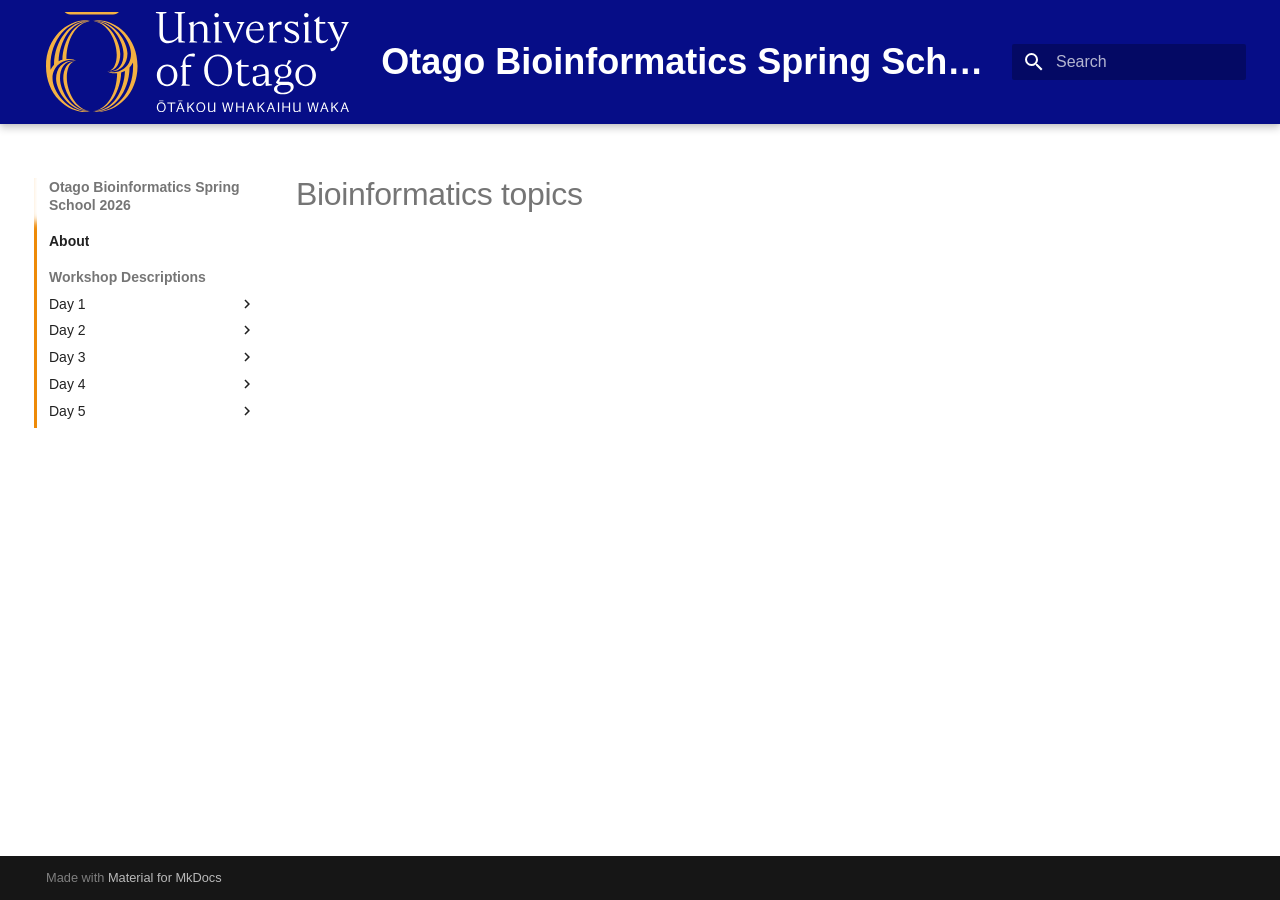
<file: _includes/bioinformatics_topics/index.html>
<!doctype html>
<html lang="en" class="no-js">
  <head>
    
      <meta charset="utf-8">
      <meta name="viewport" content="width=device-width,initial-scale=1">
      
      
      
      
      
      
        
      
      
      <link rel="icon" href="../../assets/images/uoo-favicon-32x32.png">
      <meta name="generator" content="mkdocs-1.6.1, mkdocs-material-9.8.1">
    
    
      
        <title>Bioinformatics topics - Otago Bioinformatics Spring School 2026</title>
      
    
    
      <link rel="stylesheet" href="../../assets/stylesheets/main.57a0d79d.min.css">
      
      


    
    
      
    
    
      
        
        
        <link rel="preconnect" href="https://fonts.gstatic.com" crossorigin>
        <link rel="stylesheet" href="https://fonts.googleapis.com/css?family=wickliffe-sans:300,300i,400,400i,700,700i%7CRoboto+Mono:400,400i,700,700i&display=fallback">
        <style>:root{--md-text-font:"wickliffe-sans";--md-code-font:"Roboto Mono"}</style>
      
    
    
      <link rel="stylesheet" href="../../assets/stylesheets/extra.css">
    
    <script>__md_scope=new URL("../..",location),__md_hash=e=>[...e].reduce(((e,_)=>(e<<5)-e+_.charCodeAt(0)),0),__md_get=(e,_=localStorage,t=__md_scope)=>JSON.parse(_.getItem(t.pathname+"."+e)),__md_set=(e,_,t=localStorage,a=__md_scope)=>{try{t.setItem(a.pathname+"."+e,JSON.stringify(_))}catch(e){}}</script>
    
      

    
    
  </head>
  
  
    <body dir="ltr">
  
    
    <input class="md-toggle" data-md-toggle="drawer" type="checkbox" id="__drawer" autocomplete="off">
    <input class="md-toggle" data-md-toggle="search" type="checkbox" id="__search" autocomplete="off">
    <label class="md-overlay" for="__drawer"></label>
    <div data-md-component="skip">
      
    </div>
    <div data-md-component="announce">
      
    </div>
    
    
      

  

<header class="md-header md-header--shadow" data-md-component="header">
  <nav class="md-header__inner md-grid" aria-label="Header">
    <a href="https://www.otago.ac.nz" title="Otago Bioinformatics Spring School 2026" class="md-header__button md-logo" aria-label="Otago Bioinformatics Spring School 2026" data-md-component="logo">
      
  <img src="../../assets/images/UoO_Logo_RGB_Horz_Gold-REV.svg" alt="logo">

    </a>
    <label class="md-header__button md-icon" for="__drawer">
      
      <svg xmlns="http://www.w3.org/2000/svg" viewBox="0 0 24 24"><path d="M3 6h18v2H3zm0 5h18v2H3zm0 5h18v2H3z"/></svg>
    </label>
    <div class="md-header__title" data-md-component="header-title">
      <div class="md-header__ellipsis">
        <div class="md-header__topic">
          <span class="md-ellipsis">
            Otago Bioinformatics Spring School 2026
          </span>
        </div>
        <div class="md-header__topic" data-md-component="header-topic">
          <span class="md-ellipsis">
            
              Bioinformatics topics
            
          </span>
        </div>
      </div>
    </div>
    
    
      <script>var palette=__md_get("__palette");if(palette&&palette.color){if("(prefers-color-scheme)"===palette.color.media){var media=matchMedia("(prefers-color-scheme: light)"),input=document.querySelector(media.matches?"[data-md-color-media='(prefers-color-scheme: light)']":"[data-md-color-media='(prefers-color-scheme: dark)']");palette.color.media=input.getAttribute("data-md-color-media"),palette.color.scheme=input.getAttribute("data-md-color-scheme"),palette.color.primary=input.getAttribute("data-md-color-primary"),palette.color.accent=input.getAttribute("data-md-color-accent")}for(var[key,value]of Object.entries(palette.color))document.body.setAttribute("data-md-color-"+key,value)}</script>
    
    
    
      
      
        <label class="md-header__button md-icon" for="__search">
          
          <svg xmlns="http://www.w3.org/2000/svg" viewBox="0 0 24 24"><path d="M9.5 3A6.5 6.5 0 0 1 16 9.5c0 1.61-.59 3.09-1.56 4.23l.27.27h.79l5 5-1.5 1.5-5-5v-.79l-.27-.27A6.52 6.52 0 0 1 9.5 16 6.5 6.5 0 0 1 3 9.5 6.5 6.5 0 0 1 9.5 3m0 2C7 5 5 7 5 9.5S7 14 9.5 14 14 12 14 9.5 12 5 9.5 5"/></svg>
        </label>
        <div class="md-search" data-md-component="search" role="dialog">
  <label class="md-search__overlay" for="__search"></label>
  <div class="md-search__inner" role="search">
    <form class="md-search__form" name="search">
      <input type="text" class="md-search__input" name="query" aria-label="Search" placeholder="Search" autocapitalize="off" autocorrect="off" autocomplete="off" spellcheck="false" data-md-component="search-query" required>
      <label class="md-search__icon md-icon" for="__search">
        
        <svg xmlns="http://www.w3.org/2000/svg" viewBox="0 0 24 24"><path d="M9.5 3A6.5 6.5 0 0 1 16 9.5c0 1.61-.59 3.09-1.56 4.23l.27.27h.79l5 5-1.5 1.5-5-5v-.79l-.27-.27A6.52 6.52 0 0 1 9.5 16 6.5 6.5 0 0 1 3 9.5 6.5 6.5 0 0 1 9.5 3m0 2C7 5 5 7 5 9.5S7 14 9.5 14 14 12 14 9.5 12 5 9.5 5"/></svg>
        
        <svg xmlns="http://www.w3.org/2000/svg" viewBox="0 0 24 24"><path d="M20 11v2H8l5.5 5.5-1.42 1.42L4.16 12l7.92-7.92L13.5 5.5 8 11z"/></svg>
      </label>
      <nav class="md-search__options" aria-label="Search">
        
        <button type="reset" class="md-search__icon md-icon" title="Clear" aria-label="Clear" tabindex="-1">
          
          <svg xmlns="http://www.w3.org/2000/svg" viewBox="0 0 24 24"><path d="M19 6.41 17.59 5 12 10.59 6.41 5 5 6.41 10.59 12 5 17.59 6.41 19 12 13.41 17.59 19 19 17.59 13.41 12z"/></svg>
        </button>
      </nav>
      
    </form>
    <div class="md-search__output">
      <div class="md-search__scrollwrap" tabindex="0" data-md-scrollfix>
        <div class="md-search-result" data-md-component="search-result">
          <div class="md-search-result__meta">
            Initializing search
          </div>
          <ol class="md-search-result__list" role="presentation"></ol>
        </div>
      </div>
    </div>
  </div>
</div>
      
    
    
  </nav>
  
</header>
    
    <div class="md-container" data-md-component="container">
      
      
        
          
        
      
      <main class="md-main" data-md-component="main">
        <div class="md-main__inner md-grid">
          
            
              
              <div class="md-sidebar md-sidebar--primary" data-md-component="sidebar" data-md-type="navigation" >
                <div class="md-sidebar__scrollwrap">
                  <div class="md-sidebar__inner">
                    



<nav class="md-nav md-nav--primary" aria-label="Navigation" data-md-level="0">
  <label class="md-nav__title" for="__drawer">
    <a href="https://www.otago.ac.nz" title="Otago Bioinformatics Spring School 2026" class="md-nav__button md-logo" aria-label="Otago Bioinformatics Spring School 2026" data-md-component="logo">
      
  <img src="../../assets/images/UoO_Logo_RGB_Horz_Gold-REV.svg" alt="logo">

    </a>
    Otago Bioinformatics Spring School 2026
  </label>
  
  <ul class="md-nav__list" data-md-scrollfix>
    
      
      
  
  
  
  
    
    
      
        
          
        
      
    
    
    
      
        
        
      
    
    
    <li class="md-nav__item md-nav__item--section md-nav__item--nested">
      
        
        
        <input class="md-nav__toggle md-toggle " type="checkbox" id="__nav_1" >
        
          
          <div class="md-nav__link md-nav__container">
            <a href="../.." class="md-nav__link ">
              
  
  
  <span class="md-ellipsis">
    
  
    About
  

    
  </span>
  
  

            </a>
            
          </div>
        
        <nav class="md-nav" data-md-level="1" aria-labelledby="__nav_1_label" aria-expanded="false">
          <label class="md-nav__title" for="__nav_1">
            <span class="md-nav__icon md-icon"></span>
            
  
    About
  

          </label>
          <ul class="md-nav__list" data-md-scrollfix>
            
              
            
          </ul>
        </nav>
      
    </li>
  

    
      
      
  
  
  
  
    
    
      
        
      
        
      
        
      
        
      
        
      
    
    
    
      
        
        
      
    
    
    <li class="md-nav__item md-nav__item--section md-nav__item--nested">
      
        
        
        <input class="md-nav__toggle md-toggle " type="checkbox" id="__nav_2" >
        
          
          <label class="md-nav__link" for="__nav_2" id="__nav_2_label" tabindex="">
            
  
  
  <span class="md-ellipsis">
    
  
    Workshop Descriptions
  

    
  </span>
  
  

            <span class="md-nav__icon md-icon"></span>
          </label>
        
        <nav class="md-nav" data-md-level="1" aria-labelledby="__nav_2_label" aria-expanded="false">
          <label class="md-nav__title" for="__nav_2">
            <span class="md-nav__icon md-icon"></span>
            
  
    Workshop Descriptions
  

          </label>
          <ul class="md-nav__list" data-md-scrollfix>
            
              
                
  
  
  
  
    
    
      
        
      
        
      
    
    
    
      
    
    
    <li class="md-nav__item md-nav__item--nested">
      
        
        
        <input class="md-nav__toggle md-toggle " type="checkbox" id="__nav_2_1" >
        
          
          <label class="md-nav__link" for="__nav_2_1" id="__nav_2_1_label" tabindex="0">
            
  
  
  <span class="md-ellipsis">
    
  
    Day 1
  

    
  </span>
  
  

            <span class="md-nav__icon md-icon"></span>
          </label>
        
        <nav class="md-nav" data-md-level="2" aria-labelledby="__nav_2_1_label" aria-expanded="false">
          <label class="md-nav__title" for="__nav_2_1">
            <span class="md-nav__icon md-icon"></span>
            
  
    Day 1
  

          </label>
          <ul class="md-nav__list" data-md-scrollfix>
            
              
                
  
  
  
  
    <li class="md-nav__item">
      <a href="../../Workshop_Descriptions/hpc/" class="md-nav__link">
        
  
  
  <span class="md-ellipsis">
    
  
    Introduction to an HPC Environment
  

    
  </span>
  
  

      </a>
    </li>
  

              
            
              
                
  
  
  
  
    <li class="md-nav__item">
      <a href="../../Workshop_Descriptions/bash/" class="md-nav__link">
        
  
  
  <span class="md-ellipsis">
    
  
    Introduction to the Unix Shell
  

    
  </span>
  
  

      </a>
    </li>
  

              
            
          </ul>
        </nav>
      
    </li>
  

              
            
              
                
  
  
  
  
    
    
      
        
      
    
    
    
      
    
    
    <li class="md-nav__item md-nav__item--nested">
      
        
        
        <input class="md-nav__toggle md-toggle " type="checkbox" id="__nav_2_2" >
        
          
          <label class="md-nav__link" for="__nav_2_2" id="__nav_2_2_label" tabindex="0">
            
  
  
  <span class="md-ellipsis">
    
  
    Day 2
  

    
  </span>
  
  

            <span class="md-nav__icon md-icon"></span>
          </label>
        
        <nav class="md-nav" data-md-level="2" aria-labelledby="__nav_2_2_label" aria-expanded="false">
          <label class="md-nav__title" for="__nav_2_2">
            <span class="md-nav__icon md-icon"></span>
            
  
    Day 2
  

          </label>
          <ul class="md-nav__list" data-md-scrollfix>
            
              
                
  
  
  
  
    <li class="md-nav__item">
      <a href="../../Workshop_Descriptions/gdc/" class="md-nav__link">
        
  
  
  <span class="md-ellipsis">
    
  
    Introduction to Genomic Variant Calling
  

    
  </span>
  
  

      </a>
    </li>
  

              
            
          </ul>
        </nav>
      
    </li>
  

              
            
              
                
  
  
  
  
    
    
      
        
      
        
      
    
    
    
      
    
    
    <li class="md-nav__item md-nav__item--nested">
      
        
        
        <input class="md-nav__toggle md-toggle " type="checkbox" id="__nav_2_3" >
        
          
          <label class="md-nav__link" for="__nav_2_3" id="__nav_2_3_label" tabindex="0">
            
  
  
  <span class="md-ellipsis">
    
  
    Day 3
  

    
  </span>
  
  

            <span class="md-nav__icon md-icon"></span>
          </label>
        
        <nav class="md-nav" data-md-level="2" aria-labelledby="__nav_2_3_label" aria-expanded="false">
          <label class="md-nav__title" for="__nav_2_3">
            <span class="md-nav__icon md-icon"></span>
            
  
    Day 3
  

          </label>
          <ul class="md-nav__list" data-md-scrollfix>
            
              
                
  
  
  
  
    <li class="md-nav__item">
      <a href="../../Workshop_Descriptions/ga/" class="md-nav__link">
        
  
  
  <span class="md-ellipsis">
    
  
    Introduction to Genome Assembly
  

    
  </span>
  
  

      </a>
    </li>
  

              
            
              
                
  
  
  
  
    <li class="md-nav__item">
      <a href="../../Workshop_Descriptions/r/" class="md-nav__link">
        
  
  
  <span class="md-ellipsis">
    
  
    Plotting and data manipulation in R
  

    
  </span>
  
  

      </a>
    </li>
  

              
            
          </ul>
        </nav>
      
    </li>
  

              
            
              
                
  
  
  
  
    
    
      
        
      
    
    
    
      
    
    
    <li class="md-nav__item md-nav__item--nested">
      
        
        
        <input class="md-nav__toggle md-toggle " type="checkbox" id="__nav_2_4" >
        
          
          <label class="md-nav__link" for="__nav_2_4" id="__nav_2_4_label" tabindex="0">
            
  
  
  <span class="md-ellipsis">
    
  
    Day 4
  

    
  </span>
  
  

            <span class="md-nav__icon md-icon"></span>
          </label>
        
        <nav class="md-nav" data-md-level="2" aria-labelledby="__nav_2_4_label" aria-expanded="false">
          <label class="md-nav__title" for="__nav_2_4">
            <span class="md-nav__icon md-icon"></span>
            
  
    Day 4
  

          </label>
          <ul class="md-nav__list" data-md-scrollfix>
            
              
                
  
  
  
  
    <li class="md-nav__item">
      <a href="../../Workshop_Descriptions/rna/" class="md-nav__link">
        
  
  
  <span class="md-ellipsis">
    
  
    Introduction to RNAseq
  

    
  </span>
  
  

      </a>
    </li>
  

              
            
          </ul>
        </nav>
      
    </li>
  

              
            
              
                
  
  
  
  
    
    
      
        
      
        
      
    
    
    
      
    
    
    <li class="md-nav__item md-nav__item--nested">
      
        
        
        <input class="md-nav__toggle md-toggle " type="checkbox" id="__nav_2_5" >
        
          
          <label class="md-nav__link" for="__nav_2_5" id="__nav_2_5_label" tabindex="0">
            
  
  
  <span class="md-ellipsis">
    
  
    Day 5
  

    
  </span>
  
  

            <span class="md-nav__icon md-icon"></span>
          </label>
        
        <nav class="md-nav" data-md-level="2" aria-labelledby="__nav_2_5_label" aria-expanded="false">
          <label class="md-nav__title" for="__nav_2_5">
            <span class="md-nav__icon md-icon"></span>
            
  
    Day 5
  

          </label>
          <ul class="md-nav__list" data-md-scrollfix>
            
              
                
  
  
  
  
    <li class="md-nav__item">
      <a href="../../Workshop_Descriptions/nanopore/" class="md-nav__link">
        
  
  
  <span class="md-ellipsis">
    
  
    Nanopore
  

    
  </span>
  
  

      </a>
    </li>
  

              
            
              
                
  
  
  
  
    <li class="md-nav__item">
      <a href="../../Workshop_Descriptions/git/" class="md-nav__link">
        
  
  
  <span class="md-ellipsis">
    
  
    Git
  

    
  </span>
  
  

      </a>
    </li>
  

              
            
          </ul>
        </nav>
      
    </li>
  

              
            
          </ul>
        </nav>
      
    </li>
  

    
  </ul>
</nav>
                  </div>
                </div>
              </div>
            
            
              
              <div class="md-sidebar md-sidebar--secondary" data-md-component="sidebar" data-md-type="toc" >
                <div class="md-sidebar__scrollwrap">
                  <div class="md-sidebar__inner">
                    

<nav class="md-nav md-nav--secondary" aria-label="Table of contents">
  
  
  
  
</nav>
                  </div>
                </div>
              </div>
            
          
          
            <div class="md-content" data-md-component="content">
              
                




              
              <article class="md-content__inner md-typeset">
                
                  



  <h1>Bioinformatics topics</h1>














                
              </article>
            </div>
          
          
<script>var target=document.getElementById(location.hash.slice(1));target&&target.name&&(target.checked=target.name.startsWith("__tabbed_"))</script>
        </div>
        
      </main>
      
        <footer class="md-footer">
  
  <div class="md-footer-meta md-typeset">
    <div class="md-footer-meta__inner md-grid">
      <div class="md-copyright">
  
  
    Made with
    <a href="https://squidfunk.github.io/mkdocs-material/" target="_blank" rel="noopener">
      Material for MkDocs
    </a>
  
</div>
      
    </div>
  </div>
</footer>
      
    </div>
    <div class="md-dialog" data-md-component="dialog">
      <div class="md-dialog__inner md-typeset"></div>
    </div>
    
    
    
      
      
      <script id="__config" type="application/json">{"annotate": null, "base": "../..", "features": ["navigation.instant", "navigation.tracking", "navigation.sections", "navigation.path", "navigation.indexes", "toc.follow"], "search": "../../assets/javascripts/workers/search.a7633da7.min.js", "tags": null, "translations": {"clipboard.copied": "Copied to clipboard", "clipboard.copy": "Copy to clipboard", "search.result.more.one": "1 more on this page", "search.result.more.other": "# more on this page", "search.result.none": "No matching documents", "search.result.one": "1 matching document", "search.result.other": "# matching documents", "search.result.placeholder": "Type to start searching", "search.result.term.missing": "Missing", "select.version": "Select version"}, "version": null}</script>
    
    
      <script src="../../assets/javascripts/bundle.a5f9d56c.min.js"></script>
      
    
  </body>
</html>
</file>
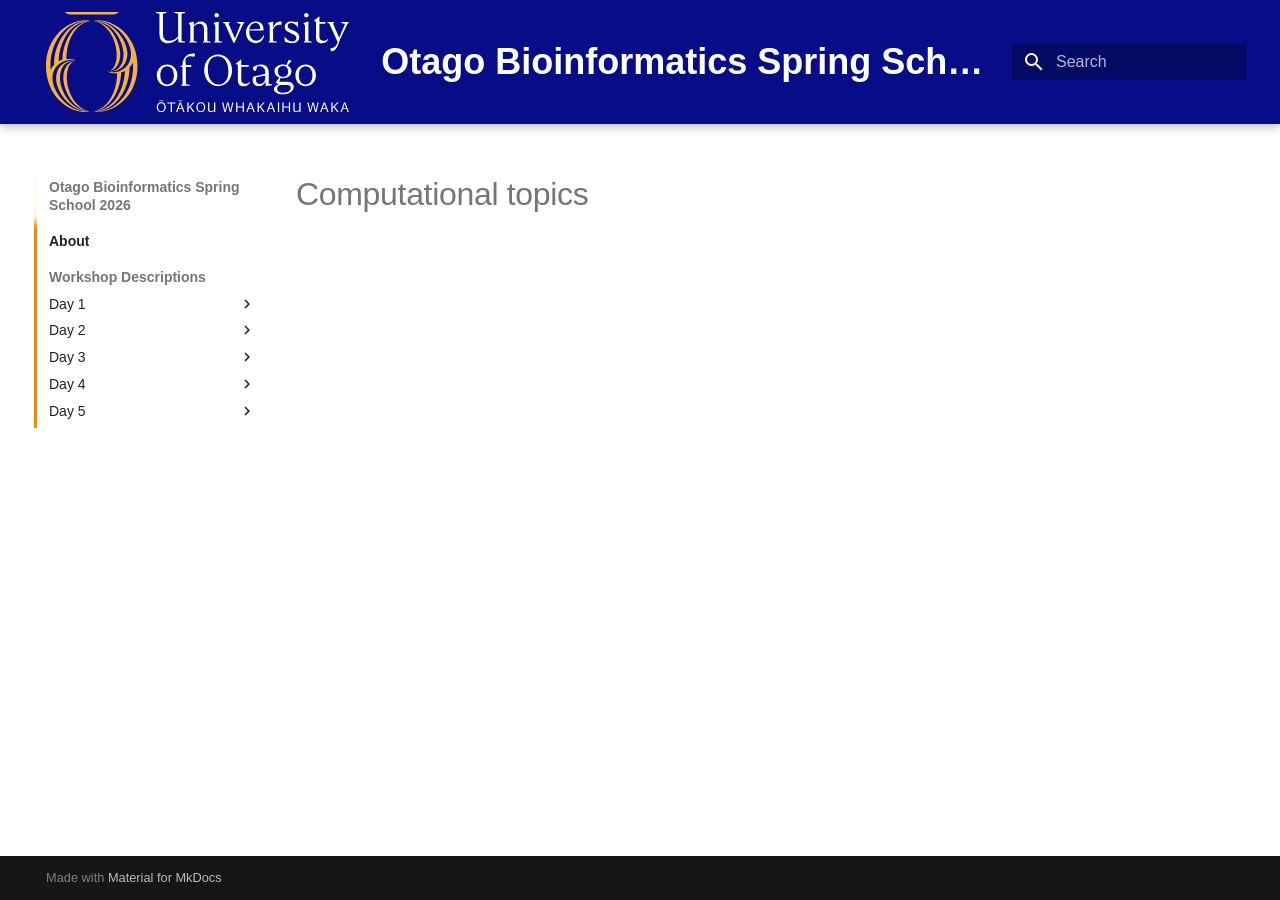
<file: _includes/computational_topics/index.html>
<!doctype html>
<html lang="en" class="no-js">
  <head>
    
      <meta charset="utf-8">
      <meta name="viewport" content="width=device-width,initial-scale=1">
      
      
      
      
      
      
        
      
      
      <link rel="icon" href="../../assets/images/uoo-favicon-32x32.png">
      <meta name="generator" content="mkdocs-1.6.1, mkdocs-material-9.8.1">
    
    
      
        <title>Computational topics - Otago Bioinformatics Spring School 2026</title>
      
    
    
      <link rel="stylesheet" href="../../assets/stylesheets/main.57a0d79d.min.css">
      
      


    
    
      
    
    
      
        
        
        <link rel="preconnect" href="https://fonts.gstatic.com" crossorigin>
        <link rel="stylesheet" href="https://fonts.googleapis.com/css?family=wickliffe-sans:300,300i,400,400i,700,700i%7CRoboto+Mono:400,400i,700,700i&display=fallback">
        <style>:root{--md-text-font:"wickliffe-sans";--md-code-font:"Roboto Mono"}</style>
      
    
    
      <link rel="stylesheet" href="../../assets/stylesheets/extra.css">
    
    <script>__md_scope=new URL("../..",location),__md_hash=e=>[...e].reduce(((e,_)=>(e<<5)-e+_.charCodeAt(0)),0),__md_get=(e,_=localStorage,t=__md_scope)=>JSON.parse(_.getItem(t.pathname+"."+e)),__md_set=(e,_,t=localStorage,a=__md_scope)=>{try{t.setItem(a.pathname+"."+e,JSON.stringify(_))}catch(e){}}</script>
    
      

    
    
  </head>
  
  
    <body dir="ltr">
  
    
    <input class="md-toggle" data-md-toggle="drawer" type="checkbox" id="__drawer" autocomplete="off">
    <input class="md-toggle" data-md-toggle="search" type="checkbox" id="__search" autocomplete="off">
    <label class="md-overlay" for="__drawer"></label>
    <div data-md-component="skip">
      
    </div>
    <div data-md-component="announce">
      
    </div>
    
    
      

  

<header class="md-header md-header--shadow" data-md-component="header">
  <nav class="md-header__inner md-grid" aria-label="Header">
    <a href="https://www.otago.ac.nz" title="Otago Bioinformatics Spring School 2026" class="md-header__button md-logo" aria-label="Otago Bioinformatics Spring School 2026" data-md-component="logo">
      
  <img src="../../assets/images/UoO_Logo_RGB_Horz_Gold-REV.svg" alt="logo">

    </a>
    <label class="md-header__button md-icon" for="__drawer">
      
      <svg xmlns="http://www.w3.org/2000/svg" viewBox="0 0 24 24"><path d="M3 6h18v2H3zm0 5h18v2H3zm0 5h18v2H3z"/></svg>
    </label>
    <div class="md-header__title" data-md-component="header-title">
      <div class="md-header__ellipsis">
        <div class="md-header__topic">
          <span class="md-ellipsis">
            Otago Bioinformatics Spring School 2026
          </span>
        </div>
        <div class="md-header__topic" data-md-component="header-topic">
          <span class="md-ellipsis">
            
              Computational topics
            
          </span>
        </div>
      </div>
    </div>
    
    
      <script>var palette=__md_get("__palette");if(palette&&palette.color){if("(prefers-color-scheme)"===palette.color.media){var media=matchMedia("(prefers-color-scheme: light)"),input=document.querySelector(media.matches?"[data-md-color-media='(prefers-color-scheme: light)']":"[data-md-color-media='(prefers-color-scheme: dark)']");palette.color.media=input.getAttribute("data-md-color-media"),palette.color.scheme=input.getAttribute("data-md-color-scheme"),palette.color.primary=input.getAttribute("data-md-color-primary"),palette.color.accent=input.getAttribute("data-md-color-accent")}for(var[key,value]of Object.entries(palette.color))document.body.setAttribute("data-md-color-"+key,value)}</script>
    
    
    
      
      
        <label class="md-header__button md-icon" for="__search">
          
          <svg xmlns="http://www.w3.org/2000/svg" viewBox="0 0 24 24"><path d="M9.5 3A6.5 6.5 0 0 1 16 9.5c0 1.61-.59 3.09-1.56 4.23l.27.27h.79l5 5-1.5 1.5-5-5v-.79l-.27-.27A6.52 6.52 0 0 1 9.5 16 6.5 6.5 0 0 1 3 9.5 6.5 6.5 0 0 1 9.5 3m0 2C7 5 5 7 5 9.5S7 14 9.5 14 14 12 14 9.5 12 5 9.5 5"/></svg>
        </label>
        <div class="md-search" data-md-component="search" role="dialog">
  <label class="md-search__overlay" for="__search"></label>
  <div class="md-search__inner" role="search">
    <form class="md-search__form" name="search">
      <input type="text" class="md-search__input" name="query" aria-label="Search" placeholder="Search" autocapitalize="off" autocorrect="off" autocomplete="off" spellcheck="false" data-md-component="search-query" required>
      <label class="md-search__icon md-icon" for="__search">
        
        <svg xmlns="http://www.w3.org/2000/svg" viewBox="0 0 24 24"><path d="M9.5 3A6.5 6.5 0 0 1 16 9.5c0 1.61-.59 3.09-1.56 4.23l.27.27h.79l5 5-1.5 1.5-5-5v-.79l-.27-.27A6.52 6.52 0 0 1 9.5 16 6.5 6.5 0 0 1 3 9.5 6.5 6.5 0 0 1 9.5 3m0 2C7 5 5 7 5 9.5S7 14 9.5 14 14 12 14 9.5 12 5 9.5 5"/></svg>
        
        <svg xmlns="http://www.w3.org/2000/svg" viewBox="0 0 24 24"><path d="M20 11v2H8l5.5 5.5-1.42 1.42L4.16 12l7.92-7.92L13.5 5.5 8 11z"/></svg>
      </label>
      <nav class="md-search__options" aria-label="Search">
        
        <button type="reset" class="md-search__icon md-icon" title="Clear" aria-label="Clear" tabindex="-1">
          
          <svg xmlns="http://www.w3.org/2000/svg" viewBox="0 0 24 24"><path d="M19 6.41 17.59 5 12 10.59 6.41 5 5 6.41 10.59 12 5 17.59 6.41 19 12 13.41 17.59 19 19 17.59 13.41 12z"/></svg>
        </button>
      </nav>
      
    </form>
    <div class="md-search__output">
      <div class="md-search__scrollwrap" tabindex="0" data-md-scrollfix>
        <div class="md-search-result" data-md-component="search-result">
          <div class="md-search-result__meta">
            Initializing search
          </div>
          <ol class="md-search-result__list" role="presentation"></ol>
        </div>
      </div>
    </div>
  </div>
</div>
      
    
    
  </nav>
  
</header>
    
    <div class="md-container" data-md-component="container">
      
      
        
          
        
      
      <main class="md-main" data-md-component="main">
        <div class="md-main__inner md-grid">
          
            
              
              <div class="md-sidebar md-sidebar--primary" data-md-component="sidebar" data-md-type="navigation" >
                <div class="md-sidebar__scrollwrap">
                  <div class="md-sidebar__inner">
                    



<nav class="md-nav md-nav--primary" aria-label="Navigation" data-md-level="0">
  <label class="md-nav__title" for="__drawer">
    <a href="https://www.otago.ac.nz" title="Otago Bioinformatics Spring School 2026" class="md-nav__button md-logo" aria-label="Otago Bioinformatics Spring School 2026" data-md-component="logo">
      
  <img src="../../assets/images/UoO_Logo_RGB_Horz_Gold-REV.svg" alt="logo">

    </a>
    Otago Bioinformatics Spring School 2026
  </label>
  
  <ul class="md-nav__list" data-md-scrollfix>
    
      
      
  
  
  
  
    
    
      
        
          
        
      
    
    
    
      
        
        
      
    
    
    <li class="md-nav__item md-nav__item--section md-nav__item--nested">
      
        
        
        <input class="md-nav__toggle md-toggle " type="checkbox" id="__nav_1" >
        
          
          <div class="md-nav__link md-nav__container">
            <a href="../.." class="md-nav__link ">
              
  
  
  <span class="md-ellipsis">
    
  
    About
  

    
  </span>
  
  

            </a>
            
          </div>
        
        <nav class="md-nav" data-md-level="1" aria-labelledby="__nav_1_label" aria-expanded="false">
          <label class="md-nav__title" for="__nav_1">
            <span class="md-nav__icon md-icon"></span>
            
  
    About
  

          </label>
          <ul class="md-nav__list" data-md-scrollfix>
            
              
            
          </ul>
        </nav>
      
    </li>
  

    
      
      
  
  
  
  
    
    
      
        
      
        
      
        
      
        
      
        
      
    
    
    
      
        
        
      
    
    
    <li class="md-nav__item md-nav__item--section md-nav__item--nested">
      
        
        
        <input class="md-nav__toggle md-toggle " type="checkbox" id="__nav_2" >
        
          
          <label class="md-nav__link" for="__nav_2" id="__nav_2_label" tabindex="">
            
  
  
  <span class="md-ellipsis">
    
  
    Workshop Descriptions
  

    
  </span>
  
  

            <span class="md-nav__icon md-icon"></span>
          </label>
        
        <nav class="md-nav" data-md-level="1" aria-labelledby="__nav_2_label" aria-expanded="false">
          <label class="md-nav__title" for="__nav_2">
            <span class="md-nav__icon md-icon"></span>
            
  
    Workshop Descriptions
  

          </label>
          <ul class="md-nav__list" data-md-scrollfix>
            
              
                
  
  
  
  
    
    
      
        
      
        
      
    
    
    
      
    
    
    <li class="md-nav__item md-nav__item--nested">
      
        
        
        <input class="md-nav__toggle md-toggle " type="checkbox" id="__nav_2_1" >
        
          
          <label class="md-nav__link" for="__nav_2_1" id="__nav_2_1_label" tabindex="0">
            
  
  
  <span class="md-ellipsis">
    
  
    Day 1
  

    
  </span>
  
  

            <span class="md-nav__icon md-icon"></span>
          </label>
        
        <nav class="md-nav" data-md-level="2" aria-labelledby="__nav_2_1_label" aria-expanded="false">
          <label class="md-nav__title" for="__nav_2_1">
            <span class="md-nav__icon md-icon"></span>
            
  
    Day 1
  

          </label>
          <ul class="md-nav__list" data-md-scrollfix>
            
              
                
  
  
  
  
    <li class="md-nav__item">
      <a href="../../Workshop_Descriptions/hpc/" class="md-nav__link">
        
  
  
  <span class="md-ellipsis">
    
  
    Introduction to an HPC Environment
  

    
  </span>
  
  

      </a>
    </li>
  

              
            
              
                
  
  
  
  
    <li class="md-nav__item">
      <a href="../../Workshop_Descriptions/bash/" class="md-nav__link">
        
  
  
  <span class="md-ellipsis">
    
  
    Introduction to the Unix Shell
  

    
  </span>
  
  

      </a>
    </li>
  

              
            
          </ul>
        </nav>
      
    </li>
  

              
            
              
                
  
  
  
  
    
    
      
        
      
    
    
    
      
    
    
    <li class="md-nav__item md-nav__item--nested">
      
        
        
        <input class="md-nav__toggle md-toggle " type="checkbox" id="__nav_2_2" >
        
          
          <label class="md-nav__link" for="__nav_2_2" id="__nav_2_2_label" tabindex="0">
            
  
  
  <span class="md-ellipsis">
    
  
    Day 2
  

    
  </span>
  
  

            <span class="md-nav__icon md-icon"></span>
          </label>
        
        <nav class="md-nav" data-md-level="2" aria-labelledby="__nav_2_2_label" aria-expanded="false">
          <label class="md-nav__title" for="__nav_2_2">
            <span class="md-nav__icon md-icon"></span>
            
  
    Day 2
  

          </label>
          <ul class="md-nav__list" data-md-scrollfix>
            
              
                
  
  
  
  
    <li class="md-nav__item">
      <a href="../../Workshop_Descriptions/gdc/" class="md-nav__link">
        
  
  
  <span class="md-ellipsis">
    
  
    Introduction to Genomic Variant Calling
  

    
  </span>
  
  

      </a>
    </li>
  

              
            
          </ul>
        </nav>
      
    </li>
  

              
            
              
                
  
  
  
  
    
    
      
        
      
        
      
    
    
    
      
    
    
    <li class="md-nav__item md-nav__item--nested">
      
        
        
        <input class="md-nav__toggle md-toggle " type="checkbox" id="__nav_2_3" >
        
          
          <label class="md-nav__link" for="__nav_2_3" id="__nav_2_3_label" tabindex="0">
            
  
  
  <span class="md-ellipsis">
    
  
    Day 3
  

    
  </span>
  
  

            <span class="md-nav__icon md-icon"></span>
          </label>
        
        <nav class="md-nav" data-md-level="2" aria-labelledby="__nav_2_3_label" aria-expanded="false">
          <label class="md-nav__title" for="__nav_2_3">
            <span class="md-nav__icon md-icon"></span>
            
  
    Day 3
  

          </label>
          <ul class="md-nav__list" data-md-scrollfix>
            
              
                
  
  
  
  
    <li class="md-nav__item">
      <a href="../../Workshop_Descriptions/ga/" class="md-nav__link">
        
  
  
  <span class="md-ellipsis">
    
  
    Introduction to Genome Assembly
  

    
  </span>
  
  

      </a>
    </li>
  

              
            
              
                
  
  
  
  
    <li class="md-nav__item">
      <a href="../../Workshop_Descriptions/r/" class="md-nav__link">
        
  
  
  <span class="md-ellipsis">
    
  
    Plotting and data manipulation in R
  

    
  </span>
  
  

      </a>
    </li>
  

              
            
          </ul>
        </nav>
      
    </li>
  

              
            
              
                
  
  
  
  
    
    
      
        
      
    
    
    
      
    
    
    <li class="md-nav__item md-nav__item--nested">
      
        
        
        <input class="md-nav__toggle md-toggle " type="checkbox" id="__nav_2_4" >
        
          
          <label class="md-nav__link" for="__nav_2_4" id="__nav_2_4_label" tabindex="0">
            
  
  
  <span class="md-ellipsis">
    
  
    Day 4
  

    
  </span>
  
  

            <span class="md-nav__icon md-icon"></span>
          </label>
        
        <nav class="md-nav" data-md-level="2" aria-labelledby="__nav_2_4_label" aria-expanded="false">
          <label class="md-nav__title" for="__nav_2_4">
            <span class="md-nav__icon md-icon"></span>
            
  
    Day 4
  

          </label>
          <ul class="md-nav__list" data-md-scrollfix>
            
              
                
  
  
  
  
    <li class="md-nav__item">
      <a href="../../Workshop_Descriptions/rna/" class="md-nav__link">
        
  
  
  <span class="md-ellipsis">
    
  
    Introduction to RNAseq
  

    
  </span>
  
  

      </a>
    </li>
  

              
            
          </ul>
        </nav>
      
    </li>
  

              
            
              
                
  
  
  
  
    
    
      
        
      
        
      
    
    
    
      
    
    
    <li class="md-nav__item md-nav__item--nested">
      
        
        
        <input class="md-nav__toggle md-toggle " type="checkbox" id="__nav_2_5" >
        
          
          <label class="md-nav__link" for="__nav_2_5" id="__nav_2_5_label" tabindex="0">
            
  
  
  <span class="md-ellipsis">
    
  
    Day 5
  

    
  </span>
  
  

            <span class="md-nav__icon md-icon"></span>
          </label>
        
        <nav class="md-nav" data-md-level="2" aria-labelledby="__nav_2_5_label" aria-expanded="false">
          <label class="md-nav__title" for="__nav_2_5">
            <span class="md-nav__icon md-icon"></span>
            
  
    Day 5
  

          </label>
          <ul class="md-nav__list" data-md-scrollfix>
            
              
                
  
  
  
  
    <li class="md-nav__item">
      <a href="../../Workshop_Descriptions/nanopore/" class="md-nav__link">
        
  
  
  <span class="md-ellipsis">
    
  
    Nanopore
  

    
  </span>
  
  

      </a>
    </li>
  

              
            
              
                
  
  
  
  
    <li class="md-nav__item">
      <a href="../../Workshop_Descriptions/git/" class="md-nav__link">
        
  
  
  <span class="md-ellipsis">
    
  
    Git
  

    
  </span>
  
  

      </a>
    </li>
  

              
            
          </ul>
        </nav>
      
    </li>
  

              
            
          </ul>
        </nav>
      
    </li>
  

    
  </ul>
</nav>
                  </div>
                </div>
              </div>
            
            
              
              <div class="md-sidebar md-sidebar--secondary" data-md-component="sidebar" data-md-type="toc" >
                <div class="md-sidebar__scrollwrap">
                  <div class="md-sidebar__inner">
                    

<nav class="md-nav md-nav--secondary" aria-label="Table of contents">
  
  
  
  
</nav>
                  </div>
                </div>
              </div>
            
          
          
            <div class="md-content" data-md-component="content">
              
                




              
              <article class="md-content__inner md-typeset">
                
                  



  <h1>Computational topics</h1>














                
              </article>
            </div>
          
          
<script>var target=document.getElementById(location.hash.slice(1));target&&target.name&&(target.checked=target.name.startsWith("__tabbed_"))</script>
        </div>
        
      </main>
      
        <footer class="md-footer">
  
  <div class="md-footer-meta md-typeset">
    <div class="md-footer-meta__inner md-grid">
      <div class="md-copyright">
  
  
    Made with
    <a href="https://squidfunk.github.io/mkdocs-material/" target="_blank" rel="noopener">
      Material for MkDocs
    </a>
  
</div>
      
    </div>
  </div>
</footer>
      
    </div>
    <div class="md-dialog" data-md-component="dialog">
      <div class="md-dialog__inner md-typeset"></div>
    </div>
    
    
    
      
      
      <script id="__config" type="application/json">{"annotate": null, "base": "../..", "features": ["navigation.instant", "navigation.tracking", "navigation.sections", "navigation.path", "navigation.indexes", "toc.follow"], "search": "../../assets/javascripts/workers/search.a7633da7.min.js", "tags": null, "translations": {"clipboard.copied": "Copied to clipboard", "clipboard.copy": "Copy to clipboard", "search.result.more.one": "1 more on this page", "search.result.more.other": "# more on this page", "search.result.none": "No matching documents", "search.result.one": "1 matching document", "search.result.other": "# matching documents", "search.result.placeholder": "Type to start searching", "search.result.term.missing": "Missing", "select.version": "Select version"}, "version": null}</script>
    
    
      <script src="../../assets/javascripts/bundle.a5f9d56c.min.js"></script>
      
    
  </body>
</html>
</file>
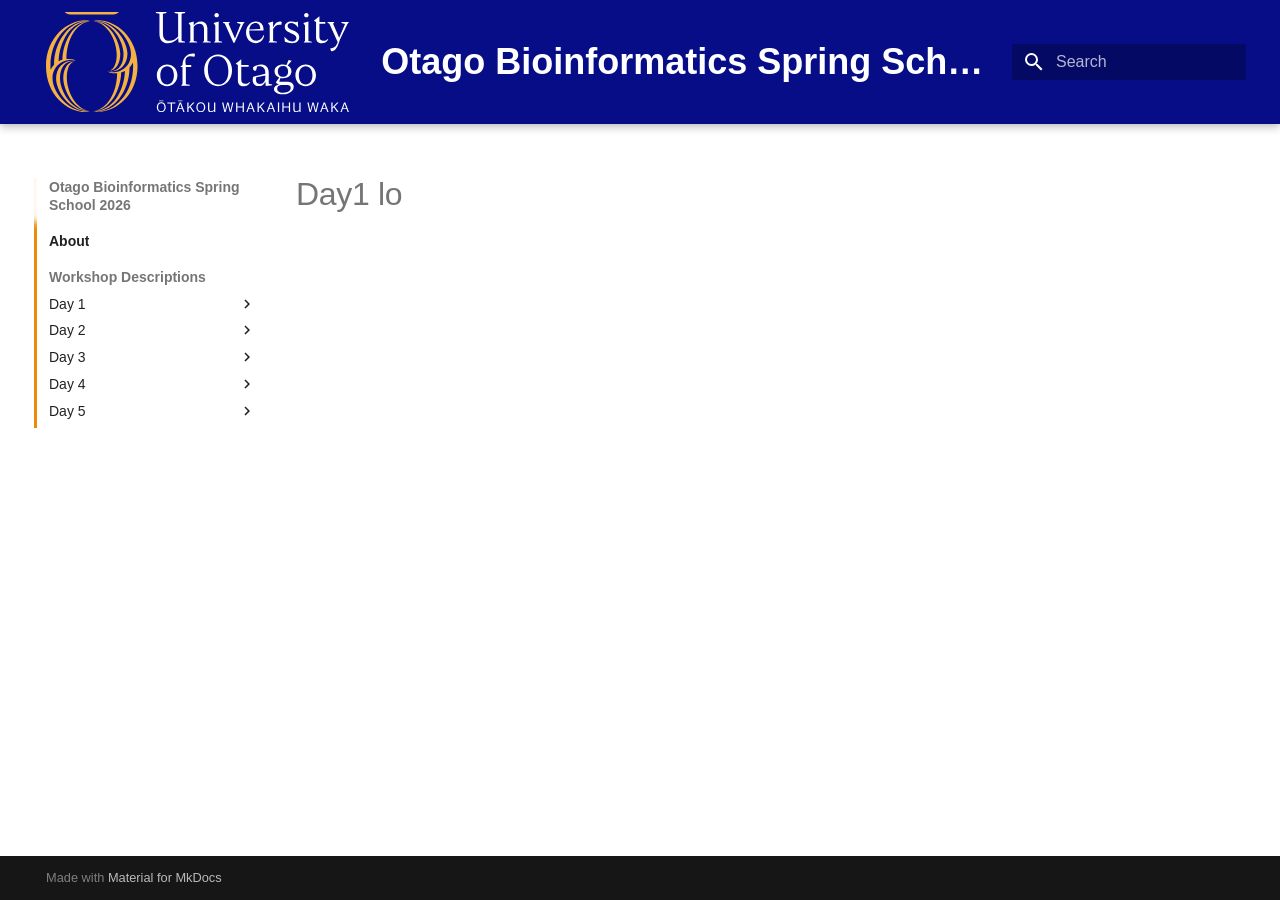
<file: _includes/day1_lo/index.html>
<!doctype html>
<html lang="en" class="no-js">
  <head>
    
      <meta charset="utf-8">
      <meta name="viewport" content="width=device-width,initial-scale=1">
      
      
      
      
      
      
        
      
      
      <link rel="icon" href="../../assets/images/uoo-favicon-32x32.png">
      <meta name="generator" content="mkdocs-1.6.1, mkdocs-material-9.8.1">
    
    
      
        <title>Day1 lo - Otago Bioinformatics Spring School 2026</title>
      
    
    
      <link rel="stylesheet" href="../../assets/stylesheets/main.57a0d79d.min.css">
      
      


    
    
      
    
    
      
        
        
        <link rel="preconnect" href="https://fonts.gstatic.com" crossorigin>
        <link rel="stylesheet" href="https://fonts.googleapis.com/css?family=wickliffe-sans:300,300i,400,400i,700,700i%7CRoboto+Mono:400,400i,700,700i&display=fallback">
        <style>:root{--md-text-font:"wickliffe-sans";--md-code-font:"Roboto Mono"}</style>
      
    
    
      <link rel="stylesheet" href="../../assets/stylesheets/extra.css">
    
    <script>__md_scope=new URL("../..",location),__md_hash=e=>[...e].reduce(((e,_)=>(e<<5)-e+_.charCodeAt(0)),0),__md_get=(e,_=localStorage,t=__md_scope)=>JSON.parse(_.getItem(t.pathname+"."+e)),__md_set=(e,_,t=localStorage,a=__md_scope)=>{try{t.setItem(a.pathname+"."+e,JSON.stringify(_))}catch(e){}}</script>
    
      

    
    
  </head>
  
  
    <body dir="ltr">
  
    
    <input class="md-toggle" data-md-toggle="drawer" type="checkbox" id="__drawer" autocomplete="off">
    <input class="md-toggle" data-md-toggle="search" type="checkbox" id="__search" autocomplete="off">
    <label class="md-overlay" for="__drawer"></label>
    <div data-md-component="skip">
      
    </div>
    <div data-md-component="announce">
      
    </div>
    
    
      

  

<header class="md-header md-header--shadow" data-md-component="header">
  <nav class="md-header__inner md-grid" aria-label="Header">
    <a href="https://www.otago.ac.nz" title="Otago Bioinformatics Spring School 2026" class="md-header__button md-logo" aria-label="Otago Bioinformatics Spring School 2026" data-md-component="logo">
      
  <img src="../../assets/images/UoO_Logo_RGB_Horz_Gold-REV.svg" alt="logo">

    </a>
    <label class="md-header__button md-icon" for="__drawer">
      
      <svg xmlns="http://www.w3.org/2000/svg" viewBox="0 0 24 24"><path d="M3 6h18v2H3zm0 5h18v2H3zm0 5h18v2H3z"/></svg>
    </label>
    <div class="md-header__title" data-md-component="header-title">
      <div class="md-header__ellipsis">
        <div class="md-header__topic">
          <span class="md-ellipsis">
            Otago Bioinformatics Spring School 2026
          </span>
        </div>
        <div class="md-header__topic" data-md-component="header-topic">
          <span class="md-ellipsis">
            
              Day1 lo
            
          </span>
        </div>
      </div>
    </div>
    
    
      <script>var palette=__md_get("__palette");if(palette&&palette.color){if("(prefers-color-scheme)"===palette.color.media){var media=matchMedia("(prefers-color-scheme: light)"),input=document.querySelector(media.matches?"[data-md-color-media='(prefers-color-scheme: light)']":"[data-md-color-media='(prefers-color-scheme: dark)']");palette.color.media=input.getAttribute("data-md-color-media"),palette.color.scheme=input.getAttribute("data-md-color-scheme"),palette.color.primary=input.getAttribute("data-md-color-primary"),palette.color.accent=input.getAttribute("data-md-color-accent")}for(var[key,value]of Object.entries(palette.color))document.body.setAttribute("data-md-color-"+key,value)}</script>
    
    
    
      
      
        <label class="md-header__button md-icon" for="__search">
          
          <svg xmlns="http://www.w3.org/2000/svg" viewBox="0 0 24 24"><path d="M9.5 3A6.5 6.5 0 0 1 16 9.5c0 1.61-.59 3.09-1.56 4.23l.27.27h.79l5 5-1.5 1.5-5-5v-.79l-.27-.27A6.52 6.52 0 0 1 9.5 16 6.5 6.5 0 0 1 3 9.5 6.5 6.5 0 0 1 9.5 3m0 2C7 5 5 7 5 9.5S7 14 9.5 14 14 12 14 9.5 12 5 9.5 5"/></svg>
        </label>
        <div class="md-search" data-md-component="search" role="dialog">
  <label class="md-search__overlay" for="__search"></label>
  <div class="md-search__inner" role="search">
    <form class="md-search__form" name="search">
      <input type="text" class="md-search__input" name="query" aria-label="Search" placeholder="Search" autocapitalize="off" autocorrect="off" autocomplete="off" spellcheck="false" data-md-component="search-query" required>
      <label class="md-search__icon md-icon" for="__search">
        
        <svg xmlns="http://www.w3.org/2000/svg" viewBox="0 0 24 24"><path d="M9.5 3A6.5 6.5 0 0 1 16 9.5c0 1.61-.59 3.09-1.56 4.23l.27.27h.79l5 5-1.5 1.5-5-5v-.79l-.27-.27A6.52 6.52 0 0 1 9.5 16 6.5 6.5 0 0 1 3 9.5 6.5 6.5 0 0 1 9.5 3m0 2C7 5 5 7 5 9.5S7 14 9.5 14 14 12 14 9.5 12 5 9.5 5"/></svg>
        
        <svg xmlns="http://www.w3.org/2000/svg" viewBox="0 0 24 24"><path d="M20 11v2H8l5.5 5.5-1.42 1.42L4.16 12l7.92-7.92L13.5 5.5 8 11z"/></svg>
      </label>
      <nav class="md-search__options" aria-label="Search">
        
        <button type="reset" class="md-search__icon md-icon" title="Clear" aria-label="Clear" tabindex="-1">
          
          <svg xmlns="http://www.w3.org/2000/svg" viewBox="0 0 24 24"><path d="M19 6.41 17.59 5 12 10.59 6.41 5 5 6.41 10.59 12 5 17.59 6.41 19 12 13.41 17.59 19 19 17.59 13.41 12z"/></svg>
        </button>
      </nav>
      
    </form>
    <div class="md-search__output">
      <div class="md-search__scrollwrap" tabindex="0" data-md-scrollfix>
        <div class="md-search-result" data-md-component="search-result">
          <div class="md-search-result__meta">
            Initializing search
          </div>
          <ol class="md-search-result__list" role="presentation"></ol>
        </div>
      </div>
    </div>
  </div>
</div>
      
    
    
  </nav>
  
</header>
    
    <div class="md-container" data-md-component="container">
      
      
        
          
        
      
      <main class="md-main" data-md-component="main">
        <div class="md-main__inner md-grid">
          
            
              
              <div class="md-sidebar md-sidebar--primary" data-md-component="sidebar" data-md-type="navigation" >
                <div class="md-sidebar__scrollwrap">
                  <div class="md-sidebar__inner">
                    



<nav class="md-nav md-nav--primary" aria-label="Navigation" data-md-level="0">
  <label class="md-nav__title" for="__drawer">
    <a href="https://www.otago.ac.nz" title="Otago Bioinformatics Spring School 2026" class="md-nav__button md-logo" aria-label="Otago Bioinformatics Spring School 2026" data-md-component="logo">
      
  <img src="../../assets/images/UoO_Logo_RGB_Horz_Gold-REV.svg" alt="logo">

    </a>
    Otago Bioinformatics Spring School 2026
  </label>
  
  <ul class="md-nav__list" data-md-scrollfix>
    
      
      
  
  
  
  
    
    
      
        
          
        
      
    
    
    
      
        
        
      
    
    
    <li class="md-nav__item md-nav__item--section md-nav__item--nested">
      
        
        
        <input class="md-nav__toggle md-toggle " type="checkbox" id="__nav_1" >
        
          
          <div class="md-nav__link md-nav__container">
            <a href="../.." class="md-nav__link ">
              
  
  
  <span class="md-ellipsis">
    
  
    About
  

    
  </span>
  
  

            </a>
            
          </div>
        
        <nav class="md-nav" data-md-level="1" aria-labelledby="__nav_1_label" aria-expanded="false">
          <label class="md-nav__title" for="__nav_1">
            <span class="md-nav__icon md-icon"></span>
            
  
    About
  

          </label>
          <ul class="md-nav__list" data-md-scrollfix>
            
              
            
          </ul>
        </nav>
      
    </li>
  

    
      
      
  
  
  
  
    
    
      
        
      
        
      
        
      
        
      
        
      
    
    
    
      
        
        
      
    
    
    <li class="md-nav__item md-nav__item--section md-nav__item--nested">
      
        
        
        <input class="md-nav__toggle md-toggle " type="checkbox" id="__nav_2" >
        
          
          <label class="md-nav__link" for="__nav_2" id="__nav_2_label" tabindex="">
            
  
  
  <span class="md-ellipsis">
    
  
    Workshop Descriptions
  

    
  </span>
  
  

            <span class="md-nav__icon md-icon"></span>
          </label>
        
        <nav class="md-nav" data-md-level="1" aria-labelledby="__nav_2_label" aria-expanded="false">
          <label class="md-nav__title" for="__nav_2">
            <span class="md-nav__icon md-icon"></span>
            
  
    Workshop Descriptions
  

          </label>
          <ul class="md-nav__list" data-md-scrollfix>
            
              
                
  
  
  
  
    
    
      
        
      
        
      
    
    
    
      
    
    
    <li class="md-nav__item md-nav__item--nested">
      
        
        
        <input class="md-nav__toggle md-toggle " type="checkbox" id="__nav_2_1" >
        
          
          <label class="md-nav__link" for="__nav_2_1" id="__nav_2_1_label" tabindex="0">
            
  
  
  <span class="md-ellipsis">
    
  
    Day 1
  

    
  </span>
  
  

            <span class="md-nav__icon md-icon"></span>
          </label>
        
        <nav class="md-nav" data-md-level="2" aria-labelledby="__nav_2_1_label" aria-expanded="false">
          <label class="md-nav__title" for="__nav_2_1">
            <span class="md-nav__icon md-icon"></span>
            
  
    Day 1
  

          </label>
          <ul class="md-nav__list" data-md-scrollfix>
            
              
                
  
  
  
  
    <li class="md-nav__item">
      <a href="../../Workshop_Descriptions/hpc/" class="md-nav__link">
        
  
  
  <span class="md-ellipsis">
    
  
    Introduction to an HPC Environment
  

    
  </span>
  
  

      </a>
    </li>
  

              
            
              
                
  
  
  
  
    <li class="md-nav__item">
      <a href="../../Workshop_Descriptions/bash/" class="md-nav__link">
        
  
  
  <span class="md-ellipsis">
    
  
    Introduction to the Unix Shell
  

    
  </span>
  
  

      </a>
    </li>
  

              
            
          </ul>
        </nav>
      
    </li>
  

              
            
              
                
  
  
  
  
    
    
      
        
      
    
    
    
      
    
    
    <li class="md-nav__item md-nav__item--nested">
      
        
        
        <input class="md-nav__toggle md-toggle " type="checkbox" id="__nav_2_2" >
        
          
          <label class="md-nav__link" for="__nav_2_2" id="__nav_2_2_label" tabindex="0">
            
  
  
  <span class="md-ellipsis">
    
  
    Day 2
  

    
  </span>
  
  

            <span class="md-nav__icon md-icon"></span>
          </label>
        
        <nav class="md-nav" data-md-level="2" aria-labelledby="__nav_2_2_label" aria-expanded="false">
          <label class="md-nav__title" for="__nav_2_2">
            <span class="md-nav__icon md-icon"></span>
            
  
    Day 2
  

          </label>
          <ul class="md-nav__list" data-md-scrollfix>
            
              
                
  
  
  
  
    <li class="md-nav__item">
      <a href="../../Workshop_Descriptions/gdc/" class="md-nav__link">
        
  
  
  <span class="md-ellipsis">
    
  
    Introduction to Genomic Variant Calling
  

    
  </span>
  
  

      </a>
    </li>
  

              
            
          </ul>
        </nav>
      
    </li>
  

              
            
              
                
  
  
  
  
    
    
      
        
      
        
      
    
    
    
      
    
    
    <li class="md-nav__item md-nav__item--nested">
      
        
        
        <input class="md-nav__toggle md-toggle " type="checkbox" id="__nav_2_3" >
        
          
          <label class="md-nav__link" for="__nav_2_3" id="__nav_2_3_label" tabindex="0">
            
  
  
  <span class="md-ellipsis">
    
  
    Day 3
  

    
  </span>
  
  

            <span class="md-nav__icon md-icon"></span>
          </label>
        
        <nav class="md-nav" data-md-level="2" aria-labelledby="__nav_2_3_label" aria-expanded="false">
          <label class="md-nav__title" for="__nav_2_3">
            <span class="md-nav__icon md-icon"></span>
            
  
    Day 3
  

          </label>
          <ul class="md-nav__list" data-md-scrollfix>
            
              
                
  
  
  
  
    <li class="md-nav__item">
      <a href="../../Workshop_Descriptions/ga/" class="md-nav__link">
        
  
  
  <span class="md-ellipsis">
    
  
    Introduction to Genome Assembly
  

    
  </span>
  
  

      </a>
    </li>
  

              
            
              
                
  
  
  
  
    <li class="md-nav__item">
      <a href="../../Workshop_Descriptions/r/" class="md-nav__link">
        
  
  
  <span class="md-ellipsis">
    
  
    Plotting and data manipulation in R
  

    
  </span>
  
  

      </a>
    </li>
  

              
            
          </ul>
        </nav>
      
    </li>
  

              
            
              
                
  
  
  
  
    
    
      
        
      
    
    
    
      
    
    
    <li class="md-nav__item md-nav__item--nested">
      
        
        
        <input class="md-nav__toggle md-toggle " type="checkbox" id="__nav_2_4" >
        
          
          <label class="md-nav__link" for="__nav_2_4" id="__nav_2_4_label" tabindex="0">
            
  
  
  <span class="md-ellipsis">
    
  
    Day 4
  

    
  </span>
  
  

            <span class="md-nav__icon md-icon"></span>
          </label>
        
        <nav class="md-nav" data-md-level="2" aria-labelledby="__nav_2_4_label" aria-expanded="false">
          <label class="md-nav__title" for="__nav_2_4">
            <span class="md-nav__icon md-icon"></span>
            
  
    Day 4
  

          </label>
          <ul class="md-nav__list" data-md-scrollfix>
            
              
                
  
  
  
  
    <li class="md-nav__item">
      <a href="../../Workshop_Descriptions/rna/" class="md-nav__link">
        
  
  
  <span class="md-ellipsis">
    
  
    Introduction to RNAseq
  

    
  </span>
  
  

      </a>
    </li>
  

              
            
          </ul>
        </nav>
      
    </li>
  

              
            
              
                
  
  
  
  
    
    
      
        
      
        
      
    
    
    
      
    
    
    <li class="md-nav__item md-nav__item--nested">
      
        
        
        <input class="md-nav__toggle md-toggle " type="checkbox" id="__nav_2_5" >
        
          
          <label class="md-nav__link" for="__nav_2_5" id="__nav_2_5_label" tabindex="0">
            
  
  
  <span class="md-ellipsis">
    
  
    Day 5
  

    
  </span>
  
  

            <span class="md-nav__icon md-icon"></span>
          </label>
        
        <nav class="md-nav" data-md-level="2" aria-labelledby="__nav_2_5_label" aria-expanded="false">
          <label class="md-nav__title" for="__nav_2_5">
            <span class="md-nav__icon md-icon"></span>
            
  
    Day 5
  

          </label>
          <ul class="md-nav__list" data-md-scrollfix>
            
              
                
  
  
  
  
    <li class="md-nav__item">
      <a href="../../Workshop_Descriptions/nanopore/" class="md-nav__link">
        
  
  
  <span class="md-ellipsis">
    
  
    Nanopore
  

    
  </span>
  
  

      </a>
    </li>
  

              
            
              
                
  
  
  
  
    <li class="md-nav__item">
      <a href="../../Workshop_Descriptions/git/" class="md-nav__link">
        
  
  
  <span class="md-ellipsis">
    
  
    Git
  

    
  </span>
  
  

      </a>
    </li>
  

              
            
          </ul>
        </nav>
      
    </li>
  

              
            
          </ul>
        </nav>
      
    </li>
  

    
  </ul>
</nav>
                  </div>
                </div>
              </div>
            
            
              
              <div class="md-sidebar md-sidebar--secondary" data-md-component="sidebar" data-md-type="toc" >
                <div class="md-sidebar__scrollwrap">
                  <div class="md-sidebar__inner">
                    

<nav class="md-nav md-nav--secondary" aria-label="Table of contents">
  
  
  
  
</nav>
                  </div>
                </div>
              </div>
            
          
          
            <div class="md-content" data-md-component="content">
              
                




              
              <article class="md-content__inner md-typeset">
                
                  



  <h1>Day1 lo</h1>














                
              </article>
            </div>
          
          
<script>var target=document.getElementById(location.hash.slice(1));target&&target.name&&(target.checked=target.name.startsWith("__tabbed_"))</script>
        </div>
        
      </main>
      
        <footer class="md-footer">
  
  <div class="md-footer-meta md-typeset">
    <div class="md-footer-meta__inner md-grid">
      <div class="md-copyright">
  
  
    Made with
    <a href="https://squidfunk.github.io/mkdocs-material/" target="_blank" rel="noopener">
      Material for MkDocs
    </a>
  
</div>
      
    </div>
  </div>
</footer>
      
    </div>
    <div class="md-dialog" data-md-component="dialog">
      <div class="md-dialog__inner md-typeset"></div>
    </div>
    
    
    
      
      
      <script id="__config" type="application/json">{"annotate": null, "base": "../..", "features": ["navigation.instant", "navigation.tracking", "navigation.sections", "navigation.path", "navigation.indexes", "toc.follow"], "search": "../../assets/javascripts/workers/search.a7633da7.min.js", "tags": null, "translations": {"clipboard.copied": "Copied to clipboard", "clipboard.copy": "Copy to clipboard", "search.result.more.one": "1 more on this page", "search.result.more.other": "# more on this page", "search.result.none": "No matching documents", "search.result.one": "1 matching document", "search.result.other": "# matching documents", "search.result.placeholder": "Type to start searching", "search.result.term.missing": "Missing", "select.version": "Select version"}, "version": null}</script>
    
    
      <script src="../../assets/javascripts/bundle.a5f9d56c.min.js"></script>
      
    
  </body>
</html>
</file>
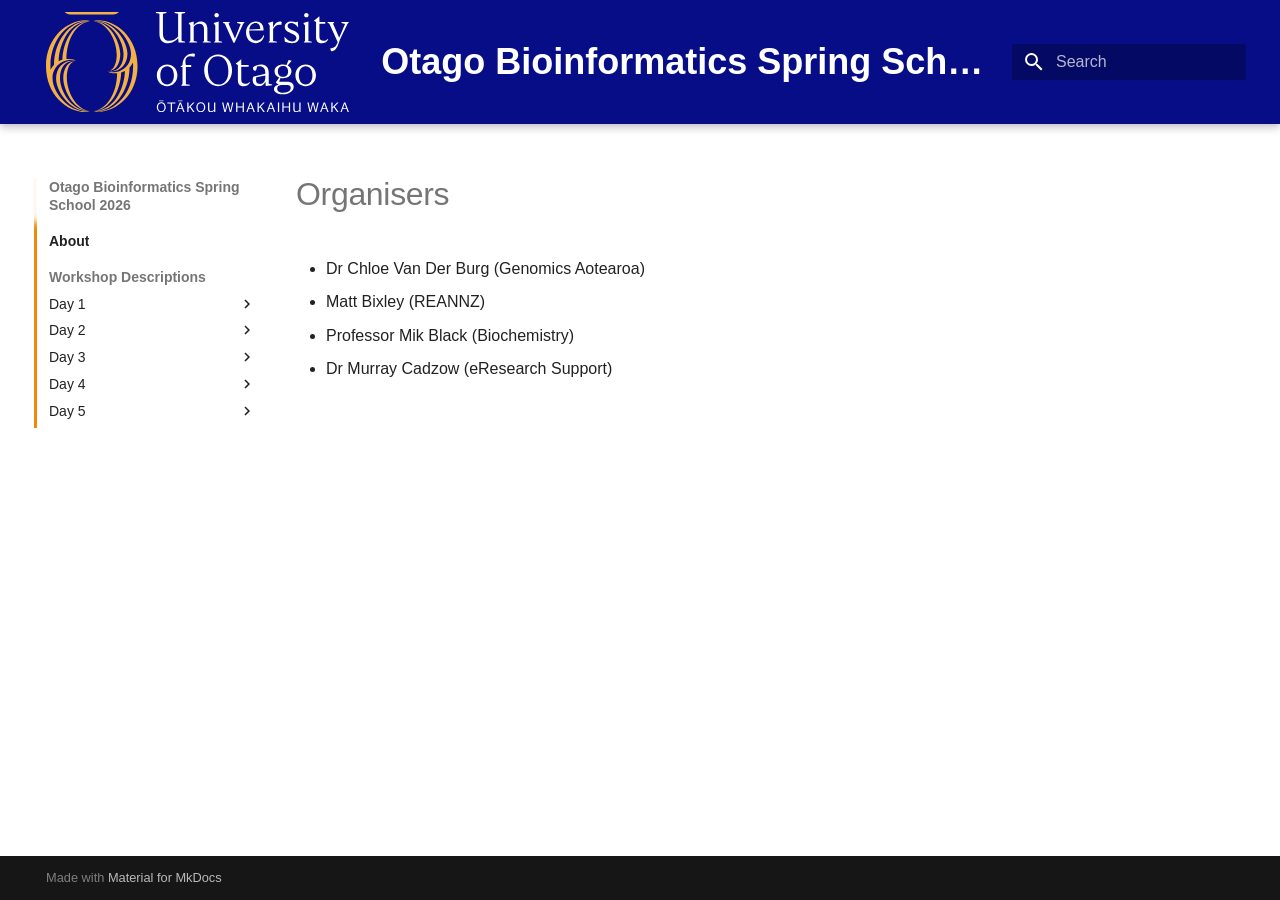
<file: _includes/organisers/index.html>
<!doctype html>
<html lang="en" class="no-js">
  <head>
    
      <meta charset="utf-8">
      <meta name="viewport" content="width=device-width,initial-scale=1">
      
      
      
      
      
      
        
      
      
      <link rel="icon" href="../../assets/images/uoo-favicon-32x32.png">
      <meta name="generator" content="mkdocs-1.6.1, mkdocs-material-9.8.1">
    
    
      
        <title>Organisers - Otago Bioinformatics Spring School 2026</title>
      
    
    
      <link rel="stylesheet" href="../../assets/stylesheets/main.57a0d79d.min.css">
      
      


    
    
      
    
    
      
        
        
        <link rel="preconnect" href="https://fonts.gstatic.com" crossorigin>
        <link rel="stylesheet" href="https://fonts.googleapis.com/css?family=wickliffe-sans:300,300i,400,400i,700,700i%7CRoboto+Mono:400,400i,700,700i&display=fallback">
        <style>:root{--md-text-font:"wickliffe-sans";--md-code-font:"Roboto Mono"}</style>
      
    
    
      <link rel="stylesheet" href="../../assets/stylesheets/extra.css">
    
    <script>__md_scope=new URL("../..",location),__md_hash=e=>[...e].reduce(((e,_)=>(e<<5)-e+_.charCodeAt(0)),0),__md_get=(e,_=localStorage,t=__md_scope)=>JSON.parse(_.getItem(t.pathname+"."+e)),__md_set=(e,_,t=localStorage,a=__md_scope)=>{try{t.setItem(a.pathname+"."+e,JSON.stringify(_))}catch(e){}}</script>
    
      

    
    
  </head>
  
  
    <body dir="ltr">
  
    
    <input class="md-toggle" data-md-toggle="drawer" type="checkbox" id="__drawer" autocomplete="off">
    <input class="md-toggle" data-md-toggle="search" type="checkbox" id="__search" autocomplete="off">
    <label class="md-overlay" for="__drawer"></label>
    <div data-md-component="skip">
      
    </div>
    <div data-md-component="announce">
      
    </div>
    
    
      

  

<header class="md-header md-header--shadow" data-md-component="header">
  <nav class="md-header__inner md-grid" aria-label="Header">
    <a href="https://www.otago.ac.nz" title="Otago Bioinformatics Spring School 2026" class="md-header__button md-logo" aria-label="Otago Bioinformatics Spring School 2026" data-md-component="logo">
      
  <img src="../../assets/images/UoO_Logo_RGB_Horz_Gold-REV.svg" alt="logo">

    </a>
    <label class="md-header__button md-icon" for="__drawer">
      
      <svg xmlns="http://www.w3.org/2000/svg" viewBox="0 0 24 24"><path d="M3 6h18v2H3zm0 5h18v2H3zm0 5h18v2H3z"/></svg>
    </label>
    <div class="md-header__title" data-md-component="header-title">
      <div class="md-header__ellipsis">
        <div class="md-header__topic">
          <span class="md-ellipsis">
            Otago Bioinformatics Spring School 2026
          </span>
        </div>
        <div class="md-header__topic" data-md-component="header-topic">
          <span class="md-ellipsis">
            
              Organisers
            
          </span>
        </div>
      </div>
    </div>
    
    
      <script>var palette=__md_get("__palette");if(palette&&palette.color){if("(prefers-color-scheme)"===palette.color.media){var media=matchMedia("(prefers-color-scheme: light)"),input=document.querySelector(media.matches?"[data-md-color-media='(prefers-color-scheme: light)']":"[data-md-color-media='(prefers-color-scheme: dark)']");palette.color.media=input.getAttribute("data-md-color-media"),palette.color.scheme=input.getAttribute("data-md-color-scheme"),palette.color.primary=input.getAttribute("data-md-color-primary"),palette.color.accent=input.getAttribute("data-md-color-accent")}for(var[key,value]of Object.entries(palette.color))document.body.setAttribute("data-md-color-"+key,value)}</script>
    
    
    
      
      
        <label class="md-header__button md-icon" for="__search">
          
          <svg xmlns="http://www.w3.org/2000/svg" viewBox="0 0 24 24"><path d="M9.5 3A6.5 6.5 0 0 1 16 9.5c0 1.61-.59 3.09-1.56 4.23l.27.27h.79l5 5-1.5 1.5-5-5v-.79l-.27-.27A6.52 6.52 0 0 1 9.5 16 6.5 6.5 0 0 1 3 9.5 6.5 6.5 0 0 1 9.5 3m0 2C7 5 5 7 5 9.5S7 14 9.5 14 14 12 14 9.5 12 5 9.5 5"/></svg>
        </label>
        <div class="md-search" data-md-component="search" role="dialog">
  <label class="md-search__overlay" for="__search"></label>
  <div class="md-search__inner" role="search">
    <form class="md-search__form" name="search">
      <input type="text" class="md-search__input" name="query" aria-label="Search" placeholder="Search" autocapitalize="off" autocorrect="off" autocomplete="off" spellcheck="false" data-md-component="search-query" required>
      <label class="md-search__icon md-icon" for="__search">
        
        <svg xmlns="http://www.w3.org/2000/svg" viewBox="0 0 24 24"><path d="M9.5 3A6.5 6.5 0 0 1 16 9.5c0 1.61-.59 3.09-1.56 4.23l.27.27h.79l5 5-1.5 1.5-5-5v-.79l-.27-.27A6.52 6.52 0 0 1 9.5 16 6.5 6.5 0 0 1 3 9.5 6.5 6.5 0 0 1 9.5 3m0 2C7 5 5 7 5 9.5S7 14 9.5 14 14 12 14 9.5 12 5 9.5 5"/></svg>
        
        <svg xmlns="http://www.w3.org/2000/svg" viewBox="0 0 24 24"><path d="M20 11v2H8l5.5 5.5-1.42 1.42L4.16 12l7.92-7.92L13.5 5.5 8 11z"/></svg>
      </label>
      <nav class="md-search__options" aria-label="Search">
        
        <button type="reset" class="md-search__icon md-icon" title="Clear" aria-label="Clear" tabindex="-1">
          
          <svg xmlns="http://www.w3.org/2000/svg" viewBox="0 0 24 24"><path d="M19 6.41 17.59 5 12 10.59 6.41 5 5 6.41 10.59 12 5 17.59 6.41 19 12 13.41 17.59 19 19 17.59 13.41 12z"/></svg>
        </button>
      </nav>
      
    </form>
    <div class="md-search__output">
      <div class="md-search__scrollwrap" tabindex="0" data-md-scrollfix>
        <div class="md-search-result" data-md-component="search-result">
          <div class="md-search-result__meta">
            Initializing search
          </div>
          <ol class="md-search-result__list" role="presentation"></ol>
        </div>
      </div>
    </div>
  </div>
</div>
      
    
    
  </nav>
  
</header>
    
    <div class="md-container" data-md-component="container">
      
      
        
          
        
      
      <main class="md-main" data-md-component="main">
        <div class="md-main__inner md-grid">
          
            
              
              <div class="md-sidebar md-sidebar--primary" data-md-component="sidebar" data-md-type="navigation" >
                <div class="md-sidebar__scrollwrap">
                  <div class="md-sidebar__inner">
                    



<nav class="md-nav md-nav--primary" aria-label="Navigation" data-md-level="0">
  <label class="md-nav__title" for="__drawer">
    <a href="https://www.otago.ac.nz" title="Otago Bioinformatics Spring School 2026" class="md-nav__button md-logo" aria-label="Otago Bioinformatics Spring School 2026" data-md-component="logo">
      
  <img src="../../assets/images/UoO_Logo_RGB_Horz_Gold-REV.svg" alt="logo">

    </a>
    Otago Bioinformatics Spring School 2026
  </label>
  
  <ul class="md-nav__list" data-md-scrollfix>
    
      
      
  
  
  
  
    
    
      
        
          
        
      
    
    
    
      
        
        
      
    
    
    <li class="md-nav__item md-nav__item--section md-nav__item--nested">
      
        
        
        <input class="md-nav__toggle md-toggle " type="checkbox" id="__nav_1" >
        
          
          <div class="md-nav__link md-nav__container">
            <a href="../.." class="md-nav__link ">
              
  
  
  <span class="md-ellipsis">
    
  
    About
  

    
  </span>
  
  

            </a>
            
          </div>
        
        <nav class="md-nav" data-md-level="1" aria-labelledby="__nav_1_label" aria-expanded="false">
          <label class="md-nav__title" for="__nav_1">
            <span class="md-nav__icon md-icon"></span>
            
  
    About
  

          </label>
          <ul class="md-nav__list" data-md-scrollfix>
            
              
            
          </ul>
        </nav>
      
    </li>
  

    
      
      
  
  
  
  
    
    
      
        
      
        
      
        
      
        
      
        
      
    
    
    
      
        
        
      
    
    
    <li class="md-nav__item md-nav__item--section md-nav__item--nested">
      
        
        
        <input class="md-nav__toggle md-toggle " type="checkbox" id="__nav_2" >
        
          
          <label class="md-nav__link" for="__nav_2" id="__nav_2_label" tabindex="">
            
  
  
  <span class="md-ellipsis">
    
  
    Workshop Descriptions
  

    
  </span>
  
  

            <span class="md-nav__icon md-icon"></span>
          </label>
        
        <nav class="md-nav" data-md-level="1" aria-labelledby="__nav_2_label" aria-expanded="false">
          <label class="md-nav__title" for="__nav_2">
            <span class="md-nav__icon md-icon"></span>
            
  
    Workshop Descriptions
  

          </label>
          <ul class="md-nav__list" data-md-scrollfix>
            
              
                
  
  
  
  
    
    
      
        
      
        
      
    
    
    
      
    
    
    <li class="md-nav__item md-nav__item--nested">
      
        
        
        <input class="md-nav__toggle md-toggle " type="checkbox" id="__nav_2_1" >
        
          
          <label class="md-nav__link" for="__nav_2_1" id="__nav_2_1_label" tabindex="0">
            
  
  
  <span class="md-ellipsis">
    
  
    Day 1
  

    
  </span>
  
  

            <span class="md-nav__icon md-icon"></span>
          </label>
        
        <nav class="md-nav" data-md-level="2" aria-labelledby="__nav_2_1_label" aria-expanded="false">
          <label class="md-nav__title" for="__nav_2_1">
            <span class="md-nav__icon md-icon"></span>
            
  
    Day 1
  

          </label>
          <ul class="md-nav__list" data-md-scrollfix>
            
              
                
  
  
  
  
    <li class="md-nav__item">
      <a href="../../Workshop_Descriptions/hpc/" class="md-nav__link">
        
  
  
  <span class="md-ellipsis">
    
  
    Introduction to an HPC Environment
  

    
  </span>
  
  

      </a>
    </li>
  

              
            
              
                
  
  
  
  
    <li class="md-nav__item">
      <a href="../../Workshop_Descriptions/bash/" class="md-nav__link">
        
  
  
  <span class="md-ellipsis">
    
  
    Introduction to the Unix Shell
  

    
  </span>
  
  

      </a>
    </li>
  

              
            
          </ul>
        </nav>
      
    </li>
  

              
            
              
                
  
  
  
  
    
    
      
        
      
    
    
    
      
    
    
    <li class="md-nav__item md-nav__item--nested">
      
        
        
        <input class="md-nav__toggle md-toggle " type="checkbox" id="__nav_2_2" >
        
          
          <label class="md-nav__link" for="__nav_2_2" id="__nav_2_2_label" tabindex="0">
            
  
  
  <span class="md-ellipsis">
    
  
    Day 2
  

    
  </span>
  
  

            <span class="md-nav__icon md-icon"></span>
          </label>
        
        <nav class="md-nav" data-md-level="2" aria-labelledby="__nav_2_2_label" aria-expanded="false">
          <label class="md-nav__title" for="__nav_2_2">
            <span class="md-nav__icon md-icon"></span>
            
  
    Day 2
  

          </label>
          <ul class="md-nav__list" data-md-scrollfix>
            
              
                
  
  
  
  
    <li class="md-nav__item">
      <a href="../../Workshop_Descriptions/gdc/" class="md-nav__link">
        
  
  
  <span class="md-ellipsis">
    
  
    Introduction to Genomic Variant Calling
  

    
  </span>
  
  

      </a>
    </li>
  

              
            
          </ul>
        </nav>
      
    </li>
  

              
            
              
                
  
  
  
  
    
    
      
        
      
        
      
    
    
    
      
    
    
    <li class="md-nav__item md-nav__item--nested">
      
        
        
        <input class="md-nav__toggle md-toggle " type="checkbox" id="__nav_2_3" >
        
          
          <label class="md-nav__link" for="__nav_2_3" id="__nav_2_3_label" tabindex="0">
            
  
  
  <span class="md-ellipsis">
    
  
    Day 3
  

    
  </span>
  
  

            <span class="md-nav__icon md-icon"></span>
          </label>
        
        <nav class="md-nav" data-md-level="2" aria-labelledby="__nav_2_3_label" aria-expanded="false">
          <label class="md-nav__title" for="__nav_2_3">
            <span class="md-nav__icon md-icon"></span>
            
  
    Day 3
  

          </label>
          <ul class="md-nav__list" data-md-scrollfix>
            
              
                
  
  
  
  
    <li class="md-nav__item">
      <a href="../../Workshop_Descriptions/ga/" class="md-nav__link">
        
  
  
  <span class="md-ellipsis">
    
  
    Introduction to Genome Assembly
  

    
  </span>
  
  

      </a>
    </li>
  

              
            
              
                
  
  
  
  
    <li class="md-nav__item">
      <a href="../../Workshop_Descriptions/r/" class="md-nav__link">
        
  
  
  <span class="md-ellipsis">
    
  
    Plotting and data manipulation in R
  

    
  </span>
  
  

      </a>
    </li>
  

              
            
          </ul>
        </nav>
      
    </li>
  

              
            
              
                
  
  
  
  
    
    
      
        
      
    
    
    
      
    
    
    <li class="md-nav__item md-nav__item--nested">
      
        
        
        <input class="md-nav__toggle md-toggle " type="checkbox" id="__nav_2_4" >
        
          
          <label class="md-nav__link" for="__nav_2_4" id="__nav_2_4_label" tabindex="0">
            
  
  
  <span class="md-ellipsis">
    
  
    Day 4
  

    
  </span>
  
  

            <span class="md-nav__icon md-icon"></span>
          </label>
        
        <nav class="md-nav" data-md-level="2" aria-labelledby="__nav_2_4_label" aria-expanded="false">
          <label class="md-nav__title" for="__nav_2_4">
            <span class="md-nav__icon md-icon"></span>
            
  
    Day 4
  

          </label>
          <ul class="md-nav__list" data-md-scrollfix>
            
              
                
  
  
  
  
    <li class="md-nav__item">
      <a href="../../Workshop_Descriptions/rna/" class="md-nav__link">
        
  
  
  <span class="md-ellipsis">
    
  
    Introduction to RNAseq
  

    
  </span>
  
  

      </a>
    </li>
  

              
            
          </ul>
        </nav>
      
    </li>
  

              
            
              
                
  
  
  
  
    
    
      
        
      
        
      
    
    
    
      
    
    
    <li class="md-nav__item md-nav__item--nested">
      
        
        
        <input class="md-nav__toggle md-toggle " type="checkbox" id="__nav_2_5" >
        
          
          <label class="md-nav__link" for="__nav_2_5" id="__nav_2_5_label" tabindex="0">
            
  
  
  <span class="md-ellipsis">
    
  
    Day 5
  

    
  </span>
  
  

            <span class="md-nav__icon md-icon"></span>
          </label>
        
        <nav class="md-nav" data-md-level="2" aria-labelledby="__nav_2_5_label" aria-expanded="false">
          <label class="md-nav__title" for="__nav_2_5">
            <span class="md-nav__icon md-icon"></span>
            
  
    Day 5
  

          </label>
          <ul class="md-nav__list" data-md-scrollfix>
            
              
                
  
  
  
  
    <li class="md-nav__item">
      <a href="../../Workshop_Descriptions/nanopore/" class="md-nav__link">
        
  
  
  <span class="md-ellipsis">
    
  
    Nanopore
  

    
  </span>
  
  

      </a>
    </li>
  

              
            
              
                
  
  
  
  
    <li class="md-nav__item">
      <a href="../../Workshop_Descriptions/git/" class="md-nav__link">
        
  
  
  <span class="md-ellipsis">
    
  
    Git
  

    
  </span>
  
  

      </a>
    </li>
  

              
            
          </ul>
        </nav>
      
    </li>
  

              
            
          </ul>
        </nav>
      
    </li>
  

    
  </ul>
</nav>
                  </div>
                </div>
              </div>
            
            
              
              <div class="md-sidebar md-sidebar--secondary" data-md-component="sidebar" data-md-type="toc" >
                <div class="md-sidebar__scrollwrap">
                  <div class="md-sidebar__inner">
                    

<nav class="md-nav md-nav--secondary" aria-label="Table of contents">
  
  
  
  
</nav>
                  </div>
                </div>
              </div>
            
          
          
            <div class="md-content" data-md-component="content">
              
                




              
              <article class="md-content__inner md-typeset">
                
                  



  <h1>Organisers</h1>

<ul>
<li>Dr Chloe Van Der Burg (Genomics Aotearoa)</li>
<li>Matt Bixley (REANNZ)</li>
<li>Professor Mik Black (Biochemistry)</li>
<li>Dr Murray Cadzow (eResearch Support)</li>
</ul>












                
              </article>
            </div>
          
          
<script>var target=document.getElementById(location.hash.slice(1));target&&target.name&&(target.checked=target.name.startsWith("__tabbed_"))</script>
        </div>
        
      </main>
      
        <footer class="md-footer">
  
  <div class="md-footer-meta md-typeset">
    <div class="md-footer-meta__inner md-grid">
      <div class="md-copyright">
  
  
    Made with
    <a href="https://squidfunk.github.io/mkdocs-material/" target="_blank" rel="noopener">
      Material for MkDocs
    </a>
  
</div>
      
    </div>
  </div>
</footer>
      
    </div>
    <div class="md-dialog" data-md-component="dialog">
      <div class="md-dialog__inner md-typeset"></div>
    </div>
    
    
    
      
      
      <script id="__config" type="application/json">{"annotate": null, "base": "../..", "features": ["navigation.instant", "navigation.tracking", "navigation.sections", "navigation.path", "navigation.indexes", "toc.follow"], "search": "../../assets/javascripts/workers/search.a7633da7.min.js", "tags": null, "translations": {"clipboard.copied": "Copied to clipboard", "clipboard.copy": "Copy to clipboard", "search.result.more.one": "1 more on this page", "search.result.more.other": "# more on this page", "search.result.none": "No matching documents", "search.result.one": "1 matching document", "search.result.other": "# matching documents", "search.result.placeholder": "Type to start searching", "search.result.term.missing": "Missing", "select.version": "Select version"}, "version": null}</script>
    
    
      <script src="../../assets/javascripts/bundle.a5f9d56c.min.js"></script>
      
    
  </body>
</html>
</file>
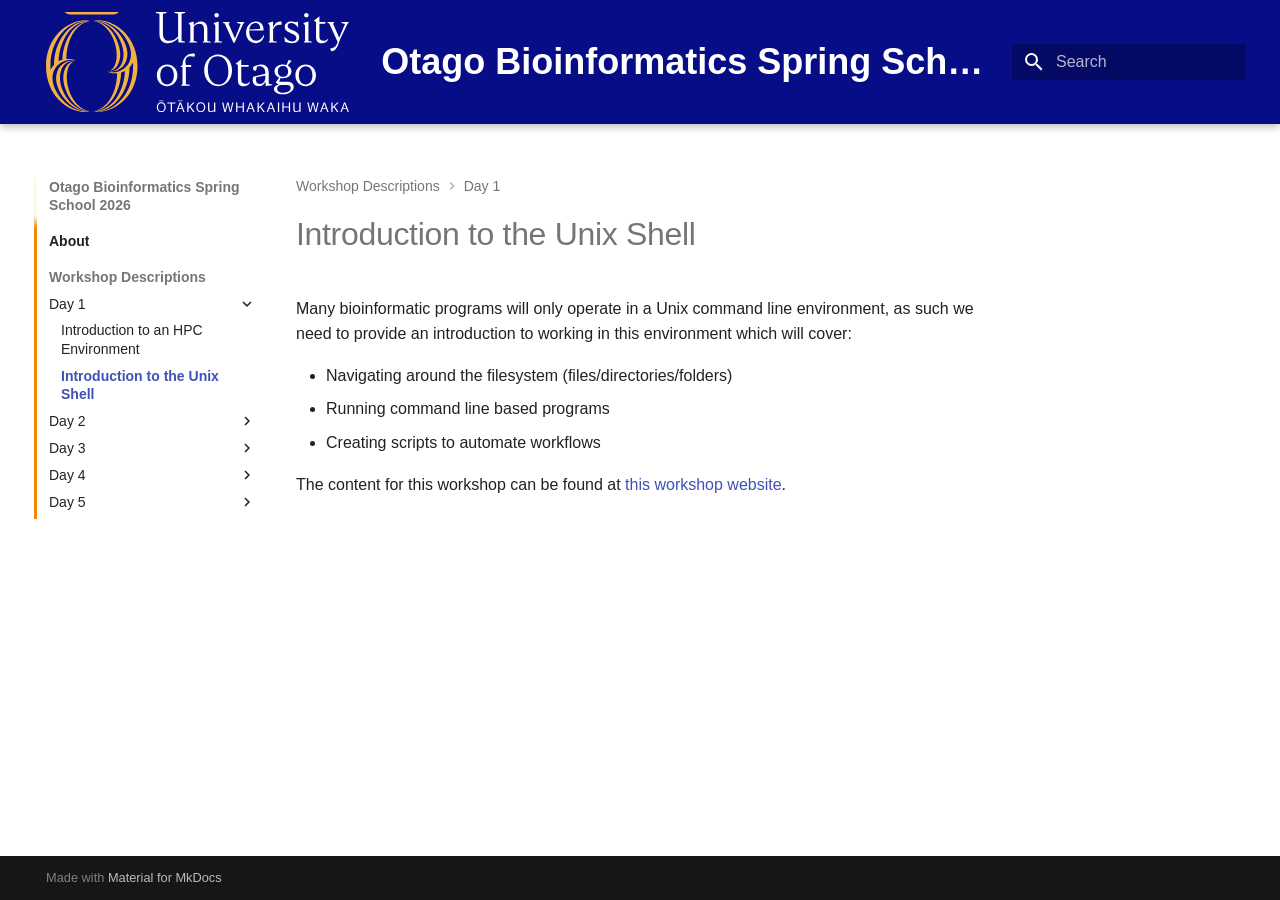
<file: Workshop_Descriptions/bash/index.html>
<!doctype html>
<html lang="en" class="no-js">
  <head>
    
      <meta charset="utf-8">
      <meta name="viewport" content="width=device-width,initial-scale=1">
      
      
      
      
        <link rel="prev" href="../hpc/">
      
      
        <link rel="next" href="../gdc/">
      
      
        
      
      
      <link rel="icon" href="../../assets/images/uoo-favicon-32x32.png">
      <meta name="generator" content="mkdocs-1.6.1, mkdocs-material-9.8.1">
    
    
      
        <title>Introduction to the Unix Shell - Otago Bioinformatics Spring School 2026</title>
      
    
    
      <link rel="stylesheet" href="../../assets/stylesheets/main.57a0d79d.min.css">
      
      


    
    
      
    
    
      
        
        
        <link rel="preconnect" href="https://fonts.gstatic.com" crossorigin>
        <link rel="stylesheet" href="https://fonts.googleapis.com/css?family=wickliffe-sans:300,300i,400,400i,700,700i%7CRoboto+Mono:400,400i,700,700i&display=fallback">
        <style>:root{--md-text-font:"wickliffe-sans";--md-code-font:"Roboto Mono"}</style>
      
    
    
      <link rel="stylesheet" href="../../assets/stylesheets/extra.css">
    
    <script>__md_scope=new URL("../..",location),__md_hash=e=>[...e].reduce(((e,_)=>(e<<5)-e+_.charCodeAt(0)),0),__md_get=(e,_=localStorage,t=__md_scope)=>JSON.parse(_.getItem(t.pathname+"."+e)),__md_set=(e,_,t=localStorage,a=__md_scope)=>{try{t.setItem(a.pathname+"."+e,JSON.stringify(_))}catch(e){}}</script>
    
      

    
    
  </head>
  
  
    <body dir="ltr">
  
    
    <input class="md-toggle" data-md-toggle="drawer" type="checkbox" id="__drawer" autocomplete="off">
    <input class="md-toggle" data-md-toggle="search" type="checkbox" id="__search" autocomplete="off">
    <label class="md-overlay" for="__drawer"></label>
    <div data-md-component="skip">
      
        
        <a href="#introduction-to-the-unix-shell" class="md-skip">
          Skip to content
        </a>
      
    </div>
    <div data-md-component="announce">
      
    </div>
    
    
      

  

<header class="md-header md-header--shadow" data-md-component="header">
  <nav class="md-header__inner md-grid" aria-label="Header">
    <a href="https://www.otago.ac.nz" title="Otago Bioinformatics Spring School 2026" class="md-header__button md-logo" aria-label="Otago Bioinformatics Spring School 2026" data-md-component="logo">
      
  <img src="../../assets/images/UoO_Logo_RGB_Horz_Gold-REV.svg" alt="logo">

    </a>
    <label class="md-header__button md-icon" for="__drawer">
      
      <svg xmlns="http://www.w3.org/2000/svg" viewBox="0 0 24 24"><path d="M3 6h18v2H3zm0 5h18v2H3zm0 5h18v2H3z"/></svg>
    </label>
    <div class="md-header__title" data-md-component="header-title">
      <div class="md-header__ellipsis">
        <div class="md-header__topic">
          <span class="md-ellipsis">
            Otago Bioinformatics Spring School 2026
          </span>
        </div>
        <div class="md-header__topic" data-md-component="header-topic">
          <span class="md-ellipsis">
            
              Introduction to the Unix Shell
            
          </span>
        </div>
      </div>
    </div>
    
    
      <script>var palette=__md_get("__palette");if(palette&&palette.color){if("(prefers-color-scheme)"===palette.color.media){var media=matchMedia("(prefers-color-scheme: light)"),input=document.querySelector(media.matches?"[data-md-color-media='(prefers-color-scheme: light)']":"[data-md-color-media='(prefers-color-scheme: dark)']");palette.color.media=input.getAttribute("data-md-color-media"),palette.color.scheme=input.getAttribute("data-md-color-scheme"),palette.color.primary=input.getAttribute("data-md-color-primary"),palette.color.accent=input.getAttribute("data-md-color-accent")}for(var[key,value]of Object.entries(palette.color))document.body.setAttribute("data-md-color-"+key,value)}</script>
    
    
    
      
      
        <label class="md-header__button md-icon" for="__search">
          
          <svg xmlns="http://www.w3.org/2000/svg" viewBox="0 0 24 24"><path d="M9.5 3A6.5 6.5 0 0 1 16 9.5c0 1.61-.59 3.09-1.56 4.23l.27.27h.79l5 5-1.5 1.5-5-5v-.79l-.27-.27A6.52 6.52 0 0 1 9.5 16 6.5 6.5 0 0 1 3 9.5 6.5 6.5 0 0 1 9.5 3m0 2C7 5 5 7 5 9.5S7 14 9.5 14 14 12 14 9.5 12 5 9.5 5"/></svg>
        </label>
        <div class="md-search" data-md-component="search" role="dialog">
  <label class="md-search__overlay" for="__search"></label>
  <div class="md-search__inner" role="search">
    <form class="md-search__form" name="search">
      <input type="text" class="md-search__input" name="query" aria-label="Search" placeholder="Search" autocapitalize="off" autocorrect="off" autocomplete="off" spellcheck="false" data-md-component="search-query" required>
      <label class="md-search__icon md-icon" for="__search">
        
        <svg xmlns="http://www.w3.org/2000/svg" viewBox="0 0 24 24"><path d="M9.5 3A6.5 6.5 0 0 1 16 9.5c0 1.61-.59 3.09-1.56 4.23l.27.27h.79l5 5-1.5 1.5-5-5v-.79l-.27-.27A6.52 6.52 0 0 1 9.5 16 6.5 6.5 0 0 1 3 9.5 6.5 6.5 0 0 1 9.5 3m0 2C7 5 5 7 5 9.5S7 14 9.5 14 14 12 14 9.5 12 5 9.5 5"/></svg>
        
        <svg xmlns="http://www.w3.org/2000/svg" viewBox="0 0 24 24"><path d="M20 11v2H8l5.5 5.5-1.42 1.42L4.16 12l7.92-7.92L13.5 5.5 8 11z"/></svg>
      </label>
      <nav class="md-search__options" aria-label="Search">
        
        <button type="reset" class="md-search__icon md-icon" title="Clear" aria-label="Clear" tabindex="-1">
          
          <svg xmlns="http://www.w3.org/2000/svg" viewBox="0 0 24 24"><path d="M19 6.41 17.59 5 12 10.59 6.41 5 5 6.41 10.59 12 5 17.59 6.41 19 12 13.41 17.59 19 19 17.59 13.41 12z"/></svg>
        </button>
      </nav>
      
    </form>
    <div class="md-search__output">
      <div class="md-search__scrollwrap" tabindex="0" data-md-scrollfix>
        <div class="md-search-result" data-md-component="search-result">
          <div class="md-search-result__meta">
            Initializing search
          </div>
          <ol class="md-search-result__list" role="presentation"></ol>
        </div>
      </div>
    </div>
  </div>
</div>
      
    
    
  </nav>
  
</header>
    
    <div class="md-container" data-md-component="container">
      
      
        
          
        
      
      <main class="md-main" data-md-component="main">
        <div class="md-main__inner md-grid">
          
            
              
              <div class="md-sidebar md-sidebar--primary" data-md-component="sidebar" data-md-type="navigation" >
                <div class="md-sidebar__scrollwrap">
                  <div class="md-sidebar__inner">
                    



<nav class="md-nav md-nav--primary" aria-label="Navigation" data-md-level="0">
  <label class="md-nav__title" for="__drawer">
    <a href="https://www.otago.ac.nz" title="Otago Bioinformatics Spring School 2026" class="md-nav__button md-logo" aria-label="Otago Bioinformatics Spring School 2026" data-md-component="logo">
      
  <img src="../../assets/images/UoO_Logo_RGB_Horz_Gold-REV.svg" alt="logo">

    </a>
    Otago Bioinformatics Spring School 2026
  </label>
  
  <ul class="md-nav__list" data-md-scrollfix>
    
      
      
  
  
  
  
    
    
      
        
          
        
      
    
    
    
      
        
        
      
    
    
    <li class="md-nav__item md-nav__item--section md-nav__item--nested">
      
        
        
        <input class="md-nav__toggle md-toggle " type="checkbox" id="__nav_1" >
        
          
          <div class="md-nav__link md-nav__container">
            <a href="../.." class="md-nav__link ">
              
  
  
  <span class="md-ellipsis">
    
  
    About
  

    
  </span>
  
  

            </a>
            
          </div>
        
        <nav class="md-nav" data-md-level="1" aria-labelledby="__nav_1_label" aria-expanded="false">
          <label class="md-nav__title" for="__nav_1">
            <span class="md-nav__icon md-icon"></span>
            
  
    About
  

          </label>
          <ul class="md-nav__list" data-md-scrollfix>
            
              
            
          </ul>
        </nav>
      
    </li>
  

    
      
      
  
  
    
  
  
  
    
    
      
        
      
        
      
        
      
        
      
        
      
    
    
    
      
        
        
      
    
    
    <li class="md-nav__item md-nav__item--active md-nav__item--section md-nav__item--nested">
      
        
        
        <input class="md-nav__toggle md-toggle " type="checkbox" id="__nav_2" checked>
        
          
          <label class="md-nav__link" for="__nav_2" id="__nav_2_label" tabindex="">
            
  
  
  <span class="md-ellipsis">
    
  
    Workshop Descriptions
  

    
  </span>
  
  

            <span class="md-nav__icon md-icon"></span>
          </label>
        
        <nav class="md-nav" data-md-level="1" aria-labelledby="__nav_2_label" aria-expanded="true">
          <label class="md-nav__title" for="__nav_2">
            <span class="md-nav__icon md-icon"></span>
            
  
    Workshop Descriptions
  

          </label>
          <ul class="md-nav__list" data-md-scrollfix>
            
              
                
  
  
    
  
  
  
    
    
      
        
      
        
      
    
    
    
      
    
    
    <li class="md-nav__item md-nav__item--active md-nav__item--nested">
      
        
        
        <input class="md-nav__toggle md-toggle " type="checkbox" id="__nav_2_1" checked>
        
          
          <label class="md-nav__link" for="__nav_2_1" id="__nav_2_1_label" tabindex="0">
            
  
  
  <span class="md-ellipsis">
    
  
    Day 1
  

    
  </span>
  
  

            <span class="md-nav__icon md-icon"></span>
          </label>
        
        <nav class="md-nav" data-md-level="2" aria-labelledby="__nav_2_1_label" aria-expanded="true">
          <label class="md-nav__title" for="__nav_2_1">
            <span class="md-nav__icon md-icon"></span>
            
  
    Day 1
  

          </label>
          <ul class="md-nav__list" data-md-scrollfix>
            
              
                
  
  
  
  
    <li class="md-nav__item">
      <a href="../hpc/" class="md-nav__link">
        
  
  
  <span class="md-ellipsis">
    
  
    Introduction to an HPC Environment
  

    
  </span>
  
  

      </a>
    </li>
  

              
            
              
                
  
  
    
  
  
  
    <li class="md-nav__item md-nav__item--active">
      
      <input class="md-nav__toggle md-toggle" type="checkbox" id="__toc">
      
      
        
      
      
      <a href="./" class="md-nav__link md-nav__link--active">
        
  
  
  <span class="md-ellipsis">
    
  
    Introduction to the Unix Shell
  

    
  </span>
  
  

      </a>
      
    </li>
  

              
            
          </ul>
        </nav>
      
    </li>
  

              
            
              
                
  
  
  
  
    
    
      
        
      
    
    
    
      
    
    
    <li class="md-nav__item md-nav__item--nested">
      
        
        
        <input class="md-nav__toggle md-toggle " type="checkbox" id="__nav_2_2" >
        
          
          <label class="md-nav__link" for="__nav_2_2" id="__nav_2_2_label" tabindex="0">
            
  
  
  <span class="md-ellipsis">
    
  
    Day 2
  

    
  </span>
  
  

            <span class="md-nav__icon md-icon"></span>
          </label>
        
        <nav class="md-nav" data-md-level="2" aria-labelledby="__nav_2_2_label" aria-expanded="false">
          <label class="md-nav__title" for="__nav_2_2">
            <span class="md-nav__icon md-icon"></span>
            
  
    Day 2
  

          </label>
          <ul class="md-nav__list" data-md-scrollfix>
            
              
                
  
  
  
  
    <li class="md-nav__item">
      <a href="../gdc/" class="md-nav__link">
        
  
  
  <span class="md-ellipsis">
    
  
    Introduction to Genomic Variant Calling
  

    
  </span>
  
  

      </a>
    </li>
  

              
            
          </ul>
        </nav>
      
    </li>
  

              
            
              
                
  
  
  
  
    
    
      
        
      
        
      
    
    
    
      
    
    
    <li class="md-nav__item md-nav__item--nested">
      
        
        
        <input class="md-nav__toggle md-toggle " type="checkbox" id="__nav_2_3" >
        
          
          <label class="md-nav__link" for="__nav_2_3" id="__nav_2_3_label" tabindex="0">
            
  
  
  <span class="md-ellipsis">
    
  
    Day 3
  

    
  </span>
  
  

            <span class="md-nav__icon md-icon"></span>
          </label>
        
        <nav class="md-nav" data-md-level="2" aria-labelledby="__nav_2_3_label" aria-expanded="false">
          <label class="md-nav__title" for="__nav_2_3">
            <span class="md-nav__icon md-icon"></span>
            
  
    Day 3
  

          </label>
          <ul class="md-nav__list" data-md-scrollfix>
            
              
                
  
  
  
  
    <li class="md-nav__item">
      <a href="../ga/" class="md-nav__link">
        
  
  
  <span class="md-ellipsis">
    
  
    Introduction to Genome Assembly
  

    
  </span>
  
  

      </a>
    </li>
  

              
            
              
                
  
  
  
  
    <li class="md-nav__item">
      <a href="../r/" class="md-nav__link">
        
  
  
  <span class="md-ellipsis">
    
  
    Plotting and data manipulation in R
  

    
  </span>
  
  

      </a>
    </li>
  

              
            
          </ul>
        </nav>
      
    </li>
  

              
            
              
                
  
  
  
  
    
    
      
        
      
    
    
    
      
    
    
    <li class="md-nav__item md-nav__item--nested">
      
        
        
        <input class="md-nav__toggle md-toggle " type="checkbox" id="__nav_2_4" >
        
          
          <label class="md-nav__link" for="__nav_2_4" id="__nav_2_4_label" tabindex="0">
            
  
  
  <span class="md-ellipsis">
    
  
    Day 4
  

    
  </span>
  
  

            <span class="md-nav__icon md-icon"></span>
          </label>
        
        <nav class="md-nav" data-md-level="2" aria-labelledby="__nav_2_4_label" aria-expanded="false">
          <label class="md-nav__title" for="__nav_2_4">
            <span class="md-nav__icon md-icon"></span>
            
  
    Day 4
  

          </label>
          <ul class="md-nav__list" data-md-scrollfix>
            
              
                
  
  
  
  
    <li class="md-nav__item">
      <a href="../rna/" class="md-nav__link">
        
  
  
  <span class="md-ellipsis">
    
  
    Introduction to RNAseq
  

    
  </span>
  
  

      </a>
    </li>
  

              
            
          </ul>
        </nav>
      
    </li>
  

              
            
              
                
  
  
  
  
    
    
      
        
      
        
      
    
    
    
      
    
    
    <li class="md-nav__item md-nav__item--nested">
      
        
        
        <input class="md-nav__toggle md-toggle " type="checkbox" id="__nav_2_5" >
        
          
          <label class="md-nav__link" for="__nav_2_5" id="__nav_2_5_label" tabindex="0">
            
  
  
  <span class="md-ellipsis">
    
  
    Day 5
  

    
  </span>
  
  

            <span class="md-nav__icon md-icon"></span>
          </label>
        
        <nav class="md-nav" data-md-level="2" aria-labelledby="__nav_2_5_label" aria-expanded="false">
          <label class="md-nav__title" for="__nav_2_5">
            <span class="md-nav__icon md-icon"></span>
            
  
    Day 5
  

          </label>
          <ul class="md-nav__list" data-md-scrollfix>
            
              
                
  
  
  
  
    <li class="md-nav__item">
      <a href="../nanopore/" class="md-nav__link">
        
  
  
  <span class="md-ellipsis">
    
  
    Nanopore
  

    
  </span>
  
  

      </a>
    </li>
  

              
            
              
                
  
  
  
  
    <li class="md-nav__item">
      <a href="../git/" class="md-nav__link">
        
  
  
  <span class="md-ellipsis">
    
  
    Git
  

    
  </span>
  
  

      </a>
    </li>
  

              
            
          </ul>
        </nav>
      
    </li>
  

              
            
          </ul>
        </nav>
      
    </li>
  

    
  </ul>
</nav>
                  </div>
                </div>
              </div>
            
            
              
              <div class="md-sidebar md-sidebar--secondary" data-md-component="sidebar" data-md-type="toc" >
                <div class="md-sidebar__scrollwrap">
                  <div class="md-sidebar__inner">
                    

<nav class="md-nav md-nav--secondary" aria-label="Table of contents">
  
  
  
    
  
  
</nav>
                  </div>
                </div>
              </div>
            
          
          
            <div class="md-content" data-md-component="content">
              
                




  <nav class="md-path" aria-label="Navigation" >
    <ol class="md-path__list">
      
      
        
  
  
    
    
      
  
  
    
    
      <li class="md-path__item">
        <a href="../hpc/" class="md-path__link">
          
  <span class="md-ellipsis">
    Workshop Descriptions
  </span>

        </a>
      </li>
    
  

    
  

      
        
  
  
    
    
      <li class="md-path__item">
        <a href="../hpc/" class="md-path__link">
          
  <span class="md-ellipsis">
    Day 1
  </span>

        </a>
      </li>
    
  

      
    </ol>
  </nav>

              
              <article class="md-content__inner md-typeset">
                
                  



<h1 id="introduction-to-the-unix-shell">Introduction to the Unix Shell<a class="headerlink" href="#introduction-to-the-unix-shell" title="Permanent link">¶</a></h1>
<p>Many bioinformatic programs will only operate in a Unix command line environment, as such we need to provide an introduction to working in this environment which will cover:</p>
<ul>
<li>Navigating around the filesystem (files/directories/folders)</li>
<li>Running command line based programs</li>
<li>Creating scripts to automate workflows</li>
</ul>
<p>The content for this workshop can be found at <a href="https://otagobioinformaticsspringschool.github.io/shell-genomics-reannz/">this workshop website</a>.</p>












                
              </article>
            </div>
          
          
<script>var target=document.getElementById(location.hash.slice(1));target&&target.name&&(target.checked=target.name.startsWith("__tabbed_"))</script>
        </div>
        
      </main>
      
        <footer class="md-footer">
  
  <div class="md-footer-meta md-typeset">
    <div class="md-footer-meta__inner md-grid">
      <div class="md-copyright">
  
  
    Made with
    <a href="https://squidfunk.github.io/mkdocs-material/" target="_blank" rel="noopener">
      Material for MkDocs
    </a>
  
</div>
      
    </div>
  </div>
</footer>
      
    </div>
    <div class="md-dialog" data-md-component="dialog">
      <div class="md-dialog__inner md-typeset"></div>
    </div>
    
    
    
      
      
      <script id="__config" type="application/json">{"annotate": null, "base": "../..", "features": ["navigation.instant", "navigation.tracking", "navigation.sections", "navigation.path", "navigation.indexes", "toc.follow"], "search": "../../assets/javascripts/workers/search.a7633da7.min.js", "tags": null, "translations": {"clipboard.copied": "Copied to clipboard", "clipboard.copy": "Copy to clipboard", "search.result.more.one": "1 more on this page", "search.result.more.other": "# more on this page", "search.result.none": "No matching documents", "search.result.one": "1 matching document", "search.result.other": "# matching documents", "search.result.placeholder": "Type to start searching", "search.result.term.missing": "Missing", "select.version": "Select version"}, "version": null}</script>
    
    
      <script src="../../assets/javascripts/bundle.a5f9d56c.min.js"></script>
      
    
  </body>
</html>
</file>
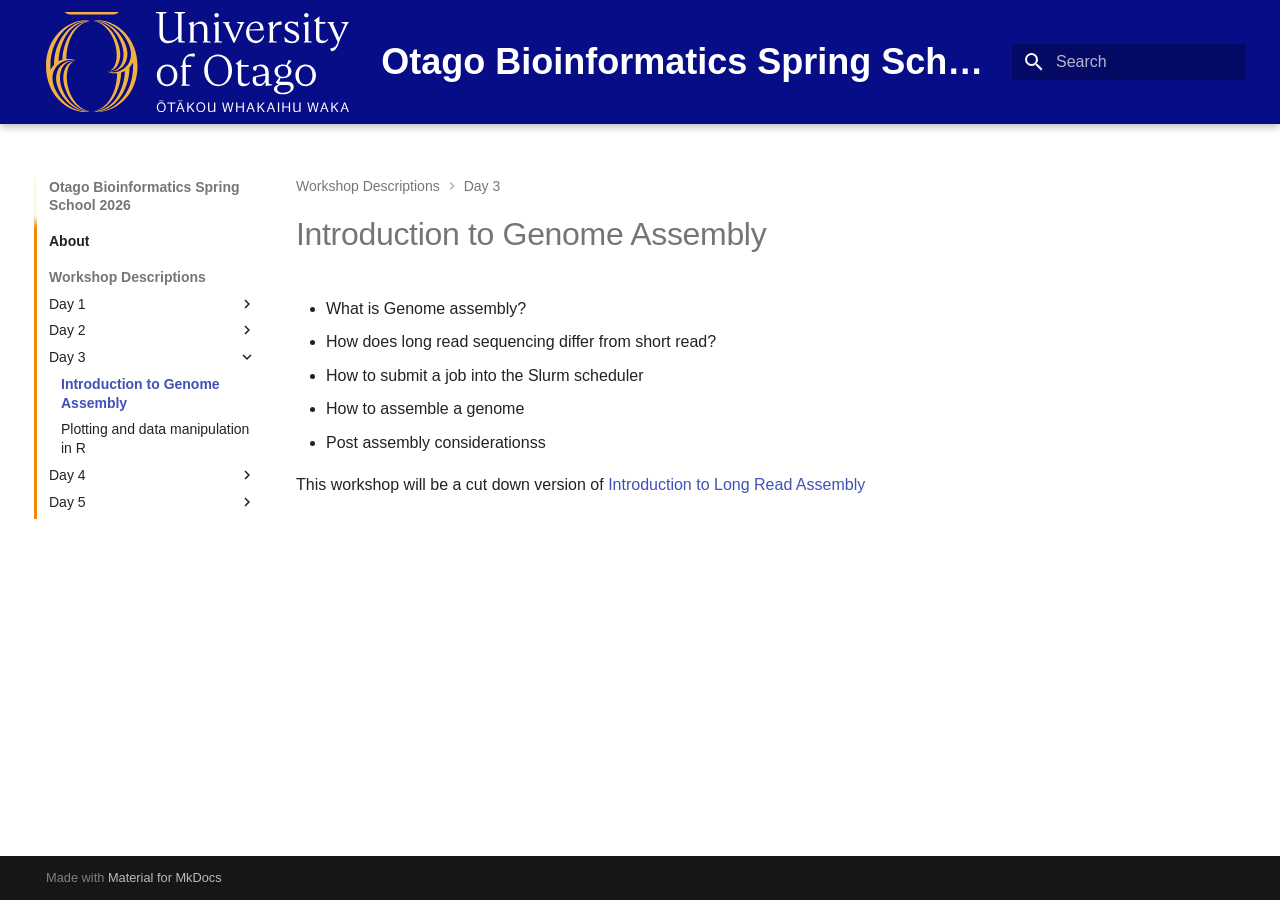
<file: Workshop_Descriptions/ga/index.html>
<!doctype html>
<html lang="en" class="no-js">
  <head>
    
      <meta charset="utf-8">
      <meta name="viewport" content="width=device-width,initial-scale=1">
      
      
      
      
        <link rel="prev" href="../gdc/">
      
      
        <link rel="next" href="../r/">
      
      
        
      
      
      <link rel="icon" href="../../assets/images/uoo-favicon-32x32.png">
      <meta name="generator" content="mkdocs-1.6.1, mkdocs-material-9.8.1">
    
    
      
        <title>Introduction to Genome Assembly - Otago Bioinformatics Spring School 2026</title>
      
    
    
      <link rel="stylesheet" href="../../assets/stylesheets/main.57a0d79d.min.css">
      
      


    
    
      
    
    
      
        
        
        <link rel="preconnect" href="https://fonts.gstatic.com" crossorigin>
        <link rel="stylesheet" href="https://fonts.googleapis.com/css?family=wickliffe-sans:300,300i,400,400i,700,700i%7CRoboto+Mono:400,400i,700,700i&display=fallback">
        <style>:root{--md-text-font:"wickliffe-sans";--md-code-font:"Roboto Mono"}</style>
      
    
    
      <link rel="stylesheet" href="../../assets/stylesheets/extra.css">
    
    <script>__md_scope=new URL("../..",location),__md_hash=e=>[...e].reduce(((e,_)=>(e<<5)-e+_.charCodeAt(0)),0),__md_get=(e,_=localStorage,t=__md_scope)=>JSON.parse(_.getItem(t.pathname+"."+e)),__md_set=(e,_,t=localStorage,a=__md_scope)=>{try{t.setItem(a.pathname+"."+e,JSON.stringify(_))}catch(e){}}</script>
    
      

    
    
  </head>
  
  
    <body dir="ltr">
  
    
    <input class="md-toggle" data-md-toggle="drawer" type="checkbox" id="__drawer" autocomplete="off">
    <input class="md-toggle" data-md-toggle="search" type="checkbox" id="__search" autocomplete="off">
    <label class="md-overlay" for="__drawer"></label>
    <div data-md-component="skip">
      
        
        <a href="#introduction-to-genome-assembly" class="md-skip">
          Skip to content
        </a>
      
    </div>
    <div data-md-component="announce">
      
    </div>
    
    
      

  

<header class="md-header md-header--shadow" data-md-component="header">
  <nav class="md-header__inner md-grid" aria-label="Header">
    <a href="https://www.otago.ac.nz" title="Otago Bioinformatics Spring School 2026" class="md-header__button md-logo" aria-label="Otago Bioinformatics Spring School 2026" data-md-component="logo">
      
  <img src="../../assets/images/UoO_Logo_RGB_Horz_Gold-REV.svg" alt="logo">

    </a>
    <label class="md-header__button md-icon" for="__drawer">
      
      <svg xmlns="http://www.w3.org/2000/svg" viewBox="0 0 24 24"><path d="M3 6h18v2H3zm0 5h18v2H3zm0 5h18v2H3z"/></svg>
    </label>
    <div class="md-header__title" data-md-component="header-title">
      <div class="md-header__ellipsis">
        <div class="md-header__topic">
          <span class="md-ellipsis">
            Otago Bioinformatics Spring School 2026
          </span>
        </div>
        <div class="md-header__topic" data-md-component="header-topic">
          <span class="md-ellipsis">
            
              Introduction to Genome Assembly
            
          </span>
        </div>
      </div>
    </div>
    
    
      <script>var palette=__md_get("__palette");if(palette&&palette.color){if("(prefers-color-scheme)"===palette.color.media){var media=matchMedia("(prefers-color-scheme: light)"),input=document.querySelector(media.matches?"[data-md-color-media='(prefers-color-scheme: light)']":"[data-md-color-media='(prefers-color-scheme: dark)']");palette.color.media=input.getAttribute("data-md-color-media"),palette.color.scheme=input.getAttribute("data-md-color-scheme"),palette.color.primary=input.getAttribute("data-md-color-primary"),palette.color.accent=input.getAttribute("data-md-color-accent")}for(var[key,value]of Object.entries(palette.color))document.body.setAttribute("data-md-color-"+key,value)}</script>
    
    
    
      
      
        <label class="md-header__button md-icon" for="__search">
          
          <svg xmlns="http://www.w3.org/2000/svg" viewBox="0 0 24 24"><path d="M9.5 3A6.5 6.5 0 0 1 16 9.5c0 1.61-.59 3.09-1.56 4.23l.27.27h.79l5 5-1.5 1.5-5-5v-.79l-.27-.27A6.52 6.52 0 0 1 9.5 16 6.5 6.5 0 0 1 3 9.5 6.5 6.5 0 0 1 9.5 3m0 2C7 5 5 7 5 9.5S7 14 9.5 14 14 12 14 9.5 12 5 9.5 5"/></svg>
        </label>
        <div class="md-search" data-md-component="search" role="dialog">
  <label class="md-search__overlay" for="__search"></label>
  <div class="md-search__inner" role="search">
    <form class="md-search__form" name="search">
      <input type="text" class="md-search__input" name="query" aria-label="Search" placeholder="Search" autocapitalize="off" autocorrect="off" autocomplete="off" spellcheck="false" data-md-component="search-query" required>
      <label class="md-search__icon md-icon" for="__search">
        
        <svg xmlns="http://www.w3.org/2000/svg" viewBox="0 0 24 24"><path d="M9.5 3A6.5 6.5 0 0 1 16 9.5c0 1.61-.59 3.09-1.56 4.23l.27.27h.79l5 5-1.5 1.5-5-5v-.79l-.27-.27A6.52 6.52 0 0 1 9.5 16 6.5 6.5 0 0 1 3 9.5 6.5 6.5 0 0 1 9.5 3m0 2C7 5 5 7 5 9.5S7 14 9.5 14 14 12 14 9.5 12 5 9.5 5"/></svg>
        
        <svg xmlns="http://www.w3.org/2000/svg" viewBox="0 0 24 24"><path d="M20 11v2H8l5.5 5.5-1.42 1.42L4.16 12l7.92-7.92L13.5 5.5 8 11z"/></svg>
      </label>
      <nav class="md-search__options" aria-label="Search">
        
        <button type="reset" class="md-search__icon md-icon" title="Clear" aria-label="Clear" tabindex="-1">
          
          <svg xmlns="http://www.w3.org/2000/svg" viewBox="0 0 24 24"><path d="M19 6.41 17.59 5 12 10.59 6.41 5 5 6.41 10.59 12 5 17.59 6.41 19 12 13.41 17.59 19 19 17.59 13.41 12z"/></svg>
        </button>
      </nav>
      
    </form>
    <div class="md-search__output">
      <div class="md-search__scrollwrap" tabindex="0" data-md-scrollfix>
        <div class="md-search-result" data-md-component="search-result">
          <div class="md-search-result__meta">
            Initializing search
          </div>
          <ol class="md-search-result__list" role="presentation"></ol>
        </div>
      </div>
    </div>
  </div>
</div>
      
    
    
  </nav>
  
</header>
    
    <div class="md-container" data-md-component="container">
      
      
        
          
        
      
      <main class="md-main" data-md-component="main">
        <div class="md-main__inner md-grid">
          
            
              
              <div class="md-sidebar md-sidebar--primary" data-md-component="sidebar" data-md-type="navigation" >
                <div class="md-sidebar__scrollwrap">
                  <div class="md-sidebar__inner">
                    



<nav class="md-nav md-nav--primary" aria-label="Navigation" data-md-level="0">
  <label class="md-nav__title" for="__drawer">
    <a href="https://www.otago.ac.nz" title="Otago Bioinformatics Spring School 2026" class="md-nav__button md-logo" aria-label="Otago Bioinformatics Spring School 2026" data-md-component="logo">
      
  <img src="../../assets/images/UoO_Logo_RGB_Horz_Gold-REV.svg" alt="logo">

    </a>
    Otago Bioinformatics Spring School 2026
  </label>
  
  <ul class="md-nav__list" data-md-scrollfix>
    
      
      
  
  
  
  
    
    
      
        
          
        
      
    
    
    
      
        
        
      
    
    
    <li class="md-nav__item md-nav__item--section md-nav__item--nested">
      
        
        
        <input class="md-nav__toggle md-toggle " type="checkbox" id="__nav_1" >
        
          
          <div class="md-nav__link md-nav__container">
            <a href="../.." class="md-nav__link ">
              
  
  
  <span class="md-ellipsis">
    
  
    About
  

    
  </span>
  
  

            </a>
            
          </div>
        
        <nav class="md-nav" data-md-level="1" aria-labelledby="__nav_1_label" aria-expanded="false">
          <label class="md-nav__title" for="__nav_1">
            <span class="md-nav__icon md-icon"></span>
            
  
    About
  

          </label>
          <ul class="md-nav__list" data-md-scrollfix>
            
              
            
          </ul>
        </nav>
      
    </li>
  

    
      
      
  
  
    
  
  
  
    
    
      
        
      
        
      
        
      
        
      
        
      
    
    
    
      
        
        
      
    
    
    <li class="md-nav__item md-nav__item--active md-nav__item--section md-nav__item--nested">
      
        
        
        <input class="md-nav__toggle md-toggle " type="checkbox" id="__nav_2" checked>
        
          
          <label class="md-nav__link" for="__nav_2" id="__nav_2_label" tabindex="">
            
  
  
  <span class="md-ellipsis">
    
  
    Workshop Descriptions
  

    
  </span>
  
  

            <span class="md-nav__icon md-icon"></span>
          </label>
        
        <nav class="md-nav" data-md-level="1" aria-labelledby="__nav_2_label" aria-expanded="true">
          <label class="md-nav__title" for="__nav_2">
            <span class="md-nav__icon md-icon"></span>
            
  
    Workshop Descriptions
  

          </label>
          <ul class="md-nav__list" data-md-scrollfix>
            
              
                
  
  
  
  
    
    
      
        
      
        
      
    
    
    
      
    
    
    <li class="md-nav__item md-nav__item--nested">
      
        
        
        <input class="md-nav__toggle md-toggle " type="checkbox" id="__nav_2_1" >
        
          
          <label class="md-nav__link" for="__nav_2_1" id="__nav_2_1_label" tabindex="0">
            
  
  
  <span class="md-ellipsis">
    
  
    Day 1
  

    
  </span>
  
  

            <span class="md-nav__icon md-icon"></span>
          </label>
        
        <nav class="md-nav" data-md-level="2" aria-labelledby="__nav_2_1_label" aria-expanded="false">
          <label class="md-nav__title" for="__nav_2_1">
            <span class="md-nav__icon md-icon"></span>
            
  
    Day 1
  

          </label>
          <ul class="md-nav__list" data-md-scrollfix>
            
              
                
  
  
  
  
    <li class="md-nav__item">
      <a href="../hpc/" class="md-nav__link">
        
  
  
  <span class="md-ellipsis">
    
  
    Introduction to an HPC Environment
  

    
  </span>
  
  

      </a>
    </li>
  

              
            
              
                
  
  
  
  
    <li class="md-nav__item">
      <a href="../bash/" class="md-nav__link">
        
  
  
  <span class="md-ellipsis">
    
  
    Introduction to the Unix Shell
  

    
  </span>
  
  

      </a>
    </li>
  

              
            
          </ul>
        </nav>
      
    </li>
  

              
            
              
                
  
  
  
  
    
    
      
        
      
    
    
    
      
    
    
    <li class="md-nav__item md-nav__item--nested">
      
        
        
        <input class="md-nav__toggle md-toggle " type="checkbox" id="__nav_2_2" >
        
          
          <label class="md-nav__link" for="__nav_2_2" id="__nav_2_2_label" tabindex="0">
            
  
  
  <span class="md-ellipsis">
    
  
    Day 2
  

    
  </span>
  
  

            <span class="md-nav__icon md-icon"></span>
          </label>
        
        <nav class="md-nav" data-md-level="2" aria-labelledby="__nav_2_2_label" aria-expanded="false">
          <label class="md-nav__title" for="__nav_2_2">
            <span class="md-nav__icon md-icon"></span>
            
  
    Day 2
  

          </label>
          <ul class="md-nav__list" data-md-scrollfix>
            
              
                
  
  
  
  
    <li class="md-nav__item">
      <a href="../gdc/" class="md-nav__link">
        
  
  
  <span class="md-ellipsis">
    
  
    Introduction to Genomic Variant Calling
  

    
  </span>
  
  

      </a>
    </li>
  

              
            
          </ul>
        </nav>
      
    </li>
  

              
            
              
                
  
  
    
  
  
  
    
    
      
        
      
        
      
    
    
    
      
    
    
    <li class="md-nav__item md-nav__item--active md-nav__item--nested">
      
        
        
        <input class="md-nav__toggle md-toggle " type="checkbox" id="__nav_2_3" checked>
        
          
          <label class="md-nav__link" for="__nav_2_3" id="__nav_2_3_label" tabindex="0">
            
  
  
  <span class="md-ellipsis">
    
  
    Day 3
  

    
  </span>
  
  

            <span class="md-nav__icon md-icon"></span>
          </label>
        
        <nav class="md-nav" data-md-level="2" aria-labelledby="__nav_2_3_label" aria-expanded="true">
          <label class="md-nav__title" for="__nav_2_3">
            <span class="md-nav__icon md-icon"></span>
            
  
    Day 3
  

          </label>
          <ul class="md-nav__list" data-md-scrollfix>
            
              
                
  
  
    
  
  
  
    <li class="md-nav__item md-nav__item--active">
      
      <input class="md-nav__toggle md-toggle" type="checkbox" id="__toc">
      
      
        
      
      
      <a href="./" class="md-nav__link md-nav__link--active">
        
  
  
  <span class="md-ellipsis">
    
  
    Introduction to Genome Assembly
  

    
  </span>
  
  

      </a>
      
    </li>
  

              
            
              
                
  
  
  
  
    <li class="md-nav__item">
      <a href="../r/" class="md-nav__link">
        
  
  
  <span class="md-ellipsis">
    
  
    Plotting and data manipulation in R
  

    
  </span>
  
  

      </a>
    </li>
  

              
            
          </ul>
        </nav>
      
    </li>
  

              
            
              
                
  
  
  
  
    
    
      
        
      
    
    
    
      
    
    
    <li class="md-nav__item md-nav__item--nested">
      
        
        
        <input class="md-nav__toggle md-toggle " type="checkbox" id="__nav_2_4" >
        
          
          <label class="md-nav__link" for="__nav_2_4" id="__nav_2_4_label" tabindex="0">
            
  
  
  <span class="md-ellipsis">
    
  
    Day 4
  

    
  </span>
  
  

            <span class="md-nav__icon md-icon"></span>
          </label>
        
        <nav class="md-nav" data-md-level="2" aria-labelledby="__nav_2_4_label" aria-expanded="false">
          <label class="md-nav__title" for="__nav_2_4">
            <span class="md-nav__icon md-icon"></span>
            
  
    Day 4
  

          </label>
          <ul class="md-nav__list" data-md-scrollfix>
            
              
                
  
  
  
  
    <li class="md-nav__item">
      <a href="../rna/" class="md-nav__link">
        
  
  
  <span class="md-ellipsis">
    
  
    Introduction to RNAseq
  

    
  </span>
  
  

      </a>
    </li>
  

              
            
          </ul>
        </nav>
      
    </li>
  

              
            
              
                
  
  
  
  
    
    
      
        
      
        
      
    
    
    
      
    
    
    <li class="md-nav__item md-nav__item--nested">
      
        
        
        <input class="md-nav__toggle md-toggle " type="checkbox" id="__nav_2_5" >
        
          
          <label class="md-nav__link" for="__nav_2_5" id="__nav_2_5_label" tabindex="0">
            
  
  
  <span class="md-ellipsis">
    
  
    Day 5
  

    
  </span>
  
  

            <span class="md-nav__icon md-icon"></span>
          </label>
        
        <nav class="md-nav" data-md-level="2" aria-labelledby="__nav_2_5_label" aria-expanded="false">
          <label class="md-nav__title" for="__nav_2_5">
            <span class="md-nav__icon md-icon"></span>
            
  
    Day 5
  

          </label>
          <ul class="md-nav__list" data-md-scrollfix>
            
              
                
  
  
  
  
    <li class="md-nav__item">
      <a href="../nanopore/" class="md-nav__link">
        
  
  
  <span class="md-ellipsis">
    
  
    Nanopore
  

    
  </span>
  
  

      </a>
    </li>
  

              
            
              
                
  
  
  
  
    <li class="md-nav__item">
      <a href="../git/" class="md-nav__link">
        
  
  
  <span class="md-ellipsis">
    
  
    Git
  

    
  </span>
  
  

      </a>
    </li>
  

              
            
          </ul>
        </nav>
      
    </li>
  

              
            
          </ul>
        </nav>
      
    </li>
  

    
  </ul>
</nav>
                  </div>
                </div>
              </div>
            
            
              
              <div class="md-sidebar md-sidebar--secondary" data-md-component="sidebar" data-md-type="toc" >
                <div class="md-sidebar__scrollwrap">
                  <div class="md-sidebar__inner">
                    

<nav class="md-nav md-nav--secondary" aria-label="Table of contents">
  
  
  
    
  
  
</nav>
                  </div>
                </div>
              </div>
            
          
          
            <div class="md-content" data-md-component="content">
              
                




  <nav class="md-path" aria-label="Navigation" >
    <ol class="md-path__list">
      
      
        
  
  
    
    
      
  
  
    
    
      <li class="md-path__item">
        <a href="../hpc/" class="md-path__link">
          
  <span class="md-ellipsis">
    Workshop Descriptions
  </span>

        </a>
      </li>
    
  

    
  

      
        
  
  
    
    
      <li class="md-path__item">
        <a href="./" class="md-path__link">
          
  <span class="md-ellipsis">
    Day 3
  </span>

        </a>
      </li>
    
  

      
    </ol>
  </nav>

              
              <article class="md-content__inner md-typeset">
                
                  



<h1 id="introduction-to-genome-assembly">Introduction to Genome Assembly<a class="headerlink" href="#introduction-to-genome-assembly" title="Permanent link">¶</a></h1>
<ul>
<li>What is Genome assembly?</li>
<li>How does long read sequencing differ from short read?</li>
<li>How to submit a job into the Slurm scheduler</li>
<li>How to assemble a genome</li>
<li>Post assembly considerationss</li>
</ul>
<p>This workshop will be a cut down version of <a href="https://otagobioinformaticsspringschool.github.io/long-read-assembly/">Introduction to Long Read Assembly</a></p>












                
              </article>
            </div>
          
          
<script>var target=document.getElementById(location.hash.slice(1));target&&target.name&&(target.checked=target.name.startsWith("__tabbed_"))</script>
        </div>
        
      </main>
      
        <footer class="md-footer">
  
  <div class="md-footer-meta md-typeset">
    <div class="md-footer-meta__inner md-grid">
      <div class="md-copyright">
  
  
    Made with
    <a href="https://squidfunk.github.io/mkdocs-material/" target="_blank" rel="noopener">
      Material for MkDocs
    </a>
  
</div>
      
    </div>
  </div>
</footer>
      
    </div>
    <div class="md-dialog" data-md-component="dialog">
      <div class="md-dialog__inner md-typeset"></div>
    </div>
    
    
    
      
      
      <script id="__config" type="application/json">{"annotate": null, "base": "../..", "features": ["navigation.instant", "navigation.tracking", "navigation.sections", "navigation.path", "navigation.indexes", "toc.follow"], "search": "../../assets/javascripts/workers/search.a7633da7.min.js", "tags": null, "translations": {"clipboard.copied": "Copied to clipboard", "clipboard.copy": "Copy to clipboard", "search.result.more.one": "1 more on this page", "search.result.more.other": "# more on this page", "search.result.none": "No matching documents", "search.result.one": "1 matching document", "search.result.other": "# matching documents", "search.result.placeholder": "Type to start searching", "search.result.term.missing": "Missing", "select.version": "Select version"}, "version": null}</script>
    
    
      <script src="../../assets/javascripts/bundle.a5f9d56c.min.js"></script>
      
    
  </body>
</html>
</file>
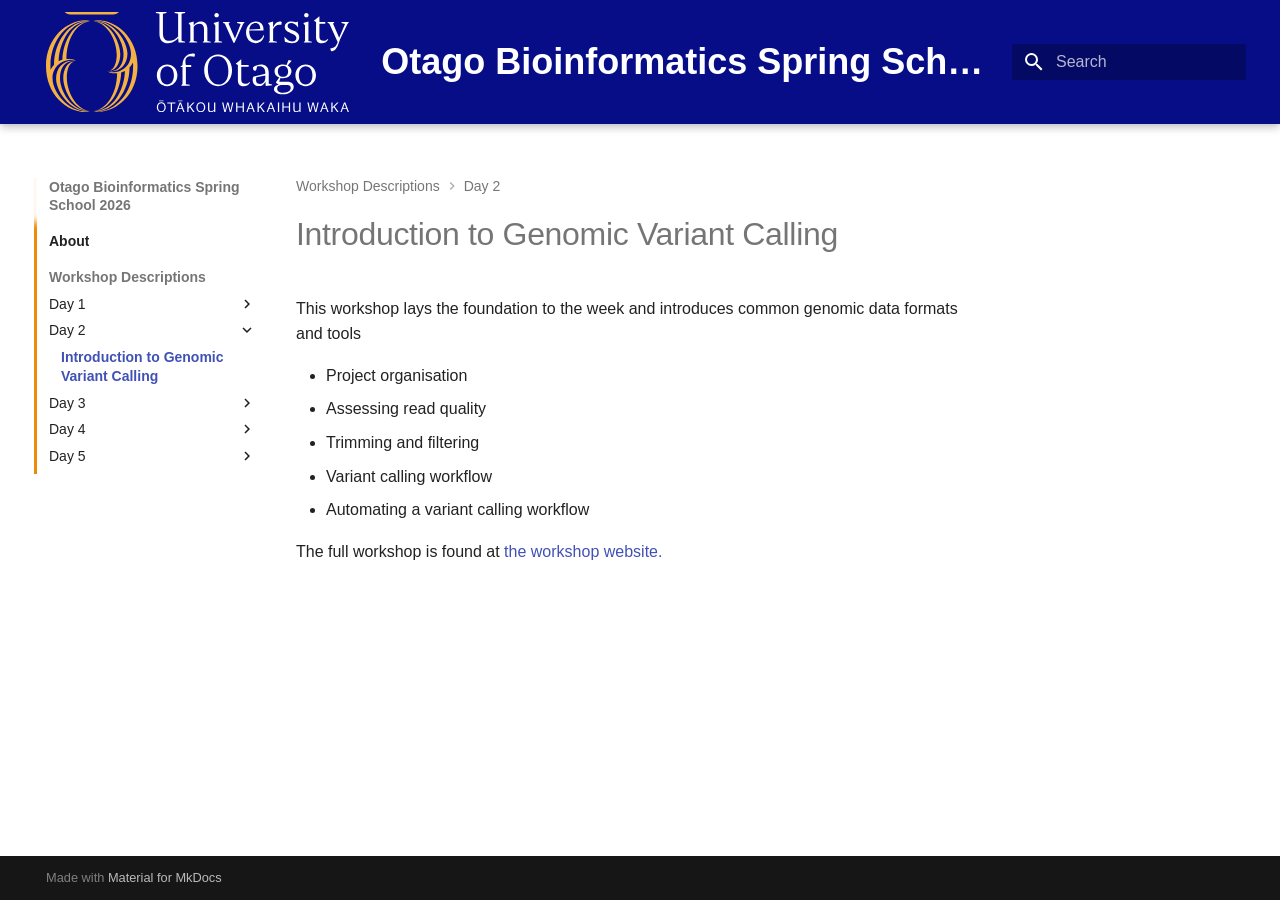
<file: Workshop_Descriptions/gdc/index.html>
<!doctype html>
<html lang="en" class="no-js">
  <head>
    
      <meta charset="utf-8">
      <meta name="viewport" content="width=device-width,initial-scale=1">
      
      
      
      
        <link rel="prev" href="../bash/">
      
      
        <link rel="next" href="../ga/">
      
      
        
      
      
      <link rel="icon" href="../../assets/images/uoo-favicon-32x32.png">
      <meta name="generator" content="mkdocs-1.6.1, mkdocs-material-9.8.1">
    
    
      
        <title>Introduction to Genomic Variant Calling - Otago Bioinformatics Spring School 2026</title>
      
    
    
      <link rel="stylesheet" href="../../assets/stylesheets/main.57a0d79d.min.css">
      
      


    
    
      
    
    
      
        
        
        <link rel="preconnect" href="https://fonts.gstatic.com" crossorigin>
        <link rel="stylesheet" href="https://fonts.googleapis.com/css?family=wickliffe-sans:300,300i,400,400i,700,700i%7CRoboto+Mono:400,400i,700,700i&display=fallback">
        <style>:root{--md-text-font:"wickliffe-sans";--md-code-font:"Roboto Mono"}</style>
      
    
    
      <link rel="stylesheet" href="../../assets/stylesheets/extra.css">
    
    <script>__md_scope=new URL("../..",location),__md_hash=e=>[...e].reduce(((e,_)=>(e<<5)-e+_.charCodeAt(0)),0),__md_get=(e,_=localStorage,t=__md_scope)=>JSON.parse(_.getItem(t.pathname+"."+e)),__md_set=(e,_,t=localStorage,a=__md_scope)=>{try{t.setItem(a.pathname+"."+e,JSON.stringify(_))}catch(e){}}</script>
    
      

    
    
  </head>
  
  
    <body dir="ltr">
  
    
    <input class="md-toggle" data-md-toggle="drawer" type="checkbox" id="__drawer" autocomplete="off">
    <input class="md-toggle" data-md-toggle="search" type="checkbox" id="__search" autocomplete="off">
    <label class="md-overlay" for="__drawer"></label>
    <div data-md-component="skip">
      
        
        <a href="#introduction-to-genomic-variant-calling" class="md-skip">
          Skip to content
        </a>
      
    </div>
    <div data-md-component="announce">
      
    </div>
    
    
      

  

<header class="md-header md-header--shadow" data-md-component="header">
  <nav class="md-header__inner md-grid" aria-label="Header">
    <a href="https://www.otago.ac.nz" title="Otago Bioinformatics Spring School 2026" class="md-header__button md-logo" aria-label="Otago Bioinformatics Spring School 2026" data-md-component="logo">
      
  <img src="../../assets/images/UoO_Logo_RGB_Horz_Gold-REV.svg" alt="logo">

    </a>
    <label class="md-header__button md-icon" for="__drawer">
      
      <svg xmlns="http://www.w3.org/2000/svg" viewBox="0 0 24 24"><path d="M3 6h18v2H3zm0 5h18v2H3zm0 5h18v2H3z"/></svg>
    </label>
    <div class="md-header__title" data-md-component="header-title">
      <div class="md-header__ellipsis">
        <div class="md-header__topic">
          <span class="md-ellipsis">
            Otago Bioinformatics Spring School 2026
          </span>
        </div>
        <div class="md-header__topic" data-md-component="header-topic">
          <span class="md-ellipsis">
            
              Introduction to Genomic Variant Calling
            
          </span>
        </div>
      </div>
    </div>
    
    
      <script>var palette=__md_get("__palette");if(palette&&palette.color){if("(prefers-color-scheme)"===palette.color.media){var media=matchMedia("(prefers-color-scheme: light)"),input=document.querySelector(media.matches?"[data-md-color-media='(prefers-color-scheme: light)']":"[data-md-color-media='(prefers-color-scheme: dark)']");palette.color.media=input.getAttribute("data-md-color-media"),palette.color.scheme=input.getAttribute("data-md-color-scheme"),palette.color.primary=input.getAttribute("data-md-color-primary"),palette.color.accent=input.getAttribute("data-md-color-accent")}for(var[key,value]of Object.entries(palette.color))document.body.setAttribute("data-md-color-"+key,value)}</script>
    
    
    
      
      
        <label class="md-header__button md-icon" for="__search">
          
          <svg xmlns="http://www.w3.org/2000/svg" viewBox="0 0 24 24"><path d="M9.5 3A6.5 6.5 0 0 1 16 9.5c0 1.61-.59 3.09-1.56 4.23l.27.27h.79l5 5-1.5 1.5-5-5v-.79l-.27-.27A6.52 6.52 0 0 1 9.5 16 6.5 6.5 0 0 1 3 9.5 6.5 6.5 0 0 1 9.5 3m0 2C7 5 5 7 5 9.5S7 14 9.5 14 14 12 14 9.5 12 5 9.5 5"/></svg>
        </label>
        <div class="md-search" data-md-component="search" role="dialog">
  <label class="md-search__overlay" for="__search"></label>
  <div class="md-search__inner" role="search">
    <form class="md-search__form" name="search">
      <input type="text" class="md-search__input" name="query" aria-label="Search" placeholder="Search" autocapitalize="off" autocorrect="off" autocomplete="off" spellcheck="false" data-md-component="search-query" required>
      <label class="md-search__icon md-icon" for="__search">
        
        <svg xmlns="http://www.w3.org/2000/svg" viewBox="0 0 24 24"><path d="M9.5 3A6.5 6.5 0 0 1 16 9.5c0 1.61-.59 3.09-1.56 4.23l.27.27h.79l5 5-1.5 1.5-5-5v-.79l-.27-.27A6.52 6.52 0 0 1 9.5 16 6.5 6.5 0 0 1 3 9.5 6.5 6.5 0 0 1 9.5 3m0 2C7 5 5 7 5 9.5S7 14 9.5 14 14 12 14 9.5 12 5 9.5 5"/></svg>
        
        <svg xmlns="http://www.w3.org/2000/svg" viewBox="0 0 24 24"><path d="M20 11v2H8l5.5 5.5-1.42 1.42L4.16 12l7.92-7.92L13.5 5.5 8 11z"/></svg>
      </label>
      <nav class="md-search__options" aria-label="Search">
        
        <button type="reset" class="md-search__icon md-icon" title="Clear" aria-label="Clear" tabindex="-1">
          
          <svg xmlns="http://www.w3.org/2000/svg" viewBox="0 0 24 24"><path d="M19 6.41 17.59 5 12 10.59 6.41 5 5 6.41 10.59 12 5 17.59 6.41 19 12 13.41 17.59 19 19 17.59 13.41 12z"/></svg>
        </button>
      </nav>
      
    </form>
    <div class="md-search__output">
      <div class="md-search__scrollwrap" tabindex="0" data-md-scrollfix>
        <div class="md-search-result" data-md-component="search-result">
          <div class="md-search-result__meta">
            Initializing search
          </div>
          <ol class="md-search-result__list" role="presentation"></ol>
        </div>
      </div>
    </div>
  </div>
</div>
      
    
    
  </nav>
  
</header>
    
    <div class="md-container" data-md-component="container">
      
      
        
          
        
      
      <main class="md-main" data-md-component="main">
        <div class="md-main__inner md-grid">
          
            
              
              <div class="md-sidebar md-sidebar--primary" data-md-component="sidebar" data-md-type="navigation" >
                <div class="md-sidebar__scrollwrap">
                  <div class="md-sidebar__inner">
                    



<nav class="md-nav md-nav--primary" aria-label="Navigation" data-md-level="0">
  <label class="md-nav__title" for="__drawer">
    <a href="https://www.otago.ac.nz" title="Otago Bioinformatics Spring School 2026" class="md-nav__button md-logo" aria-label="Otago Bioinformatics Spring School 2026" data-md-component="logo">
      
  <img src="../../assets/images/UoO_Logo_RGB_Horz_Gold-REV.svg" alt="logo">

    </a>
    Otago Bioinformatics Spring School 2026
  </label>
  
  <ul class="md-nav__list" data-md-scrollfix>
    
      
      
  
  
  
  
    
    
      
        
          
        
      
    
    
    
      
        
        
      
    
    
    <li class="md-nav__item md-nav__item--section md-nav__item--nested">
      
        
        
        <input class="md-nav__toggle md-toggle " type="checkbox" id="__nav_1" >
        
          
          <div class="md-nav__link md-nav__container">
            <a href="../.." class="md-nav__link ">
              
  
  
  <span class="md-ellipsis">
    
  
    About
  

    
  </span>
  
  

            </a>
            
          </div>
        
        <nav class="md-nav" data-md-level="1" aria-labelledby="__nav_1_label" aria-expanded="false">
          <label class="md-nav__title" for="__nav_1">
            <span class="md-nav__icon md-icon"></span>
            
  
    About
  

          </label>
          <ul class="md-nav__list" data-md-scrollfix>
            
              
            
          </ul>
        </nav>
      
    </li>
  

    
      
      
  
  
    
  
  
  
    
    
      
        
      
        
      
        
      
        
      
        
      
    
    
    
      
        
        
      
    
    
    <li class="md-nav__item md-nav__item--active md-nav__item--section md-nav__item--nested">
      
        
        
        <input class="md-nav__toggle md-toggle " type="checkbox" id="__nav_2" checked>
        
          
          <label class="md-nav__link" for="__nav_2" id="__nav_2_label" tabindex="">
            
  
  
  <span class="md-ellipsis">
    
  
    Workshop Descriptions
  

    
  </span>
  
  

            <span class="md-nav__icon md-icon"></span>
          </label>
        
        <nav class="md-nav" data-md-level="1" aria-labelledby="__nav_2_label" aria-expanded="true">
          <label class="md-nav__title" for="__nav_2">
            <span class="md-nav__icon md-icon"></span>
            
  
    Workshop Descriptions
  

          </label>
          <ul class="md-nav__list" data-md-scrollfix>
            
              
                
  
  
  
  
    
    
      
        
      
        
      
    
    
    
      
    
    
    <li class="md-nav__item md-nav__item--nested">
      
        
        
        <input class="md-nav__toggle md-toggle " type="checkbox" id="__nav_2_1" >
        
          
          <label class="md-nav__link" for="__nav_2_1" id="__nav_2_1_label" tabindex="0">
            
  
  
  <span class="md-ellipsis">
    
  
    Day 1
  

    
  </span>
  
  

            <span class="md-nav__icon md-icon"></span>
          </label>
        
        <nav class="md-nav" data-md-level="2" aria-labelledby="__nav_2_1_label" aria-expanded="false">
          <label class="md-nav__title" for="__nav_2_1">
            <span class="md-nav__icon md-icon"></span>
            
  
    Day 1
  

          </label>
          <ul class="md-nav__list" data-md-scrollfix>
            
              
                
  
  
  
  
    <li class="md-nav__item">
      <a href="../hpc/" class="md-nav__link">
        
  
  
  <span class="md-ellipsis">
    
  
    Introduction to an HPC Environment
  

    
  </span>
  
  

      </a>
    </li>
  

              
            
              
                
  
  
  
  
    <li class="md-nav__item">
      <a href="../bash/" class="md-nav__link">
        
  
  
  <span class="md-ellipsis">
    
  
    Introduction to the Unix Shell
  

    
  </span>
  
  

      </a>
    </li>
  

              
            
          </ul>
        </nav>
      
    </li>
  

              
            
              
                
  
  
    
  
  
  
    
    
      
        
      
    
    
    
      
    
    
    <li class="md-nav__item md-nav__item--active md-nav__item--nested">
      
        
        
        <input class="md-nav__toggle md-toggle " type="checkbox" id="__nav_2_2" checked>
        
          
          <label class="md-nav__link" for="__nav_2_2" id="__nav_2_2_label" tabindex="0">
            
  
  
  <span class="md-ellipsis">
    
  
    Day 2
  

    
  </span>
  
  

            <span class="md-nav__icon md-icon"></span>
          </label>
        
        <nav class="md-nav" data-md-level="2" aria-labelledby="__nav_2_2_label" aria-expanded="true">
          <label class="md-nav__title" for="__nav_2_2">
            <span class="md-nav__icon md-icon"></span>
            
  
    Day 2
  

          </label>
          <ul class="md-nav__list" data-md-scrollfix>
            
              
                
  
  
    
  
  
  
    <li class="md-nav__item md-nav__item--active">
      
      <input class="md-nav__toggle md-toggle" type="checkbox" id="__toc">
      
      
        
      
      
      <a href="./" class="md-nav__link md-nav__link--active">
        
  
  
  <span class="md-ellipsis">
    
  
    Introduction to Genomic Variant Calling
  

    
  </span>
  
  

      </a>
      
    </li>
  

              
            
          </ul>
        </nav>
      
    </li>
  

              
            
              
                
  
  
  
  
    
    
      
        
      
        
      
    
    
    
      
    
    
    <li class="md-nav__item md-nav__item--nested">
      
        
        
        <input class="md-nav__toggle md-toggle " type="checkbox" id="__nav_2_3" >
        
          
          <label class="md-nav__link" for="__nav_2_3" id="__nav_2_3_label" tabindex="0">
            
  
  
  <span class="md-ellipsis">
    
  
    Day 3
  

    
  </span>
  
  

            <span class="md-nav__icon md-icon"></span>
          </label>
        
        <nav class="md-nav" data-md-level="2" aria-labelledby="__nav_2_3_label" aria-expanded="false">
          <label class="md-nav__title" for="__nav_2_3">
            <span class="md-nav__icon md-icon"></span>
            
  
    Day 3
  

          </label>
          <ul class="md-nav__list" data-md-scrollfix>
            
              
                
  
  
  
  
    <li class="md-nav__item">
      <a href="../ga/" class="md-nav__link">
        
  
  
  <span class="md-ellipsis">
    
  
    Introduction to Genome Assembly
  

    
  </span>
  
  

      </a>
    </li>
  

              
            
              
                
  
  
  
  
    <li class="md-nav__item">
      <a href="../r/" class="md-nav__link">
        
  
  
  <span class="md-ellipsis">
    
  
    Plotting and data manipulation in R
  

    
  </span>
  
  

      </a>
    </li>
  

              
            
          </ul>
        </nav>
      
    </li>
  

              
            
              
                
  
  
  
  
    
    
      
        
      
    
    
    
      
    
    
    <li class="md-nav__item md-nav__item--nested">
      
        
        
        <input class="md-nav__toggle md-toggle " type="checkbox" id="__nav_2_4" >
        
          
          <label class="md-nav__link" for="__nav_2_4" id="__nav_2_4_label" tabindex="0">
            
  
  
  <span class="md-ellipsis">
    
  
    Day 4
  

    
  </span>
  
  

            <span class="md-nav__icon md-icon"></span>
          </label>
        
        <nav class="md-nav" data-md-level="2" aria-labelledby="__nav_2_4_label" aria-expanded="false">
          <label class="md-nav__title" for="__nav_2_4">
            <span class="md-nav__icon md-icon"></span>
            
  
    Day 4
  

          </label>
          <ul class="md-nav__list" data-md-scrollfix>
            
              
                
  
  
  
  
    <li class="md-nav__item">
      <a href="../rna/" class="md-nav__link">
        
  
  
  <span class="md-ellipsis">
    
  
    Introduction to RNAseq
  

    
  </span>
  
  

      </a>
    </li>
  

              
            
          </ul>
        </nav>
      
    </li>
  

              
            
              
                
  
  
  
  
    
    
      
        
      
        
      
    
    
    
      
    
    
    <li class="md-nav__item md-nav__item--nested">
      
        
        
        <input class="md-nav__toggle md-toggle " type="checkbox" id="__nav_2_5" >
        
          
          <label class="md-nav__link" for="__nav_2_5" id="__nav_2_5_label" tabindex="0">
            
  
  
  <span class="md-ellipsis">
    
  
    Day 5
  

    
  </span>
  
  

            <span class="md-nav__icon md-icon"></span>
          </label>
        
        <nav class="md-nav" data-md-level="2" aria-labelledby="__nav_2_5_label" aria-expanded="false">
          <label class="md-nav__title" for="__nav_2_5">
            <span class="md-nav__icon md-icon"></span>
            
  
    Day 5
  

          </label>
          <ul class="md-nav__list" data-md-scrollfix>
            
              
                
  
  
  
  
    <li class="md-nav__item">
      <a href="../nanopore/" class="md-nav__link">
        
  
  
  <span class="md-ellipsis">
    
  
    Nanopore
  

    
  </span>
  
  

      </a>
    </li>
  

              
            
              
                
  
  
  
  
    <li class="md-nav__item">
      <a href="../git/" class="md-nav__link">
        
  
  
  <span class="md-ellipsis">
    
  
    Git
  

    
  </span>
  
  

      </a>
    </li>
  

              
            
          </ul>
        </nav>
      
    </li>
  

              
            
          </ul>
        </nav>
      
    </li>
  

    
  </ul>
</nav>
                  </div>
                </div>
              </div>
            
            
              
              <div class="md-sidebar md-sidebar--secondary" data-md-component="sidebar" data-md-type="toc" >
                <div class="md-sidebar__scrollwrap">
                  <div class="md-sidebar__inner">
                    

<nav class="md-nav md-nav--secondary" aria-label="Table of contents">
  
  
  
    
  
  
</nav>
                  </div>
                </div>
              </div>
            
          
          
            <div class="md-content" data-md-component="content">
              
                




  <nav class="md-path" aria-label="Navigation" >
    <ol class="md-path__list">
      
      
        
  
  
    
    
      
  
  
    
    
      <li class="md-path__item">
        <a href="../hpc/" class="md-path__link">
          
  <span class="md-ellipsis">
    Workshop Descriptions
  </span>

        </a>
      </li>
    
  

    
  

      
        
  
  
    
    
      <li class="md-path__item">
        <a href="./" class="md-path__link">
          
  <span class="md-ellipsis">
    Day 2
  </span>

        </a>
      </li>
    
  

      
    </ol>
  </nav>

              
              <article class="md-content__inner md-typeset">
                
                  



<h1 id="introduction-to-genomic-variant-calling">Introduction to Genomic Variant Calling<a class="headerlink" href="#introduction-to-genomic-variant-calling" title="Permanent link">¶</a></h1>
<p>This workshop lays the foundation to the week and introduces common genomic data formats and tools</p>
<ul>
<li>Project organisation</li>
<li>Assessing read quality</li>
<li>Trimming and filtering</li>
<li>Variant calling workflow</li>
<li>Automating a variant calling workflow</li>
</ul>
<p>The full workshop is found at <a href="https://otagobioinformaticsspringschool.github.io/wrangling-genomics-reannz/">the workshop website.</a></p>












                
              </article>
            </div>
          
          
<script>var target=document.getElementById(location.hash.slice(1));target&&target.name&&(target.checked=target.name.startsWith("__tabbed_"))</script>
        </div>
        
      </main>
      
        <footer class="md-footer">
  
  <div class="md-footer-meta md-typeset">
    <div class="md-footer-meta__inner md-grid">
      <div class="md-copyright">
  
  
    Made with
    <a href="https://squidfunk.github.io/mkdocs-material/" target="_blank" rel="noopener">
      Material for MkDocs
    </a>
  
</div>
      
    </div>
  </div>
</footer>
      
    </div>
    <div class="md-dialog" data-md-component="dialog">
      <div class="md-dialog__inner md-typeset"></div>
    </div>
    
    
    
      
      
      <script id="__config" type="application/json">{"annotate": null, "base": "../..", "features": ["navigation.instant", "navigation.tracking", "navigation.sections", "navigation.path", "navigation.indexes", "toc.follow"], "search": "../../assets/javascripts/workers/search.a7633da7.min.js", "tags": null, "translations": {"clipboard.copied": "Copied to clipboard", "clipboard.copy": "Copy to clipboard", "search.result.more.one": "1 more on this page", "search.result.more.other": "# more on this page", "search.result.none": "No matching documents", "search.result.one": "1 matching document", "search.result.other": "# matching documents", "search.result.placeholder": "Type to start searching", "search.result.term.missing": "Missing", "select.version": "Select version"}, "version": null}</script>
    
    
      <script src="../../assets/javascripts/bundle.a5f9d56c.min.js"></script>
      
    
  </body>
</html>
</file>
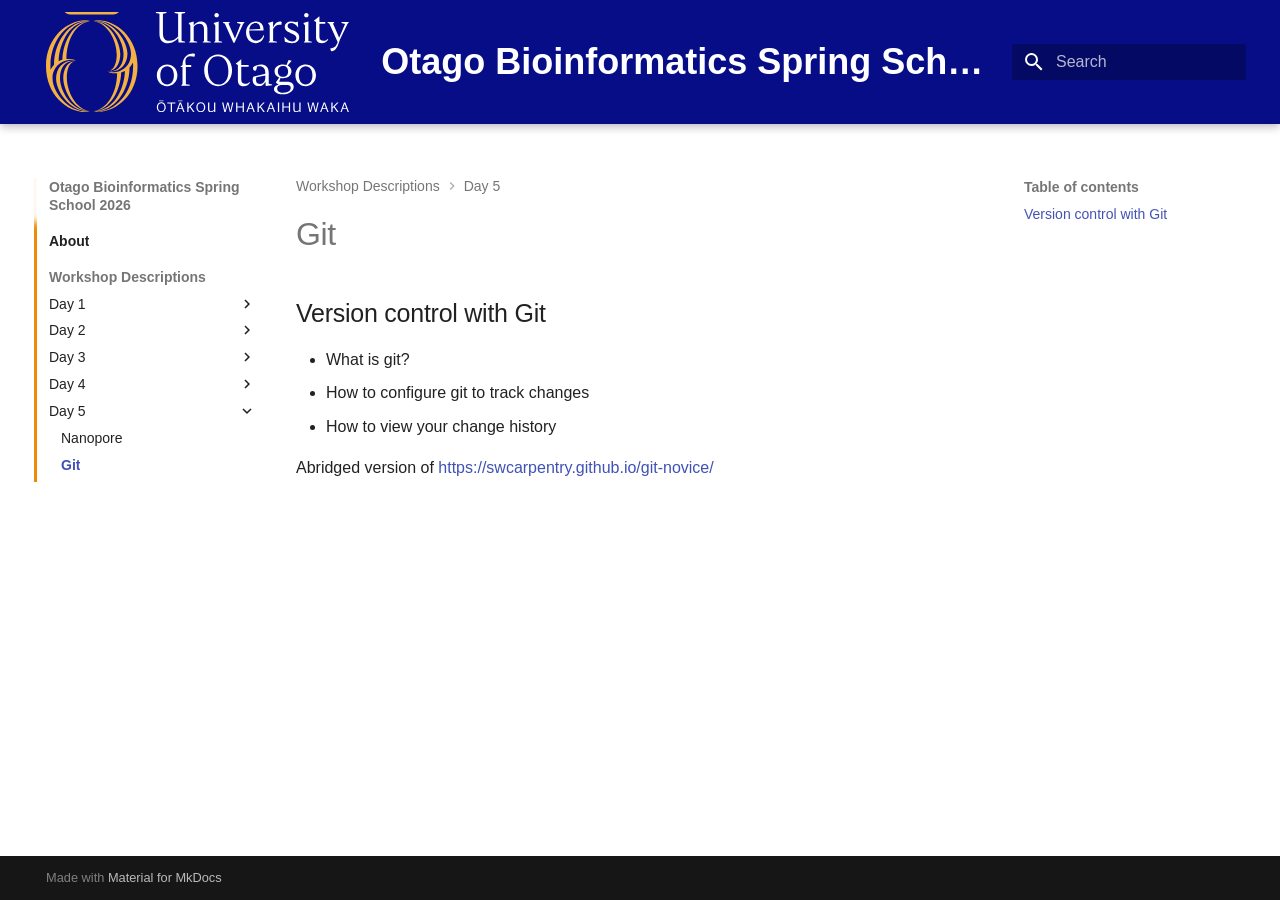
<file: Workshop_Descriptions/git/index.html>
<!doctype html>
<html lang="en" class="no-js">
  <head>
    
      <meta charset="utf-8">
      <meta name="viewport" content="width=device-width,initial-scale=1">
      
      
      
      
        <link rel="prev" href="../nanopore/">
      
      
      
        
      
      
      <link rel="icon" href="../../assets/images/uoo-favicon-32x32.png">
      <meta name="generator" content="mkdocs-1.6.1, mkdocs-material-9.8.1">
    
    
      
        <title>Git - Otago Bioinformatics Spring School 2026</title>
      
    
    
      <link rel="stylesheet" href="../../assets/stylesheets/main.57a0d79d.min.css">
      
      


    
    
      
    
    
      
        
        
        <link rel="preconnect" href="https://fonts.gstatic.com" crossorigin>
        <link rel="stylesheet" href="https://fonts.googleapis.com/css?family=wickliffe-sans:300,300i,400,400i,700,700i%7CRoboto+Mono:400,400i,700,700i&display=fallback">
        <style>:root{--md-text-font:"wickliffe-sans";--md-code-font:"Roboto Mono"}</style>
      
    
    
      <link rel="stylesheet" href="../../assets/stylesheets/extra.css">
    
    <script>__md_scope=new URL("../..",location),__md_hash=e=>[...e].reduce(((e,_)=>(e<<5)-e+_.charCodeAt(0)),0),__md_get=(e,_=localStorage,t=__md_scope)=>JSON.parse(_.getItem(t.pathname+"."+e)),__md_set=(e,_,t=localStorage,a=__md_scope)=>{try{t.setItem(a.pathname+"."+e,JSON.stringify(_))}catch(e){}}</script>
    
      

    
    
  </head>
  
  
    <body dir="ltr">
  
    
    <input class="md-toggle" data-md-toggle="drawer" type="checkbox" id="__drawer" autocomplete="off">
    <input class="md-toggle" data-md-toggle="search" type="checkbox" id="__search" autocomplete="off">
    <label class="md-overlay" for="__drawer"></label>
    <div data-md-component="skip">
      
        
        <a href="#version-control-with-git" class="md-skip">
          Skip to content
        </a>
      
    </div>
    <div data-md-component="announce">
      
    </div>
    
    
      

  

<header class="md-header md-header--shadow" data-md-component="header">
  <nav class="md-header__inner md-grid" aria-label="Header">
    <a href="https://www.otago.ac.nz" title="Otago Bioinformatics Spring School 2026" class="md-header__button md-logo" aria-label="Otago Bioinformatics Spring School 2026" data-md-component="logo">
      
  <img src="../../assets/images/UoO_Logo_RGB_Horz_Gold-REV.svg" alt="logo">

    </a>
    <label class="md-header__button md-icon" for="__drawer">
      
      <svg xmlns="http://www.w3.org/2000/svg" viewBox="0 0 24 24"><path d="M3 6h18v2H3zm0 5h18v2H3zm0 5h18v2H3z"/></svg>
    </label>
    <div class="md-header__title" data-md-component="header-title">
      <div class="md-header__ellipsis">
        <div class="md-header__topic">
          <span class="md-ellipsis">
            Otago Bioinformatics Spring School 2026
          </span>
        </div>
        <div class="md-header__topic" data-md-component="header-topic">
          <span class="md-ellipsis">
            
              Git
            
          </span>
        </div>
      </div>
    </div>
    
    
      <script>var palette=__md_get("__palette");if(palette&&palette.color){if("(prefers-color-scheme)"===palette.color.media){var media=matchMedia("(prefers-color-scheme: light)"),input=document.querySelector(media.matches?"[data-md-color-media='(prefers-color-scheme: light)']":"[data-md-color-media='(prefers-color-scheme: dark)']");palette.color.media=input.getAttribute("data-md-color-media"),palette.color.scheme=input.getAttribute("data-md-color-scheme"),palette.color.primary=input.getAttribute("data-md-color-primary"),palette.color.accent=input.getAttribute("data-md-color-accent")}for(var[key,value]of Object.entries(palette.color))document.body.setAttribute("data-md-color-"+key,value)}</script>
    
    
    
      
      
        <label class="md-header__button md-icon" for="__search">
          
          <svg xmlns="http://www.w3.org/2000/svg" viewBox="0 0 24 24"><path d="M9.5 3A6.5 6.5 0 0 1 16 9.5c0 1.61-.59 3.09-1.56 4.23l.27.27h.79l5 5-1.5 1.5-5-5v-.79l-.27-.27A6.52 6.52 0 0 1 9.5 16 6.5 6.5 0 0 1 3 9.5 6.5 6.5 0 0 1 9.5 3m0 2C7 5 5 7 5 9.5S7 14 9.5 14 14 12 14 9.5 12 5 9.5 5"/></svg>
        </label>
        <div class="md-search" data-md-component="search" role="dialog">
  <label class="md-search__overlay" for="__search"></label>
  <div class="md-search__inner" role="search">
    <form class="md-search__form" name="search">
      <input type="text" class="md-search__input" name="query" aria-label="Search" placeholder="Search" autocapitalize="off" autocorrect="off" autocomplete="off" spellcheck="false" data-md-component="search-query" required>
      <label class="md-search__icon md-icon" for="__search">
        
        <svg xmlns="http://www.w3.org/2000/svg" viewBox="0 0 24 24"><path d="M9.5 3A6.5 6.5 0 0 1 16 9.5c0 1.61-.59 3.09-1.56 4.23l.27.27h.79l5 5-1.5 1.5-5-5v-.79l-.27-.27A6.52 6.52 0 0 1 9.5 16 6.5 6.5 0 0 1 3 9.5 6.5 6.5 0 0 1 9.5 3m0 2C7 5 5 7 5 9.5S7 14 9.5 14 14 12 14 9.5 12 5 9.5 5"/></svg>
        
        <svg xmlns="http://www.w3.org/2000/svg" viewBox="0 0 24 24"><path d="M20 11v2H8l5.5 5.5-1.42 1.42L4.16 12l7.92-7.92L13.5 5.5 8 11z"/></svg>
      </label>
      <nav class="md-search__options" aria-label="Search">
        
        <button type="reset" class="md-search__icon md-icon" title="Clear" aria-label="Clear" tabindex="-1">
          
          <svg xmlns="http://www.w3.org/2000/svg" viewBox="0 0 24 24"><path d="M19 6.41 17.59 5 12 10.59 6.41 5 5 6.41 10.59 12 5 17.59 6.41 19 12 13.41 17.59 19 19 17.59 13.41 12z"/></svg>
        </button>
      </nav>
      
    </form>
    <div class="md-search__output">
      <div class="md-search__scrollwrap" tabindex="0" data-md-scrollfix>
        <div class="md-search-result" data-md-component="search-result">
          <div class="md-search-result__meta">
            Initializing search
          </div>
          <ol class="md-search-result__list" role="presentation"></ol>
        </div>
      </div>
    </div>
  </div>
</div>
      
    
    
  </nav>
  
</header>
    
    <div class="md-container" data-md-component="container">
      
      
        
          
        
      
      <main class="md-main" data-md-component="main">
        <div class="md-main__inner md-grid">
          
            
              
              <div class="md-sidebar md-sidebar--primary" data-md-component="sidebar" data-md-type="navigation" >
                <div class="md-sidebar__scrollwrap">
                  <div class="md-sidebar__inner">
                    



<nav class="md-nav md-nav--primary" aria-label="Navigation" data-md-level="0">
  <label class="md-nav__title" for="__drawer">
    <a href="https://www.otago.ac.nz" title="Otago Bioinformatics Spring School 2026" class="md-nav__button md-logo" aria-label="Otago Bioinformatics Spring School 2026" data-md-component="logo">
      
  <img src="../../assets/images/UoO_Logo_RGB_Horz_Gold-REV.svg" alt="logo">

    </a>
    Otago Bioinformatics Spring School 2026
  </label>
  
  <ul class="md-nav__list" data-md-scrollfix>
    
      
      
  
  
  
  
    
    
      
        
          
        
      
    
    
    
      
        
        
      
    
    
    <li class="md-nav__item md-nav__item--section md-nav__item--nested">
      
        
        
        <input class="md-nav__toggle md-toggle " type="checkbox" id="__nav_1" >
        
          
          <div class="md-nav__link md-nav__container">
            <a href="../.." class="md-nav__link ">
              
  
  
  <span class="md-ellipsis">
    
  
    About
  

    
  </span>
  
  

            </a>
            
          </div>
        
        <nav class="md-nav" data-md-level="1" aria-labelledby="__nav_1_label" aria-expanded="false">
          <label class="md-nav__title" for="__nav_1">
            <span class="md-nav__icon md-icon"></span>
            
  
    About
  

          </label>
          <ul class="md-nav__list" data-md-scrollfix>
            
              
            
          </ul>
        </nav>
      
    </li>
  

    
      
      
  
  
    
  
  
  
    
    
      
        
      
        
      
        
      
        
      
        
      
    
    
    
      
        
        
      
    
    
    <li class="md-nav__item md-nav__item--active md-nav__item--section md-nav__item--nested">
      
        
        
        <input class="md-nav__toggle md-toggle " type="checkbox" id="__nav_2" checked>
        
          
          <label class="md-nav__link" for="__nav_2" id="__nav_2_label" tabindex="">
            
  
  
  <span class="md-ellipsis">
    
  
    Workshop Descriptions
  

    
  </span>
  
  

            <span class="md-nav__icon md-icon"></span>
          </label>
        
        <nav class="md-nav" data-md-level="1" aria-labelledby="__nav_2_label" aria-expanded="true">
          <label class="md-nav__title" for="__nav_2">
            <span class="md-nav__icon md-icon"></span>
            
  
    Workshop Descriptions
  

          </label>
          <ul class="md-nav__list" data-md-scrollfix>
            
              
                
  
  
  
  
    
    
      
        
      
        
      
    
    
    
      
    
    
    <li class="md-nav__item md-nav__item--nested">
      
        
        
        <input class="md-nav__toggle md-toggle " type="checkbox" id="__nav_2_1" >
        
          
          <label class="md-nav__link" for="__nav_2_1" id="__nav_2_1_label" tabindex="0">
            
  
  
  <span class="md-ellipsis">
    
  
    Day 1
  

    
  </span>
  
  

            <span class="md-nav__icon md-icon"></span>
          </label>
        
        <nav class="md-nav" data-md-level="2" aria-labelledby="__nav_2_1_label" aria-expanded="false">
          <label class="md-nav__title" for="__nav_2_1">
            <span class="md-nav__icon md-icon"></span>
            
  
    Day 1
  

          </label>
          <ul class="md-nav__list" data-md-scrollfix>
            
              
                
  
  
  
  
    <li class="md-nav__item">
      <a href="../hpc/" class="md-nav__link">
        
  
  
  <span class="md-ellipsis">
    
  
    Introduction to an HPC Environment
  

    
  </span>
  
  

      </a>
    </li>
  

              
            
              
                
  
  
  
  
    <li class="md-nav__item">
      <a href="../bash/" class="md-nav__link">
        
  
  
  <span class="md-ellipsis">
    
  
    Introduction to the Unix Shell
  

    
  </span>
  
  

      </a>
    </li>
  

              
            
          </ul>
        </nav>
      
    </li>
  

              
            
              
                
  
  
  
  
    
    
      
        
      
    
    
    
      
    
    
    <li class="md-nav__item md-nav__item--nested">
      
        
        
        <input class="md-nav__toggle md-toggle " type="checkbox" id="__nav_2_2" >
        
          
          <label class="md-nav__link" for="__nav_2_2" id="__nav_2_2_label" tabindex="0">
            
  
  
  <span class="md-ellipsis">
    
  
    Day 2
  

    
  </span>
  
  

            <span class="md-nav__icon md-icon"></span>
          </label>
        
        <nav class="md-nav" data-md-level="2" aria-labelledby="__nav_2_2_label" aria-expanded="false">
          <label class="md-nav__title" for="__nav_2_2">
            <span class="md-nav__icon md-icon"></span>
            
  
    Day 2
  

          </label>
          <ul class="md-nav__list" data-md-scrollfix>
            
              
                
  
  
  
  
    <li class="md-nav__item">
      <a href="../gdc/" class="md-nav__link">
        
  
  
  <span class="md-ellipsis">
    
  
    Introduction to Genomic Variant Calling
  

    
  </span>
  
  

      </a>
    </li>
  

              
            
          </ul>
        </nav>
      
    </li>
  

              
            
              
                
  
  
  
  
    
    
      
        
      
        
      
    
    
    
      
    
    
    <li class="md-nav__item md-nav__item--nested">
      
        
        
        <input class="md-nav__toggle md-toggle " type="checkbox" id="__nav_2_3" >
        
          
          <label class="md-nav__link" for="__nav_2_3" id="__nav_2_3_label" tabindex="0">
            
  
  
  <span class="md-ellipsis">
    
  
    Day 3
  

    
  </span>
  
  

            <span class="md-nav__icon md-icon"></span>
          </label>
        
        <nav class="md-nav" data-md-level="2" aria-labelledby="__nav_2_3_label" aria-expanded="false">
          <label class="md-nav__title" for="__nav_2_3">
            <span class="md-nav__icon md-icon"></span>
            
  
    Day 3
  

          </label>
          <ul class="md-nav__list" data-md-scrollfix>
            
              
                
  
  
  
  
    <li class="md-nav__item">
      <a href="../ga/" class="md-nav__link">
        
  
  
  <span class="md-ellipsis">
    
  
    Introduction to Genome Assembly
  

    
  </span>
  
  

      </a>
    </li>
  

              
            
              
                
  
  
  
  
    <li class="md-nav__item">
      <a href="../r/" class="md-nav__link">
        
  
  
  <span class="md-ellipsis">
    
  
    Plotting and data manipulation in R
  

    
  </span>
  
  

      </a>
    </li>
  

              
            
          </ul>
        </nav>
      
    </li>
  

              
            
              
                
  
  
  
  
    
    
      
        
      
    
    
    
      
    
    
    <li class="md-nav__item md-nav__item--nested">
      
        
        
        <input class="md-nav__toggle md-toggle " type="checkbox" id="__nav_2_4" >
        
          
          <label class="md-nav__link" for="__nav_2_4" id="__nav_2_4_label" tabindex="0">
            
  
  
  <span class="md-ellipsis">
    
  
    Day 4
  

    
  </span>
  
  

            <span class="md-nav__icon md-icon"></span>
          </label>
        
        <nav class="md-nav" data-md-level="2" aria-labelledby="__nav_2_4_label" aria-expanded="false">
          <label class="md-nav__title" for="__nav_2_4">
            <span class="md-nav__icon md-icon"></span>
            
  
    Day 4
  

          </label>
          <ul class="md-nav__list" data-md-scrollfix>
            
              
                
  
  
  
  
    <li class="md-nav__item">
      <a href="../rna/" class="md-nav__link">
        
  
  
  <span class="md-ellipsis">
    
  
    Introduction to RNAseq
  

    
  </span>
  
  

      </a>
    </li>
  

              
            
          </ul>
        </nav>
      
    </li>
  

              
            
              
                
  
  
    
  
  
  
    
    
      
        
      
        
      
    
    
    
      
    
    
    <li class="md-nav__item md-nav__item--active md-nav__item--nested">
      
        
        
        <input class="md-nav__toggle md-toggle " type="checkbox" id="__nav_2_5" checked>
        
          
          <label class="md-nav__link" for="__nav_2_5" id="__nav_2_5_label" tabindex="0">
            
  
  
  <span class="md-ellipsis">
    
  
    Day 5
  

    
  </span>
  
  

            <span class="md-nav__icon md-icon"></span>
          </label>
        
        <nav class="md-nav" data-md-level="2" aria-labelledby="__nav_2_5_label" aria-expanded="true">
          <label class="md-nav__title" for="__nav_2_5">
            <span class="md-nav__icon md-icon"></span>
            
  
    Day 5
  

          </label>
          <ul class="md-nav__list" data-md-scrollfix>
            
              
                
  
  
  
  
    <li class="md-nav__item">
      <a href="../nanopore/" class="md-nav__link">
        
  
  
  <span class="md-ellipsis">
    
  
    Nanopore
  

    
  </span>
  
  

      </a>
    </li>
  

              
            
              
                
  
  
    
  
  
  
    <li class="md-nav__item md-nav__item--active">
      
      <input class="md-nav__toggle md-toggle" type="checkbox" id="__toc">
      
      
      
        <label class="md-nav__link md-nav__link--active" for="__toc">
          
  
  
  <span class="md-ellipsis">
    
  
    Git
  

    
  </span>
  
  

          <span class="md-nav__icon md-icon"></span>
        </label>
      
      <a href="./" class="md-nav__link md-nav__link--active">
        
  
  
  <span class="md-ellipsis">
    
  
    Git
  

    
  </span>
  
  

      </a>
      
        

<nav class="md-nav md-nav--secondary" aria-label="Table of contents">
  
  
  
  
    <label class="md-nav__title" for="__toc">
      <span class="md-nav__icon md-icon"></span>
      Table of contents
    </label>
    <ul class="md-nav__list" data-md-component="toc" data-md-scrollfix>
      
        <li class="md-nav__item">
  <a href="#version-control-with-git" class="md-nav__link">
    <span class="md-ellipsis">
      
        Version control with Git
      
    </span>
  </a>
  
</li>
      
    </ul>
  
</nav>
      
    </li>
  

              
            
          </ul>
        </nav>
      
    </li>
  

              
            
          </ul>
        </nav>
      
    </li>
  

    
  </ul>
</nav>
                  </div>
                </div>
              </div>
            
            
              
              <div class="md-sidebar md-sidebar--secondary" data-md-component="sidebar" data-md-type="toc" >
                <div class="md-sidebar__scrollwrap">
                  <div class="md-sidebar__inner">
                    

<nav class="md-nav md-nav--secondary" aria-label="Table of contents">
  
  
  
  
    <label class="md-nav__title" for="__toc">
      <span class="md-nav__icon md-icon"></span>
      Table of contents
    </label>
    <ul class="md-nav__list" data-md-component="toc" data-md-scrollfix>
      
        <li class="md-nav__item">
  <a href="#version-control-with-git" class="md-nav__link">
    <span class="md-ellipsis">
      
        Version control with Git
      
    </span>
  </a>
  
</li>
      
    </ul>
  
</nav>
                  </div>
                </div>
              </div>
            
          
          
            <div class="md-content" data-md-component="content">
              
                




  <nav class="md-path" aria-label="Navigation" >
    <ol class="md-path__list">
      
      
        
  
  
    
    
      
  
  
    
    
      <li class="md-path__item">
        <a href="../hpc/" class="md-path__link">
          
  <span class="md-ellipsis">
    Workshop Descriptions
  </span>

        </a>
      </li>
    
  

    
  

      
        
  
  
    
    
      <li class="md-path__item">
        <a href="../nanopore/" class="md-path__link">
          
  <span class="md-ellipsis">
    Day 5
  </span>

        </a>
      </li>
    
  

      
    </ol>
  </nav>

              
              <article class="md-content__inner md-typeset">
                
                  



  <h1>Git</h1>

<h2 id="version-control-with-git">Version control with Git<a class="headerlink" href="#version-control-with-git" title="Permanent link">¶</a></h2>
<ul>
<li>What is git?</li>
<li>How to configure git to track changes</li>
<li>How to view your change history</li>
</ul>
<p>Abridged version of <a href="https://swcarpentry.github.io/git-novice/">https://swcarpentry.github.io/git-novice/</a></p>












                
              </article>
            </div>
          
          
<script>var target=document.getElementById(location.hash.slice(1));target&&target.name&&(target.checked=target.name.startsWith("__tabbed_"))</script>
        </div>
        
      </main>
      
        <footer class="md-footer">
  
  <div class="md-footer-meta md-typeset">
    <div class="md-footer-meta__inner md-grid">
      <div class="md-copyright">
  
  
    Made with
    <a href="https://squidfunk.github.io/mkdocs-material/" target="_blank" rel="noopener">
      Material for MkDocs
    </a>
  
</div>
      
    </div>
  </div>
</footer>
      
    </div>
    <div class="md-dialog" data-md-component="dialog">
      <div class="md-dialog__inner md-typeset"></div>
    </div>
    
    
    
      
      
      <script id="__config" type="application/json">{"annotate": null, "base": "../..", "features": ["navigation.instant", "navigation.tracking", "navigation.sections", "navigation.path", "navigation.indexes", "toc.follow"], "search": "../../assets/javascripts/workers/search.a7633da7.min.js", "tags": null, "translations": {"clipboard.copied": "Copied to clipboard", "clipboard.copy": "Copy to clipboard", "search.result.more.one": "1 more on this page", "search.result.more.other": "# more on this page", "search.result.none": "No matching documents", "search.result.one": "1 matching document", "search.result.other": "# matching documents", "search.result.placeholder": "Type to start searching", "search.result.term.missing": "Missing", "select.version": "Select version"}, "version": null}</script>
    
    
      <script src="../../assets/javascripts/bundle.a5f9d56c.min.js"></script>
      
    
  </body>
</html>
</file>
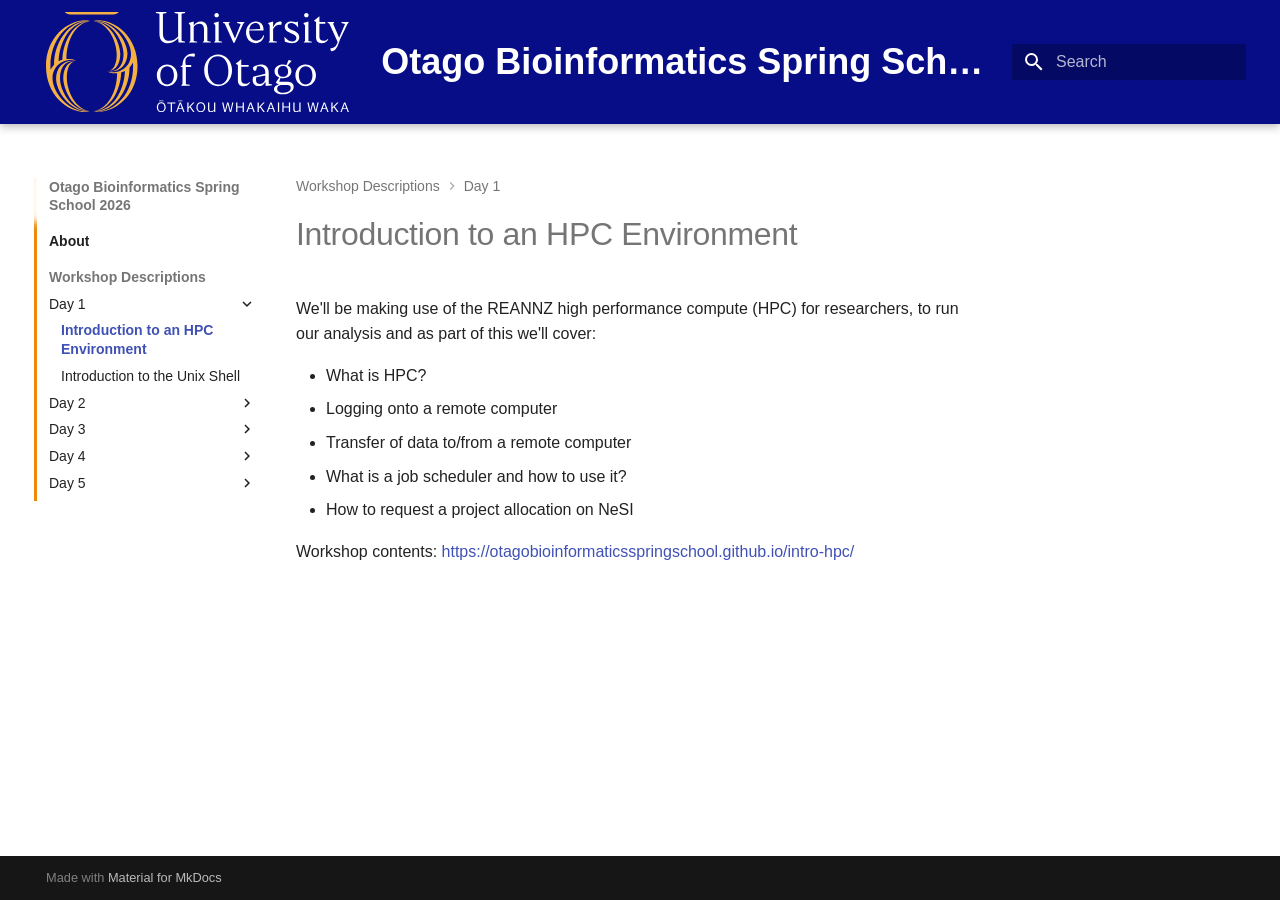
<file: Workshop_Descriptions/hpc/index.html>
<!doctype html>
<html lang="en" class="no-js">
  <head>
    
      <meta charset="utf-8">
      <meta name="viewport" content="width=device-width,initial-scale=1">
      
      
      
      
        <link rel="prev" href="../..">
      
      
        <link rel="next" href="../bash/">
      
      
        
      
      
      <link rel="icon" href="../../assets/images/uoo-favicon-32x32.png">
      <meta name="generator" content="mkdocs-1.6.1, mkdocs-material-9.8.1">
    
    
      
        <title>Introduction to an HPC Environment - Otago Bioinformatics Spring School 2026</title>
      
    
    
      <link rel="stylesheet" href="../../assets/stylesheets/main.57a0d79d.min.css">
      
      


    
    
      
    
    
      
        
        
        <link rel="preconnect" href="https://fonts.gstatic.com" crossorigin>
        <link rel="stylesheet" href="https://fonts.googleapis.com/css?family=wickliffe-sans:300,300i,400,400i,700,700i%7CRoboto+Mono:400,400i,700,700i&display=fallback">
        <style>:root{--md-text-font:"wickliffe-sans";--md-code-font:"Roboto Mono"}</style>
      
    
    
      <link rel="stylesheet" href="../../assets/stylesheets/extra.css">
    
    <script>__md_scope=new URL("../..",location),__md_hash=e=>[...e].reduce(((e,_)=>(e<<5)-e+_.charCodeAt(0)),0),__md_get=(e,_=localStorage,t=__md_scope)=>JSON.parse(_.getItem(t.pathname+"."+e)),__md_set=(e,_,t=localStorage,a=__md_scope)=>{try{t.setItem(a.pathname+"."+e,JSON.stringify(_))}catch(e){}}</script>
    
      

    
    
  </head>
  
  
    <body dir="ltr">
  
    
    <input class="md-toggle" data-md-toggle="drawer" type="checkbox" id="__drawer" autocomplete="off">
    <input class="md-toggle" data-md-toggle="search" type="checkbox" id="__search" autocomplete="off">
    <label class="md-overlay" for="__drawer"></label>
    <div data-md-component="skip">
      
        
        <a href="#introduction-to-an-hpc-environment" class="md-skip">
          Skip to content
        </a>
      
    </div>
    <div data-md-component="announce">
      
    </div>
    
    
      

  

<header class="md-header md-header--shadow" data-md-component="header">
  <nav class="md-header__inner md-grid" aria-label="Header">
    <a href="https://www.otago.ac.nz" title="Otago Bioinformatics Spring School 2026" class="md-header__button md-logo" aria-label="Otago Bioinformatics Spring School 2026" data-md-component="logo">
      
  <img src="../../assets/images/UoO_Logo_RGB_Horz_Gold-REV.svg" alt="logo">

    </a>
    <label class="md-header__button md-icon" for="__drawer">
      
      <svg xmlns="http://www.w3.org/2000/svg" viewBox="0 0 24 24"><path d="M3 6h18v2H3zm0 5h18v2H3zm0 5h18v2H3z"/></svg>
    </label>
    <div class="md-header__title" data-md-component="header-title">
      <div class="md-header__ellipsis">
        <div class="md-header__topic">
          <span class="md-ellipsis">
            Otago Bioinformatics Spring School 2026
          </span>
        </div>
        <div class="md-header__topic" data-md-component="header-topic">
          <span class="md-ellipsis">
            
              Introduction to an HPC Environment
            
          </span>
        </div>
      </div>
    </div>
    
    
      <script>var palette=__md_get("__palette");if(palette&&palette.color){if("(prefers-color-scheme)"===palette.color.media){var media=matchMedia("(prefers-color-scheme: light)"),input=document.querySelector(media.matches?"[data-md-color-media='(prefers-color-scheme: light)']":"[data-md-color-media='(prefers-color-scheme: dark)']");palette.color.media=input.getAttribute("data-md-color-media"),palette.color.scheme=input.getAttribute("data-md-color-scheme"),palette.color.primary=input.getAttribute("data-md-color-primary"),palette.color.accent=input.getAttribute("data-md-color-accent")}for(var[key,value]of Object.entries(palette.color))document.body.setAttribute("data-md-color-"+key,value)}</script>
    
    
    
      
      
        <label class="md-header__button md-icon" for="__search">
          
          <svg xmlns="http://www.w3.org/2000/svg" viewBox="0 0 24 24"><path d="M9.5 3A6.5 6.5 0 0 1 16 9.5c0 1.61-.59 3.09-1.56 4.23l.27.27h.79l5 5-1.5 1.5-5-5v-.79l-.27-.27A6.52 6.52 0 0 1 9.5 16 6.5 6.5 0 0 1 3 9.5 6.5 6.5 0 0 1 9.5 3m0 2C7 5 5 7 5 9.5S7 14 9.5 14 14 12 14 9.5 12 5 9.5 5"/></svg>
        </label>
        <div class="md-search" data-md-component="search" role="dialog">
  <label class="md-search__overlay" for="__search"></label>
  <div class="md-search__inner" role="search">
    <form class="md-search__form" name="search">
      <input type="text" class="md-search__input" name="query" aria-label="Search" placeholder="Search" autocapitalize="off" autocorrect="off" autocomplete="off" spellcheck="false" data-md-component="search-query" required>
      <label class="md-search__icon md-icon" for="__search">
        
        <svg xmlns="http://www.w3.org/2000/svg" viewBox="0 0 24 24"><path d="M9.5 3A6.5 6.5 0 0 1 16 9.5c0 1.61-.59 3.09-1.56 4.23l.27.27h.79l5 5-1.5 1.5-5-5v-.79l-.27-.27A6.52 6.52 0 0 1 9.5 16 6.5 6.5 0 0 1 3 9.5 6.5 6.5 0 0 1 9.5 3m0 2C7 5 5 7 5 9.5S7 14 9.5 14 14 12 14 9.5 12 5 9.5 5"/></svg>
        
        <svg xmlns="http://www.w3.org/2000/svg" viewBox="0 0 24 24"><path d="M20 11v2H8l5.5 5.5-1.42 1.42L4.16 12l7.92-7.92L13.5 5.5 8 11z"/></svg>
      </label>
      <nav class="md-search__options" aria-label="Search">
        
        <button type="reset" class="md-search__icon md-icon" title="Clear" aria-label="Clear" tabindex="-1">
          
          <svg xmlns="http://www.w3.org/2000/svg" viewBox="0 0 24 24"><path d="M19 6.41 17.59 5 12 10.59 6.41 5 5 6.41 10.59 12 5 17.59 6.41 19 12 13.41 17.59 19 19 17.59 13.41 12z"/></svg>
        </button>
      </nav>
      
    </form>
    <div class="md-search__output">
      <div class="md-search__scrollwrap" tabindex="0" data-md-scrollfix>
        <div class="md-search-result" data-md-component="search-result">
          <div class="md-search-result__meta">
            Initializing search
          </div>
          <ol class="md-search-result__list" role="presentation"></ol>
        </div>
      </div>
    </div>
  </div>
</div>
      
    
    
  </nav>
  
</header>
    
    <div class="md-container" data-md-component="container">
      
      
        
          
        
      
      <main class="md-main" data-md-component="main">
        <div class="md-main__inner md-grid">
          
            
              
              <div class="md-sidebar md-sidebar--primary" data-md-component="sidebar" data-md-type="navigation" >
                <div class="md-sidebar__scrollwrap">
                  <div class="md-sidebar__inner">
                    



<nav class="md-nav md-nav--primary" aria-label="Navigation" data-md-level="0">
  <label class="md-nav__title" for="__drawer">
    <a href="https://www.otago.ac.nz" title="Otago Bioinformatics Spring School 2026" class="md-nav__button md-logo" aria-label="Otago Bioinformatics Spring School 2026" data-md-component="logo">
      
  <img src="../../assets/images/UoO_Logo_RGB_Horz_Gold-REV.svg" alt="logo">

    </a>
    Otago Bioinformatics Spring School 2026
  </label>
  
  <ul class="md-nav__list" data-md-scrollfix>
    
      
      
  
  
  
  
    
    
      
        
          
        
      
    
    
    
      
        
        
      
    
    
    <li class="md-nav__item md-nav__item--section md-nav__item--nested">
      
        
        
        <input class="md-nav__toggle md-toggle " type="checkbox" id="__nav_1" >
        
          
          <div class="md-nav__link md-nav__container">
            <a href="../.." class="md-nav__link ">
              
  
  
  <span class="md-ellipsis">
    
  
    About
  

    
  </span>
  
  

            </a>
            
          </div>
        
        <nav class="md-nav" data-md-level="1" aria-labelledby="__nav_1_label" aria-expanded="false">
          <label class="md-nav__title" for="__nav_1">
            <span class="md-nav__icon md-icon"></span>
            
  
    About
  

          </label>
          <ul class="md-nav__list" data-md-scrollfix>
            
              
            
          </ul>
        </nav>
      
    </li>
  

    
      
      
  
  
    
  
  
  
    
    
      
        
      
        
      
        
      
        
      
        
      
    
    
    
      
        
        
      
    
    
    <li class="md-nav__item md-nav__item--active md-nav__item--section md-nav__item--nested">
      
        
        
        <input class="md-nav__toggle md-toggle " type="checkbox" id="__nav_2" checked>
        
          
          <label class="md-nav__link" for="__nav_2" id="__nav_2_label" tabindex="">
            
  
  
  <span class="md-ellipsis">
    
  
    Workshop Descriptions
  

    
  </span>
  
  

            <span class="md-nav__icon md-icon"></span>
          </label>
        
        <nav class="md-nav" data-md-level="1" aria-labelledby="__nav_2_label" aria-expanded="true">
          <label class="md-nav__title" for="__nav_2">
            <span class="md-nav__icon md-icon"></span>
            
  
    Workshop Descriptions
  

          </label>
          <ul class="md-nav__list" data-md-scrollfix>
            
              
                
  
  
    
  
  
  
    
    
      
        
      
        
      
    
    
    
      
    
    
    <li class="md-nav__item md-nav__item--active md-nav__item--nested">
      
        
        
        <input class="md-nav__toggle md-toggle " type="checkbox" id="__nav_2_1" checked>
        
          
          <label class="md-nav__link" for="__nav_2_1" id="__nav_2_1_label" tabindex="0">
            
  
  
  <span class="md-ellipsis">
    
  
    Day 1
  

    
  </span>
  
  

            <span class="md-nav__icon md-icon"></span>
          </label>
        
        <nav class="md-nav" data-md-level="2" aria-labelledby="__nav_2_1_label" aria-expanded="true">
          <label class="md-nav__title" for="__nav_2_1">
            <span class="md-nav__icon md-icon"></span>
            
  
    Day 1
  

          </label>
          <ul class="md-nav__list" data-md-scrollfix>
            
              
                
  
  
    
  
  
  
    <li class="md-nav__item md-nav__item--active">
      
      <input class="md-nav__toggle md-toggle" type="checkbox" id="__toc">
      
      
        
      
      
      <a href="./" class="md-nav__link md-nav__link--active">
        
  
  
  <span class="md-ellipsis">
    
  
    Introduction to an HPC Environment
  

    
  </span>
  
  

      </a>
      
    </li>
  

              
            
              
                
  
  
  
  
    <li class="md-nav__item">
      <a href="../bash/" class="md-nav__link">
        
  
  
  <span class="md-ellipsis">
    
  
    Introduction to the Unix Shell
  

    
  </span>
  
  

      </a>
    </li>
  

              
            
          </ul>
        </nav>
      
    </li>
  

              
            
              
                
  
  
  
  
    
    
      
        
      
    
    
    
      
    
    
    <li class="md-nav__item md-nav__item--nested">
      
        
        
        <input class="md-nav__toggle md-toggle " type="checkbox" id="__nav_2_2" >
        
          
          <label class="md-nav__link" for="__nav_2_2" id="__nav_2_2_label" tabindex="0">
            
  
  
  <span class="md-ellipsis">
    
  
    Day 2
  

    
  </span>
  
  

            <span class="md-nav__icon md-icon"></span>
          </label>
        
        <nav class="md-nav" data-md-level="2" aria-labelledby="__nav_2_2_label" aria-expanded="false">
          <label class="md-nav__title" for="__nav_2_2">
            <span class="md-nav__icon md-icon"></span>
            
  
    Day 2
  

          </label>
          <ul class="md-nav__list" data-md-scrollfix>
            
              
                
  
  
  
  
    <li class="md-nav__item">
      <a href="../gdc/" class="md-nav__link">
        
  
  
  <span class="md-ellipsis">
    
  
    Introduction to Genomic Variant Calling
  

    
  </span>
  
  

      </a>
    </li>
  

              
            
          </ul>
        </nav>
      
    </li>
  

              
            
              
                
  
  
  
  
    
    
      
        
      
        
      
    
    
    
      
    
    
    <li class="md-nav__item md-nav__item--nested">
      
        
        
        <input class="md-nav__toggle md-toggle " type="checkbox" id="__nav_2_3" >
        
          
          <label class="md-nav__link" for="__nav_2_3" id="__nav_2_3_label" tabindex="0">
            
  
  
  <span class="md-ellipsis">
    
  
    Day 3
  

    
  </span>
  
  

            <span class="md-nav__icon md-icon"></span>
          </label>
        
        <nav class="md-nav" data-md-level="2" aria-labelledby="__nav_2_3_label" aria-expanded="false">
          <label class="md-nav__title" for="__nav_2_3">
            <span class="md-nav__icon md-icon"></span>
            
  
    Day 3
  

          </label>
          <ul class="md-nav__list" data-md-scrollfix>
            
              
                
  
  
  
  
    <li class="md-nav__item">
      <a href="../ga/" class="md-nav__link">
        
  
  
  <span class="md-ellipsis">
    
  
    Introduction to Genome Assembly
  

    
  </span>
  
  

      </a>
    </li>
  

              
            
              
                
  
  
  
  
    <li class="md-nav__item">
      <a href="../r/" class="md-nav__link">
        
  
  
  <span class="md-ellipsis">
    
  
    Plotting and data manipulation in R
  

    
  </span>
  
  

      </a>
    </li>
  

              
            
          </ul>
        </nav>
      
    </li>
  

              
            
              
                
  
  
  
  
    
    
      
        
      
    
    
    
      
    
    
    <li class="md-nav__item md-nav__item--nested">
      
        
        
        <input class="md-nav__toggle md-toggle " type="checkbox" id="__nav_2_4" >
        
          
          <label class="md-nav__link" for="__nav_2_4" id="__nav_2_4_label" tabindex="0">
            
  
  
  <span class="md-ellipsis">
    
  
    Day 4
  

    
  </span>
  
  

            <span class="md-nav__icon md-icon"></span>
          </label>
        
        <nav class="md-nav" data-md-level="2" aria-labelledby="__nav_2_4_label" aria-expanded="false">
          <label class="md-nav__title" for="__nav_2_4">
            <span class="md-nav__icon md-icon"></span>
            
  
    Day 4
  

          </label>
          <ul class="md-nav__list" data-md-scrollfix>
            
              
                
  
  
  
  
    <li class="md-nav__item">
      <a href="../rna/" class="md-nav__link">
        
  
  
  <span class="md-ellipsis">
    
  
    Introduction to RNAseq
  

    
  </span>
  
  

      </a>
    </li>
  

              
            
          </ul>
        </nav>
      
    </li>
  

              
            
              
                
  
  
  
  
    
    
      
        
      
        
      
    
    
    
      
    
    
    <li class="md-nav__item md-nav__item--nested">
      
        
        
        <input class="md-nav__toggle md-toggle " type="checkbox" id="__nav_2_5" >
        
          
          <label class="md-nav__link" for="__nav_2_5" id="__nav_2_5_label" tabindex="0">
            
  
  
  <span class="md-ellipsis">
    
  
    Day 5
  

    
  </span>
  
  

            <span class="md-nav__icon md-icon"></span>
          </label>
        
        <nav class="md-nav" data-md-level="2" aria-labelledby="__nav_2_5_label" aria-expanded="false">
          <label class="md-nav__title" for="__nav_2_5">
            <span class="md-nav__icon md-icon"></span>
            
  
    Day 5
  

          </label>
          <ul class="md-nav__list" data-md-scrollfix>
            
              
                
  
  
  
  
    <li class="md-nav__item">
      <a href="../nanopore/" class="md-nav__link">
        
  
  
  <span class="md-ellipsis">
    
  
    Nanopore
  

    
  </span>
  
  

      </a>
    </li>
  

              
            
              
                
  
  
  
  
    <li class="md-nav__item">
      <a href="../git/" class="md-nav__link">
        
  
  
  <span class="md-ellipsis">
    
  
    Git
  

    
  </span>
  
  

      </a>
    </li>
  

              
            
          </ul>
        </nav>
      
    </li>
  

              
            
          </ul>
        </nav>
      
    </li>
  

    
  </ul>
</nav>
                  </div>
                </div>
              </div>
            
            
              
              <div class="md-sidebar md-sidebar--secondary" data-md-component="sidebar" data-md-type="toc" >
                <div class="md-sidebar__scrollwrap">
                  <div class="md-sidebar__inner">
                    

<nav class="md-nav md-nav--secondary" aria-label="Table of contents">
  
  
  
    
  
  
</nav>
                  </div>
                </div>
              </div>
            
          
          
            <div class="md-content" data-md-component="content">
              
                




  <nav class="md-path" aria-label="Navigation" >
    <ol class="md-path__list">
      
      
        
  
  
    
    
      
  
  
    
    
      <li class="md-path__item">
        <a href="./" class="md-path__link">
          
  <span class="md-ellipsis">
    Workshop Descriptions
  </span>

        </a>
      </li>
    
  

    
  

      
        
  
  
    
    
      <li class="md-path__item">
        <a href="./" class="md-path__link">
          
  <span class="md-ellipsis">
    Day 1
  </span>

        </a>
      </li>
    
  

      
    </ol>
  </nav>

              
              <article class="md-content__inner md-typeset">
                
                  



<h1 id="introduction-to-an-hpc-environment">Introduction to an HPC Environment<a class="headerlink" href="#introduction-to-an-hpc-environment" title="Permanent link">¶</a></h1>
<p>We'll be making use of the REANNZ high performance compute (HPC) for researchers, to run our analysis and as part of this we'll cover:</p>
<ul>
<li>What is HPC? </li>
<li>Logging onto a remote computer</li>
<li>Transfer of data to/from a remote computer</li>
<li>What is a job scheduler and how to use it?</li>
<li>How to request a project allocation on NeSI</li>
</ul>
<p>Workshop contents: <a href="https://otagobioinformaticsspringschool.github.io/intro-hpc/">https://otagobioinformaticsspringschool.github.io/intro-hpc/</a></p>












                
              </article>
            </div>
          
          
<script>var target=document.getElementById(location.hash.slice(1));target&&target.name&&(target.checked=target.name.startsWith("__tabbed_"))</script>
        </div>
        
      </main>
      
        <footer class="md-footer">
  
  <div class="md-footer-meta md-typeset">
    <div class="md-footer-meta__inner md-grid">
      <div class="md-copyright">
  
  
    Made with
    <a href="https://squidfunk.github.io/mkdocs-material/" target="_blank" rel="noopener">
      Material for MkDocs
    </a>
  
</div>
      
    </div>
  </div>
</footer>
      
    </div>
    <div class="md-dialog" data-md-component="dialog">
      <div class="md-dialog__inner md-typeset"></div>
    </div>
    
    
    
      
      
      <script id="__config" type="application/json">{"annotate": null, "base": "../..", "features": ["navigation.instant", "navigation.tracking", "navigation.sections", "navigation.path", "navigation.indexes", "toc.follow"], "search": "../../assets/javascripts/workers/search.a7633da7.min.js", "tags": null, "translations": {"clipboard.copied": "Copied to clipboard", "clipboard.copy": "Copy to clipboard", "search.result.more.one": "1 more on this page", "search.result.more.other": "# more on this page", "search.result.none": "No matching documents", "search.result.one": "1 matching document", "search.result.other": "# matching documents", "search.result.placeholder": "Type to start searching", "search.result.term.missing": "Missing", "select.version": "Select version"}, "version": null}</script>
    
    
      <script src="../../assets/javascripts/bundle.a5f9d56c.min.js"></script>
      
    
  </body>
</html>
</file>
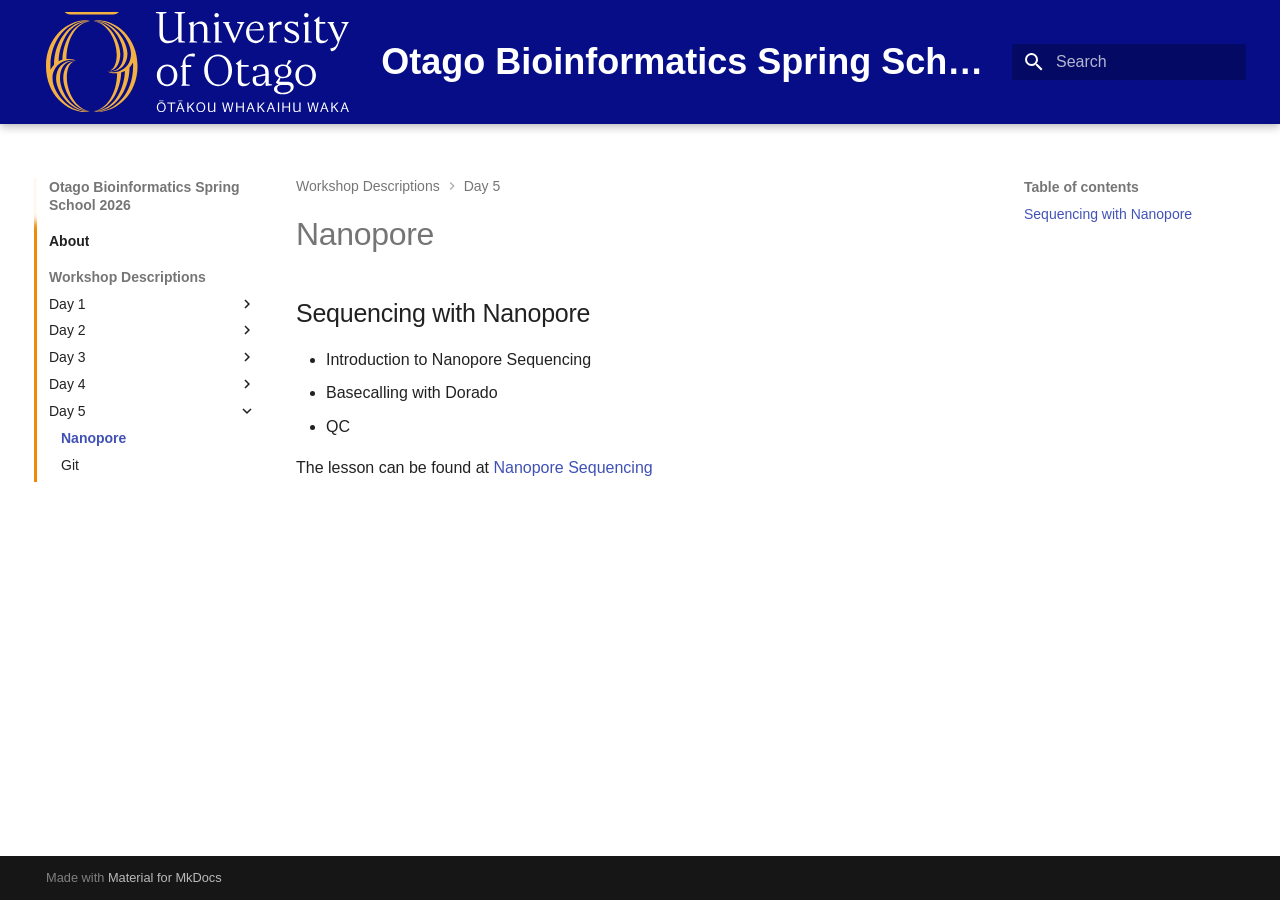
<file: Workshop_Descriptions/nanopore/index.html>
<!doctype html>
<html lang="en" class="no-js">
  <head>
    
      <meta charset="utf-8">
      <meta name="viewport" content="width=device-width,initial-scale=1">
      
      
      
      
        <link rel="prev" href="../rna/">
      
      
        <link rel="next" href="../git/">
      
      
        
      
      
      <link rel="icon" href="../../assets/images/uoo-favicon-32x32.png">
      <meta name="generator" content="mkdocs-1.6.1, mkdocs-material-9.8.1">
    
    
      
        <title>Nanopore - Otago Bioinformatics Spring School 2026</title>
      
    
    
      <link rel="stylesheet" href="../../assets/stylesheets/main.57a0d79d.min.css">
      
      


    
    
      
    
    
      
        
        
        <link rel="preconnect" href="https://fonts.gstatic.com" crossorigin>
        <link rel="stylesheet" href="https://fonts.googleapis.com/css?family=wickliffe-sans:300,300i,400,400i,700,700i%7CRoboto+Mono:400,400i,700,700i&display=fallback">
        <style>:root{--md-text-font:"wickliffe-sans";--md-code-font:"Roboto Mono"}</style>
      
    
    
      <link rel="stylesheet" href="../../assets/stylesheets/extra.css">
    
    <script>__md_scope=new URL("../..",location),__md_hash=e=>[...e].reduce(((e,_)=>(e<<5)-e+_.charCodeAt(0)),0),__md_get=(e,_=localStorage,t=__md_scope)=>JSON.parse(_.getItem(t.pathname+"."+e)),__md_set=(e,_,t=localStorage,a=__md_scope)=>{try{t.setItem(a.pathname+"."+e,JSON.stringify(_))}catch(e){}}</script>
    
      

    
    
  </head>
  
  
    <body dir="ltr">
  
    
    <input class="md-toggle" data-md-toggle="drawer" type="checkbox" id="__drawer" autocomplete="off">
    <input class="md-toggle" data-md-toggle="search" type="checkbox" id="__search" autocomplete="off">
    <label class="md-overlay" for="__drawer"></label>
    <div data-md-component="skip">
      
        
        <a href="#sequencing-with-nanopore" class="md-skip">
          Skip to content
        </a>
      
    </div>
    <div data-md-component="announce">
      
    </div>
    
    
      

  

<header class="md-header md-header--shadow" data-md-component="header">
  <nav class="md-header__inner md-grid" aria-label="Header">
    <a href="https://www.otago.ac.nz" title="Otago Bioinformatics Spring School 2026" class="md-header__button md-logo" aria-label="Otago Bioinformatics Spring School 2026" data-md-component="logo">
      
  <img src="../../assets/images/UoO_Logo_RGB_Horz_Gold-REV.svg" alt="logo">

    </a>
    <label class="md-header__button md-icon" for="__drawer">
      
      <svg xmlns="http://www.w3.org/2000/svg" viewBox="0 0 24 24"><path d="M3 6h18v2H3zm0 5h18v2H3zm0 5h18v2H3z"/></svg>
    </label>
    <div class="md-header__title" data-md-component="header-title">
      <div class="md-header__ellipsis">
        <div class="md-header__topic">
          <span class="md-ellipsis">
            Otago Bioinformatics Spring School 2026
          </span>
        </div>
        <div class="md-header__topic" data-md-component="header-topic">
          <span class="md-ellipsis">
            
              Nanopore
            
          </span>
        </div>
      </div>
    </div>
    
    
      <script>var palette=__md_get("__palette");if(palette&&palette.color){if("(prefers-color-scheme)"===palette.color.media){var media=matchMedia("(prefers-color-scheme: light)"),input=document.querySelector(media.matches?"[data-md-color-media='(prefers-color-scheme: light)']":"[data-md-color-media='(prefers-color-scheme: dark)']");palette.color.media=input.getAttribute("data-md-color-media"),palette.color.scheme=input.getAttribute("data-md-color-scheme"),palette.color.primary=input.getAttribute("data-md-color-primary"),palette.color.accent=input.getAttribute("data-md-color-accent")}for(var[key,value]of Object.entries(palette.color))document.body.setAttribute("data-md-color-"+key,value)}</script>
    
    
    
      
      
        <label class="md-header__button md-icon" for="__search">
          
          <svg xmlns="http://www.w3.org/2000/svg" viewBox="0 0 24 24"><path d="M9.5 3A6.5 6.5 0 0 1 16 9.5c0 1.61-.59 3.09-1.56 4.23l.27.27h.79l5 5-1.5 1.5-5-5v-.79l-.27-.27A6.52 6.52 0 0 1 9.5 16 6.5 6.5 0 0 1 3 9.5 6.5 6.5 0 0 1 9.5 3m0 2C7 5 5 7 5 9.5S7 14 9.5 14 14 12 14 9.5 12 5 9.5 5"/></svg>
        </label>
        <div class="md-search" data-md-component="search" role="dialog">
  <label class="md-search__overlay" for="__search"></label>
  <div class="md-search__inner" role="search">
    <form class="md-search__form" name="search">
      <input type="text" class="md-search__input" name="query" aria-label="Search" placeholder="Search" autocapitalize="off" autocorrect="off" autocomplete="off" spellcheck="false" data-md-component="search-query" required>
      <label class="md-search__icon md-icon" for="__search">
        
        <svg xmlns="http://www.w3.org/2000/svg" viewBox="0 0 24 24"><path d="M9.5 3A6.5 6.5 0 0 1 16 9.5c0 1.61-.59 3.09-1.56 4.23l.27.27h.79l5 5-1.5 1.5-5-5v-.79l-.27-.27A6.52 6.52 0 0 1 9.5 16 6.5 6.5 0 0 1 3 9.5 6.5 6.5 0 0 1 9.5 3m0 2C7 5 5 7 5 9.5S7 14 9.5 14 14 12 14 9.5 12 5 9.5 5"/></svg>
        
        <svg xmlns="http://www.w3.org/2000/svg" viewBox="0 0 24 24"><path d="M20 11v2H8l5.5 5.5-1.42 1.42L4.16 12l7.92-7.92L13.5 5.5 8 11z"/></svg>
      </label>
      <nav class="md-search__options" aria-label="Search">
        
        <button type="reset" class="md-search__icon md-icon" title="Clear" aria-label="Clear" tabindex="-1">
          
          <svg xmlns="http://www.w3.org/2000/svg" viewBox="0 0 24 24"><path d="M19 6.41 17.59 5 12 10.59 6.41 5 5 6.41 10.59 12 5 17.59 6.41 19 12 13.41 17.59 19 19 17.59 13.41 12z"/></svg>
        </button>
      </nav>
      
    </form>
    <div class="md-search__output">
      <div class="md-search__scrollwrap" tabindex="0" data-md-scrollfix>
        <div class="md-search-result" data-md-component="search-result">
          <div class="md-search-result__meta">
            Initializing search
          </div>
          <ol class="md-search-result__list" role="presentation"></ol>
        </div>
      </div>
    </div>
  </div>
</div>
      
    
    
  </nav>
  
</header>
    
    <div class="md-container" data-md-component="container">
      
      
        
          
        
      
      <main class="md-main" data-md-component="main">
        <div class="md-main__inner md-grid">
          
            
              
              <div class="md-sidebar md-sidebar--primary" data-md-component="sidebar" data-md-type="navigation" >
                <div class="md-sidebar__scrollwrap">
                  <div class="md-sidebar__inner">
                    



<nav class="md-nav md-nav--primary" aria-label="Navigation" data-md-level="0">
  <label class="md-nav__title" for="__drawer">
    <a href="https://www.otago.ac.nz" title="Otago Bioinformatics Spring School 2026" class="md-nav__button md-logo" aria-label="Otago Bioinformatics Spring School 2026" data-md-component="logo">
      
  <img src="../../assets/images/UoO_Logo_RGB_Horz_Gold-REV.svg" alt="logo">

    </a>
    Otago Bioinformatics Spring School 2026
  </label>
  
  <ul class="md-nav__list" data-md-scrollfix>
    
      
      
  
  
  
  
    
    
      
        
          
        
      
    
    
    
      
        
        
      
    
    
    <li class="md-nav__item md-nav__item--section md-nav__item--nested">
      
        
        
        <input class="md-nav__toggle md-toggle " type="checkbox" id="__nav_1" >
        
          
          <div class="md-nav__link md-nav__container">
            <a href="../.." class="md-nav__link ">
              
  
  
  <span class="md-ellipsis">
    
  
    About
  

    
  </span>
  
  

            </a>
            
          </div>
        
        <nav class="md-nav" data-md-level="1" aria-labelledby="__nav_1_label" aria-expanded="false">
          <label class="md-nav__title" for="__nav_1">
            <span class="md-nav__icon md-icon"></span>
            
  
    About
  

          </label>
          <ul class="md-nav__list" data-md-scrollfix>
            
              
            
          </ul>
        </nav>
      
    </li>
  

    
      
      
  
  
    
  
  
  
    
    
      
        
      
        
      
        
      
        
      
        
      
    
    
    
      
        
        
      
    
    
    <li class="md-nav__item md-nav__item--active md-nav__item--section md-nav__item--nested">
      
        
        
        <input class="md-nav__toggle md-toggle " type="checkbox" id="__nav_2" checked>
        
          
          <label class="md-nav__link" for="__nav_2" id="__nav_2_label" tabindex="">
            
  
  
  <span class="md-ellipsis">
    
  
    Workshop Descriptions
  

    
  </span>
  
  

            <span class="md-nav__icon md-icon"></span>
          </label>
        
        <nav class="md-nav" data-md-level="1" aria-labelledby="__nav_2_label" aria-expanded="true">
          <label class="md-nav__title" for="__nav_2">
            <span class="md-nav__icon md-icon"></span>
            
  
    Workshop Descriptions
  

          </label>
          <ul class="md-nav__list" data-md-scrollfix>
            
              
                
  
  
  
  
    
    
      
        
      
        
      
    
    
    
      
    
    
    <li class="md-nav__item md-nav__item--nested">
      
        
        
        <input class="md-nav__toggle md-toggle " type="checkbox" id="__nav_2_1" >
        
          
          <label class="md-nav__link" for="__nav_2_1" id="__nav_2_1_label" tabindex="0">
            
  
  
  <span class="md-ellipsis">
    
  
    Day 1
  

    
  </span>
  
  

            <span class="md-nav__icon md-icon"></span>
          </label>
        
        <nav class="md-nav" data-md-level="2" aria-labelledby="__nav_2_1_label" aria-expanded="false">
          <label class="md-nav__title" for="__nav_2_1">
            <span class="md-nav__icon md-icon"></span>
            
  
    Day 1
  

          </label>
          <ul class="md-nav__list" data-md-scrollfix>
            
              
                
  
  
  
  
    <li class="md-nav__item">
      <a href="../hpc/" class="md-nav__link">
        
  
  
  <span class="md-ellipsis">
    
  
    Introduction to an HPC Environment
  

    
  </span>
  
  

      </a>
    </li>
  

              
            
              
                
  
  
  
  
    <li class="md-nav__item">
      <a href="../bash/" class="md-nav__link">
        
  
  
  <span class="md-ellipsis">
    
  
    Introduction to the Unix Shell
  

    
  </span>
  
  

      </a>
    </li>
  

              
            
          </ul>
        </nav>
      
    </li>
  

              
            
              
                
  
  
  
  
    
    
      
        
      
    
    
    
      
    
    
    <li class="md-nav__item md-nav__item--nested">
      
        
        
        <input class="md-nav__toggle md-toggle " type="checkbox" id="__nav_2_2" >
        
          
          <label class="md-nav__link" for="__nav_2_2" id="__nav_2_2_label" tabindex="0">
            
  
  
  <span class="md-ellipsis">
    
  
    Day 2
  

    
  </span>
  
  

            <span class="md-nav__icon md-icon"></span>
          </label>
        
        <nav class="md-nav" data-md-level="2" aria-labelledby="__nav_2_2_label" aria-expanded="false">
          <label class="md-nav__title" for="__nav_2_2">
            <span class="md-nav__icon md-icon"></span>
            
  
    Day 2
  

          </label>
          <ul class="md-nav__list" data-md-scrollfix>
            
              
                
  
  
  
  
    <li class="md-nav__item">
      <a href="../gdc/" class="md-nav__link">
        
  
  
  <span class="md-ellipsis">
    
  
    Introduction to Genomic Variant Calling
  

    
  </span>
  
  

      </a>
    </li>
  

              
            
          </ul>
        </nav>
      
    </li>
  

              
            
              
                
  
  
  
  
    
    
      
        
      
        
      
    
    
    
      
    
    
    <li class="md-nav__item md-nav__item--nested">
      
        
        
        <input class="md-nav__toggle md-toggle " type="checkbox" id="__nav_2_3" >
        
          
          <label class="md-nav__link" for="__nav_2_3" id="__nav_2_3_label" tabindex="0">
            
  
  
  <span class="md-ellipsis">
    
  
    Day 3
  

    
  </span>
  
  

            <span class="md-nav__icon md-icon"></span>
          </label>
        
        <nav class="md-nav" data-md-level="2" aria-labelledby="__nav_2_3_label" aria-expanded="false">
          <label class="md-nav__title" for="__nav_2_3">
            <span class="md-nav__icon md-icon"></span>
            
  
    Day 3
  

          </label>
          <ul class="md-nav__list" data-md-scrollfix>
            
              
                
  
  
  
  
    <li class="md-nav__item">
      <a href="../ga/" class="md-nav__link">
        
  
  
  <span class="md-ellipsis">
    
  
    Introduction to Genome Assembly
  

    
  </span>
  
  

      </a>
    </li>
  

              
            
              
                
  
  
  
  
    <li class="md-nav__item">
      <a href="../r/" class="md-nav__link">
        
  
  
  <span class="md-ellipsis">
    
  
    Plotting and data manipulation in R
  

    
  </span>
  
  

      </a>
    </li>
  

              
            
          </ul>
        </nav>
      
    </li>
  

              
            
              
                
  
  
  
  
    
    
      
        
      
    
    
    
      
    
    
    <li class="md-nav__item md-nav__item--nested">
      
        
        
        <input class="md-nav__toggle md-toggle " type="checkbox" id="__nav_2_4" >
        
          
          <label class="md-nav__link" for="__nav_2_4" id="__nav_2_4_label" tabindex="0">
            
  
  
  <span class="md-ellipsis">
    
  
    Day 4
  

    
  </span>
  
  

            <span class="md-nav__icon md-icon"></span>
          </label>
        
        <nav class="md-nav" data-md-level="2" aria-labelledby="__nav_2_4_label" aria-expanded="false">
          <label class="md-nav__title" for="__nav_2_4">
            <span class="md-nav__icon md-icon"></span>
            
  
    Day 4
  

          </label>
          <ul class="md-nav__list" data-md-scrollfix>
            
              
                
  
  
  
  
    <li class="md-nav__item">
      <a href="../rna/" class="md-nav__link">
        
  
  
  <span class="md-ellipsis">
    
  
    Introduction to RNAseq
  

    
  </span>
  
  

      </a>
    </li>
  

              
            
          </ul>
        </nav>
      
    </li>
  

              
            
              
                
  
  
    
  
  
  
    
    
      
        
      
        
      
    
    
    
      
    
    
    <li class="md-nav__item md-nav__item--active md-nav__item--nested">
      
        
        
        <input class="md-nav__toggle md-toggle " type="checkbox" id="__nav_2_5" checked>
        
          
          <label class="md-nav__link" for="__nav_2_5" id="__nav_2_5_label" tabindex="0">
            
  
  
  <span class="md-ellipsis">
    
  
    Day 5
  

    
  </span>
  
  

            <span class="md-nav__icon md-icon"></span>
          </label>
        
        <nav class="md-nav" data-md-level="2" aria-labelledby="__nav_2_5_label" aria-expanded="true">
          <label class="md-nav__title" for="__nav_2_5">
            <span class="md-nav__icon md-icon"></span>
            
  
    Day 5
  

          </label>
          <ul class="md-nav__list" data-md-scrollfix>
            
              
                
  
  
    
  
  
  
    <li class="md-nav__item md-nav__item--active">
      
      <input class="md-nav__toggle md-toggle" type="checkbox" id="__toc">
      
      
      
        <label class="md-nav__link md-nav__link--active" for="__toc">
          
  
  
  <span class="md-ellipsis">
    
  
    Nanopore
  

    
  </span>
  
  

          <span class="md-nav__icon md-icon"></span>
        </label>
      
      <a href="./" class="md-nav__link md-nav__link--active">
        
  
  
  <span class="md-ellipsis">
    
  
    Nanopore
  

    
  </span>
  
  

      </a>
      
        

<nav class="md-nav md-nav--secondary" aria-label="Table of contents">
  
  
  
  
    <label class="md-nav__title" for="__toc">
      <span class="md-nav__icon md-icon"></span>
      Table of contents
    </label>
    <ul class="md-nav__list" data-md-component="toc" data-md-scrollfix>
      
        <li class="md-nav__item">
  <a href="#sequencing-with-nanopore" class="md-nav__link">
    <span class="md-ellipsis">
      
        Sequencing with Nanopore
      
    </span>
  </a>
  
</li>
      
    </ul>
  
</nav>
      
    </li>
  

              
            
              
                
  
  
  
  
    <li class="md-nav__item">
      <a href="../git/" class="md-nav__link">
        
  
  
  <span class="md-ellipsis">
    
  
    Git
  

    
  </span>
  
  

      </a>
    </li>
  

              
            
          </ul>
        </nav>
      
    </li>
  

              
            
          </ul>
        </nav>
      
    </li>
  

    
  </ul>
</nav>
                  </div>
                </div>
              </div>
            
            
              
              <div class="md-sidebar md-sidebar--secondary" data-md-component="sidebar" data-md-type="toc" >
                <div class="md-sidebar__scrollwrap">
                  <div class="md-sidebar__inner">
                    

<nav class="md-nav md-nav--secondary" aria-label="Table of contents">
  
  
  
  
    <label class="md-nav__title" for="__toc">
      <span class="md-nav__icon md-icon"></span>
      Table of contents
    </label>
    <ul class="md-nav__list" data-md-component="toc" data-md-scrollfix>
      
        <li class="md-nav__item">
  <a href="#sequencing-with-nanopore" class="md-nav__link">
    <span class="md-ellipsis">
      
        Sequencing with Nanopore
      
    </span>
  </a>
  
</li>
      
    </ul>
  
</nav>
                  </div>
                </div>
              </div>
            
          
          
            <div class="md-content" data-md-component="content">
              
                




  <nav class="md-path" aria-label="Navigation" >
    <ol class="md-path__list">
      
      
        
  
  
    
    
      
  
  
    
    
      <li class="md-path__item">
        <a href="../hpc/" class="md-path__link">
          
  <span class="md-ellipsis">
    Workshop Descriptions
  </span>

        </a>
      </li>
    
  

    
  

      
        
  
  
    
    
      <li class="md-path__item">
        <a href="./" class="md-path__link">
          
  <span class="md-ellipsis">
    Day 5
  </span>

        </a>
      </li>
    
  

      
    </ol>
  </nav>

              
              <article class="md-content__inner md-typeset">
                
                  



  <h1>Nanopore</h1>

<h2 id="sequencing-with-nanopore">Sequencing with Nanopore<a class="headerlink" href="#sequencing-with-nanopore" title="Permanent link">¶</a></h2>
<ul>
<li>Introduction to Nanopore Sequencing</li>
<li>Basecalling with Dorado</li>
<li>QC</li>
</ul>
<p>The lesson can be found at <a href="https://otagobioinformaticsspringschool.github.io/2026-day5-nanopore/index.html">Nanopore Sequencing</a></p>












                
              </article>
            </div>
          
          
<script>var target=document.getElementById(location.hash.slice(1));target&&target.name&&(target.checked=target.name.startsWith("__tabbed_"))</script>
        </div>
        
      </main>
      
        <footer class="md-footer">
  
  <div class="md-footer-meta md-typeset">
    <div class="md-footer-meta__inner md-grid">
      <div class="md-copyright">
  
  
    Made with
    <a href="https://squidfunk.github.io/mkdocs-material/" target="_blank" rel="noopener">
      Material for MkDocs
    </a>
  
</div>
      
    </div>
  </div>
</footer>
      
    </div>
    <div class="md-dialog" data-md-component="dialog">
      <div class="md-dialog__inner md-typeset"></div>
    </div>
    
    
    
      
      
      <script id="__config" type="application/json">{"annotate": null, "base": "../..", "features": ["navigation.instant", "navigation.tracking", "navigation.sections", "navigation.path", "navigation.indexes", "toc.follow"], "search": "../../assets/javascripts/workers/search.a7633da7.min.js", "tags": null, "translations": {"clipboard.copied": "Copied to clipboard", "clipboard.copy": "Copy to clipboard", "search.result.more.one": "1 more on this page", "search.result.more.other": "# more on this page", "search.result.none": "No matching documents", "search.result.one": "1 matching document", "search.result.other": "# matching documents", "search.result.placeholder": "Type to start searching", "search.result.term.missing": "Missing", "select.version": "Select version"}, "version": null}</script>
    
    
      <script src="../../assets/javascripts/bundle.a5f9d56c.min.js"></script>
      
    
  </body>
</html>
</file>
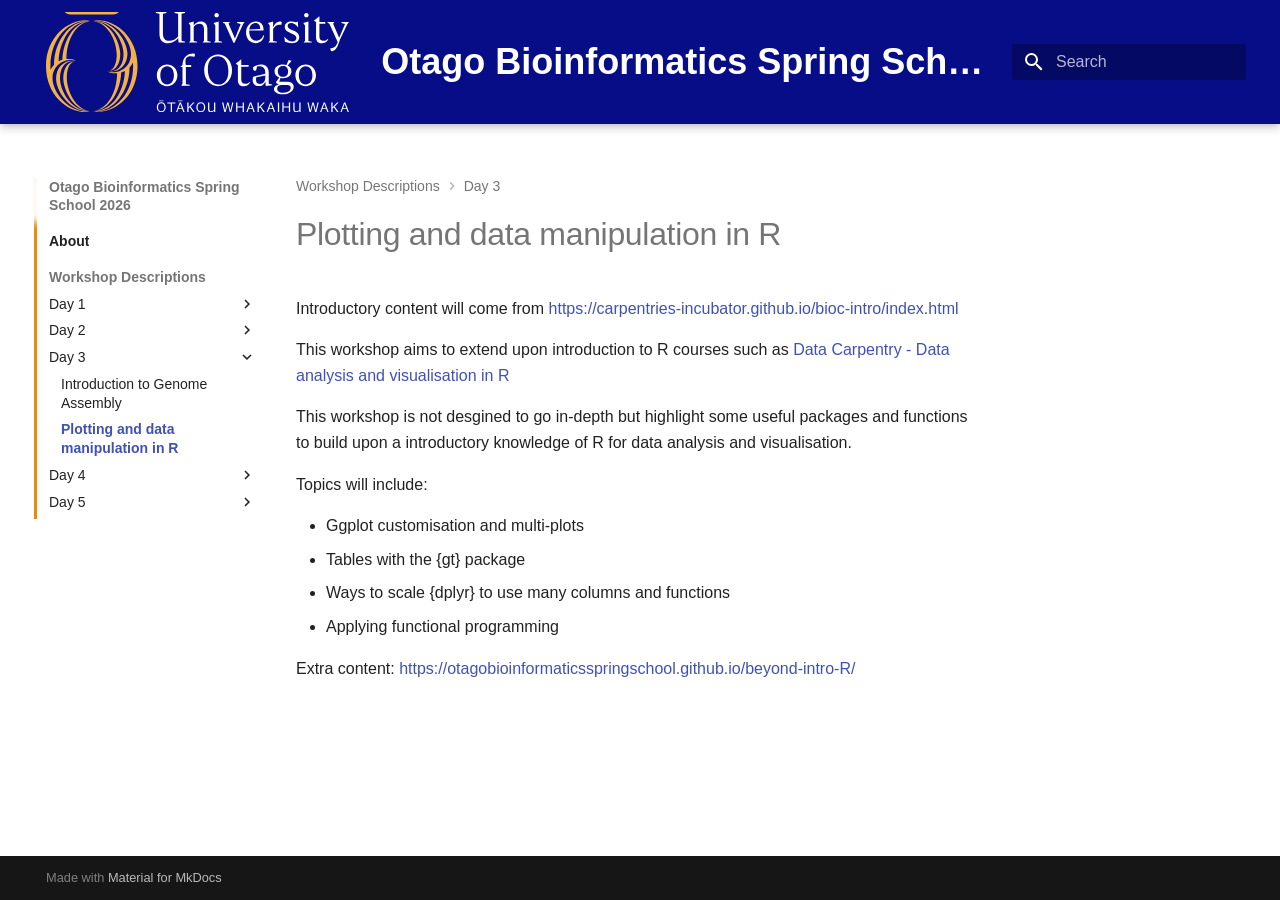
<file: Workshop_Descriptions/r/index.html>
<!doctype html>
<html lang="en" class="no-js">
  <head>
    
      <meta charset="utf-8">
      <meta name="viewport" content="width=device-width,initial-scale=1">
      
      
      
      
        <link rel="prev" href="../ga/">
      
      
        <link rel="next" href="../rna/">
      
      
        
      
      
      <link rel="icon" href="../../assets/images/uoo-favicon-32x32.png">
      <meta name="generator" content="mkdocs-1.6.1, mkdocs-material-9.8.1">
    
    
      
        <title>Plotting and data manipulation in R - Otago Bioinformatics Spring School 2026</title>
      
    
    
      <link rel="stylesheet" href="../../assets/stylesheets/main.57a0d79d.min.css">
      
      


    
    
      
    
    
      
        
        
        <link rel="preconnect" href="https://fonts.gstatic.com" crossorigin>
        <link rel="stylesheet" href="https://fonts.googleapis.com/css?family=wickliffe-sans:300,300i,400,400i,700,700i%7CRoboto+Mono:400,400i,700,700i&display=fallback">
        <style>:root{--md-text-font:"wickliffe-sans";--md-code-font:"Roboto Mono"}</style>
      
    
    
      <link rel="stylesheet" href="../../assets/stylesheets/extra.css">
    
    <script>__md_scope=new URL("../..",location),__md_hash=e=>[...e].reduce(((e,_)=>(e<<5)-e+_.charCodeAt(0)),0),__md_get=(e,_=localStorage,t=__md_scope)=>JSON.parse(_.getItem(t.pathname+"."+e)),__md_set=(e,_,t=localStorage,a=__md_scope)=>{try{t.setItem(a.pathname+"."+e,JSON.stringify(_))}catch(e){}}</script>
    
      

    
    
  </head>
  
  
    <body dir="ltr">
  
    
    <input class="md-toggle" data-md-toggle="drawer" type="checkbox" id="__drawer" autocomplete="off">
    <input class="md-toggle" data-md-toggle="search" type="checkbox" id="__search" autocomplete="off">
    <label class="md-overlay" for="__drawer"></label>
    <div data-md-component="skip">
      
        
        <a href="#plotting-and-data-manipulation-in-r" class="md-skip">
          Skip to content
        </a>
      
    </div>
    <div data-md-component="announce">
      
    </div>
    
    
      

  

<header class="md-header md-header--shadow" data-md-component="header">
  <nav class="md-header__inner md-grid" aria-label="Header">
    <a href="https://www.otago.ac.nz" title="Otago Bioinformatics Spring School 2026" class="md-header__button md-logo" aria-label="Otago Bioinformatics Spring School 2026" data-md-component="logo">
      
  <img src="../../assets/images/UoO_Logo_RGB_Horz_Gold-REV.svg" alt="logo">

    </a>
    <label class="md-header__button md-icon" for="__drawer">
      
      <svg xmlns="http://www.w3.org/2000/svg" viewBox="0 0 24 24"><path d="M3 6h18v2H3zm0 5h18v2H3zm0 5h18v2H3z"/></svg>
    </label>
    <div class="md-header__title" data-md-component="header-title">
      <div class="md-header__ellipsis">
        <div class="md-header__topic">
          <span class="md-ellipsis">
            Otago Bioinformatics Spring School 2026
          </span>
        </div>
        <div class="md-header__topic" data-md-component="header-topic">
          <span class="md-ellipsis">
            
              Plotting and data manipulation in R
            
          </span>
        </div>
      </div>
    </div>
    
    
      <script>var palette=__md_get("__palette");if(palette&&palette.color){if("(prefers-color-scheme)"===palette.color.media){var media=matchMedia("(prefers-color-scheme: light)"),input=document.querySelector(media.matches?"[data-md-color-media='(prefers-color-scheme: light)']":"[data-md-color-media='(prefers-color-scheme: dark)']");palette.color.media=input.getAttribute("data-md-color-media"),palette.color.scheme=input.getAttribute("data-md-color-scheme"),palette.color.primary=input.getAttribute("data-md-color-primary"),palette.color.accent=input.getAttribute("data-md-color-accent")}for(var[key,value]of Object.entries(palette.color))document.body.setAttribute("data-md-color-"+key,value)}</script>
    
    
    
      
      
        <label class="md-header__button md-icon" for="__search">
          
          <svg xmlns="http://www.w3.org/2000/svg" viewBox="0 0 24 24"><path d="M9.5 3A6.5 6.5 0 0 1 16 9.5c0 1.61-.59 3.09-1.56 4.23l.27.27h.79l5 5-1.5 1.5-5-5v-.79l-.27-.27A6.52 6.52 0 0 1 9.5 16 6.5 6.5 0 0 1 3 9.5 6.5 6.5 0 0 1 9.5 3m0 2C7 5 5 7 5 9.5S7 14 9.5 14 14 12 14 9.5 12 5 9.5 5"/></svg>
        </label>
        <div class="md-search" data-md-component="search" role="dialog">
  <label class="md-search__overlay" for="__search"></label>
  <div class="md-search__inner" role="search">
    <form class="md-search__form" name="search">
      <input type="text" class="md-search__input" name="query" aria-label="Search" placeholder="Search" autocapitalize="off" autocorrect="off" autocomplete="off" spellcheck="false" data-md-component="search-query" required>
      <label class="md-search__icon md-icon" for="__search">
        
        <svg xmlns="http://www.w3.org/2000/svg" viewBox="0 0 24 24"><path d="M9.5 3A6.5 6.5 0 0 1 16 9.5c0 1.61-.59 3.09-1.56 4.23l.27.27h.79l5 5-1.5 1.5-5-5v-.79l-.27-.27A6.52 6.52 0 0 1 9.5 16 6.5 6.5 0 0 1 3 9.5 6.5 6.5 0 0 1 9.5 3m0 2C7 5 5 7 5 9.5S7 14 9.5 14 14 12 14 9.5 12 5 9.5 5"/></svg>
        
        <svg xmlns="http://www.w3.org/2000/svg" viewBox="0 0 24 24"><path d="M20 11v2H8l5.5 5.5-1.42 1.42L4.16 12l7.92-7.92L13.5 5.5 8 11z"/></svg>
      </label>
      <nav class="md-search__options" aria-label="Search">
        
        <button type="reset" class="md-search__icon md-icon" title="Clear" aria-label="Clear" tabindex="-1">
          
          <svg xmlns="http://www.w3.org/2000/svg" viewBox="0 0 24 24"><path d="M19 6.41 17.59 5 12 10.59 6.41 5 5 6.41 10.59 12 5 17.59 6.41 19 12 13.41 17.59 19 19 17.59 13.41 12z"/></svg>
        </button>
      </nav>
      
    </form>
    <div class="md-search__output">
      <div class="md-search__scrollwrap" tabindex="0" data-md-scrollfix>
        <div class="md-search-result" data-md-component="search-result">
          <div class="md-search-result__meta">
            Initializing search
          </div>
          <ol class="md-search-result__list" role="presentation"></ol>
        </div>
      </div>
    </div>
  </div>
</div>
      
    
    
  </nav>
  
</header>
    
    <div class="md-container" data-md-component="container">
      
      
        
          
        
      
      <main class="md-main" data-md-component="main">
        <div class="md-main__inner md-grid">
          
            
              
              <div class="md-sidebar md-sidebar--primary" data-md-component="sidebar" data-md-type="navigation" >
                <div class="md-sidebar__scrollwrap">
                  <div class="md-sidebar__inner">
                    



<nav class="md-nav md-nav--primary" aria-label="Navigation" data-md-level="0">
  <label class="md-nav__title" for="__drawer">
    <a href="https://www.otago.ac.nz" title="Otago Bioinformatics Spring School 2026" class="md-nav__button md-logo" aria-label="Otago Bioinformatics Spring School 2026" data-md-component="logo">
      
  <img src="../../assets/images/UoO_Logo_RGB_Horz_Gold-REV.svg" alt="logo">

    </a>
    Otago Bioinformatics Spring School 2026
  </label>
  
  <ul class="md-nav__list" data-md-scrollfix>
    
      
      
  
  
  
  
    
    
      
        
          
        
      
    
    
    
      
        
        
      
    
    
    <li class="md-nav__item md-nav__item--section md-nav__item--nested">
      
        
        
        <input class="md-nav__toggle md-toggle " type="checkbox" id="__nav_1" >
        
          
          <div class="md-nav__link md-nav__container">
            <a href="../.." class="md-nav__link ">
              
  
  
  <span class="md-ellipsis">
    
  
    About
  

    
  </span>
  
  

            </a>
            
          </div>
        
        <nav class="md-nav" data-md-level="1" aria-labelledby="__nav_1_label" aria-expanded="false">
          <label class="md-nav__title" for="__nav_1">
            <span class="md-nav__icon md-icon"></span>
            
  
    About
  

          </label>
          <ul class="md-nav__list" data-md-scrollfix>
            
              
            
          </ul>
        </nav>
      
    </li>
  

    
      
      
  
  
    
  
  
  
    
    
      
        
      
        
      
        
      
        
      
        
      
    
    
    
      
        
        
      
    
    
    <li class="md-nav__item md-nav__item--active md-nav__item--section md-nav__item--nested">
      
        
        
        <input class="md-nav__toggle md-toggle " type="checkbox" id="__nav_2" checked>
        
          
          <label class="md-nav__link" for="__nav_2" id="__nav_2_label" tabindex="">
            
  
  
  <span class="md-ellipsis">
    
  
    Workshop Descriptions
  

    
  </span>
  
  

            <span class="md-nav__icon md-icon"></span>
          </label>
        
        <nav class="md-nav" data-md-level="1" aria-labelledby="__nav_2_label" aria-expanded="true">
          <label class="md-nav__title" for="__nav_2">
            <span class="md-nav__icon md-icon"></span>
            
  
    Workshop Descriptions
  

          </label>
          <ul class="md-nav__list" data-md-scrollfix>
            
              
                
  
  
  
  
    
    
      
        
      
        
      
    
    
    
      
    
    
    <li class="md-nav__item md-nav__item--nested">
      
        
        
        <input class="md-nav__toggle md-toggle " type="checkbox" id="__nav_2_1" >
        
          
          <label class="md-nav__link" for="__nav_2_1" id="__nav_2_1_label" tabindex="0">
            
  
  
  <span class="md-ellipsis">
    
  
    Day 1
  

    
  </span>
  
  

            <span class="md-nav__icon md-icon"></span>
          </label>
        
        <nav class="md-nav" data-md-level="2" aria-labelledby="__nav_2_1_label" aria-expanded="false">
          <label class="md-nav__title" for="__nav_2_1">
            <span class="md-nav__icon md-icon"></span>
            
  
    Day 1
  

          </label>
          <ul class="md-nav__list" data-md-scrollfix>
            
              
                
  
  
  
  
    <li class="md-nav__item">
      <a href="../hpc/" class="md-nav__link">
        
  
  
  <span class="md-ellipsis">
    
  
    Introduction to an HPC Environment
  

    
  </span>
  
  

      </a>
    </li>
  

              
            
              
                
  
  
  
  
    <li class="md-nav__item">
      <a href="../bash/" class="md-nav__link">
        
  
  
  <span class="md-ellipsis">
    
  
    Introduction to the Unix Shell
  

    
  </span>
  
  

      </a>
    </li>
  

              
            
          </ul>
        </nav>
      
    </li>
  

              
            
              
                
  
  
  
  
    
    
      
        
      
    
    
    
      
    
    
    <li class="md-nav__item md-nav__item--nested">
      
        
        
        <input class="md-nav__toggle md-toggle " type="checkbox" id="__nav_2_2" >
        
          
          <label class="md-nav__link" for="__nav_2_2" id="__nav_2_2_label" tabindex="0">
            
  
  
  <span class="md-ellipsis">
    
  
    Day 2
  

    
  </span>
  
  

            <span class="md-nav__icon md-icon"></span>
          </label>
        
        <nav class="md-nav" data-md-level="2" aria-labelledby="__nav_2_2_label" aria-expanded="false">
          <label class="md-nav__title" for="__nav_2_2">
            <span class="md-nav__icon md-icon"></span>
            
  
    Day 2
  

          </label>
          <ul class="md-nav__list" data-md-scrollfix>
            
              
                
  
  
  
  
    <li class="md-nav__item">
      <a href="../gdc/" class="md-nav__link">
        
  
  
  <span class="md-ellipsis">
    
  
    Introduction to Genomic Variant Calling
  

    
  </span>
  
  

      </a>
    </li>
  

              
            
          </ul>
        </nav>
      
    </li>
  

              
            
              
                
  
  
    
  
  
  
    
    
      
        
      
        
      
    
    
    
      
    
    
    <li class="md-nav__item md-nav__item--active md-nav__item--nested">
      
        
        
        <input class="md-nav__toggle md-toggle " type="checkbox" id="__nav_2_3" checked>
        
          
          <label class="md-nav__link" for="__nav_2_3" id="__nav_2_3_label" tabindex="0">
            
  
  
  <span class="md-ellipsis">
    
  
    Day 3
  

    
  </span>
  
  

            <span class="md-nav__icon md-icon"></span>
          </label>
        
        <nav class="md-nav" data-md-level="2" aria-labelledby="__nav_2_3_label" aria-expanded="true">
          <label class="md-nav__title" for="__nav_2_3">
            <span class="md-nav__icon md-icon"></span>
            
  
    Day 3
  

          </label>
          <ul class="md-nav__list" data-md-scrollfix>
            
              
                
  
  
  
  
    <li class="md-nav__item">
      <a href="../ga/" class="md-nav__link">
        
  
  
  <span class="md-ellipsis">
    
  
    Introduction to Genome Assembly
  

    
  </span>
  
  

      </a>
    </li>
  

              
            
              
                
  
  
    
  
  
  
    <li class="md-nav__item md-nav__item--active">
      
      <input class="md-nav__toggle md-toggle" type="checkbox" id="__toc">
      
      
        
      
      
      <a href="./" class="md-nav__link md-nav__link--active">
        
  
  
  <span class="md-ellipsis">
    
  
    Plotting and data manipulation in R
  

    
  </span>
  
  

      </a>
      
    </li>
  

              
            
          </ul>
        </nav>
      
    </li>
  

              
            
              
                
  
  
  
  
    
    
      
        
      
    
    
    
      
    
    
    <li class="md-nav__item md-nav__item--nested">
      
        
        
        <input class="md-nav__toggle md-toggle " type="checkbox" id="__nav_2_4" >
        
          
          <label class="md-nav__link" for="__nav_2_4" id="__nav_2_4_label" tabindex="0">
            
  
  
  <span class="md-ellipsis">
    
  
    Day 4
  

    
  </span>
  
  

            <span class="md-nav__icon md-icon"></span>
          </label>
        
        <nav class="md-nav" data-md-level="2" aria-labelledby="__nav_2_4_label" aria-expanded="false">
          <label class="md-nav__title" for="__nav_2_4">
            <span class="md-nav__icon md-icon"></span>
            
  
    Day 4
  

          </label>
          <ul class="md-nav__list" data-md-scrollfix>
            
              
                
  
  
  
  
    <li class="md-nav__item">
      <a href="../rna/" class="md-nav__link">
        
  
  
  <span class="md-ellipsis">
    
  
    Introduction to RNAseq
  

    
  </span>
  
  

      </a>
    </li>
  

              
            
          </ul>
        </nav>
      
    </li>
  

              
            
              
                
  
  
  
  
    
    
      
        
      
        
      
    
    
    
      
    
    
    <li class="md-nav__item md-nav__item--nested">
      
        
        
        <input class="md-nav__toggle md-toggle " type="checkbox" id="__nav_2_5" >
        
          
          <label class="md-nav__link" for="__nav_2_5" id="__nav_2_5_label" tabindex="0">
            
  
  
  <span class="md-ellipsis">
    
  
    Day 5
  

    
  </span>
  
  

            <span class="md-nav__icon md-icon"></span>
          </label>
        
        <nav class="md-nav" data-md-level="2" aria-labelledby="__nav_2_5_label" aria-expanded="false">
          <label class="md-nav__title" for="__nav_2_5">
            <span class="md-nav__icon md-icon"></span>
            
  
    Day 5
  

          </label>
          <ul class="md-nav__list" data-md-scrollfix>
            
              
                
  
  
  
  
    <li class="md-nav__item">
      <a href="../nanopore/" class="md-nav__link">
        
  
  
  <span class="md-ellipsis">
    
  
    Nanopore
  

    
  </span>
  
  

      </a>
    </li>
  

              
            
              
                
  
  
  
  
    <li class="md-nav__item">
      <a href="../git/" class="md-nav__link">
        
  
  
  <span class="md-ellipsis">
    
  
    Git
  

    
  </span>
  
  

      </a>
    </li>
  

              
            
          </ul>
        </nav>
      
    </li>
  

              
            
          </ul>
        </nav>
      
    </li>
  

    
  </ul>
</nav>
                  </div>
                </div>
              </div>
            
            
              
              <div class="md-sidebar md-sidebar--secondary" data-md-component="sidebar" data-md-type="toc" >
                <div class="md-sidebar__scrollwrap">
                  <div class="md-sidebar__inner">
                    

<nav class="md-nav md-nav--secondary" aria-label="Table of contents">
  
  
  
    
  
  
</nav>
                  </div>
                </div>
              </div>
            
          
          
            <div class="md-content" data-md-component="content">
              
                




  <nav class="md-path" aria-label="Navigation" >
    <ol class="md-path__list">
      
      
        
  
  
    
    
      
  
  
    
    
      <li class="md-path__item">
        <a href="../hpc/" class="md-path__link">
          
  <span class="md-ellipsis">
    Workshop Descriptions
  </span>

        </a>
      </li>
    
  

    
  

      
        
  
  
    
    
      <li class="md-path__item">
        <a href="../ga/" class="md-path__link">
          
  <span class="md-ellipsis">
    Day 3
  </span>

        </a>
      </li>
    
  

      
    </ol>
  </nav>

              
              <article class="md-content__inner md-typeset">
                
                  



<h1 id="plotting-and-data-manipulation-in-r">Plotting and data manipulation in R<a class="headerlink" href="#plotting-and-data-manipulation-in-r" title="Permanent link">¶</a></h1>
<p>Introductory content will come from <a href="https://carpentries-incubator.github.io/bioc-intro/index.html">https://carpentries-incubator.github.io/bioc-intro/index.html</a></p>
<p>This workshop aims to extend upon introduction to R courses such as <a href="https://datacarpentry.github.io/R-ecology-lesson/">Data Carpentry - Data analysis and visualisation in R</a></p>
<p>This workshop is not desgined to go in-depth but highlight some useful packages and functions to build upon a introductory knowledge of R for data analysis and visualisation.</p>
<p>Topics will include:</p>
<ul>
<li>Ggplot customisation and multi-plots</li>
<li>Tables with the {gt} package</li>
<li>Ways to scale {dplyr} to use many columns and functions</li>
<li>Applying functional programming</li>
</ul>
<p>Extra content: <a href="https://otagobioinformaticsspringschool.github.io/beyond-intro-R/">https://otagobioinformaticsspringschool.github.io/beyond-intro-R/</a></p>












                
              </article>
            </div>
          
          
<script>var target=document.getElementById(location.hash.slice(1));target&&target.name&&(target.checked=target.name.startsWith("__tabbed_"))</script>
        </div>
        
      </main>
      
        <footer class="md-footer">
  
  <div class="md-footer-meta md-typeset">
    <div class="md-footer-meta__inner md-grid">
      <div class="md-copyright">
  
  
    Made with
    <a href="https://squidfunk.github.io/mkdocs-material/" target="_blank" rel="noopener">
      Material for MkDocs
    </a>
  
</div>
      
    </div>
  </div>
</footer>
      
    </div>
    <div class="md-dialog" data-md-component="dialog">
      <div class="md-dialog__inner md-typeset"></div>
    </div>
    
    
    
      
      
      <script id="__config" type="application/json">{"annotate": null, "base": "../..", "features": ["navigation.instant", "navigation.tracking", "navigation.sections", "navigation.path", "navigation.indexes", "toc.follow"], "search": "../../assets/javascripts/workers/search.a7633da7.min.js", "tags": null, "translations": {"clipboard.copied": "Copied to clipboard", "clipboard.copy": "Copy to clipboard", "search.result.more.one": "1 more on this page", "search.result.more.other": "# more on this page", "search.result.none": "No matching documents", "search.result.one": "1 matching document", "search.result.other": "# matching documents", "search.result.placeholder": "Type to start searching", "search.result.term.missing": "Missing", "select.version": "Select version"}, "version": null}</script>
    
    
      <script src="../../assets/javascripts/bundle.a5f9d56c.min.js"></script>
      
    
  </body>
</html>
</file>
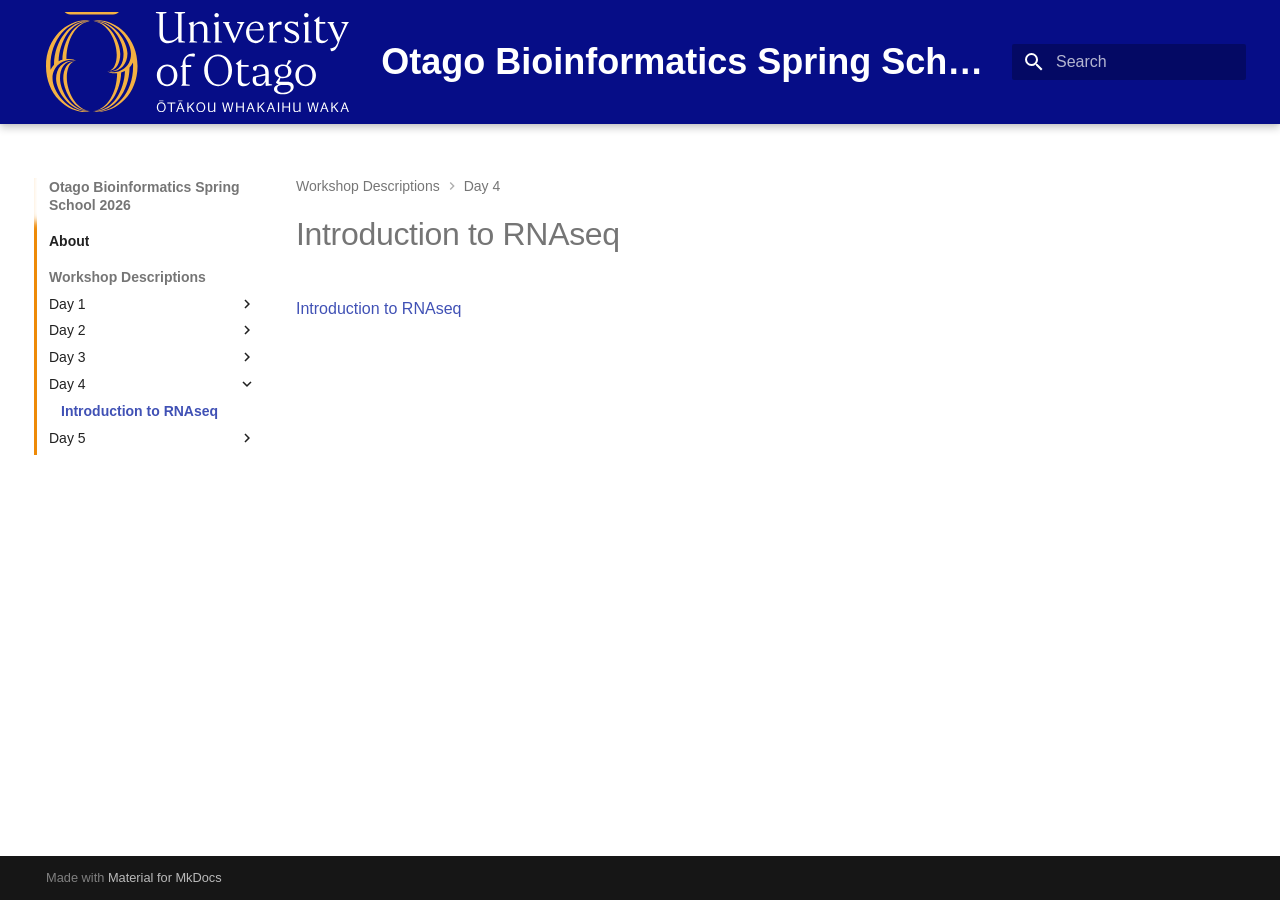
<file: Workshop_Descriptions/rna/index.html>
<!doctype html>
<html lang="en" class="no-js">
  <head>
    
      <meta charset="utf-8">
      <meta name="viewport" content="width=device-width,initial-scale=1">
      
      
      
      
        <link rel="prev" href="../r/">
      
      
        <link rel="next" href="../nanopore/">
      
      
        
      
      
      <link rel="icon" href="../../assets/images/uoo-favicon-32x32.png">
      <meta name="generator" content="mkdocs-1.6.1, mkdocs-material-9.8.1">
    
    
      
        <title>Introduction to RNAseq - Otago Bioinformatics Spring School 2026</title>
      
    
    
      <link rel="stylesheet" href="../../assets/stylesheets/main.57a0d79d.min.css">
      
      


    
    
      
    
    
      
        
        
        <link rel="preconnect" href="https://fonts.gstatic.com" crossorigin>
        <link rel="stylesheet" href="https://fonts.googleapis.com/css?family=wickliffe-sans:300,300i,400,400i,700,700i%7CRoboto+Mono:400,400i,700,700i&display=fallback">
        <style>:root{--md-text-font:"wickliffe-sans";--md-code-font:"Roboto Mono"}</style>
      
    
    
      <link rel="stylesheet" href="../../assets/stylesheets/extra.css">
    
    <script>__md_scope=new URL("../..",location),__md_hash=e=>[...e].reduce(((e,_)=>(e<<5)-e+_.charCodeAt(0)),0),__md_get=(e,_=localStorage,t=__md_scope)=>JSON.parse(_.getItem(t.pathname+"."+e)),__md_set=(e,_,t=localStorage,a=__md_scope)=>{try{t.setItem(a.pathname+"."+e,JSON.stringify(_))}catch(e){}}</script>
    
      

    
    
  </head>
  
  
    <body dir="ltr">
  
    
    <input class="md-toggle" data-md-toggle="drawer" type="checkbox" id="__drawer" autocomplete="off">
    <input class="md-toggle" data-md-toggle="search" type="checkbox" id="__search" autocomplete="off">
    <label class="md-overlay" for="__drawer"></label>
    <div data-md-component="skip">
      
        
        <a href="#introduction-to-rnaseq" class="md-skip">
          Skip to content
        </a>
      
    </div>
    <div data-md-component="announce">
      
    </div>
    
    
      

  

<header class="md-header md-header--shadow" data-md-component="header">
  <nav class="md-header__inner md-grid" aria-label="Header">
    <a href="https://www.otago.ac.nz" title="Otago Bioinformatics Spring School 2026" class="md-header__button md-logo" aria-label="Otago Bioinformatics Spring School 2026" data-md-component="logo">
      
  <img src="../../assets/images/UoO_Logo_RGB_Horz_Gold-REV.svg" alt="logo">

    </a>
    <label class="md-header__button md-icon" for="__drawer">
      
      <svg xmlns="http://www.w3.org/2000/svg" viewBox="0 0 24 24"><path d="M3 6h18v2H3zm0 5h18v2H3zm0 5h18v2H3z"/></svg>
    </label>
    <div class="md-header__title" data-md-component="header-title">
      <div class="md-header__ellipsis">
        <div class="md-header__topic">
          <span class="md-ellipsis">
            Otago Bioinformatics Spring School 2026
          </span>
        </div>
        <div class="md-header__topic" data-md-component="header-topic">
          <span class="md-ellipsis">
            
              Introduction to RNAseq
            
          </span>
        </div>
      </div>
    </div>
    
    
      <script>var palette=__md_get("__palette");if(palette&&palette.color){if("(prefers-color-scheme)"===palette.color.media){var media=matchMedia("(prefers-color-scheme: light)"),input=document.querySelector(media.matches?"[data-md-color-media='(prefers-color-scheme: light)']":"[data-md-color-media='(prefers-color-scheme: dark)']");palette.color.media=input.getAttribute("data-md-color-media"),palette.color.scheme=input.getAttribute("data-md-color-scheme"),palette.color.primary=input.getAttribute("data-md-color-primary"),palette.color.accent=input.getAttribute("data-md-color-accent")}for(var[key,value]of Object.entries(palette.color))document.body.setAttribute("data-md-color-"+key,value)}</script>
    
    
    
      
      
        <label class="md-header__button md-icon" for="__search">
          
          <svg xmlns="http://www.w3.org/2000/svg" viewBox="0 0 24 24"><path d="M9.5 3A6.5 6.5 0 0 1 16 9.5c0 1.61-.59 3.09-1.56 4.23l.27.27h.79l5 5-1.5 1.5-5-5v-.79l-.27-.27A6.52 6.52 0 0 1 9.5 16 6.5 6.5 0 0 1 3 9.5 6.5 6.5 0 0 1 9.5 3m0 2C7 5 5 7 5 9.5S7 14 9.5 14 14 12 14 9.5 12 5 9.5 5"/></svg>
        </label>
        <div class="md-search" data-md-component="search" role="dialog">
  <label class="md-search__overlay" for="__search"></label>
  <div class="md-search__inner" role="search">
    <form class="md-search__form" name="search">
      <input type="text" class="md-search__input" name="query" aria-label="Search" placeholder="Search" autocapitalize="off" autocorrect="off" autocomplete="off" spellcheck="false" data-md-component="search-query" required>
      <label class="md-search__icon md-icon" for="__search">
        
        <svg xmlns="http://www.w3.org/2000/svg" viewBox="0 0 24 24"><path d="M9.5 3A6.5 6.5 0 0 1 16 9.5c0 1.61-.59 3.09-1.56 4.23l.27.27h.79l5 5-1.5 1.5-5-5v-.79l-.27-.27A6.52 6.52 0 0 1 9.5 16 6.5 6.5 0 0 1 3 9.5 6.5 6.5 0 0 1 9.5 3m0 2C7 5 5 7 5 9.5S7 14 9.5 14 14 12 14 9.5 12 5 9.5 5"/></svg>
        
        <svg xmlns="http://www.w3.org/2000/svg" viewBox="0 0 24 24"><path d="M20 11v2H8l5.5 5.5-1.42 1.42L4.16 12l7.92-7.92L13.5 5.5 8 11z"/></svg>
      </label>
      <nav class="md-search__options" aria-label="Search">
        
        <button type="reset" class="md-search__icon md-icon" title="Clear" aria-label="Clear" tabindex="-1">
          
          <svg xmlns="http://www.w3.org/2000/svg" viewBox="0 0 24 24"><path d="M19 6.41 17.59 5 12 10.59 6.41 5 5 6.41 10.59 12 5 17.59 6.41 19 12 13.41 17.59 19 19 17.59 13.41 12z"/></svg>
        </button>
      </nav>
      
    </form>
    <div class="md-search__output">
      <div class="md-search__scrollwrap" tabindex="0" data-md-scrollfix>
        <div class="md-search-result" data-md-component="search-result">
          <div class="md-search-result__meta">
            Initializing search
          </div>
          <ol class="md-search-result__list" role="presentation"></ol>
        </div>
      </div>
    </div>
  </div>
</div>
      
    
    
  </nav>
  
</header>
    
    <div class="md-container" data-md-component="container">
      
      
        
          
        
      
      <main class="md-main" data-md-component="main">
        <div class="md-main__inner md-grid">
          
            
              
              <div class="md-sidebar md-sidebar--primary" data-md-component="sidebar" data-md-type="navigation" >
                <div class="md-sidebar__scrollwrap">
                  <div class="md-sidebar__inner">
                    



<nav class="md-nav md-nav--primary" aria-label="Navigation" data-md-level="0">
  <label class="md-nav__title" for="__drawer">
    <a href="https://www.otago.ac.nz" title="Otago Bioinformatics Spring School 2026" class="md-nav__button md-logo" aria-label="Otago Bioinformatics Spring School 2026" data-md-component="logo">
      
  <img src="../../assets/images/UoO_Logo_RGB_Horz_Gold-REV.svg" alt="logo">

    </a>
    Otago Bioinformatics Spring School 2026
  </label>
  
  <ul class="md-nav__list" data-md-scrollfix>
    
      
      
  
  
  
  
    
    
      
        
          
        
      
    
    
    
      
        
        
      
    
    
    <li class="md-nav__item md-nav__item--section md-nav__item--nested">
      
        
        
        <input class="md-nav__toggle md-toggle " type="checkbox" id="__nav_1" >
        
          
          <div class="md-nav__link md-nav__container">
            <a href="../.." class="md-nav__link ">
              
  
  
  <span class="md-ellipsis">
    
  
    About
  

    
  </span>
  
  

            </a>
            
          </div>
        
        <nav class="md-nav" data-md-level="1" aria-labelledby="__nav_1_label" aria-expanded="false">
          <label class="md-nav__title" for="__nav_1">
            <span class="md-nav__icon md-icon"></span>
            
  
    About
  

          </label>
          <ul class="md-nav__list" data-md-scrollfix>
            
              
            
          </ul>
        </nav>
      
    </li>
  

    
      
      
  
  
    
  
  
  
    
    
      
        
      
        
      
        
      
        
      
        
      
    
    
    
      
        
        
      
    
    
    <li class="md-nav__item md-nav__item--active md-nav__item--section md-nav__item--nested">
      
        
        
        <input class="md-nav__toggle md-toggle " type="checkbox" id="__nav_2" checked>
        
          
          <label class="md-nav__link" for="__nav_2" id="__nav_2_label" tabindex="">
            
  
  
  <span class="md-ellipsis">
    
  
    Workshop Descriptions
  

    
  </span>
  
  

            <span class="md-nav__icon md-icon"></span>
          </label>
        
        <nav class="md-nav" data-md-level="1" aria-labelledby="__nav_2_label" aria-expanded="true">
          <label class="md-nav__title" for="__nav_2">
            <span class="md-nav__icon md-icon"></span>
            
  
    Workshop Descriptions
  

          </label>
          <ul class="md-nav__list" data-md-scrollfix>
            
              
                
  
  
  
  
    
    
      
        
      
        
      
    
    
    
      
    
    
    <li class="md-nav__item md-nav__item--nested">
      
        
        
        <input class="md-nav__toggle md-toggle " type="checkbox" id="__nav_2_1" >
        
          
          <label class="md-nav__link" for="__nav_2_1" id="__nav_2_1_label" tabindex="0">
            
  
  
  <span class="md-ellipsis">
    
  
    Day 1
  

    
  </span>
  
  

            <span class="md-nav__icon md-icon"></span>
          </label>
        
        <nav class="md-nav" data-md-level="2" aria-labelledby="__nav_2_1_label" aria-expanded="false">
          <label class="md-nav__title" for="__nav_2_1">
            <span class="md-nav__icon md-icon"></span>
            
  
    Day 1
  

          </label>
          <ul class="md-nav__list" data-md-scrollfix>
            
              
                
  
  
  
  
    <li class="md-nav__item">
      <a href="../hpc/" class="md-nav__link">
        
  
  
  <span class="md-ellipsis">
    
  
    Introduction to an HPC Environment
  

    
  </span>
  
  

      </a>
    </li>
  

              
            
              
                
  
  
  
  
    <li class="md-nav__item">
      <a href="../bash/" class="md-nav__link">
        
  
  
  <span class="md-ellipsis">
    
  
    Introduction to the Unix Shell
  

    
  </span>
  
  

      </a>
    </li>
  

              
            
          </ul>
        </nav>
      
    </li>
  

              
            
              
                
  
  
  
  
    
    
      
        
      
    
    
    
      
    
    
    <li class="md-nav__item md-nav__item--nested">
      
        
        
        <input class="md-nav__toggle md-toggle " type="checkbox" id="__nav_2_2" >
        
          
          <label class="md-nav__link" for="__nav_2_2" id="__nav_2_2_label" tabindex="0">
            
  
  
  <span class="md-ellipsis">
    
  
    Day 2
  

    
  </span>
  
  

            <span class="md-nav__icon md-icon"></span>
          </label>
        
        <nav class="md-nav" data-md-level="2" aria-labelledby="__nav_2_2_label" aria-expanded="false">
          <label class="md-nav__title" for="__nav_2_2">
            <span class="md-nav__icon md-icon"></span>
            
  
    Day 2
  

          </label>
          <ul class="md-nav__list" data-md-scrollfix>
            
              
                
  
  
  
  
    <li class="md-nav__item">
      <a href="../gdc/" class="md-nav__link">
        
  
  
  <span class="md-ellipsis">
    
  
    Introduction to Genomic Variant Calling
  

    
  </span>
  
  

      </a>
    </li>
  

              
            
          </ul>
        </nav>
      
    </li>
  

              
            
              
                
  
  
  
  
    
    
      
        
      
        
      
    
    
    
      
    
    
    <li class="md-nav__item md-nav__item--nested">
      
        
        
        <input class="md-nav__toggle md-toggle " type="checkbox" id="__nav_2_3" >
        
          
          <label class="md-nav__link" for="__nav_2_3" id="__nav_2_3_label" tabindex="0">
            
  
  
  <span class="md-ellipsis">
    
  
    Day 3
  

    
  </span>
  
  

            <span class="md-nav__icon md-icon"></span>
          </label>
        
        <nav class="md-nav" data-md-level="2" aria-labelledby="__nav_2_3_label" aria-expanded="false">
          <label class="md-nav__title" for="__nav_2_3">
            <span class="md-nav__icon md-icon"></span>
            
  
    Day 3
  

          </label>
          <ul class="md-nav__list" data-md-scrollfix>
            
              
                
  
  
  
  
    <li class="md-nav__item">
      <a href="../ga/" class="md-nav__link">
        
  
  
  <span class="md-ellipsis">
    
  
    Introduction to Genome Assembly
  

    
  </span>
  
  

      </a>
    </li>
  

              
            
              
                
  
  
  
  
    <li class="md-nav__item">
      <a href="../r/" class="md-nav__link">
        
  
  
  <span class="md-ellipsis">
    
  
    Plotting and data manipulation in R
  

    
  </span>
  
  

      </a>
    </li>
  

              
            
          </ul>
        </nav>
      
    </li>
  

              
            
              
                
  
  
    
  
  
  
    
    
      
        
      
    
    
    
      
    
    
    <li class="md-nav__item md-nav__item--active md-nav__item--nested">
      
        
        
        <input class="md-nav__toggle md-toggle " type="checkbox" id="__nav_2_4" checked>
        
          
          <label class="md-nav__link" for="__nav_2_4" id="__nav_2_4_label" tabindex="0">
            
  
  
  <span class="md-ellipsis">
    
  
    Day 4
  

    
  </span>
  
  

            <span class="md-nav__icon md-icon"></span>
          </label>
        
        <nav class="md-nav" data-md-level="2" aria-labelledby="__nav_2_4_label" aria-expanded="true">
          <label class="md-nav__title" for="__nav_2_4">
            <span class="md-nav__icon md-icon"></span>
            
  
    Day 4
  

          </label>
          <ul class="md-nav__list" data-md-scrollfix>
            
              
                
  
  
    
  
  
  
    <li class="md-nav__item md-nav__item--active">
      
      <input class="md-nav__toggle md-toggle" type="checkbox" id="__toc">
      
      
        
      
      
      <a href="./" class="md-nav__link md-nav__link--active">
        
  
  
  <span class="md-ellipsis">
    
  
    Introduction to RNAseq
  

    
  </span>
  
  

      </a>
      
    </li>
  

              
            
          </ul>
        </nav>
      
    </li>
  

              
            
              
                
  
  
  
  
    
    
      
        
      
        
      
    
    
    
      
    
    
    <li class="md-nav__item md-nav__item--nested">
      
        
        
        <input class="md-nav__toggle md-toggle " type="checkbox" id="__nav_2_5" >
        
          
          <label class="md-nav__link" for="__nav_2_5" id="__nav_2_5_label" tabindex="0">
            
  
  
  <span class="md-ellipsis">
    
  
    Day 5
  

    
  </span>
  
  

            <span class="md-nav__icon md-icon"></span>
          </label>
        
        <nav class="md-nav" data-md-level="2" aria-labelledby="__nav_2_5_label" aria-expanded="false">
          <label class="md-nav__title" for="__nav_2_5">
            <span class="md-nav__icon md-icon"></span>
            
  
    Day 5
  

          </label>
          <ul class="md-nav__list" data-md-scrollfix>
            
              
                
  
  
  
  
    <li class="md-nav__item">
      <a href="../nanopore/" class="md-nav__link">
        
  
  
  <span class="md-ellipsis">
    
  
    Nanopore
  

    
  </span>
  
  

      </a>
    </li>
  

              
            
              
                
  
  
  
  
    <li class="md-nav__item">
      <a href="../git/" class="md-nav__link">
        
  
  
  <span class="md-ellipsis">
    
  
    Git
  

    
  </span>
  
  

      </a>
    </li>
  

              
            
          </ul>
        </nav>
      
    </li>
  

              
            
          </ul>
        </nav>
      
    </li>
  

    
  </ul>
</nav>
                  </div>
                </div>
              </div>
            
            
              
              <div class="md-sidebar md-sidebar--secondary" data-md-component="sidebar" data-md-type="toc" >
                <div class="md-sidebar__scrollwrap">
                  <div class="md-sidebar__inner">
                    

<nav class="md-nav md-nav--secondary" aria-label="Table of contents">
  
  
  
    
  
  
</nav>
                  </div>
                </div>
              </div>
            
          
          
            <div class="md-content" data-md-component="content">
              
                




  <nav class="md-path" aria-label="Navigation" >
    <ol class="md-path__list">
      
      
        
  
  
    
    
      
  
  
    
    
      <li class="md-path__item">
        <a href="../hpc/" class="md-path__link">
          
  <span class="md-ellipsis">
    Workshop Descriptions
  </span>

        </a>
      </li>
    
  

    
  

      
        
  
  
    
    
      <li class="md-path__item">
        <a href="./" class="md-path__link">
          
  <span class="md-ellipsis">
    Day 4
  </span>

        </a>
      </li>
    
  

      
    </ol>
  </nav>

              
              <article class="md-content__inner md-typeset">
                
                  



<h1 id="introduction-to-rnaseq">Introduction to RNAseq<a class="headerlink" href="#introduction-to-rnaseq" title="Permanent link">¶</a></h1>
<p><a href="https://otagobioinformaticsspringschool.github.io/RNA-seq-data-analysis-workflow-NZ/">Introduction to RNAseq</a></p>












                
              </article>
            </div>
          
          
<script>var target=document.getElementById(location.hash.slice(1));target&&target.name&&(target.checked=target.name.startsWith("__tabbed_"))</script>
        </div>
        
      </main>
      
        <footer class="md-footer">
  
  <div class="md-footer-meta md-typeset">
    <div class="md-footer-meta__inner md-grid">
      <div class="md-copyright">
  
  
    Made with
    <a href="https://squidfunk.github.io/mkdocs-material/" target="_blank" rel="noopener">
      Material for MkDocs
    </a>
  
</div>
      
    </div>
  </div>
</footer>
      
    </div>
    <div class="md-dialog" data-md-component="dialog">
      <div class="md-dialog__inner md-typeset"></div>
    </div>
    
    
    
      
      
      <script id="__config" type="application/json">{"annotate": null, "base": "../..", "features": ["navigation.instant", "navigation.tracking", "navigation.sections", "navigation.path", "navigation.indexes", "toc.follow"], "search": "../../assets/javascripts/workers/search.a7633da7.min.js", "tags": null, "translations": {"clipboard.copied": "Copied to clipboard", "clipboard.copy": "Copy to clipboard", "search.result.more.one": "1 more on this page", "search.result.more.other": "# more on this page", "search.result.none": "No matching documents", "search.result.one": "1 matching document", "search.result.other": "# matching documents", "search.result.placeholder": "Type to start searching", "search.result.term.missing": "Missing", "select.version": "Select version"}, "version": null}</script>
    
    
      <script src="../../assets/javascripts/bundle.a5f9d56c.min.js"></script>
      
    
  </body>
</html>
</file>
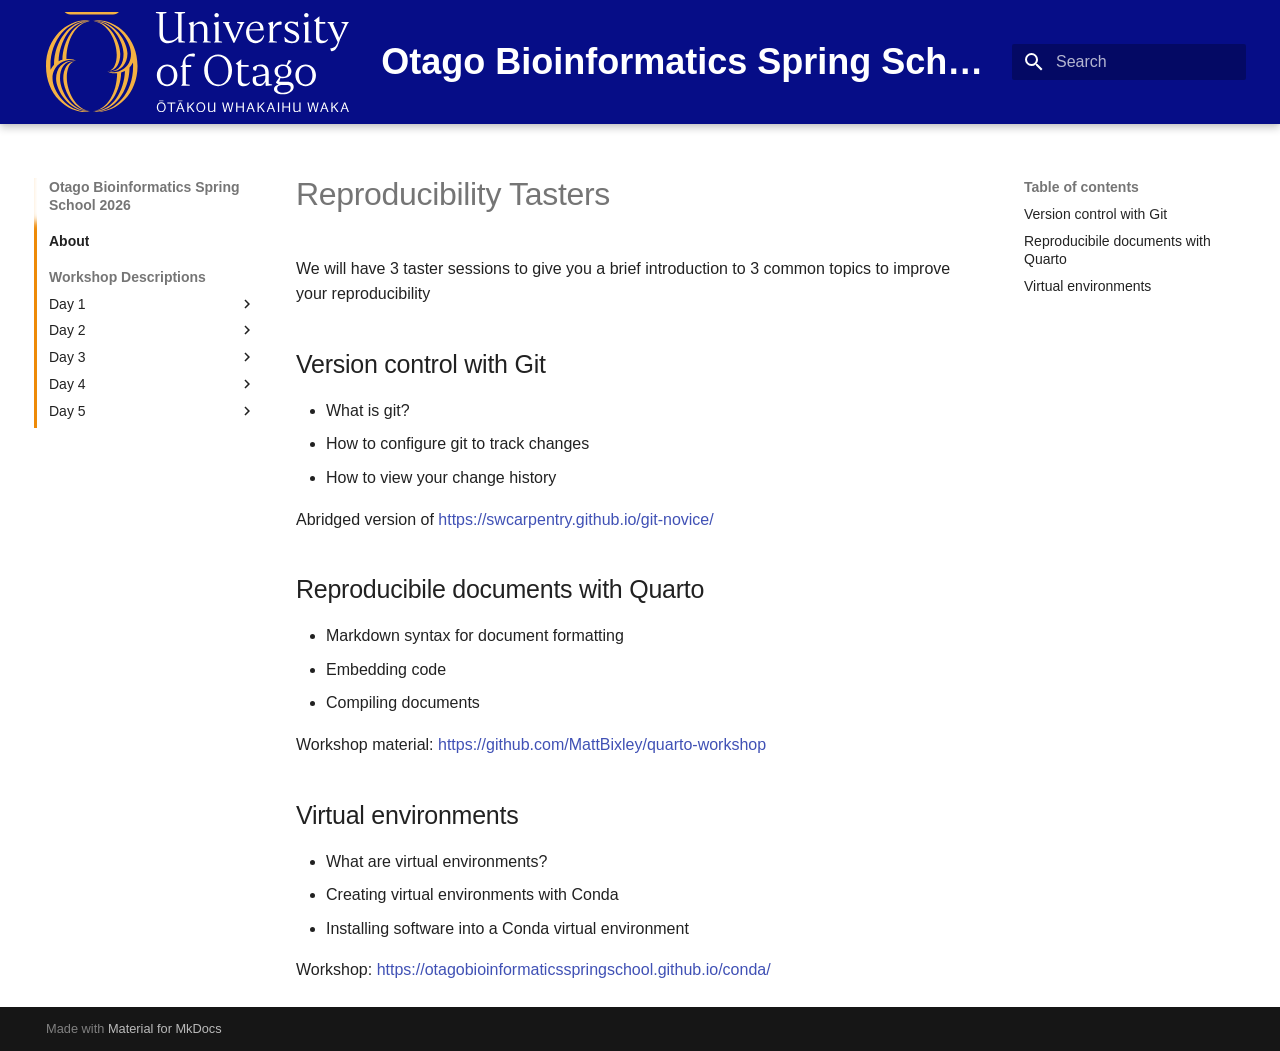
<file: Workshop_Descriptions/tasters/index.html>
<!doctype html>
<html lang="en" class="no-js">
  <head>
    
      <meta charset="utf-8">
      <meta name="viewport" content="width=device-width,initial-scale=1">
      
      
      
      
      
      
        
      
      
      <link rel="icon" href="../../assets/images/uoo-favicon-32x32.png">
      <meta name="generator" content="mkdocs-1.6.1, mkdocs-material-9.8.1">
    
    
      
        <title>Reproducibility Tasters - Otago Bioinformatics Spring School 2026</title>
      
    
    
      <link rel="stylesheet" href="../../assets/stylesheets/main.57a0d79d.min.css">
      
      


    
    
      
    
    
      
        
        
        <link rel="preconnect" href="https://fonts.gstatic.com" crossorigin>
        <link rel="stylesheet" href="https://fonts.googleapis.com/css?family=wickliffe-sans:300,300i,400,400i,700,700i%7CRoboto+Mono:400,400i,700,700i&display=fallback">
        <style>:root{--md-text-font:"wickliffe-sans";--md-code-font:"Roboto Mono"}</style>
      
    
    
      <link rel="stylesheet" href="../../assets/stylesheets/extra.css">
    
    <script>__md_scope=new URL("../..",location),__md_hash=e=>[...e].reduce(((e,_)=>(e<<5)-e+_.charCodeAt(0)),0),__md_get=(e,_=localStorage,t=__md_scope)=>JSON.parse(_.getItem(t.pathname+"."+e)),__md_set=(e,_,t=localStorage,a=__md_scope)=>{try{t.setItem(a.pathname+"."+e,JSON.stringify(_))}catch(e){}}</script>
    
      

    
    
  </head>
  
  
    <body dir="ltr">
  
    
    <input class="md-toggle" data-md-toggle="drawer" type="checkbox" id="__drawer" autocomplete="off">
    <input class="md-toggle" data-md-toggle="search" type="checkbox" id="__search" autocomplete="off">
    <label class="md-overlay" for="__drawer"></label>
    <div data-md-component="skip">
      
        
        <a href="#reproducibility-tasters" class="md-skip">
          Skip to content
        </a>
      
    </div>
    <div data-md-component="announce">
      
    </div>
    
    
      

  

<header class="md-header md-header--shadow" data-md-component="header">
  <nav class="md-header__inner md-grid" aria-label="Header">
    <a href="https://www.otago.ac.nz" title="Otago Bioinformatics Spring School 2026" class="md-header__button md-logo" aria-label="Otago Bioinformatics Spring School 2026" data-md-component="logo">
      
  <img src="../../assets/images/UoO_Logo_RGB_Horz_Gold-REV.svg" alt="logo">

    </a>
    <label class="md-header__button md-icon" for="__drawer">
      
      <svg xmlns="http://www.w3.org/2000/svg" viewBox="0 0 24 24"><path d="M3 6h18v2H3zm0 5h18v2H3zm0 5h18v2H3z"/></svg>
    </label>
    <div class="md-header__title" data-md-component="header-title">
      <div class="md-header__ellipsis">
        <div class="md-header__topic">
          <span class="md-ellipsis">
            Otago Bioinformatics Spring School 2026
          </span>
        </div>
        <div class="md-header__topic" data-md-component="header-topic">
          <span class="md-ellipsis">
            
              Reproducibility Tasters
            
          </span>
        </div>
      </div>
    </div>
    
    
      <script>var palette=__md_get("__palette");if(palette&&palette.color){if("(prefers-color-scheme)"===palette.color.media){var media=matchMedia("(prefers-color-scheme: light)"),input=document.querySelector(media.matches?"[data-md-color-media='(prefers-color-scheme: light)']":"[data-md-color-media='(prefers-color-scheme: dark)']");palette.color.media=input.getAttribute("data-md-color-media"),palette.color.scheme=input.getAttribute("data-md-color-scheme"),palette.color.primary=input.getAttribute("data-md-color-primary"),palette.color.accent=input.getAttribute("data-md-color-accent")}for(var[key,value]of Object.entries(palette.color))document.body.setAttribute("data-md-color-"+key,value)}</script>
    
    
    
      
      
        <label class="md-header__button md-icon" for="__search">
          
          <svg xmlns="http://www.w3.org/2000/svg" viewBox="0 0 24 24"><path d="M9.5 3A6.5 6.5 0 0 1 16 9.5c0 1.61-.59 3.09-1.56 4.23l.27.27h.79l5 5-1.5 1.5-5-5v-.79l-.27-.27A6.52 6.52 0 0 1 9.5 16 6.5 6.5 0 0 1 3 9.5 6.5 6.5 0 0 1 9.5 3m0 2C7 5 5 7 5 9.5S7 14 9.5 14 14 12 14 9.5 12 5 9.5 5"/></svg>
        </label>
        <div class="md-search" data-md-component="search" role="dialog">
  <label class="md-search__overlay" for="__search"></label>
  <div class="md-search__inner" role="search">
    <form class="md-search__form" name="search">
      <input type="text" class="md-search__input" name="query" aria-label="Search" placeholder="Search" autocapitalize="off" autocorrect="off" autocomplete="off" spellcheck="false" data-md-component="search-query" required>
      <label class="md-search__icon md-icon" for="__search">
        
        <svg xmlns="http://www.w3.org/2000/svg" viewBox="0 0 24 24"><path d="M9.5 3A6.5 6.5 0 0 1 16 9.5c0 1.61-.59 3.09-1.56 4.23l.27.27h.79l5 5-1.5 1.5-5-5v-.79l-.27-.27A6.52 6.52 0 0 1 9.5 16 6.5 6.5 0 0 1 3 9.5 6.5 6.5 0 0 1 9.5 3m0 2C7 5 5 7 5 9.5S7 14 9.5 14 14 12 14 9.5 12 5 9.5 5"/></svg>
        
        <svg xmlns="http://www.w3.org/2000/svg" viewBox="0 0 24 24"><path d="M20 11v2H8l5.5 5.5-1.42 1.42L4.16 12l7.92-7.92L13.5 5.5 8 11z"/></svg>
      </label>
      <nav class="md-search__options" aria-label="Search">
        
        <button type="reset" class="md-search__icon md-icon" title="Clear" aria-label="Clear" tabindex="-1">
          
          <svg xmlns="http://www.w3.org/2000/svg" viewBox="0 0 24 24"><path d="M19 6.41 17.59 5 12 10.59 6.41 5 5 6.41 10.59 12 5 17.59 6.41 19 12 13.41 17.59 19 19 17.59 13.41 12z"/></svg>
        </button>
      </nav>
      
    </form>
    <div class="md-search__output">
      <div class="md-search__scrollwrap" tabindex="0" data-md-scrollfix>
        <div class="md-search-result" data-md-component="search-result">
          <div class="md-search-result__meta">
            Initializing search
          </div>
          <ol class="md-search-result__list" role="presentation"></ol>
        </div>
      </div>
    </div>
  </div>
</div>
      
    
    
  </nav>
  
</header>
    
    <div class="md-container" data-md-component="container">
      
      
        
          
        
      
      <main class="md-main" data-md-component="main">
        <div class="md-main__inner md-grid">
          
            
              
              <div class="md-sidebar md-sidebar--primary" data-md-component="sidebar" data-md-type="navigation" >
                <div class="md-sidebar__scrollwrap">
                  <div class="md-sidebar__inner">
                    



<nav class="md-nav md-nav--primary" aria-label="Navigation" data-md-level="0">
  <label class="md-nav__title" for="__drawer">
    <a href="https://www.otago.ac.nz" title="Otago Bioinformatics Spring School 2026" class="md-nav__button md-logo" aria-label="Otago Bioinformatics Spring School 2026" data-md-component="logo">
      
  <img src="../../assets/images/UoO_Logo_RGB_Horz_Gold-REV.svg" alt="logo">

    </a>
    Otago Bioinformatics Spring School 2026
  </label>
  
  <ul class="md-nav__list" data-md-scrollfix>
    
      
      
  
  
  
  
    
    
      
        
          
        
      
    
    
    
      
        
        
      
    
    
    <li class="md-nav__item md-nav__item--section md-nav__item--nested">
      
        
        
        <input class="md-nav__toggle md-toggle " type="checkbox" id="__nav_1" >
        
          
          <div class="md-nav__link md-nav__container">
            <a href="../.." class="md-nav__link ">
              
  
  
  <span class="md-ellipsis">
    
  
    About
  

    
  </span>
  
  

            </a>
            
          </div>
        
        <nav class="md-nav" data-md-level="1" aria-labelledby="__nav_1_label" aria-expanded="false">
          <label class="md-nav__title" for="__nav_1">
            <span class="md-nav__icon md-icon"></span>
            
  
    About
  

          </label>
          <ul class="md-nav__list" data-md-scrollfix>
            
              
            
          </ul>
        </nav>
      
    </li>
  

    
      
      
  
  
  
  
    
    
      
        
      
        
      
        
      
        
      
        
      
    
    
    
      
        
        
      
    
    
    <li class="md-nav__item md-nav__item--section md-nav__item--nested">
      
        
        
        <input class="md-nav__toggle md-toggle " type="checkbox" id="__nav_2" >
        
          
          <label class="md-nav__link" for="__nav_2" id="__nav_2_label" tabindex="">
            
  
  
  <span class="md-ellipsis">
    
  
    Workshop Descriptions
  

    
  </span>
  
  

            <span class="md-nav__icon md-icon"></span>
          </label>
        
        <nav class="md-nav" data-md-level="1" aria-labelledby="__nav_2_label" aria-expanded="false">
          <label class="md-nav__title" for="__nav_2">
            <span class="md-nav__icon md-icon"></span>
            
  
    Workshop Descriptions
  

          </label>
          <ul class="md-nav__list" data-md-scrollfix>
            
              
                
  
  
  
  
    
    
      
        
      
        
      
    
    
    
      
    
    
    <li class="md-nav__item md-nav__item--nested">
      
        
        
        <input class="md-nav__toggle md-toggle " type="checkbox" id="__nav_2_1" >
        
          
          <label class="md-nav__link" for="__nav_2_1" id="__nav_2_1_label" tabindex="0">
            
  
  
  <span class="md-ellipsis">
    
  
    Day 1
  

    
  </span>
  
  

            <span class="md-nav__icon md-icon"></span>
          </label>
        
        <nav class="md-nav" data-md-level="2" aria-labelledby="__nav_2_1_label" aria-expanded="false">
          <label class="md-nav__title" for="__nav_2_1">
            <span class="md-nav__icon md-icon"></span>
            
  
    Day 1
  

          </label>
          <ul class="md-nav__list" data-md-scrollfix>
            
              
                
  
  
  
  
    <li class="md-nav__item">
      <a href="../hpc/" class="md-nav__link">
        
  
  
  <span class="md-ellipsis">
    
  
    Introduction to an HPC Environment
  

    
  </span>
  
  

      </a>
    </li>
  

              
            
              
                
  
  
  
  
    <li class="md-nav__item">
      <a href="../bash/" class="md-nav__link">
        
  
  
  <span class="md-ellipsis">
    
  
    Introduction to the Unix Shell
  

    
  </span>
  
  

      </a>
    </li>
  

              
            
          </ul>
        </nav>
      
    </li>
  

              
            
              
                
  
  
  
  
    
    
      
        
      
    
    
    
      
    
    
    <li class="md-nav__item md-nav__item--nested">
      
        
        
        <input class="md-nav__toggle md-toggle " type="checkbox" id="__nav_2_2" >
        
          
          <label class="md-nav__link" for="__nav_2_2" id="__nav_2_2_label" tabindex="0">
            
  
  
  <span class="md-ellipsis">
    
  
    Day 2
  

    
  </span>
  
  

            <span class="md-nav__icon md-icon"></span>
          </label>
        
        <nav class="md-nav" data-md-level="2" aria-labelledby="__nav_2_2_label" aria-expanded="false">
          <label class="md-nav__title" for="__nav_2_2">
            <span class="md-nav__icon md-icon"></span>
            
  
    Day 2
  

          </label>
          <ul class="md-nav__list" data-md-scrollfix>
            
              
                
  
  
  
  
    <li class="md-nav__item">
      <a href="../gdc/" class="md-nav__link">
        
  
  
  <span class="md-ellipsis">
    
  
    Introduction to Genomic Variant Calling
  

    
  </span>
  
  

      </a>
    </li>
  

              
            
          </ul>
        </nav>
      
    </li>
  

              
            
              
                
  
  
  
  
    
    
      
        
      
        
      
    
    
    
      
    
    
    <li class="md-nav__item md-nav__item--nested">
      
        
        
        <input class="md-nav__toggle md-toggle " type="checkbox" id="__nav_2_3" >
        
          
          <label class="md-nav__link" for="__nav_2_3" id="__nav_2_3_label" tabindex="0">
            
  
  
  <span class="md-ellipsis">
    
  
    Day 3
  

    
  </span>
  
  

            <span class="md-nav__icon md-icon"></span>
          </label>
        
        <nav class="md-nav" data-md-level="2" aria-labelledby="__nav_2_3_label" aria-expanded="false">
          <label class="md-nav__title" for="__nav_2_3">
            <span class="md-nav__icon md-icon"></span>
            
  
    Day 3
  

          </label>
          <ul class="md-nav__list" data-md-scrollfix>
            
              
                
  
  
  
  
    <li class="md-nav__item">
      <a href="../ga/" class="md-nav__link">
        
  
  
  <span class="md-ellipsis">
    
  
    Introduction to Genome Assembly
  

    
  </span>
  
  

      </a>
    </li>
  

              
            
              
                
  
  
  
  
    <li class="md-nav__item">
      <a href="../r/" class="md-nav__link">
        
  
  
  <span class="md-ellipsis">
    
  
    Plotting and data manipulation in R
  

    
  </span>
  
  

      </a>
    </li>
  

              
            
          </ul>
        </nav>
      
    </li>
  

              
            
              
                
  
  
  
  
    
    
      
        
      
    
    
    
      
    
    
    <li class="md-nav__item md-nav__item--nested">
      
        
        
        <input class="md-nav__toggle md-toggle " type="checkbox" id="__nav_2_4" >
        
          
          <label class="md-nav__link" for="__nav_2_4" id="__nav_2_4_label" tabindex="0">
            
  
  
  <span class="md-ellipsis">
    
  
    Day 4
  

    
  </span>
  
  

            <span class="md-nav__icon md-icon"></span>
          </label>
        
        <nav class="md-nav" data-md-level="2" aria-labelledby="__nav_2_4_label" aria-expanded="false">
          <label class="md-nav__title" for="__nav_2_4">
            <span class="md-nav__icon md-icon"></span>
            
  
    Day 4
  

          </label>
          <ul class="md-nav__list" data-md-scrollfix>
            
              
                
  
  
  
  
    <li class="md-nav__item">
      <a href="../rna/" class="md-nav__link">
        
  
  
  <span class="md-ellipsis">
    
  
    Introduction to RNAseq
  

    
  </span>
  
  

      </a>
    </li>
  

              
            
          </ul>
        </nav>
      
    </li>
  

              
            
              
                
  
  
  
  
    
    
      
        
      
        
      
    
    
    
      
    
    
    <li class="md-nav__item md-nav__item--nested">
      
        
        
        <input class="md-nav__toggle md-toggle " type="checkbox" id="__nav_2_5" >
        
          
          <label class="md-nav__link" for="__nav_2_5" id="__nav_2_5_label" tabindex="0">
            
  
  
  <span class="md-ellipsis">
    
  
    Day 5
  

    
  </span>
  
  

            <span class="md-nav__icon md-icon"></span>
          </label>
        
        <nav class="md-nav" data-md-level="2" aria-labelledby="__nav_2_5_label" aria-expanded="false">
          <label class="md-nav__title" for="__nav_2_5">
            <span class="md-nav__icon md-icon"></span>
            
  
    Day 5
  

          </label>
          <ul class="md-nav__list" data-md-scrollfix>
            
              
                
  
  
  
  
    <li class="md-nav__item">
      <a href="../nanopore/" class="md-nav__link">
        
  
  
  <span class="md-ellipsis">
    
  
    Nanopore
  

    
  </span>
  
  

      </a>
    </li>
  

              
            
              
                
  
  
  
  
    <li class="md-nav__item">
      <a href="../git/" class="md-nav__link">
        
  
  
  <span class="md-ellipsis">
    
  
    Git
  

    
  </span>
  
  

      </a>
    </li>
  

              
            
          </ul>
        </nav>
      
    </li>
  

              
            
          </ul>
        </nav>
      
    </li>
  

    
  </ul>
</nav>
                  </div>
                </div>
              </div>
            
            
              
              <div class="md-sidebar md-sidebar--secondary" data-md-component="sidebar" data-md-type="toc" >
                <div class="md-sidebar__scrollwrap">
                  <div class="md-sidebar__inner">
                    

<nav class="md-nav md-nav--secondary" aria-label="Table of contents">
  
  
  
    
  
  
    <label class="md-nav__title" for="__toc">
      <span class="md-nav__icon md-icon"></span>
      Table of contents
    </label>
    <ul class="md-nav__list" data-md-component="toc" data-md-scrollfix>
      
        <li class="md-nav__item">
  <a href="#version-control-with-git" class="md-nav__link">
    <span class="md-ellipsis">
      
        Version control with Git
      
    </span>
  </a>
  
</li>
      
        <li class="md-nav__item">
  <a href="#reproducibile-documents-with-quarto" class="md-nav__link">
    <span class="md-ellipsis">
      
        Reproducibile documents with Quarto
      
    </span>
  </a>
  
</li>
      
        <li class="md-nav__item">
  <a href="#virtual-environments" class="md-nav__link">
    <span class="md-ellipsis">
      
        Virtual environments
      
    </span>
  </a>
  
</li>
      
    </ul>
  
</nav>
                  </div>
                </div>
              </div>
            
          
          
            <div class="md-content" data-md-component="content">
              
                




              
              <article class="md-content__inner md-typeset">
                
                  



<h1 id="reproducibility-tasters">Reproducibility Tasters<a class="headerlink" href="#reproducibility-tasters" title="Permanent link">¶</a></h1>
<p>We will have 3 taster sessions to give you a brief introduction to 3 common topics to improve your reproducibility</p>
<h2 id="version-control-with-git">Version control with Git<a class="headerlink" href="#version-control-with-git" title="Permanent link">¶</a></h2>
<ul>
<li>What is git?</li>
<li>How to configure git to track changes</li>
<li>How to view your change history</li>
</ul>
<p>Abridged version of <a href="https://swcarpentry.github.io/git-novice/">https://swcarpentry.github.io/git-novice/</a></p>
<h2 id="reproducibile-documents-with-quarto">Reproducibile documents with Quarto<a class="headerlink" href="#reproducibile-documents-with-quarto" title="Permanent link">¶</a></h2>
<ul>
<li>Markdown syntax for document formatting</li>
<li>Embedding code</li>
<li>Compiling documents</li>
</ul>
<p>Workshop material: <a href="https://github.com/MattBixley/quarto-workshop">https://github.com/MattBixley/quarto-workshop</a></p>
<h2 id="virtual-environments">Virtual environments<a class="headerlink" href="#virtual-environments" title="Permanent link">¶</a></h2>
<ul>
<li>What are virtual environments?</li>
<li>Creating virtual environments with Conda</li>
<li>Installing software into a Conda virtual environment</li>
</ul>
<p>Workshop: <a href="https://otagobioinformaticsspringschool.github.io/conda/">https://otagobioinformaticsspringschool.github.io/conda/</a></p>












                
              </article>
            </div>
          
          
<script>var target=document.getElementById(location.hash.slice(1));target&&target.name&&(target.checked=target.name.startsWith("__tabbed_"))</script>
        </div>
        
      </main>
      
        <footer class="md-footer">
  
  <div class="md-footer-meta md-typeset">
    <div class="md-footer-meta__inner md-grid">
      <div class="md-copyright">
  
  
    Made with
    <a href="https://squidfunk.github.io/mkdocs-material/" target="_blank" rel="noopener">
      Material for MkDocs
    </a>
  
</div>
      
    </div>
  </div>
</footer>
      
    </div>
    <div class="md-dialog" data-md-component="dialog">
      <div class="md-dialog__inner md-typeset"></div>
    </div>
    
    
    
      
      
      <script id="__config" type="application/json">{"annotate": null, "base": "../..", "features": ["navigation.instant", "navigation.tracking", "navigation.sections", "navigation.path", "navigation.indexes", "toc.follow"], "search": "../../assets/javascripts/workers/search.a7633da7.min.js", "tags": null, "translations": {"clipboard.copied": "Copied to clipboard", "clipboard.copy": "Copy to clipboard", "search.result.more.one": "1 more on this page", "search.result.more.other": "# more on this page", "search.result.none": "No matching documents", "search.result.one": "1 matching document", "search.result.other": "# matching documents", "search.result.placeholder": "Type to start searching", "search.result.term.missing": "Missing", "select.version": "Select version"}, "version": null}</script>
    
    
      <script src="../../assets/javascripts/bundle.a5f9d56c.min.js"></script>
      
    
  </body>
</html>
</file>
<file: assets/stylesheets/extra.css>
.md-header {
    background-color: #060d87;
};

@font-face {
    font-family: "wickliffe-sans";
    /* src: url("../fonts/WickliffeSans-Regular.otf") format('opentype'); */
    src: url(https://www.otago.ac.nz/__data/assets/git_bridge/0013/1363/dist/mysource_files/WickliffeSansWEB-Regular..woff2) format("opentype")
    font-weight: normal;
    font-style: normal;
  }

@font-face {
    font-family: "wickliffe-serif";
    src: url("https://www.otago.ac.nz/__data/assets/git_bridge/0013/1363/dist/mysource_files/WickliffeWEB-Regular..woff2") format("opentype");
    /* src: url("../fonts/Wickliffe-Regular.otf") format('opentype'); */
    font-weight: normal;
    font-style: normal;
  }

.md-header__topic {
    font-family: 'wickliffe-serif', sans-serif !important;
    font-size: 2em;
    color: white;
}


.md-nav--primary {
  border-left: #ee8a07 solid 3px;
}


.tabbed-set {
  border: 1px solid #317bff;
  border-radius: 5px;
  padding: 10px;
  margin: 10px 0;
  border-radius: 5px;
}


li.md-nav__item--active:not(li.md-nav__item--nested) {
  font-weight: bold;
  }


/* :root {
    --md-text-font: "wickliffe-sans" !important;
    --md-heading-font: "wickliffe-serif" !important; 
  }

:body {
  --md-text-font: "wickliffe-sans" !important;
  --md-heading-font: "wickliffe-serif" !important; 
}

/* Ensure the entire page uses the font */
/*html, body, .md-typeset {
  font-family: 'wickliffe-serif', sans-serif !important;
} */

  .md-header__button.md-logo > img {
    
    height: 100px;
  }


  :root {
    --md-admonition-icon--terminal: url('data:image/svg+xml;charset=utf-8,<svg xmlns="http://www.w3.org/2000/svg" viewBox="0 0 640 512"><!--! Font Awesome Pro 6.2.1 by @fontawesome - https://fontawesome.com License - https://fontawesome.com/license (Commercial License) Copyright 2022 Fonticons, Inc. --><path d="M41.4 86.6c-12.5-12.5-12.5-32.8 0-45.3s32.8-12.5 45.3 0l192 192c12.5 12.5 12.5 32.8 0 45.3l-192 192c-12.5 12.5-32.8 12.5-45.3 0s-12.5-32.8 0-45.3L210.7 256 41.4 86.6zM288 416H576c17.7 0 32 14.3 32 32s-14.3 32-32 32H288c-17.7 0-32-14.3-32-32s14.3-32 32-32z"/></svg>')
  }
  .md-typeset .admonition.terminal,
  .md-typeset details.terminal {
    border-color: rgb(105,105,105);
  }
  .md-typeset .terminal > .admonition-title,
  .md-typeset .terminal > summary {
    color:rgb(105,105,105);
    background-color: rgba(105,105,105);
  }
  .md-typeset .terminal > .admonition-title::before,
  .md-typeset .terminal > summary::before {
    background-color: rgb(124,252,0);
    -webkit-mask-image: var(--md-admonition-icon--terminal);
            mask-image: var(--md-admonition-icon--terminal);
  }


  :root {
  --md-admonition-icon--dinner: url('data:image/svg+xml;charset=utf-8,<svg xmlns="http://www.w3.org/2000/svg" viewBox="0 0 24 24"><path d="M11 9H9V2H7v7H5V2H3v7c0 2.12 1.66 3.84 3.75 3.97V22h2.5v-9.03C11.34 12.84 13 11.12 13 9V2h-2zm5-3v8h2.5v8H21V2c-2.76 0-5 2.24-5 4"/></svg>');
}

.md-typeset .admonition.dinner,
.md-typeset details.dinner {
  border-color: #ff9800;
}
.md-typeset .dinner > .admonition-title,
.md-typeset .dinner > summary {
  background-color: rgba(255, 152, 0, 0.1);
}
.md-typeset .dinner > .admonition-title::before,
.md-typeset .dinner > summary::before {
  background-color: #ff9800;
  -webkit-mask-image: var(--md-admonition-icon--dinner);
  mask-image: var(--md-admonition-icon--dinner);
}

:root {
  --md-admonition-icon--garden: url('data:image/svg+xml;charset=utf-8,<svg xmlns="http://www.w3.org/2000/svg" viewBox="0 0 24 24"><circle cx="12" cy="6" r="3.8"/><circle cx="17.7" cy="10.1" r="3.8"/><circle cx="15.5" cy="16.9" r="3.8"/><circle cx="8.5" cy="16.9" r="3.8"/><circle cx="6.3" cy="10.1" r="3.8"/><circle cx="12" cy="12" r="3.5"/></svg>');
}

.md-typeset .admonition.garden,
.md-typeset details.garden {
  border-color: #43a047;
}
.md-typeset .garden > .admonition-title,
.md-typeset .garden > summary {
  background-color: rgba(67, 160, 71, 0.1);
  padding-left: 0.6rem; /* removes the gap left for the icon */
}
.md-typeset .garden > .admonition-title::before,
.md-typeset .garden > summary::before {
  display: none;
}
</file>
<file: assets/stylesheets/main.57a0d79d.min.css>
@charset "UTF-8";html{box-sizing:border-box;-webkit-text-size-adjust:none;-moz-text-size-adjust:none;text-size-adjust:none}*,:after,:before{box-sizing:inherit}@media(prefers-reduced-motion){*,:after,:before{transition:none!important}}body{margin:0;-webkit-font-smoothing:antialiased;-moz-osx-font-smoothing:grayscale;--md-text-font-family:var(--md-text-font, _),
    -apple-system, BlinkMacSystemFont, Helvetica, Arial, sans-serif;--md-code-font-family:var(--md-code-font, _),
    SFMono-Regular, Consolas, Menlo, monospace}.md-typeset code:not(.focus-visible),a,button,input,label{-webkit-tap-highlight-color:transparent}a{color:inherit;text-decoration:none}hr{box-sizing:initial;display:block;height:.05rem;padding:0;overflow:visible;border:0}small{font-size:80%}sub,sup{line-height:1em}img{border-style:none}table{border-spacing:0;border-collapse:initial}td,th{font-weight:400;vertical-align:top}button{padding:0;margin:0;font-family:inherit;font-size:inherit;background:#0000;border:0}input{border:0;outline:none}:root{--md-primary-fg-color:#4051b5;--md-primary-fg-color--light:#5d6cc0;--md-primary-fg-color--dark:#303fa1;--md-primary-bg-color:#fff;--md-primary-bg-color--light:#ffffffb3;--md-accent-fg-color:#526cfe;--md-accent-fg-color--transparent:#526cfe1a;--md-accent-bg-color:#fff;--md-accent-bg-color--light:#ffffffb3;--md-typeset-table-sort-icon:url("data:image/svg+xml;charset=utf-8,<svg xmlns='http://www.w3.org/2000/svg' viewBox='0 0 24 24'><path d='m18 21-4-4h3V7h-3l4-4 4 4h-3v10h3M2 19v-2h10v2M2 13v-2h7v2M2 7V5h4v2z'/></svg>");--md-typeset-table-sort-icon--asc:url("data:image/svg+xml;charset=utf-8,<svg xmlns='http://www.w3.org/2000/svg' viewBox='0 0 24 24'><path d='M19 17h3l-4 4-4-4h3V3h2M2 17h10v2H2M6 5v2H2V5m0 6h7v2H2z'/></svg>");--md-typeset-table-sort-icon--desc:url("data:image/svg+xml;charset=utf-8,<svg xmlns='http://www.w3.org/2000/svg' viewBox='0 0 24 24'><path d='M19 7h3l-4-4-4 4h3v14h2M2 17h10v2H2M6 5v2H2V5m0 6h7v2H2z'/></svg>")}[data-md-color-scheme=default]{color-scheme:light}[data-md-color-scheme=default] img[src$="#gh-dark-mode-only"],[data-md-color-scheme=default] img[src$="#only-dark"]{display:none}:root,[data-md-color-scheme=default]{--md-hue:225deg;--md-default-fg-color:#000000de;--md-default-fg-color--light:#0000008a;--md-default-fg-color--lighter:#00000052;--md-default-fg-color--lightest:#00000012;--md-default-bg-color:#fff;--md-default-bg-color--light:#ffffffb3;--md-default-bg-color--lighter:#ffffff4d;--md-default-bg-color--lightest:#ffffff1f;--md-code-fg-color:#36464e;--md-code-bg-color:#f5f5f5;--md-code-bg-color--light:#f5f5f5b3;--md-code-bg-color--lighter:#f5f5f54d;--md-code-hl-color:#4287ff;--md-code-hl-color--light:#4287ff1a;--md-code-hl-number-color:#d52a2a;--md-code-hl-special-color:#db1457;--md-code-hl-function-color:#a846b9;--md-code-hl-constant-color:#6e59d9;--md-code-hl-keyword-color:#3f6ec6;--md-code-hl-string-color:#1c7d4d;--md-code-hl-name-color:var(--md-code-fg-color);--md-code-hl-operator-color:var(--md-default-fg-color--light);--md-code-hl-punctuation-color:var(--md-default-fg-color--light);--md-code-hl-comment-color:var(--md-default-fg-color--light);--md-code-hl-generic-color:var(--md-default-fg-color--light);--md-code-hl-variable-color:var(--md-default-fg-color--light);--md-typeset-color:var(--md-default-fg-color);--md-typeset-a-color:var(--md-primary-fg-color);--md-typeset-del-color:#f5503d26;--md-typeset-ins-color:#0bd57026;--md-typeset-kbd-color:#fafafa;--md-typeset-kbd-accent-color:#fff;--md-typeset-kbd-border-color:#b8b8b8;--md-typeset-mark-color:#ffff0080;--md-typeset-table-color:#0000001f;--md-typeset-table-color--light:#00000009;--md-admonition-fg-color:var(--md-default-fg-color);--md-admonition-bg-color:var(--md-default-bg-color);--md-warning-fg-color:#000000de;--md-warning-bg-color:#ff9;--md-footer-fg-color:#fff;--md-footer-fg-color--light:#ffffffb3;--md-footer-fg-color--lighter:#ffffff73;--md-footer-bg-color:#000000de;--md-footer-bg-color--dark:#00000052;--md-shadow-z1:0 0.2rem 0.5rem #0000000d,
    0 0 0.05rem #0000001a;--md-shadow-z2:0 0.2rem 0.5rem #0000001a,
    0 0 0.05rem #00000040;--md-shadow-z3:0 0.2rem 0.5rem #0003,
    0 0 0.05rem #00000059}.md-icon svg{display:block;width:1.2rem;height:1.2rem;fill:currentcolor}aside,body,input{font-family:var(--md-text-font-family);font-feature-settings:"kern","liga";color:var(--md-typeset-color)}code,kbd,pre{font-family:var(--md-code-font-family);font-feature-settings:"kern"}.md-typeset{font-size:.8rem;line-height:1.6;overflow-wrap:break-word;-webkit-print-color-adjust:exact;color-adjust:exact}@media print{.md-typeset{font-size:.68rem}.md-typeset code,.md-typeset kbd,.md-typeset pre{white-space:pre-wrap}}.md-typeset blockquote,.md-typeset dl,.md-typeset figure,.md-typeset ol,.md-typeset pre,.md-typeset ul{margin-top:1em;margin-bottom:1em}.md-typeset h1{margin:0 0 1.25em;font-size:2em;line-height:1.3;color:var(--md-default-fg-color--light)}.md-typeset h1,.md-typeset h2{font-weight:300;letter-spacing:-.01em}.md-typeset h2{margin:1.6em 0 .64em;font-size:1.5625em;line-height:1.4}.md-typeset h3{margin:1.6em 0 .8em;font-size:1.25em;font-weight:400;line-height:1.5;letter-spacing:-.01em}.md-typeset h2+h3{margin-top:.8em}.md-typeset h4{margin:1em 0;font-weight:700;letter-spacing:-.01em}.md-typeset h5,.md-typeset h6{margin:1.25em 0;font-size:.8em;font-weight:700;color:var(--md-default-fg-color--light);letter-spacing:-.01em}.md-typeset h5{text-transform:uppercase}.md-typeset h5 code{text-transform:none}.md-typeset hr{display:flow-root;margin:1.5em 0;border-bottom:.05rem solid var(--md-default-fg-color--lightest)}.md-typeset a{color:var(--md-typeset-a-color);word-break:break-word}.md-typeset a,.md-typeset a:before{transition:color 125ms}.md-typeset a:focus,.md-typeset a:hover{color:var(--md-accent-fg-color)}.md-typeset a:focus code,.md-typeset a:hover code{color:var(--md-accent-fg-color);background-color:var(--md-accent-fg-color--transparent)}.md-typeset a code{color:var(--md-typeset-a-color)}.md-typeset a.focus-visible{outline-color:var(--md-accent-fg-color);outline-offset:.2rem}.md-typeset code,.md-typeset kbd,.md-typeset pre{font-variant-ligatures:none;color:var(--md-code-fg-color);direction:ltr;transition:background-color 125ms}.md-typeset code{padding:0 .2941176471em;font-size:.85em;word-break:break-word;background-color:var(--md-code-bg-color);border-radius:.1rem;-webkit-box-decoration-break:clone;box-decoration-break:clone;transition:color 125ms,background-color 125ms}.md-typeset code:not(.focus-visible){outline:none}.md-typeset pre{position:relative;display:flow-root;line-height:1.4}.md-typeset pre>code{display:block;padding:.7720588235em 1.1764705882em;margin:0;overflow:auto;word-break:normal;touch-action:auto;scrollbar-color:var(--md-default-fg-color--lighter) #0000;scrollbar-width:thin;outline-color:var(--md-accent-fg-color);box-shadow:none;-webkit-box-decoration-break:slice;box-decoration-break:slice}.md-typeset pre>code:hover{scrollbar-color:var(--md-accent-fg-color) #0000}.md-typeset pre>code::-webkit-scrollbar{width:.2rem;height:.2rem}.md-typeset pre>code::-webkit-scrollbar-thumb{background-color:var(--md-default-fg-color--lighter)}.md-typeset pre>code::-webkit-scrollbar-thumb:hover{background-color:var(--md-accent-fg-color)}.md-typeset kbd{display:inline-block;padding:0 .6666666667em;font-size:.75em;color:var(--md-default-fg-color);word-break:break-word;vertical-align:text-top;background-color:var(--md-typeset-kbd-color);border-radius:.1rem;box-shadow:0 .1rem 0 .05rem var(--md-typeset-kbd-border-color),0 .1rem 0 var(--md-typeset-kbd-border-color),0 -.1rem .2rem var(--md-typeset-kbd-accent-color) inset}.md-typeset mark{color:inherit;word-break:break-word;background-color:var(--md-typeset-mark-color);-webkit-box-decoration-break:clone;box-decoration-break:clone}.md-typeset abbr{text-decoration:none;cursor:help}.md-typeset [data-preview],.md-typeset abbr{border-bottom:.05rem dotted var(--md-default-fg-color--light)}.md-typeset small{opacity:.75}[dir=ltr] .md-typeset sub,[dir=ltr] .md-typeset sup{margin-left:.078125em}[dir=rtl] .md-typeset sub,[dir=rtl] .md-typeset sup{margin-right:.078125em}[dir=ltr] .md-typeset blockquote{padding-left:.6rem;border-left:.2rem solid var(--md-default-fg-color--lighter)}[dir=rtl] .md-typeset blockquote{padding-right:.6rem;border-right:.2rem solid var(--md-default-fg-color--lighter)}.md-typeset blockquote{margin-left:0;margin-right:0;color:var(--md-default-fg-color--light)}.md-typeset ul{list-style-type:disc}.md-typeset ul[type]{list-style-type:revert-layer}[dir=ltr] .md-typeset ol,[dir=ltr] .md-typeset ol li ol,[dir=ltr] .md-typeset ol li ul,[dir=ltr] .md-typeset ul,[dir=ltr] .md-typeset ul li ol,[dir=ltr] .md-typeset ul li ul{margin-left:.625em}[dir=rtl] .md-typeset ol,[dir=rtl] .md-typeset ol li ol,[dir=rtl] .md-typeset ol li ul,[dir=rtl] .md-typeset ul,[dir=rtl] .md-typeset ul li ol,[dir=rtl] .md-typeset ul li ul{margin-right:.625em}.md-typeset ol,.md-typeset ul{padding:0}.md-typeset ol:not([hidden]),.md-typeset ul:not([hidden]){display:flow-root}.md-typeset ol ol,.md-typeset ul ol{list-style-type:lower-alpha}.md-typeset ol ol ol,.md-typeset ul ol ol{list-style-type:lower-roman}.md-typeset ol ol ol ol,.md-typeset ul ol ol ol{list-style-type:upper-alpha}.md-typeset ol ol ol ol ol,.md-typeset ul ol ol ol ol{list-style-type:upper-roman}.md-typeset ol[type],.md-typeset ul[type]{list-style-type:revert-layer}[dir=ltr] .md-typeset ol li,[dir=ltr] .md-typeset ul li{margin-left:1.25em}[dir=rtl] .md-typeset ol li,[dir=rtl] .md-typeset ul li{margin-right:1.25em}.md-typeset ol li,.md-typeset ul li{margin-bottom:.5em}.md-typeset ol li blockquote,.md-typeset ol li p,.md-typeset ul li blockquote,.md-typeset ul li p{margin:.5em 0}.md-typeset ol li:last-child,.md-typeset ul li:last-child{margin-bottom:0}.md-typeset ol li ol,.md-typeset ol li ul,.md-typeset ul li ol,.md-typeset ul li ul{margin-top:.5em;margin-bottom:.5em}[dir=ltr] .md-typeset dd{margin-left:1.875em}[dir=rtl] .md-typeset dd{margin-right:1.875em}.md-typeset dd{margin-top:1em;margin-bottom:1.5em}.md-typeset img,.md-typeset svg,.md-typeset video{max-width:100%;height:auto}.md-typeset img[align=left]{margin:1em 1em 1em 0}.md-typeset img[align=right]{margin:1em 0 1em 1em}.md-typeset img[align]:only-child{margin-top:0}.md-typeset figure{display:flow-root;width:fit-content;max-width:100%;margin:1em auto;text-align:center}.md-typeset figure img{display:block;margin:0 auto}.md-typeset figcaption{max-width:24rem;margin:1em auto;font-style:italic}.md-typeset iframe{max-width:100%}.md-typeset table:not([class]){display:inline-block;max-width:100%;overflow:auto;font-size:.64rem;touch-action:auto;background-color:var(--md-default-bg-color);border:.05rem solid var(--md-typeset-table-color);border-radius:.1rem}@media print{.md-typeset table:not([class]){display:table}}.md-typeset table:not([class])+*{margin-top:1.5em}.md-typeset table:not([class]) td>:first-child,.md-typeset table:not([class]) th>:first-child{margin-top:0}.md-typeset table:not([class]) td>:last-child,.md-typeset table:not([class]) th>:last-child{margin-bottom:0}.md-typeset table:not([class]) td:not([align]),.md-typeset table:not([class]) th:not([align]){text-align:left}[dir=rtl] .md-typeset table:not([class]) td:not([align]),[dir=rtl] .md-typeset table:not([class]) th:not([align]){text-align:right}.md-typeset table:not([class]) th{min-width:5rem;padding:.9375em 1.25em;font-weight:700;vertical-align:top}.md-typeset table:not([class]) td{padding:.9375em 1.25em;vertical-align:top;border-top:.05rem solid var(--md-typeset-table-color)}.md-typeset table:not([class]) tbody tr{transition:background-color 125ms}.md-typeset table:not([class]) tbody tr:hover{background-color:var(--md-typeset-table-color--light);box-shadow:0 .05rem 0 var(--md-default-bg-color) inset}.md-typeset table:not([class]) a{word-break:normal}.md-typeset table th[role=columnheader]{cursor:pointer}[dir=ltr] .md-typeset table th[role=columnheader]:after{margin-left:.5em}[dir=rtl] .md-typeset table th[role=columnheader]:after{margin-right:.5em}.md-typeset table th[role=columnheader]:after{display:inline-block;width:1.2em;height:1.2em;vertical-align:text-bottom;content:"";-webkit-mask-image:var(--md-typeset-table-sort-icon);mask-image:var(--md-typeset-table-sort-icon);-webkit-mask-repeat:no-repeat;mask-repeat:no-repeat;-webkit-mask-size:contain;mask-size:contain;transition:background-color 125ms}.md-typeset table th[role=columnheader]:hover:after{background-color:var(--md-default-fg-color--lighter)}.md-typeset table th[role=columnheader][aria-sort=ascending]:after{background-color:var(--md-default-fg-color--light);-webkit-mask-image:var(--md-typeset-table-sort-icon--asc);mask-image:var(--md-typeset-table-sort-icon--asc)}.md-typeset table th[role=columnheader][aria-sort=descending]:after{background-color:var(--md-default-fg-color--light);-webkit-mask-image:var(--md-typeset-table-sort-icon--desc);mask-image:var(--md-typeset-table-sort-icon--desc)}.md-typeset__scrollwrap{margin:1em -.8rem;overflow-x:auto;touch-action:auto}.md-typeset__table{display:inline-block;padding:0 .8rem;margin-bottom:.5em}@media print{.md-typeset__table{display:block}}html .md-typeset__table table{display:table;width:100%;margin:0;overflow:hidden}@media screen and (max-width:44.984375em){.md-content__inner>pre{margin:1em -.8rem}.md-content__inner>pre code{border-radius:0}}.md-typeset .md-author{position:relative;display:block;flex-shrink:0;width:1.6rem;height:1.6rem;overflow:hidden;border-radius:100%;transition:color 125ms,transform 125ms}.md-typeset .md-author img{display:block}.md-typeset .md-author--more{font-size:.6rem;font-weight:700;line-height:1.6rem;color:var(--md-default-fg-color--lighter);text-align:center;background:var(--md-default-fg-color--lightest)}.md-typeset .md-author--long{width:2.4rem;height:2.4rem}.md-typeset a.md-author{transform:scale(1)}.md-typeset a.md-author img{filter:grayscale(100%) opacity(75%);border-radius:100%;transition:filter 125ms}.md-typeset a.md-author:focus,.md-typeset a.md-author:hover{z-index:1;transform:scale(1.1)}.md-typeset a.md-author:focus img,.md-typeset a.md-author:hover img{filter:grayscale(0)}.md-banner{overflow:auto;color:var(--md-footer-fg-color);background-color:var(--md-footer-bg-color)}@media print{.md-banner{display:none}}.md-banner--warning{color:var(--md-warning-fg-color);background-color:var(--md-warning-bg-color)}.md-banner__inner{padding:0 .8rem;margin:.6rem auto;font-size:.7rem}[dir=ltr] .md-banner__button{float:right}[dir=rtl] .md-banner__button{float:left}.md-banner__button{color:inherit;cursor:pointer;transition:opacity .25s}.no-js .md-banner__button{display:none}.md-banner__button:hover{opacity:.7}html{height:100%;overflow-x:hidden;font-size:125%}@media screen and (min-width:100em){html{font-size:137.5%}}@media screen and (min-width:125em){html{font-size:150%}}body{position:relative;display:flex;flex-direction:column;width:100%;min-height:100%;font-size:.5rem;background-color:var(--md-default-bg-color)}@media print{body{display:block}}@media screen and (max-width:59.984375em){body[data-md-scrolllock]{position:fixed}}.md-grid{max-width:61rem;margin-left:auto;margin-right:auto}.md-container{display:flex;flex-grow:1;flex-direction:column}@media print{.md-container{display:block}}.md-main{flex-grow:1}.md-main__inner{display:flex;height:100%;margin-top:1.5rem}.md-ellipsis{overflow:hidden;text-overflow:ellipsis}.md-toggle{display:none}.md-option{position:absolute;width:0;height:0;opacity:0}.md-option:checked+label:not([hidden]){display:block}.md-option.focus-visible+label{outline-style:auto;outline-color:var(--md-accent-fg-color)}.md-skip{position:fixed;z-index:-1;padding:.3rem .5rem;margin:.5rem;font-size:.64rem;color:var(--md-default-bg-color);background-color:var(--md-default-fg-color);border-radius:.1rem;outline-color:var(--md-accent-fg-color);opacity:0;transform:translateY(.4rem)}.md-skip:focus{z-index:10;opacity:1;transition:transform .25s cubic-bezier(.4,0,.2,1),opacity 175ms 75ms;transform:translateY(0)}@page{margin:25mm}:root{--md-clipboard-icon:url("data:image/svg+xml;charset=utf-8,<svg xmlns='http://www.w3.org/2000/svg' viewBox='0 0 24 24'><path d='M19 21H8V7h11m0-2H8a2 2 0 0 0-2 2v14a2 2 0 0 0 2 2h11a2 2 0 0 0 2-2V7a2 2 0 0 0-2-2m-3-4H4a2 2 0 0 0-2 2v14h2V3h12z'/></svg>");--md-code-select-icon:url("data:image/svg+xml;charset=utf-8,<svg xmlns='http://www.w3.org/2000/svg' viewBox='0 0 24 24'><path d='M19 19h-4v2h4c1.1 0 2-.9 2-2v-4h-2m0-12h-4v2h4v4h2V5c0-1.1-.9-2-2-2M5 5h4V3H5c-1.1 0-2 .9-2 2v4h2m0 6H3v4c0 1.1.9 2 2 2h4v-2H5zm2-4h2v2H7zm4 0h2v2h-2zm4 0h2v2h-2zM7 7h2v2H7zm4 0h2v2h-2zm4 0h2v2h-2zm-8 8h2v2H7zm4 0h2v2h-2zm4 0h2v2h-2z'/></svg>");--md-code-copy-icon:url("data:image/svg+xml;charset=utf-8,<svg xmlns='http://www.w3.org/2000/svg' viewBox='0 0 24 24'><path d='M19 21H8V7h11m0-2H8a2 2 0 0 0-2 2v14a2 2 0 0 0 2 2h11a2 2 0 0 0 2-2V7a2 2 0 0 0-2-2m-3-4H4a2 2 0 0 0-2 2v14h2V3h12z'/></svg>")}.md-clipboard{z-index:1;width:1.5em;height:1.5em;color:var(--md-default-fg-color--lightest);cursor:pointer;border-radius:.1rem;outline-color:var(--md-accent-fg-color);outline-offset:.1rem;transition:color .25s}@media print{.md-clipboard{display:none}}.md-clipboard:not(.focus-visible){outline:none;-webkit-tap-highlight-color:transparent}:hover>.md-clipboard{color:var(--md-default-fg-color--light)}.md-clipboard:focus,.md-clipboard:hover{color:var(--md-accent-fg-color)}.md-clipboard:after{display:block;width:1.125em;height:1.125em;margin:0 auto;content:"";background-color:currentcolor;-webkit-mask-image:var(--md-clipboard-icon);mask-image:var(--md-clipboard-icon);-webkit-mask-repeat:no-repeat;mask-repeat:no-repeat;-webkit-mask-position:center;mask-position:center;-webkit-mask-size:contain;mask-size:contain}.md-clipboard--inline{cursor:pointer}.md-clipboard--inline code{transition:color .25s,background-color .25s}.md-clipboard--inline:focus code,.md-clipboard--inline:hover code{color:var(--md-accent-fg-color);background-color:var(--md-accent-fg-color--transparent)}.md-typeset .md-code__content{display:grid}.md-code__nav{position:absolute;top:.25em;right:.25em;z-index:1;display:flex;gap:.2rem;padding:.2rem;background-color:var(--md-code-bg-color--lighter);border-radius:.1rem;transition:background-color .25s}:hover>.md-code__nav{background-color:var(--md-code-bg-color--light)}.md-code__button{display:block;width:1.5em;height:1.5em;color:var(--md-default-fg-color--lightest);cursor:pointer;outline-color:var(--md-accent-fg-color);outline-offset:.1rem;transition:color .25s}:hover>*>.md-code__button{color:var(--md-default-fg-color--light)}.md-code__button.focus-visible,.md-code__button:hover{color:var(--md-accent-fg-color)}.md-code__button--active{color:var(--md-default-fg-color)!important}.md-code__button:after{display:block;width:1.125em;height:1.125em;margin:0 auto;content:"";background-color:currentcolor;-webkit-mask-repeat:no-repeat;mask-repeat:no-repeat;-webkit-mask-position:center;mask-position:center;-webkit-mask-size:contain;mask-size:contain}.md-code__button[data-md-type=select]:after{-webkit-mask-image:var(--md-code-select-icon);mask-image:var(--md-code-select-icon)}.md-code__button[data-md-type=copy]:after{-webkit-mask-image:var(--md-code-copy-icon);mask-image:var(--md-code-copy-icon)}@keyframes consent{0%{opacity:0;transform:translateY(100%)}to{opacity:1;transform:translateY(0)}}@keyframes overlay{0%{opacity:0}to{opacity:1}}.md-consent__overlay{position:fixed;top:0;z-index:5;width:100%;height:100%;background-color:#0000008a;-webkit-backdrop-filter:blur(.1rem);backdrop-filter:blur(.1rem);opacity:1;animation:overlay .25s both}.md-consent__inner{position:fixed;bottom:0;z-index:5;width:100%;max-height:100%;padding:0;overflow:auto;background-color:var(--md-default-bg-color);border:0;border-radius:.1rem;box-shadow:0 0 .2rem #0000001a,0 .2rem .4rem #0003;animation:consent .5s cubic-bezier(.1,.7,.1,1) both}.md-consent__form{padding:.8rem}.md-consent__settings{display:none;margin:1em 0}input:checked+.md-consent__settings{display:block}.md-consent__controls{margin-bottom:.8rem}.md-typeset .md-consent__controls .md-button{display:inline}@media screen and (max-width:44.984375em){.md-typeset .md-consent__controls .md-button{display:block;width:100%;margin-top:.4rem;text-align:center}}.md-consent label{cursor:pointer}.md-content{flex-grow:1;min-width:0}.md-content__inner{padding-top:.6rem;margin:0 .8rem 1.2rem}@media screen and (min-width:76.25em){[dir=ltr] .md-sidebar--primary:not([hidden])~.md-content>.md-content__inner,[dir=rtl] .md-sidebar--secondary:not([hidden])~.md-content>.md-content__inner{margin-left:1.2rem}[dir=ltr] .md-sidebar--secondary:not([hidden])~.md-content>.md-content__inner,[dir=rtl] .md-sidebar--primary:not([hidden])~.md-content>.md-content__inner{margin-right:1.2rem}}.md-content__inner:before{display:block;height:.4rem;content:""}.md-content__inner>:last-child{margin-bottom:0}[dir=ltr] .md-content__button{float:right;margin-left:.4rem}[dir=rtl] .md-content__button{float:left;margin-right:.4rem}.md-content__button{padding:0;margin:.4rem 0}@media print{.md-content__button{display:none}}.md-typeset .md-content__button{color:var(--md-default-fg-color--lighter)}.md-content__button svg{display:inline;vertical-align:top}[dir=rtl] .md-content__button svg{transform:scaleX(-1)}[dir=ltr] .md-dialog{right:.8rem}[dir=rtl] .md-dialog{left:.8rem}.md-dialog{position:fixed;bottom:.8rem;z-index:4;min-width:11.1rem;padding:.4rem .6rem;pointer-events:none;background-color:var(--md-default-fg-color);border-radius:.1rem;box-shadow:var(--md-shadow-z3);opacity:0;transition:transform 0s .4s,opacity .4s;transform:translateY(100%)}@media print{.md-dialog{display:none}}.md-dialog--active{pointer-events:auto;opacity:1;transition:transform .4s cubic-bezier(.075,.85,.175,1),opacity .4s;transform:translateY(0)}.md-dialog__inner{font-size:.7rem;color:var(--md-default-bg-color)}.md-feedback{margin:2em 0 1em;text-align:center}.md-feedback fieldset{padding:0;margin:0;border:none}.md-feedback__title{margin:1em auto;font-weight:700}.md-feedback__inner{position:relative}.md-feedback__list{position:relative;display:flex;flex-wrap:wrap;place-content:baseline center}.md-feedback__list:hover .md-icon:not(:disabled){color:var(--md-default-fg-color--lighter)}:disabled .md-feedback__list{min-height:1.8rem}.md-feedback__icon{flex-shrink:0;margin:0 .1rem;color:var(--md-default-fg-color--light);cursor:pointer;transition:color 125ms}.md-feedback__icon:not(:disabled).md-icon:hover{color:var(--md-accent-fg-color)}.md-feedback__icon:disabled{color:var(--md-default-fg-color--lightest);pointer-events:none}.md-feedback__note{position:relative;opacity:0;transition:transform .4s cubic-bezier(.1,.7,.1,1),opacity .15s;transform:translateY(.4rem)}.md-feedback__note>*{max-width:16rem;margin:0 auto}:disabled .md-feedback__note{opacity:1;transform:translateY(0)}@media print{.md-feedback,.md-footer{display:none}}.md-footer{color:var(--md-footer-fg-color);background-color:var(--md-footer-bg-color)}.md-footer__inner{justify-content:space-between;padding:.2rem;overflow:auto}.md-footer__inner:not([hidden]){display:flex}.md-footer__link{display:flex;flex-grow:.01;align-items:end;max-width:100%;margin-top:1rem;margin-bottom:.4rem;overflow:hidden;outline-color:var(--md-accent-fg-color);transition:opacity .25s}.md-footer__link:focus,.md-footer__link:hover{opacity:.7}[dir=rtl] .md-footer__link svg{transform:scaleX(-1)}@media screen and (max-width:44.984375em){.md-footer__link--prev{flex-shrink:0}.md-footer__link--prev .md-footer__title{display:none}}[dir=ltr] .md-footer__link--next{margin-left:auto}.md-footer__link--next{text-align:right}[dir=rtl] .md-footer__link--next{margin-right:auto;text-align:left}.md-footer__title{flex-grow:1;max-width:calc(100% - 2.4rem);padding:0 1rem;margin-bottom:.7rem;font-size:.9rem;white-space:nowrap}.md-footer__button{padding:.4rem;margin:.2rem}.md-footer__direction{font-size:.64rem;opacity:.7}.md-footer-meta{background-color:var(--md-footer-bg-color--dark)}.md-footer-meta__inner{display:flex;flex-wrap:wrap;justify-content:space-between;padding:.2rem}html .md-footer-meta.md-typeset a{color:var(--md-footer-fg-color--light)}html .md-footer-meta.md-typeset a:focus,html .md-footer-meta.md-typeset a:hover{color:var(--md-footer-fg-color)}.md-copyright{width:100%;padding:.4rem 0;margin:auto .6rem;font-size:.64rem;color:var(--md-footer-fg-color--lighter)}.md-copyright__highlight{color:var(--md-footer-fg-color--light)}.md-social{display:inline-flex;gap:.2rem;padding:.2rem 0 .6rem;margin:0 .4rem}@media screen and (min-width:45em){.md-copyright{width:auto}.md-social{padding:.6rem 0}}.md-social__link{display:inline-block;width:1.6rem;height:1.6rem;text-align:center}.md-social__link:before{line-height:1.9}.md-social__link svg{max-height:.8rem;vertical-align:-25%;fill:currentcolor}.md-typeset .md-button{display:inline-block;padding:.625em 2em;font-weight:700;color:var(--md-primary-fg-color);cursor:pointer;border:.1rem solid;border-radius:.1rem;transition:color 125ms,background-color 125ms,border-color 125ms}.md-typeset .md-button--primary{color:var(--md-primary-bg-color);background-color:var(--md-primary-fg-color);border-color:var(--md-primary-fg-color)}.md-typeset .md-button:focus,.md-typeset .md-button:hover{color:var(--md-accent-bg-color);background-color:var(--md-accent-fg-color);border-color:var(--md-accent-fg-color)}[dir=ltr] .md-typeset .md-input,[dir=rtl] .md-typeset .md-input{border-top-left-radius:.1rem}[dir=ltr] .md-typeset .md-input,[dir=rtl] .md-typeset .md-input{border-top-right-radius:.1rem}.md-typeset .md-input{height:1.8rem;padding:0 .6rem;font-size:.8rem;border-bottom:.1rem solid var(--md-default-fg-color--lighter);box-shadow:var(--md-shadow-z1);transition:border .25s,box-shadow .25s}.md-typeset .md-input:focus,.md-typeset .md-input:hover{border-bottom-color:var(--md-accent-fg-color);box-shadow:var(--md-shadow-z2)}.md-typeset .md-input--stretch{width:100%}.md-header{position:sticky;left:0;right:0;top:0;z-index:4;display:block;color:var(--md-primary-bg-color);background-color:var(--md-primary-fg-color);box-shadow:0 0 .2rem #0000,0 .2rem .4rem #0000}@media print{.md-header{display:none}}.md-header[hidden]{transition:transform .25s cubic-bezier(.8,0,.6,1),box-shadow .25s;transform:translateY(-100%)}.md-header--shadow{box-shadow:0 0 .2rem #0000001a,0 .2rem .4rem #0003;transition:transform .25s cubic-bezier(.1,.7,.1,1),box-shadow .25s}.md-header__inner{display:flex;align-items:center;padding:0 .2rem}.md-header__button{position:relative;z-index:1;padding:.4rem;margin:.2rem;color:currentcolor;vertical-align:middle;cursor:pointer;outline-color:var(--md-accent-fg-color);transition:opacity .25s}.md-header__button:hover{opacity:.7}.md-header__button:not([hidden]){display:inline-block}.md-header__button:not(.focus-visible){outline:none;-webkit-tap-highlight-color:transparent}.md-header__button.md-logo{padding:.4rem;margin:.2rem}@media screen and (max-width:76.234375em){.md-header__button.md-logo{display:none}}.md-header__button.md-logo img,.md-header__button.md-logo svg{display:block;width:auto;height:1.2rem;fill:currentcolor}@media screen and (min-width:60em){.md-header__button[for=__search]{display:none}}.no-js .md-header__button[for=__search]{display:none}[dir=rtl] .md-header__button[for=__search] svg{transform:scaleX(-1)}@media screen and (min-width:76.25em){.md-header__button[for=__drawer]{display:none}}.md-header__topic{position:absolute;display:flex;max-width:100%;white-space:nowrap;transition:transform .4s cubic-bezier(.1,.7,.1,1),opacity .15s}.md-header__topic+.md-header__topic{z-index:-1;pointer-events:none;opacity:0;transition:transform .4s cubic-bezier(1,.7,.1,.1),opacity .15s;transform:translateX(1.25rem)}[dir=rtl] .md-header__topic+.md-header__topic{transform:translateX(-1.25rem)}.md-draft,.md-header__topic:first-child,.md-nav__title{font-weight:700}[dir=ltr] .md-header__title{margin-left:1rem;margin-right:.4rem}[dir=rtl] .md-header__title{margin-right:1rem;margin-left:.4rem}.md-header__title{flex-grow:1;height:2.4rem;font-size:.9rem;line-height:2.4rem}.md-header__title--active .md-header__topic{z-index:-1;pointer-events:none;opacity:0;transition:transform .4s cubic-bezier(1,.7,.1,.1),opacity .15s;transform:translateX(-1.25rem)}[dir=rtl] .md-header__title--active .md-header__topic{transform:translateX(1.25rem)}.md-header__title--active .md-header__topic+.md-header__topic{z-index:0;pointer-events:auto;opacity:1;transition:transform .4s cubic-bezier(.1,.7,.1,1),opacity .15s;transform:translateX(0)}.md-header__title>.md-header__ellipsis{position:relative;width:100%;height:100%}.md-header__option{display:flex;flex-shrink:0;max-width:100%;white-space:nowrap;transition:max-width 0s .25s,opacity .25s .25s}[data-md-toggle=search]:checked~.md-header .md-header__option{max-width:0;opacity:0;transition:max-width,opacity}.md-header__option>input{bottom:0}.md-header__source{display:none}@media screen and (min-width:60em){[dir=ltr] .md-header__source{margin-left:1rem}[dir=rtl] .md-header__source{margin-right:1rem}.md-header__source{display:block;width:11.7rem;max-width:11.7rem}}@media screen and (min-width:76.25em){[dir=ltr] .md-header__source{margin-left:1.4rem}[dir=rtl] .md-header__source{margin-right:1.4rem}}.md-meta{font-size:.7rem;line-height:1.3;color:var(--md-default-fg-color--light)}.md-meta__list{display:inline-flex;flex-wrap:wrap;padding:0;margin:0;list-style:none}.md-meta__item:not(:last-child):after{margin-left:.2rem;margin-right:.2rem;content:"·"}.md-meta__link{color:var(--md-typeset-a-color)}.md-meta__link:focus,.md-meta__link:hover{color:var(--md-accent-fg-color)}.md-draft{display:inline-block;padding-left:.5714285714em;padding-right:.5714285714em;color:#fff;background-color:#ff1744;border-radius:.125em}:root{--md-nav-icon--prev:url("data:image/svg+xml;charset=utf-8,<svg xmlns='http://www.w3.org/2000/svg' viewBox='0 0 24 24'><path d='M20 11v2H8l5.5 5.5-1.42 1.42L4.16 12l7.92-7.92L13.5 5.5 8 11z'/></svg>");--md-nav-icon--next:url("data:image/svg+xml;charset=utf-8,<svg xmlns='http://www.w3.org/2000/svg' viewBox='0 0 24 24'><path d='M8.59 16.58 13.17 12 8.59 7.41 10 6l6 6-6 6z'/></svg>");--md-toc-icon:url("data:image/svg+xml;charset=utf-8,<svg xmlns='http://www.w3.org/2000/svg' viewBox='0 0 24 24'><path d='M3 9h14V7H3zm0 4h14v-2H3zm0 4h14v-2H3zm16 0h2v-2h-2zm0-10v2h2V7zm0 6h2v-2h-2z'/></svg>");--md-path-icon:url("data:image/svg+xml;charset=utf-8,<svg xmlns='http://www.w3.org/2000/svg' viewBox='0 0 24 24'><path d='M8.59 16.58 13.17 12 8.59 7.41 10 6l6 6-6 6z'/></svg>");--md-post-pin-icon:url("data:image/svg+xml;charset=utf-8,<svg xmlns='http://www.w3.org/2000/svg' viewBox='0 0 24 24'><path d='M16 12V4h1V2H7v2h1v8l-2 2v2h5.2v6h1.6v-6H18v-2z'/></svg>");--md-progress-value:0;--md-progress-delay:400ms;--md-search-result-icon:url("data:image/svg+xml;charset=utf-8,<svg xmlns='http://www.w3.org/2000/svg' viewBox='0 0 24 24'><path d='M14 2H6a2 2 0 0 0-2 2v16a2 2 0 0 0 2 2h7c-.41-.25-.8-.56-1.14-.9-.33-.33-.61-.7-.86-1.1H6V4h7v5h5v1.18c.71.16 1.39.43 2 .82V8zm6.31 16.9c1.33-2.11.69-4.9-1.4-6.22-2.11-1.33-4.91-.68-6.22 1.4-1.34 2.11-.69 4.89 1.4 6.22 1.46.93 3.32.93 4.79.02L22 23.39 23.39 22zm-3.81.1a2.5 2.5 0 0 1-2.5-2.5 2.5 2.5 0 0 1 2.5-2.5 2.5 2.5 0 0 1 2.5 2.5 2.5 2.5 0 0 1-2.5 2.5'/></svg>")}.md-nav,.md-nav__link .md-typeset{font-size:.7rem;line-height:1.3}.md-nav__title{display:block;padding:0 .6rem;overflow:hidden;color:var(--md-default-fg-color--light);text-overflow:ellipsis}.md-nav__title .md-nav__button{display:none}.md-nav__title .md-nav__button img{width:auto;height:100%}.md-nav__title .md-nav__button.md-logo img,.md-nav__title .md-nav__button.md-logo svg{display:block;width:auto;max-width:100%;height:2.4rem;object-fit:contain;fill:currentcolor}.md-nav__list{padding:0;margin:0;list-style:none}.md-nav__link{display:flex;gap:.4rem;align-items:flex-start;margin-top:.625em;scroll-snap-align:start;transition:color 125ms}.md-nav__link--passed,.md-nav__link--passed code{color:var(--md-default-fg-color--light)}.md-nav__item .md-nav__link--active,.md-nav__item .md-nav__link--active code{color:var(--md-typeset-a-color)}.md-nav__link .md-ellipsis{position:relative}.md-nav__link .md-ellipsis code{word-break:normal}[dir=ltr] .md-nav__link .md-icon:last-child{margin-left:auto}[dir=rtl] .md-nav__link .md-icon:last-child{margin-right:auto}.md-nav__link svg{position:relative;flex-shrink:0;height:1.3em;fill:currentcolor}.md-nav__link[for]:focus,.md-nav__link[for]:hover,.md-nav__link[href]:focus,.md-nav__link[href]:hover{color:var(--md-accent-fg-color);cursor:pointer}.md-nav__link[for]:focus code,.md-nav__link[for]:hover code,.md-nav__link[href]:focus code,.md-nav__link[href]:hover code{color:var(--md-accent-fg-color);background-color:var(--md-accent-fg-color--transparent)}.md-nav__link.focus-visible,.md-pagination__link.focus-visible{outline-color:var(--md-accent-fg-color);outline-offset:.2rem}.md-nav--primary .md-nav__link[for=__toc]{display:none}.md-nav--primary .md-nav__link[for=__toc] .md-icon:after{display:block;width:100%;height:100%;background-color:currentcolor;-webkit-mask-image:var(--md-toc-icon);mask-image:var(--md-toc-icon)}.md-nav--primary .md-nav__link[for=__toc]~.md-nav,.md-nav__source{display:none}.md-nav__container>.md-nav__link{margin-top:0}.md-nav__container>.md-nav__link:first-child{flex-grow:1;min-width:0}.md-nav__icon{flex-shrink:0}@media screen and (max-width:76.234375em){.md-nav--primary,.md-nav--primary .md-nav{position:absolute;left:0;right:0;top:0;z-index:1;display:flex;flex-direction:column;height:100%;background-color:var(--md-default-bg-color)}.md-nav--primary .md-nav__item,.md-nav--primary .md-nav__title{font-size:.8rem;line-height:1.5}.md-nav--primary .md-nav__title{position:relative;height:5.6rem;padding:3rem .8rem .2rem;line-height:2.4rem;color:var(--md-default-fg-color--light);white-space:nowrap;cursor:pointer;background-color:var(--md-default-fg-color--lightest)}[dir=ltr] .md-nav--primary .md-nav__title .md-nav__icon{left:.4rem}[dir=rtl] .md-nav--primary .md-nav__title .md-nav__icon{right:.4rem}.md-nav--primary .md-nav__title .md-nav__icon{position:absolute;top:.4rem;display:block;width:1.2rem;height:1.2rem;margin:.2rem}.md-nav--primary .md-nav__title .md-nav__icon:after{display:block;width:100%;height:100%;content:"";background-color:currentcolor;-webkit-mask-image:var(--md-nav-icon--prev);mask-image:var(--md-nav-icon--prev);-webkit-mask-repeat:no-repeat;mask-repeat:no-repeat;-webkit-mask-position:center;mask-position:center;-webkit-mask-size:contain;mask-size:contain}.md-nav--primary .md-nav__title~.md-nav__list{overflow-y:auto;touch-action:pan-y;scroll-snap-type:y mandatory;background-color:var(--md-default-bg-color);box-shadow:0 .05rem 0 var(--md-default-fg-color--lightest) inset}.md-nav--primary .md-nav__title~.md-nav__list>:first-child{border-top:0}.md-nav--primary .md-nav__title[for=__drawer]{font-weight:700;color:var(--md-primary-bg-color);background-color:var(--md-primary-fg-color)}.md-nav--primary .md-nav__title .md-logo{position:absolute;left:.2rem;right:.2rem;top:.2rem;display:block;padding:.4rem;margin:.2rem}.md-nav--primary .md-nav__list{flex:1}.md-nav--primary .md-nav__item{border-top:.05rem solid var(--md-default-fg-color--lightest)}.md-nav--primary .md-nav__item--active>.md-nav__link{color:var(--md-typeset-a-color)}.md-nav--primary .md-nav__item--active>.md-nav__link:focus,.md-nav--primary .md-nav__item--active>.md-nav__link:hover{color:var(--md-accent-fg-color)}.md-nav--primary .md-nav__link{padding:.6rem .8rem;margin-top:0}.md-nav--primary .md-nav__link svg{margin-top:.1em}.md-nav--primary .md-nav__link>.md-nav__link{padding:0}[dir=ltr] .md-nav--primary .md-nav__link .md-nav__icon{margin-right:-.2rem}[dir=rtl] .md-nav--primary .md-nav__link .md-nav__icon{margin-left:-.2rem}.md-nav--primary .md-nav__link .md-nav__icon{width:1.2rem;height:1.2rem;font-size:1.2rem}.md-nav--primary .md-nav__link .md-nav__icon:after{display:block;width:100%;height:100%;content:"";background-color:currentcolor;-webkit-mask-image:var(--md-nav-icon--next);mask-image:var(--md-nav-icon--next);-webkit-mask-repeat:no-repeat;mask-repeat:no-repeat;-webkit-mask-position:center;mask-position:center;-webkit-mask-size:contain;mask-size:contain}[dir=rtl] .md-nav--primary .md-nav__icon:after{transform:scale(-1)}.md-nav--primary .md-nav--secondary .md-nav{position:static;background-color:initial}[dir=ltr] .md-nav--primary .md-nav--secondary .md-nav .md-nav__link{padding-left:1.4rem}[dir=rtl] .md-nav--primary .md-nav--secondary .md-nav .md-nav__link{padding-right:1.4rem}[dir=ltr] .md-nav--primary .md-nav--secondary .md-nav .md-nav .md-nav__link{padding-left:2rem}[dir=rtl] .md-nav--primary .md-nav--secondary .md-nav .md-nav .md-nav__link{padding-right:2rem}[dir=ltr] .md-nav--primary .md-nav--secondary .md-nav .md-nav .md-nav .md-nav__link{padding-left:2.6rem}[dir=rtl] .md-nav--primary .md-nav--secondary .md-nav .md-nav .md-nav .md-nav__link{padding-right:2.6rem}[dir=ltr] .md-nav--primary .md-nav--secondary .md-nav .md-nav .md-nav .md-nav .md-nav__link{padding-left:3.2rem}[dir=rtl] .md-nav--primary .md-nav--secondary .md-nav .md-nav .md-nav .md-nav .md-nav__link{padding-right:3.2rem}.md-nav--secondary{background-color:initial}.md-nav__toggle~.md-nav{display:flex;opacity:0;transition:transform .25s cubic-bezier(.8,0,.6,1),opacity 125ms 50ms;transform:translateX(100%)}[dir=rtl] .md-nav__toggle~.md-nav{transform:translateX(-100%)}.md-nav__toggle:checked~.md-nav{opacity:1;transition:transform .25s cubic-bezier(.4,0,.2,1),opacity 125ms 125ms;transform:translateX(0)}.md-nav__toggle:checked~.md-nav>.md-nav__list{backface-visibility:hidden}}@media screen and (max-width:59.984375em){.md-nav--primary .md-nav__link[for=__toc]{display:flex}.md-nav--primary .md-nav__link[for=__toc] .md-icon:after{content:""}.md-nav--primary .md-nav__link[for=__toc]+.md-nav__link{display:none}.md-nav--primary .md-nav__link[for=__toc]~.md-nav{display:flex}.md-nav__source{display:block;padding:0 .2rem;color:var(--md-primary-bg-color);background-color:var(--md-primary-fg-color--dark)}}@media screen and (min-width:60em) and (max-width:76.234375em){.md-nav--integrated .md-nav__link[for=__toc]{display:flex}.md-nav--integrated .md-nav__link[for=__toc] .md-icon:after{content:""}.md-nav--integrated .md-nav__link[for=__toc]+.md-nav__link{display:none}.md-nav--integrated .md-nav__link[for=__toc]~.md-nav{display:flex}}@media screen and (min-width:60em){.md-nav{margin-bottom:-.4rem}.md-nav--secondary .md-nav__title{position:sticky;top:0;z-index:1;background:var(--md-default-bg-color);box-shadow:0 0 .4rem .4rem var(--md-default-bg-color)}.md-nav--secondary .md-nav__title[for=__toc]{scroll-snap-align:start}.md-nav--secondary .md-nav__title .md-nav__icon{display:none}[dir=ltr] .md-nav--secondary .md-nav__list{padding-left:.6rem}[dir=rtl] .md-nav--secondary .md-nav__list{padding-right:.6rem}.md-nav--secondary .md-nav__list{padding-bottom:.4rem}[dir=ltr] .md-nav--secondary .md-nav__item>.md-nav__link{margin-right:.4rem}[dir=rtl] .md-nav--secondary .md-nav__item>.md-nav__link{margin-left:.4rem}}@media screen and (min-width:76.25em){.md-nav{margin-bottom:-.4rem;transition:max-height .25s cubic-bezier(.86,0,.07,1)}.md-nav--primary .md-nav__title{position:sticky;top:0;z-index:1;background:var(--md-default-bg-color);box-shadow:0 0 .4rem .4rem var(--md-default-bg-color)}.md-nav--primary .md-nav__title[for=__drawer]{scroll-snap-align:start}.md-nav--primary .md-nav__title .md-nav__icon{display:none}[dir=ltr] .md-nav--primary .md-nav__list{padding-left:.6rem}[dir=rtl] .md-nav--primary .md-nav__list{padding-right:.6rem}.md-nav--primary .md-nav__list{padding-bottom:.4rem}[dir=ltr] .md-nav--primary .md-nav__item>.md-nav__link{margin-right:.4rem}[dir=rtl] .md-nav--primary .md-nav__item>.md-nav__link{margin-left:.4rem}.md-nav__toggle~.md-nav{display:grid;grid-template-rows:minmax(.4rem,0fr);visibility:collapse;opacity:0;transition:grid-template-rows .25s cubic-bezier(.86,0,.07,1),opacity .25s,visibility 0s .25s}.md-nav__toggle~.md-nav>.md-nav__list{overflow:hidden}.md-nav__toggle.md-toggle--indeterminate~.md-nav,.md-nav__toggle:checked~.md-nav{grid-template-rows:minmax(.4rem,1fr);visibility:visible;opacity:1;transition:grid-template-rows .25s cubic-bezier(.86,0,.07,1),opacity .15s .1s,visibility}.md-nav__toggle.md-toggle--indeterminate~.md-nav{transition:none}.md-nav__item--nested>.md-nav>.md-nav__title{display:none}.md-nav__item--section{display:block;margin:1.25em 0}.md-nav__item--section:last-child{margin-bottom:0}.md-nav__item--section>.md-nav__link{font-weight:700}.md-nav--lifted>.md-nav__list>.md-nav__item>[for],.md-nav__item--section>.md-nav__link[for]{color:var(--md-default-fg-color--light)}.md-nav--lifted>.md-nav__list>.md-nav__item--active>.md-nav__link:not(.md-nav__container),.md-nav__item--section>.md-nav__link:not(.md-nav__container){pointer-events:none}.md-nav__item--section>.md-nav__link .md-icon,.md-nav__item--section>.md-nav__link>[for]{display:none}[dir=ltr] .md-nav__item--section>.md-nav{margin-left:-.6rem}[dir=rtl] .md-nav__item--section>.md-nav{margin-right:-.6rem}.md-nav__item--section>.md-nav{display:block;visibility:visible;opacity:1}.md-nav__item--section>.md-nav>.md-nav__list>.md-nav__item{padding:0}.md-nav__icon{width:.9rem;height:.9rem;border-radius:100%;transition:background-color .25s}.md-nav__icon:hover{background-color:var(--md-accent-fg-color--transparent)}.md-nav__icon:after{display:inline-block;width:100%;height:100%;vertical-align:-.1rem;content:"";background-color:currentcolor;border-radius:100%;-webkit-mask-image:var(--md-nav-icon--next);mask-image:var(--md-nav-icon--next);-webkit-mask-repeat:no-repeat;mask-repeat:no-repeat;-webkit-mask-position:center;mask-position:center;-webkit-mask-size:contain;mask-size:contain;transition:transform .25s}[dir=rtl] .md-nav__icon:after{transform:rotate(180deg)}.md-nav__item--nested .md-nav__toggle:checked~.md-nav__link .md-nav__icon:after,.md-nav__item--nested .md-toggle--indeterminate~.md-nav__link .md-nav__icon:after{transform:rotate(90deg)}.md-nav--lifted>.md-nav__list>.md-nav__item,.md-nav--lifted>.md-nav__title{display:none}.md-nav--lifted>.md-nav__list>.md-nav__item--active{display:block}.md-nav--lifted>.md-nav__list>.md-nav__item--active>.md-nav__link{position:sticky;top:0;z-index:1;margin-top:0;background:var(--md-default-bg-color);box-shadow:0 0 .4rem .4rem var(--md-default-bg-color)}.md-nav--lifted>.md-nav__list>.md-nav__item--active.md-nav__item--section{margin:0}[dir=ltr] .md-nav--lifted>.md-nav__list>.md-nav__item>.md-nav:not(.md-nav--secondary){margin-left:-.6rem}[dir=rtl] .md-nav--lifted>.md-nav__list>.md-nav__item>.md-nav:not(.md-nav--secondary){margin-right:-.6rem}.md-nav--lifted .md-nav[data-md-level="1"]{grid-template-rows:minmax(.4rem,1fr);visibility:visible;opacity:1}[dir=ltr] .md-nav--integrated>.md-nav__list>.md-nav__item--active .md-nav--secondary{border-left:.05rem solid var(--md-primary-fg-color)}[dir=rtl] .md-nav--integrated>.md-nav__list>.md-nav__item--active .md-nav--secondary{border-right:.05rem solid var(--md-primary-fg-color)}.md-nav--integrated>.md-nav__list>.md-nav__item--active .md-nav--secondary{display:block;margin-bottom:1.25em;visibility:visible;opacity:1}.md-nav--integrated>.md-nav__list>.md-nav__item--active .md-nav--secondary>.md-nav__list{padding-bottom:0;overflow:visible}.md-nav--integrated>.md-nav__list>.md-nav__item--active .md-nav--secondary>.md-nav__title{display:none}}.md-pagination{gap:.4rem;font-size:.8rem;font-weight:700}.md-pagination,.md-pagination>*{display:flex;align-items:center;justify-content:center}.md-pagination>*{min-width:1.8rem;height:1.8rem;text-align:center;border-radius:.2rem}.md-pagination__current{color:var(--md-default-fg-color--light);background-color:var(--md-default-fg-color--lightest)}.md-pagination__link{transition:color 125ms,background-color 125ms}.md-pagination__link:focus,.md-pagination__link:hover{color:var(--md-accent-fg-color);background-color:var(--md-accent-fg-color--transparent)}.md-pagination__link:focus svg,.md-pagination__link:hover svg{color:var(--md-accent-fg-color)}.md-pagination__link svg{display:block;width:1.2rem;max-height:100%;color:var(--md-default-fg-color--lighter);fill:currentcolor}.md-path{padding-top:1.2rem;margin:0 .8rem;overflow:auto;font-size:.7rem}.md-path:not([hidden]){display:block}@media screen and (min-width:76.25em){.md-path{margin:0 1.2rem}}.md-path__list{display:flex;gap:.2rem;align-items:center;padding:0;margin:0;list-style:none}.md-path__item:not(:first-child){display:inline-flex;gap:.2rem;white-space:nowrap}.md-path__item:not(:first-child):before{display:inline;width:.8rem;height:.8rem;content:"";background-color:var(--md-default-fg-color--lighter);-webkit-mask-image:var(--md-path-icon);mask-image:var(--md-path-icon)}.md-path__link{display:flex;align-items:center;color:var(--md-default-fg-color--light)}.md-path__link:focus,.md-path__link:hover,.md-post .md-post__meta a:focus,.md-post .md-post__meta a:hover{color:var(--md-accent-fg-color)}.md-post__back{padding-bottom:1.2rem;margin-bottom:1.2rem;border-bottom:.05rem solid var(--md-default-fg-color--lightest)}@media screen and (max-width:76.234375em){.md-post__back{display:none}}[dir=rtl] .md-post__back svg{transform:scaleX(-1)}.md-post__authors{display:flex;flex-direction:column;gap:.6rem;margin:0 .6rem 1.2rem}.md-post .md-post__meta a{transition:color 125ms}.md-post__title{font-weight:700;color:var(--md-default-fg-color--light)}.md-post--excerpt{margin-bottom:3.2rem}.md-post--excerpt .md-post__header{display:flex;gap:.6rem;align-items:center;min-height:1.6rem}.md-post--excerpt .md-post__authors{display:inline-flex;flex-direction:row;gap:.2rem;align-items:center;min-height:2.4rem;margin:0}[dir=ltr] .md-post--excerpt .md-post__meta .md-meta__list{margin-right:.4rem}[dir=rtl] .md-post--excerpt .md-post__meta .md-meta__list{margin-left:.4rem}.md-post--excerpt .md-post__content>:first-child{--md-scroll-margin:6rem;margin-top:0}.md-post>.md-nav--secondary{margin:1em 0}.md-pin{padding:.2rem;margin-top:-.05rem;background:var(--md-default-fg-color--lightest);border-radius:1rem}.md-pin:after{display:block;width:.6rem;height:.6rem;margin:0 auto;content:"";background-color:currentcolor;-webkit-mask-image:var(--md-post-pin-icon);mask-image:var(--md-post-pin-icon);-webkit-mask-repeat:no-repeat;mask-repeat:no-repeat;-webkit-mask-position:center;mask-position:center;-webkit-mask-size:contain;mask-size:contain}.md-profile{display:flex;gap:.6rem;align-items:center;width:100%;font-size:.7rem;line-height:1.4}.md-profile__description{flex-grow:1}.md-content--post{display:flex}.md-content--post>.md-content__inner{flex-grow:1;min-width:0}@media screen and (min-width:76.25em){[dir=ltr] .md-content--post>.md-content__inner{margin-left:1.2rem}[dir=rtl] .md-content--post>.md-content__inner{margin-right:1.2rem}}@media screen and (max-width:76.234375em){.md-content--post{flex-flow:column-reverse}.md-sidebar.md-sidebar--post{position:static;width:100%;padding:0}.md-sidebar.md-sidebar--post .md-sidebar__scrollwrap{overflow:visible}.md-sidebar.md-sidebar--post .md-sidebar__inner{padding:0}.md-sidebar.md-sidebar--post .md-post__meta{margin-left:.6rem;margin-right:.6rem}.md-sidebar.md-sidebar--post .md-nav__item{display:inline;border:none}.md-sidebar.md-sidebar--post .md-nav__list{display:inline-flex;flex-wrap:wrap;gap:.6rem;padding-top:.6rem;padding-bottom:.6rem}.md-sidebar.md-sidebar--post .md-nav__link{padding:0}.md-sidebar.md-sidebar--post .md-nav{position:static;height:auto;margin-bottom:0}}.md-progress{position:fixed;top:0;z-index:4;width:100%;height:.075rem;background:var(--md-primary-bg-color);opacity:min(clamp(0,var(--md-progress-value),1),clamp(0,100 - var(--md-progress-value),1));transition:transform .5s cubic-bezier(.19,1,.22,1),opacity .25s var(--md-progress-delay);transform:scaleX(calc(var(--md-progress-value) * 1%));transform-origin:left}.md-search{position:relative}.no-js .md-search{display:none}.md-search__overlay{z-index:1;opacity:0}@media screen and (max-width:59.984375em){[dir=ltr] .md-search__overlay{left:-2.2rem}[dir=rtl] .md-search__overlay{right:-2.2rem}.md-search__overlay{position:absolute;top:-1rem;width:2rem;height:2rem;overflow:hidden;pointer-events:none;background-color:var(--md-default-bg-color);border-radius:1rem;transition:transform .3s .1s,opacity .2s .2s;transform-origin:center}[data-md-toggle=search]:checked~.md-header .md-search__overlay{opacity:1;transition:transform .4s,opacity .1s}}@media screen and (min-width:60em){.md-search{padding:.2rem 0}[dir=ltr] .md-search__overlay{left:0}[dir=rtl] .md-search__overlay{right:0}.md-search__overlay{position:fixed;top:0;width:0;height:0;cursor:pointer;background-color:#0000008a;transition:width 0s .25s,height 0s .25s,opacity .25s}[data-md-toggle=search]:checked~.md-header .md-search__overlay{width:100%;height:200vh;opacity:1;transition:width,height,opacity .25s}}@media screen and (max-width:29.984375em){[data-md-toggle=search]:checked~.md-header .md-search__overlay{transform:scale(45)}}@media screen and (min-width:30em) and (max-width:44.984375em){[data-md-toggle=search]:checked~.md-header .md-search__overlay{transform:scale(60)}}@media screen and (min-width:45em) and (max-width:59.984375em){[data-md-toggle=search]:checked~.md-header .md-search__overlay{transform:scale(75)}}.md-search__inner,.md-search__scrollwrap,.md-sidebar__scrollwrap{backface-visibility:hidden}@media screen and (max-width:59.984375em){[dir=ltr] .md-search__inner{left:0}.md-search__inner{position:fixed;top:0;z-index:2;width:0;height:0;overflow:hidden;opacity:0;transition:width 0s .3s,height 0s .3s,transform .15s cubic-bezier(.4,0,.2,1) .15s,opacity .15s .15s;transform:translateX(5%)}[dir=rtl] .md-search__inner{right:0;transform:translateX(-5%)}[data-md-toggle=search]:checked~.md-header .md-search__inner{width:100%;height:100%;opacity:1;transition:width,height,transform .15s cubic-bezier(.1,.7,.1,1) .15s,opacity .15s .15s;transform:translateX(0)}}@media screen and (min-width:60em){[dir=ltr] .md-search__inner{float:right}[dir=rtl] .md-search__inner{float:left}.md-search__inner{position:relative;width:11.7rem;padding:.1rem 0;transition:width .25s cubic-bezier(.1,.7,.1,1)}}@media screen and (min-width:60em) and (max-width:76.234375em){[data-md-toggle=search]:checked~.md-header .md-search__inner{width:23.4rem}}@media screen and (min-width:76.25em){[data-md-toggle=search]:checked~.md-header .md-search__inner{width:34.4rem}}.md-search__form{position:relative;z-index:2;height:2.4rem;background-color:var(--md-default-bg-color);box-shadow:0 0 .6rem #0000;transition:color .25s,background-color .25s}@media screen and (min-width:60em){.md-search__form{height:1.8rem;background-color:#00000042;border-radius:.1rem}.md-search__form:hover{background-color:#ffffff1f}}[data-md-toggle=search]:checked~.md-header .md-search__form{color:var(--md-default-fg-color);background-color:var(--md-default-bg-color);border-radius:.1rem .1rem 0 0;box-shadow:0 0 .6rem #00000012}[dir=ltr] .md-search__input{padding-left:3.6rem;padding-right:2.2rem}[dir=rtl] .md-search__input{padding-right:3.6rem;padding-left:2.2rem}.md-search__input{position:relative;z-index:2;width:100%;height:100%;font-size:.9rem;text-overflow:ellipsis;background:#0000}.md-search__input::placeholder{transition:color .25s}.md-search__input::placeholder,.md-search__input~.md-search__icon{color:var(--md-default-fg-color--light)}.md-search__input::-ms-clear{display:none}@media screen and (max-width:59.984375em){.md-search__input{width:100%;height:2.4rem;font-size:.9rem}}.md-search__icon{display:inline-block;width:1.2rem;height:1.2rem;cursor:pointer;transition:color .25s,opacity .25s}.md-search__icon:hover{opacity:.7}[dir=ltr] .md-search__icon[for=__search]{left:.5rem}[dir=rtl] .md-search__icon[for=__search]{right:.5rem}.md-search__icon[for=__search]{position:absolute;top:.3rem;z-index:2}[dir=rtl] .md-search__icon[for=__search] svg{transform:scaleX(-1)}@media screen and (max-width:59.984375em){[dir=ltr] .md-search__icon[for=__search]{left:.8rem}[dir=rtl] .md-search__icon[for=__search]{right:.8rem}.md-search__icon[for=__search]{top:.6rem}.md-search__icon[for=__search] svg:first-child{display:none}}@media screen and (min-width:60em){[dir=ltr] .md-search__input{padding-left:2.2rem}[dir=rtl] .md-search__input{padding-right:2.2rem}.md-search__input{font-size:.8rem;color:inherit}.md-search__input::placeholder{color:var(--md-primary-bg-color--light)}.md-search__input+.md-search__icon{color:var(--md-primary-bg-color)}[data-md-toggle=search]:checked~.md-header .md-search__input{text-overflow:clip}[data-md-toggle=search]:checked~.md-header .md-search__input+.md-search__icon{color:var(--md-default-fg-color--light)}[data-md-toggle=search]:checked~.md-header .md-search__input::placeholder{color:#0000}.md-search__icon[for=__search]{pointer-events:none}.md-search__icon[for=__search] svg:last-child{display:none}}[dir=ltr] .md-search__options{right:.5rem}[dir=rtl] .md-search__options{left:.5rem}.md-search__options{position:absolute;top:.3rem;z-index:2;pointer-events:none}@media screen and (max-width:59.984375em){[dir=ltr] .md-search__options{right:.8rem}[dir=rtl] .md-search__options{left:.8rem}.md-search__options{top:.6rem}}[dir=ltr] .md-search__options>.md-icon{margin-left:.2rem}[dir=rtl] .md-search__options>.md-icon{margin-right:.2rem}.md-search__options>.md-icon{color:var(--md-default-fg-color--light);opacity:0;transition:transform .15s cubic-bezier(.1,.7,.1,1),opacity .15s;transform:scale(.75)}.md-search__options>.md-icon:not(.focus-visible){outline:none;-webkit-tap-highlight-color:transparent}[data-md-toggle=search]:checked~.md-header .md-search__input:valid~.md-search__options>.md-icon{pointer-events:auto;opacity:1;transform:scale(1)}[data-md-toggle=search]:checked~.md-header .md-search__input:valid~.md-search__options>.md-icon:hover{opacity:.7}[dir=ltr] .md-search__suggest{padding-left:3.6rem;padding-right:2.2rem}[dir=rtl] .md-search__suggest{padding-right:3.6rem;padding-left:2.2rem}.md-search__suggest{position:absolute;top:0;display:flex;align-items:center;width:100%;height:100%;font-size:.9rem;color:var(--md-default-fg-color--lighter);white-space:pre;opacity:0;transition:opacity 50ms}[data-md-toggle=search]:checked~.md-header .md-search__suggest{opacity:1;transition:opacity .3s .1s}[dir=ltr] .md-search__output,[dir=rtl] .md-search__output{border-bottom-left-radius:.1rem}[dir=ltr] .md-search__output,[dir=rtl] .md-search__output{border-bottom-right-radius:.1rem}.md-search__output{position:absolute;z-index:1;width:100%;overflow:hidden}@media screen and (max-width:59.984375em){.md-search__output{top:2.4rem;bottom:0}}.md-search__scrollwrap{height:100%;overflow-y:auto;touch-action:pan-y;background-color:var(--md-default-bg-color)}@media(max-resolution:1dppx){.md-search__scrollwrap{transform:translateZ(0)}}@media screen and (min-width:60em) and (max-width:76.234375em){.md-search__scrollwrap{width:23.4rem}}@media screen and (min-width:76.25em){.md-search__scrollwrap{width:34.4rem}}@media screen and (min-width:60em){[dir=ltr] .md-search__suggest{padding-left:2.2rem}[dir=rtl] .md-search__suggest{padding-right:2.2rem}.md-search__suggest{font-size:.8rem}.md-search__output{top:1.9rem;opacity:0;transition:opacity .4s}[data-md-toggle=search]:checked~.md-header .md-search__output{box-shadow:var(--md-shadow-z3);opacity:1}.md-search__scrollwrap{max-height:0;scrollbar-color:var(--md-default-fg-color--lighter) #0000;scrollbar-width:thin}[data-md-toggle=search]:checked~.md-header .md-search__scrollwrap{max-height:75vh}.md-search__scrollwrap:hover{scrollbar-color:var(--md-accent-fg-color) #0000}.md-search__scrollwrap::-webkit-scrollbar{width:.2rem;height:.2rem}.md-search__scrollwrap::-webkit-scrollbar-thumb{background-color:var(--md-default-fg-color--lighter)}.md-search__scrollwrap::-webkit-scrollbar-thumb:hover{background-color:var(--md-accent-fg-color)}}.md-search-result{color:var(--md-default-fg-color);word-break:break-word}.md-search-result__meta{padding:0 .8rem;font-size:.64rem;line-height:1.8rem;color:var(--md-default-fg-color--light);scroll-snap-align:start;background-color:var(--md-default-fg-color--lightest)}@media screen and (min-width:60em){[dir=ltr] .md-search-result__meta{padding-left:2.2rem}[dir=rtl] .md-search-result__meta{padding-right:2.2rem}}.md-search-result__list{padding:0;margin:0;list-style:none;-webkit-user-select:none;user-select:none}.md-search-result__item{box-shadow:0 -.05rem var(--md-default-fg-color--lightest)}.md-search-result__item:first-child{box-shadow:none}.md-search-result__link{display:block;scroll-snap-align:start;outline:none;transition:background-color .25s}.md-search-result__link:focus,.md-search-result__link:hover{background-color:var(--md-accent-fg-color--transparent)}.md-search-result__link:last-child p:last-child{margin-bottom:.6rem}.md-search-result__more>summary{position:sticky;top:0;z-index:1;display:block;cursor:pointer;scroll-snap-align:start;outline:none}.md-search-result__more>summary::marker{display:none}.md-search-result__more>summary::-webkit-details-marker{display:none}.md-search-result__more>summary>div{padding:.75em .8rem;font-size:.64rem;color:var(--md-typeset-a-color);transition:color .25s,background-color .25s}@media screen and (min-width:60em){[dir=ltr] .md-search-result__more>summary>div{padding-left:2.2rem}[dir=rtl] .md-search-result__more>summary>div{padding-right:2.2rem}}.md-search-result__more>summary:focus>div,.md-search-result__more>summary:hover>div{color:var(--md-accent-fg-color);background-color:var(--md-accent-fg-color--transparent)}.md-search-result__more[open]>summary{background-color:var(--md-default-bg-color)}.md-search-result__article{position:relative;padding:0 .8rem;overflow:hidden}@media screen and (min-width:60em){[dir=ltr] .md-search-result__article{padding-left:2.2rem}[dir=rtl] .md-search-result__article{padding-right:2.2rem}}[dir=ltr] .md-search-result__icon{left:0}[dir=rtl] .md-search-result__icon{right:0}.md-search-result__icon{position:absolute;width:1.2rem;height:1.2rem;margin:.5rem;color:var(--md-default-fg-color--light)}@media screen and (max-width:59.984375em){.md-search-result__icon{display:none}}.md-search-result__icon:after{display:inline-block;width:100%;height:100%;content:"";background-color:currentcolor;-webkit-mask-image:var(--md-search-result-icon);mask-image:var(--md-search-result-icon);-webkit-mask-repeat:no-repeat;mask-repeat:no-repeat;-webkit-mask-position:center;mask-position:center;-webkit-mask-size:contain;mask-size:contain}[dir=rtl] .md-search-result__icon:after{transform:scaleX(-1)}.md-search-result .md-typeset{font-size:.64rem;line-height:1.6;color:var(--md-default-fg-color--light)}.md-search-result .md-typeset h1{margin:.55rem 0;font-size:.8rem;font-weight:400;line-height:1.4;color:var(--md-default-fg-color)}.md-search-result .md-typeset h1 mark,.md-search-result .md-typeset h2 mark{text-decoration:none}.md-search-result .md-typeset h2{font-weight:700;line-height:1.6}.md-search-result .md-typeset h2,.md-search-result__terms{margin:.5em 0;font-size:.64rem;color:var(--md-default-fg-color)}.md-search-result__terms{display:block;font-style:italic}.md-search-result mark{color:var(--md-accent-fg-color);text-decoration:underline;background-color:initial}.md-select{position:relative;z-index:1}.md-select__inner{position:absolute;top:calc(100% - .2rem);left:50%;max-height:0;margin-top:.2rem;color:var(--md-default-fg-color);background-color:var(--md-default-bg-color);border-radius:.1rem;box-shadow:var(--md-shadow-z2);opacity:0;transition:transform .25s 375ms,opacity .25s .25s,max-height 0s .5s;transform:translate3d(-50%,.3rem,0)}.md-select:focus-within .md-select__inner,.md-select:hover .md-select__inner{max-height:10rem;opacity:1;transition:transform .25s cubic-bezier(.1,.7,.1,1),opacity .25s,max-height;transform:translate3d(-50%,0,0)}.md-select__inner:after{position:absolute;top:0;left:50%;width:0;height:0;margin-top:-.2rem;margin-left:-.2rem;content:"";border:.2rem solid #0000;border-top:0;border-bottom-color:var(--md-default-bg-color)}.md-select__list{max-height:inherit;padding:0;margin:0;overflow:auto;font-size:.8rem;list-style-type:none;border-radius:.1rem}.md-select__item{line-height:1.8rem}[dir=ltr] .md-select__link{padding-left:.6rem;padding-right:1.2rem}[dir=rtl] .md-select__link{padding-right:.6rem;padding-left:1.2rem}.md-select__link{display:block;width:100%;cursor:pointer;scroll-snap-align:start;outline:none;transition:background-color .25s,color .25s}.md-select__link:focus,.md-select__link:hover{color:var(--md-accent-fg-color)}.md-select__link:focus{background-color:var(--md-default-fg-color--lightest)}.md-sidebar{position:sticky;top:2.4rem;flex-shrink:0;align-self:flex-start;width:12.1rem;padding:1.2rem 0}@media print{.md-sidebar{display:none}}@media screen and (max-width:76.234375em){[dir=ltr] .md-sidebar--primary{left:-12.1rem}[dir=rtl] .md-sidebar--primary{right:-12.1rem}.md-sidebar--primary{position:fixed;top:0;z-index:5;display:block;width:12.1rem;height:100%;background-color:var(--md-default-bg-color);transition:transform .25s cubic-bezier(.4,0,.2,1),box-shadow .25s;transform:translateX(0)}[data-md-toggle=drawer]:checked~.md-container .md-sidebar--primary{box-shadow:var(--md-shadow-z3);transform:translateX(12.1rem)}[dir=rtl] [data-md-toggle=drawer]:checked~.md-container .md-sidebar--primary{transform:translateX(-12.1rem)}.md-sidebar--primary .md-sidebar__scrollwrap{position:absolute;top:0;right:0;bottom:0;left:0;margin:0;overflow:hidden;scroll-snap-type:none}}@media screen and (min-width:76.25em){.md-sidebar{height:0}.no-js .md-sidebar{height:auto}.md-header--lifted~.md-container .md-sidebar{top:4.8rem}}.md-sidebar--secondary{display:none;order:2}@media screen and (min-width:60em){.md-sidebar--secondary{height:0}.no-js .md-sidebar--secondary{height:auto}.md-sidebar--secondary:not([hidden]){display:block}.md-sidebar--secondary .md-sidebar__scrollwrap{touch-action:pan-y}.md-sidebar__scrollwrap{scrollbar-gutter:stable;scrollbar-width:thin}}.md-sidebar__scrollwrap{margin:0 .2rem;overflow-y:auto;scrollbar-color:var(--md-default-fg-color--lighter) #0000}.md-sidebar__scrollwrap::-webkit-scrollbar{width:.2rem;height:.2rem}.md-sidebar__scrollwrap:focus-within,.md-sidebar__scrollwrap:hover{scrollbar-color:var(--md-accent-fg-color) #0000}.md-sidebar__scrollwrap:focus-within::-webkit-scrollbar-thumb,.md-sidebar__scrollwrap:hover::-webkit-scrollbar-thumb{background-color:var(--md-default-fg-color--lighter)}.md-sidebar__scrollwrap:focus-within::-webkit-scrollbar-thumb:hover,.md-sidebar__scrollwrap:hover::-webkit-scrollbar-thumb:hover{background-color:var(--md-accent-fg-color)}@supports selector(::-webkit-scrollbar){.md-sidebar__scrollwrap{scrollbar-gutter:auto}[dir=ltr] .md-sidebar__inner{padding-right:calc(100% - 11.5rem)}[dir=rtl] .md-sidebar__inner{padding-left:calc(100% - 11.5rem)}}@media screen and (max-width:76.234375em){.md-overlay{position:fixed;top:0;z-index:5;width:0;height:0;background-color:#0000008a;opacity:0;transition:width 0s .25s,height 0s .25s,opacity .25s}[data-md-toggle=drawer]:checked~.md-overlay{width:100%;height:100%;opacity:1;transition:width,height,opacity .25s}}@keyframes facts{0%{height:0}to{height:.65rem}}@keyframes fact{0%{opacity:0;transform:translateY(100%)}50%{opacity:0}to{opacity:1;transform:translateY(0)}}:root{--md-source-forks-icon:url("data:image/svg+xml;charset=utf-8,<svg xmlns='http://www.w3.org/2000/svg' viewBox='0 0 16 16'><path d='M5 5.372v.878c0 .414.336.75.75.75h4.5a.75.75 0 0 0 .75-.75v-.878a2.25 2.25 0 1 1 1.5 0v.878a2.25 2.25 0 0 1-2.25 2.25h-1.5v2.128a2.251 2.251 0 1 1-1.5 0V8.5h-1.5A2.25 2.25 0 0 1 3.5 6.25v-.878a2.25 2.25 0 1 1 1.5 0M5 3.25a.75.75 0 1 0-1.5 0 .75.75 0 0 0 1.5 0m6.75.75a.75.75 0 1 0 0-1.5.75.75 0 0 0 0 1.5m-3 8.75a.75.75 0 1 0-1.5 0 .75.75 0 0 0 1.5 0'/></svg>");--md-source-repositories-icon:url("data:image/svg+xml;charset=utf-8,<svg xmlns='http://www.w3.org/2000/svg' viewBox='0 0 16 16'><path d='M2 2.5A2.5 2.5 0 0 1 4.5 0h8.75a.75.75 0 0 1 .75.75v12.5a.75.75 0 0 1-.75.75h-2.5a.75.75 0 0 1 0-1.5h1.75v-2h-8a1 1 0 0 0-.714 1.7.75.75 0 1 1-1.072 1.05A2.5 2.5 0 0 1 2 11.5Zm10.5-1h-8a1 1 0 0 0-1 1v6.708A2.5 2.5 0 0 1 4.5 9h8ZM5 12.25a.25.25 0 0 1 .25-.25h3.5a.25.25 0 0 1 .25.25v3.25a.25.25 0 0 1-.4.2l-1.45-1.087a.25.25 0 0 0-.3 0L5.4 15.7a.25.25 0 0 1-.4-.2Z'/></svg>");--md-source-stars-icon:url("data:image/svg+xml;charset=utf-8,<svg xmlns='http://www.w3.org/2000/svg' viewBox='0 0 16 16'><path d='M8 .25a.75.75 0 0 1 .673.418l1.882 3.815 4.21.612a.75.75 0 0 1 .416 1.279l-3.046 2.97.719 4.192a.751.751 0 0 1-1.088.791L8 12.347l-3.766 1.98a.75.75 0 0 1-1.088-.79l.72-4.194L.818 6.374a.75.75 0 0 1 .416-1.28l4.21-.611L7.327.668A.75.75 0 0 1 8 .25m0 2.445L6.615 5.5a.75.75 0 0 1-.564.41l-3.097.45 2.24 2.184a.75.75 0 0 1 .216.664l-.528 3.084 2.769-1.456a.75.75 0 0 1 .698 0l2.77 1.456-.53-3.084a.75.75 0 0 1 .216-.664l2.24-2.183-3.096-.45a.75.75 0 0 1-.564-.41z'/></svg>");--md-source-version-icon:url("data:image/svg+xml;charset=utf-8,<svg xmlns='http://www.w3.org/2000/svg' viewBox='0 0 16 16'><path d='M1 7.775V2.75C1 1.784 1.784 1 2.75 1h5.025c.464 0 .91.184 1.238.513l6.25 6.25a1.75 1.75 0 0 1 0 2.474l-5.026 5.026a1.75 1.75 0 0 1-2.474 0l-6.25-6.25A1.75 1.75 0 0 1 1 7.775m1.5 0c0 .066.026.13.073.177l6.25 6.25a.25.25 0 0 0 .354 0l5.025-5.025a.25.25 0 0 0 0-.354l-6.25-6.25a.25.25 0 0 0-.177-.073H2.75a.25.25 0 0 0-.25.25ZM6 5a1 1 0 1 1 0 2 1 1 0 0 1 0-2'/></svg>");--md-status:url("data:image/svg+xml;charset=utf-8,<svg xmlns='http://www.w3.org/2000/svg' viewBox='0 0 24 24'><path d='M11 9h2V7h-2m1 13c-4.41 0-8-3.59-8-8s3.59-8 8-8 8 3.59 8 8-3.59 8-8 8m0-18A10 10 0 0 0 2 12a10 10 0 0 0 10 10 10 10 0 0 0 10-10A10 10 0 0 0 12 2m-1 15h2v-6h-2z'/></svg>");--md-status--new:url("data:image/svg+xml;charset=utf-8,<svg xmlns='http://www.w3.org/2000/svg' viewBox='0 0 24 24'><path d='m23 12-2.44-2.78.34-3.68-3.61-.82-1.89-3.18L12 3 8.6 1.54 6.71 4.72l-3.61.81.34 3.68L1 12l2.44 2.78-.34 3.69 3.61.82 1.89 3.18L12 21l3.4 1.46 1.89-3.18 3.61-.82-.34-3.68zm-10 5h-2v-2h2zm0-4h-2V7h2z'/></svg>");--md-status--deprecated:url("data:image/svg+xml;charset=utf-8,<svg xmlns='http://www.w3.org/2000/svg' viewBox='0 0 24 24'><path d='M9 3v1H4v2h1v13a2 2 0 0 0 2 2h10a2 2 0 0 0 2-2V6h1V4h-5V3zm0 5h2v9H9zm4 0h2v9h-2z'/></svg>");--md-status--encrypted:url("data:image/svg+xml;charset=utf-8,<svg xmlns='http://www.w3.org/2000/svg' viewBox='0 0 24 24'><path d='M12 1 3 5v6c0 5.55 3.84 10.74 9 12 5.16-1.26 9-6.45 9-12V5zm0 6c1.4 0 2.8 1.1 2.8 2.5V11c.6 0 1.2.6 1.2 1.3v3.5c0 .6-.6 1.2-1.3 1.2H9.2c-.6 0-1.2-.6-1.2-1.3v-3.5c0-.6.6-1.2 1.2-1.2V9.5C9.2 8.1 10.6 7 12 7m0 1.2c-.8 0-1.5.5-1.5 1.3V11h3V9.5c0-.8-.7-1.3-1.5-1.3'/></svg>");--md-tag-icon:url("data:image/svg+xml;charset=utf-8,<svg xmlns='http://www.w3.org/2000/svg' viewBox='0 0 24 24'><path d='m5.41 21 .71-4h-4l.35-2h4l1.06-6h-4l.35-2h4l.71-4h2l-.71 4h6l.71-4h2l-.71 4h4l-.35 2h-4l-1.06 6h4l-.35 2h-4l-.71 4h-2l.71-4h-6l-.71 4zM9.53 9l-1.06 6h6l1.06-6z'/></svg>")}.md-source{display:block;font-size:.65rem;line-height:1.2;white-space:nowrap;outline-color:var(--md-accent-fg-color);backface-visibility:hidden;transition:opacity .25s}.md-source:hover{opacity:.7}.md-source__icon{display:inline-block;width:2rem;height:2.4rem;vertical-align:middle}[dir=ltr] .md-source__icon svg{margin-left:.6rem}[dir=rtl] .md-source__icon svg{margin-right:.6rem}.md-source__icon svg{margin-top:.6rem}[dir=ltr] .md-source__icon+.md-source__repository{padding-left:2rem;margin-left:-2rem}[dir=rtl] .md-source__icon+.md-source__repository{padding-right:2rem;margin-right:-2rem}[dir=ltr] .md-source__repository{margin-left:.6rem}[dir=rtl] .md-source__repository{margin-right:.6rem}.md-source__repository{display:inline-block;max-width:calc(100% - 1.2rem);overflow:hidden;text-overflow:ellipsis;vertical-align:middle}.md-source__facts{display:flex;gap:.4rem;width:100%;padding:0;margin:.1rem 0 0;overflow:hidden;font-size:.55rem;list-style-type:none;opacity:.75}.md-source__repository--active .md-source__facts{animation:facts .25s ease-in}.md-source__fact{overflow:hidden;text-overflow:ellipsis}.md-source__repository--active .md-source__fact{animation:fact .4s ease-out}[dir=ltr] .md-source__fact:before{margin-right:.1rem}[dir=rtl] .md-source__fact:before{margin-left:.1rem}.md-source__fact:before{display:inline-block;width:.6rem;height:.6rem;vertical-align:text-top;content:"";background-color:currentcolor;-webkit-mask-repeat:no-repeat;mask-repeat:no-repeat;-webkit-mask-position:center;mask-position:center;-webkit-mask-size:contain;mask-size:contain}.md-source__fact:nth-child(1n+2){flex-shrink:0}.md-source__fact--version:before{-webkit-mask-image:var(--md-source-version-icon);mask-image:var(--md-source-version-icon)}.md-source__fact--stars:before{-webkit-mask-image:var(--md-source-stars-icon);mask-image:var(--md-source-stars-icon)}.md-source__fact--forks:before{-webkit-mask-image:var(--md-source-forks-icon);mask-image:var(--md-source-forks-icon)}.md-source__fact--repositories:before{-webkit-mask-image:var(--md-source-repositories-icon);mask-image:var(--md-source-repositories-icon)}.md-source-file{margin:1em 0}[dir=ltr] .md-source-file__fact{margin-right:.6rem}[dir=rtl] .md-source-file__fact{margin-left:.6rem}.md-source-file__fact{display:inline-flex;gap:.3rem;align-items:center;font-size:.68rem;color:var(--md-default-fg-color--light)}.md-source-file__fact .md-icon{flex-shrink:0;margin-bottom:.05rem}[dir=ltr] .md-source-file__fact .md-author{float:left}[dir=rtl] .md-source-file__fact .md-author{float:right}.md-source-file__fact .md-author,[dir=rtl] .md-tabs__list{margin-right:.2rem}.md-source-file__fact svg{width:.9rem}.md-status:after{display:inline-block;width:1.125em;height:1.125em;vertical-align:text-bottom;content:"";background-color:var(--md-default-fg-color--light);-webkit-mask-image:var(--md-status);mask-image:var(--md-status);-webkit-mask-repeat:no-repeat;mask-repeat:no-repeat;-webkit-mask-position:center;mask-position:center;-webkit-mask-size:contain;mask-size:contain}.md-status:hover:after{background-color:currentcolor}.md-status--new:after{-webkit-mask-image:var(--md-status--new);mask-image:var(--md-status--new)}.md-status--deprecated:after{-webkit-mask-image:var(--md-status--deprecated);mask-image:var(--md-status--deprecated)}.md-status--encrypted:after{-webkit-mask-image:var(--md-status--encrypted);mask-image:var(--md-status--encrypted)}.md-tabs{z-index:3;display:block;width:100%;overflow:auto;line-height:1.3;color:var(--md-primary-bg-color);background-color:var(--md-primary-fg-color)}@media print{.md-tabs{display:none}}@media screen and (max-width:76.234375em){.md-tabs{display:none}}.md-tabs[hidden]{pointer-events:none}[dir=ltr] .md-tabs__list{margin-left:.2rem}.md-tabs__list{display:flex;padding:0;margin:0;overflow:auto;white-space:nowrap;list-style:none;contain:content;scrollbar-width:none}.md-tabs__list::-webkit-scrollbar{display:none}.md-tabs__item{height:2.4rem;padding-left:.6rem;padding-right:.6rem}.md-tabs__item--active .md-tabs__link{color:inherit;opacity:1}.md-tabs__link{display:flex;margin-top:.8rem;font-size:.7rem;outline-color:var(--md-accent-fg-color);outline-offset:.2rem;backface-visibility:hidden;opacity:.7;transition:transform .4s cubic-bezier(.1,.7,.1,1),opacity .25s}.md-tabs__link:focus,.md-tabs__link:hover{color:inherit;opacity:1}[dir=ltr] .md-tabs__link svg{margin-right:.4rem}[dir=rtl] .md-tabs__link svg{margin-left:.4rem}.md-tabs__link svg{height:1.3em;fill:currentcolor}.md-tabs__item:nth-child(2) .md-tabs__link{transition-delay:20ms}.md-tabs__item:nth-child(3) .md-tabs__link{transition-delay:40ms}.md-tabs__item:nth-child(4) .md-tabs__link{transition-delay:60ms}.md-tabs__item:nth-child(5) .md-tabs__link{transition-delay:80ms}.md-tabs__item:nth-child(6) .md-tabs__link{transition-delay:.1s}.md-tabs__item:nth-child(7) .md-tabs__link{transition-delay:.12s}.md-tabs__item:nth-child(8) .md-tabs__link{transition-delay:.14s}.md-tabs__item:nth-child(9) .md-tabs__link{transition-delay:.16s}.md-tabs__item:nth-child(10) .md-tabs__link{transition-delay:.18s}.md-tabs__item:nth-child(11) .md-tabs__link{transition-delay:.2s}.md-tabs__item:nth-child(12) .md-tabs__link{transition-delay:.22s}.md-tabs__item:nth-child(13) .md-tabs__link{transition-delay:.24s}.md-tabs__item:nth-child(14) .md-tabs__link{transition-delay:.26s}.md-tabs__item:nth-child(15) .md-tabs__link{transition-delay:.28s}.md-tabs__item:nth-child(16) .md-tabs__link{transition-delay:.3s}.md-tabs[hidden] .md-tabs__link{opacity:0;transition:transform 0s .1s,opacity .1s;transform:translateY(50%)}.md-typeset .md-tags:not([hidden]){display:inline-flex;flex-wrap:wrap;gap:.5em;margin-top:-.125em;margin-bottom:.75em}.md-typeset .md-tag{display:inline-flex;gap:.5em;align-items:center;padding:.3125em .78125em;font-size:.64rem;font-size:calc(min(.8em,.64rem));font-weight:700;line-height:1.6;letter-spacing:normal;background:var(--md-default-fg-color--lightest);border-radius:2.4rem}.md-typeset .md-tag[href]{color:inherit;outline:none;-webkit-tap-highlight-color:transparent;transition:color 125ms,background-color 125ms}.md-typeset .md-tag[href]:focus,.md-typeset .md-tag[href]:hover{color:var(--md-accent-bg-color);background-color:var(--md-accent-fg-color)}[id]>.md-typeset .md-tag{vertical-align:text-top}.md-typeset .md-tag-shadow{opacity:.5}.md-typeset .md-tag-icon:before{display:inline-block;width:1.2em;height:1.2em;vertical-align:text-bottom;content:"";background-color:var(--md-default-fg-color--lighter);-webkit-mask-image:var(--md-tag-icon);mask-image:var(--md-tag-icon);-webkit-mask-repeat:no-repeat;mask-repeat:no-repeat;-webkit-mask-position:center;mask-position:center;-webkit-mask-size:contain;mask-size:contain;transition:background-color 125ms}.md-typeset .md-tag-icon[href]:focus:before,.md-typeset .md-tag-icon[href]:hover:before{background-color:var(--md-accent-bg-color)}@keyframes pulse{0%{transform:scale(.95)}75%{transform:scale(1)}to{transform:scale(.95)}}:root{--md-annotation-bg-icon:url("data:image/svg+xml;charset=utf-8,<svg xmlns='http://www.w3.org/2000/svg' viewBox='0 0 24 24'><path d='M12 2A10 10 0 0 0 2 12a10 10 0 0 0 10 10 10 10 0 0 0 10-10A10 10 0 0 0 12 2'/></svg>");--md-annotation-icon:url("data:image/svg+xml;charset=utf-8,<svg xmlns='http://www.w3.org/2000/svg' viewBox='0 0 24 24'><path d='M17 13h-4v4h-2v-4H7v-2h4V7h2v4h4m-5-9A10 10 0 0 0 2 12a10 10 0 0 0 10 10 10 10 0 0 0 10-10A10 10 0 0 0 12 2'/></svg>");--md-tooltip-width:20rem;--md-tooltip-tail:0.3rem}.md-tooltip{position:absolute;top:var(--md-tooltip-y);left:clamp(.8rem + var(--md-tooltip-0,0rem),var(--md-tooltip-x),100vw - .8rem + var(--md-tooltip-0,0rem) - var(--md-tooltip-width));z-index:0;width:var(--md-tooltip-width);max-width:calc(100vw - 1.6rem);font-family:var(--md-text-font-family);color:var(--md-default-fg-color);background-color:var(--md-default-bg-color);border-radius:.1rem;box-shadow:var(--md-shadow-z2);opacity:0;transition:transform 0s .25s,opacity .25s,z-index .25s;transform:translateY(-.4rem);backface-visibility:hidden}.md-tooltip--active{z-index:2;opacity:1;transition:transform .25s cubic-bezier(.1,.7,.1,1),opacity .25s,z-index;transform:translateY(0)}.md-tooltip--inline{width:auto;font-weight:700;-webkit-user-select:none;user-select:none}.md-tooltip--inline:not(.md-tooltip--active){transform:translateY(.2rem) scale(.9)}.md-tooltip--inline .md-tooltip__inner{padding:.2rem .4rem;font-size:.5rem}[hidden]+.md-tooltip--inline{display:none}.focus-visible>.md-tooltip,.md-tooltip:target{outline:var(--md-accent-fg-color) auto}.md-tooltip__inner{padding:.8rem;font-size:.64rem}.md-tooltip2__inner.md-typeset>:first-child,.md-tooltip__inner.md-typeset>:first-child{margin-top:0}.md-tooltip2__inner.md-typeset>:last-child,.md-tooltip__inner.md-typeset>:last-child{margin-bottom:0}.md-annotation{font-style:normal;font-weight:400;text-align:initial;white-space:normal;vertical-align:text-bottom;outline:none}[dir=rtl] .md-annotation{direction:rtl}code .md-annotation{font-family:var(--md-code-font-family);font-size:inherit}.md-annotation:not([hidden]){display:inline-block;line-height:1.25}.md-annotation__index{position:relative;z-index:0;display:inline-block;margin-left:.4ch;margin-right:.4ch;vertical-align:text-top;cursor:pointer;-webkit-user-select:none;user-select:none;outline:none;overflow:hidden;border-radius:.01px}.md-annotation .md-annotation__index{transition:z-index .25s}@media screen{.md-annotation__index{width:2.2ch}[data-md-visible]>.md-annotation__index{animation:pulse 2s infinite}.md-annotation__index:before{background:var(--md-default-bg-color);-webkit-mask-image:var(--md-annotation-bg-icon);mask-image:var(--md-annotation-bg-icon)}.md-annotation__index:after,.md-annotation__index:before{position:absolute;top:-.1ch;z-index:-1;width:2.2ch;height:2.2ch;content:"";-webkit-mask-repeat:no-repeat;mask-repeat:no-repeat;-webkit-mask-position:center;mask-position:center;-webkit-mask-size:contain;mask-size:contain}.md-annotation__index:after{background-color:var(--md-default-fg-color--lighter);-webkit-mask-image:var(--md-annotation-icon);mask-image:var(--md-annotation-icon);transition:background-color .25s,transform .25s;transform:scale(1.0001)}.md-tooltip--active+.md-annotation__index:after{transform:rotate(45deg)}.md-tooltip--active+.md-annotation__index:after,:hover>.md-annotation__index:after{background-color:var(--md-accent-fg-color)}}.md-tooltip--active+.md-annotation__index{z-index:2;transition-duration:0s;animation-play-state:paused}.md-annotation__index [data-md-annotation-id]{display:inline-block}@media print{.md-annotation__index [data-md-annotation-id]{padding:0 .6ch;font-weight:700;color:var(--md-default-bg-color);white-space:nowrap;background:var(--md-default-fg-color--lighter);border-radius:2ch}.md-annotation__index [data-md-annotation-id]:after{content:attr(data-md-annotation-id)}}.md-typeset .md-annotation-list{list-style:none!important;counter-reset:annotation}.md-typeset .md-annotation-list li{position:relative}[dir=ltr] .md-typeset .md-annotation-list li:before{left:-2.125em}[dir=rtl] .md-typeset .md-annotation-list li:before{right:-2.125em}.md-typeset .md-annotation-list li:before{position:absolute;top:.25em;min-width:2ch;height:2ch;padding:0 .6ch;font-size:.8875em;font-weight:700;line-height:1.25;color:var(--md-default-bg-color);text-align:center;content:counter(annotation);counter-increment:annotation;background:var(--md-default-fg-color--lighter);border-radius:2ch}.md-tooltip2{position:absolute;top:calc(var(--md-tooltip-host-y) + var(--md-tooltip-y));z-index:0;width:100%;font-family:var(--md-text-font-family);color:var(--md-default-fg-color);pointer-events:none;opacity:0;transition:transform 0s .25s,opacity .25s,z-index .25s;transform:translateY(-.4rem);transform-origin:calc(var(--md-tooltip-host-x) + var(--md-tooltip-x)) 0;backface-visibility:hidden}.md-tooltip2:before{position:absolute;left:clamp(1.2rem,var(--md-tooltip-host-x) + var(--md-tooltip-x) - var(--md-tooltip-tail),100vw - 1.2rem - 2 * var(--md-tooltip-tail));z-index:1;display:block;content:"";border-left:var(--md-tooltip-tail) solid #0000;border-right:var(--md-tooltip-tail) solid #0000}.md-tooltip2--top:before{bottom:calc(.025rem + -1 * var(--md-tooltip-tail));filter:drop-shadow(0 1px 0 hsla(0,0%,0%,.05));border-top:var(--md-tooltip-tail) solid var(--md-default-bg-color)}.md-tooltip2--bottom:before{top:calc(.025rem + -1 * var(--md-tooltip-tail));filter:drop-shadow(0 -1px 0 hsla(0,0%,0%,.05));border-bottom:var(--md-tooltip-tail) solid var(--md-default-bg-color)}.md-tooltip2--active{z-index:2;opacity:1;transition:transform .4s cubic-bezier(0,1,.5,1),opacity .25s,z-index;transform:translateY(0)}.md-tooltip2__inner{position:relative;left:clamp(.8rem,-.8rem + var(--md-tooltip-host-x),100vw - .8rem - var(--md-tooltip-width));max-width:calc(100vw - 1.6rem);max-height:40vh;scrollbar-gutter:stable;scrollbar-width:thin;background-color:var(--md-default-bg-color);border-radius:.1rem;box-shadow:var(--md-shadow-z2)}.md-tooltip2__inner::-webkit-scrollbar{width:.2rem;height:.2rem}.md-tooltip2__inner::-webkit-scrollbar-thumb{background-color:var(--md-default-fg-color--lighter)}.md-tooltip2__inner::-webkit-scrollbar-thumb:hover{background-color:var(--md-accent-fg-color)}[role=dialog]>.md-tooltip2__inner{width:var(--md-tooltip-width);padding:0 .8rem;overflow:auto;font-size:.64rem;pointer-events:auto}[role=dialog]>.md-tooltip2__inner:after,[role=dialog]>.md-tooltip2__inner:before{position:sticky;z-index:10;display:block;width:100%;height:.8rem;content:""}[role=dialog]>.md-tooltip2__inner:before{top:0;background:linear-gradient(var(--md-default-bg-color),#0000 75%)}[role=dialog]>.md-tooltip2__inner:after{bottom:0;background:linear-gradient(#0000,var(--md-default-bg-color) 75%)}[role=tooltip]>.md-tooltip2__inner{left:clamp(.8rem,var(--md-tooltip-host-x) + var(--md-tooltip-x) - var(--md-tooltip-width) / 2,100vw - .8rem - var(--md-tooltip-width));width:fit-content;max-width:calc(min(100vw - 1.6rem,400px));padding:.2rem .4rem;font-size:.5rem;font-weight:700;-webkit-user-select:none;user-select:none}[dir=ltr] .md-top{margin-left:50%}.md-top{position:fixed;top:3.2rem;z-index:2;display:block;padding:.4rem .8rem;font-size:.7rem;color:var(--md-default-fg-color--light);cursor:pointer;background-color:var(--md-default-bg-color);border-radius:1.6rem;outline:none;box-shadow:var(--md-shadow-z2);transition:color 125ms,background-color 125ms,transform 125ms cubic-bezier(.4,0,.2,1),opacity 125ms;transform:translate(-50%)}@media print{.md-top{display:none}}[dir=rtl] .md-top{margin-right:50%;transform:translate(50%)}.md-top[hidden]{pointer-events:none;opacity:0;transition-duration:0s;transform:translate(-50%,.2rem)}[dir=rtl] .md-top[hidden]{transform:translate(50%,.2rem)}.md-top:focus,.md-top:hover{color:var(--md-accent-bg-color);background-color:var(--md-accent-fg-color)}.md-top svg{display:inline-block;vertical-align:-.5em}@keyframes hoverfix{0%{pointer-events:none}}:root{--md-version-icon:url("data:image/svg+xml;charset=utf-8,<svg xmlns='http://www.w3.org/2000/svg' viewBox='0 0 320 512'>\3c !--! Font Awesome Free 7.1.0 by @fontawesome - https://fontawesome.com License - https://fontawesome.com/license/free (Icons: CC BY 4.0, Fonts: SIL OFL 1.1, Code: MIT License) Copyright 2025 Fonticons, Inc.--><path d='M140.3 376.8c12.6 10.2 31.1 9.5 42.8-2.2l128-128c9.2-9.2 11.9-22.9 6.9-34.9S301.4 192 288.5 192h-256c-12.9 0-24.6 7.8-29.6 19.8s-2.2 25.7 7 34.8l128 128z'/></svg>");--md-admonition-icon--note:url("data:image/svg+xml;charset=utf-8,<svg xmlns='http://www.w3.org/2000/svg' viewBox='0 0 24 24'><path d='M12 2C6.47 2 2 6.47 2 12s4.47 10 10 10 10-4.47 10-10S17.53 2 12 2m3.1 5.07c.14 0 .28.05.4.16l1.27 1.27c.23.22.23.57 0 .78l-1 1-2.05-2.05 1-1c.1-.11.24-.16.38-.16m-1.97 1.74 2.06 2.06-6.06 6.06H7.07v-2.06z'/></svg>");--md-admonition-icon--abstract:url("data:image/svg+xml;charset=utf-8,<svg xmlns='http://www.w3.org/2000/svg' viewBox='0 0 24 24'><path d='M17 9H7V7h10m0 6H7v-2h10m-3 6H7v-2h7M12 3a1 1 0 0 1 1 1 1 1 0 0 1-1 1 1 1 0 0 1-1-1 1 1 0 0 1 1-1m7 0h-4.18C14.4 1.84 13.3 1 12 1s-2.4.84-2.82 2H5a2 2 0 0 0-2 2v14a2 2 0 0 0 2 2h14a2 2 0 0 0 2-2V5a2 2 0 0 0-2-2'/></svg>");--md-admonition-icon--info:url("data:image/svg+xml;charset=utf-8,<svg xmlns='http://www.w3.org/2000/svg' viewBox='0 0 24 24'><path d='M13 9h-2V7h2m0 10h-2v-6h2m-1-9A10 10 0 0 0 2 12a10 10 0 0 0 10 10 10 10 0 0 0 10-10A10 10 0 0 0 12 2'/></svg>");--md-admonition-icon--tip:url("data:image/svg+xml;charset=utf-8,<svg xmlns='http://www.w3.org/2000/svg' viewBox='0 0 24 24'><path d='M17.66 11.2c-.23-.3-.51-.56-.77-.82-.67-.6-1.43-1.03-2.07-1.66C13.33 7.26 13 4.85 13.95 3c-.95.23-1.78.75-2.49 1.32-2.59 2.08-3.61 5.75-2.39 8.9.04.1.08.2.08.33 0 .22-.15.42-.35.5-.23.1-.47.04-.66-.12a.6.6 0 0 1-.14-.17c-1.13-1.43-1.31-3.48-.55-5.12C5.78 10 4.87 12.3 5 14.47c.06.5.12 1 .29 1.5.14.6.41 1.2.71 1.73 1.08 1.73 2.95 2.97 4.96 3.22 2.14.27 4.43-.12 6.07-1.6 1.83-1.66 2.47-4.32 1.53-6.6l-.13-.26c-.21-.46-.77-1.26-.77-1.26m-3.16 6.3c-.28.24-.74.5-1.1.6-1.12.4-2.24-.16-2.9-.82 1.19-.28 1.9-1.16 2.11-2.05.17-.8-.15-1.46-.28-2.23-.12-.74-.1-1.37.17-2.06.19.38.39.76.63 1.06.77 1 1.98 1.44 2.24 2.8.04.14.06.28.06.43.03.82-.33 1.72-.93 2.27'/></svg>");--md-admonition-icon--success:url("data:image/svg+xml;charset=utf-8,<svg xmlns='http://www.w3.org/2000/svg' viewBox='0 0 24 24'><path d='M21 7 9 19l-5.5-5.5 1.41-1.41L9 16.17 19.59 5.59z'/></svg>");--md-admonition-icon--question:url("data:image/svg+xml;charset=utf-8,<svg xmlns='http://www.w3.org/2000/svg' viewBox='0 0 24 24'><path d='m15.07 11.25-.9.92C13.45 12.89 13 13.5 13 15h-2v-.5c0-1.11.45-2.11 1.17-2.83l1.24-1.26c.37-.36.59-.86.59-1.41a2 2 0 0 0-2-2 2 2 0 0 0-2 2H8a4 4 0 0 1 4-4 4 4 0 0 1 4 4 3.2 3.2 0 0 1-.93 2.25M13 19h-2v-2h2M12 2A10 10 0 0 0 2 12a10 10 0 0 0 10 10 10 10 0 0 0 10-10c0-5.53-4.5-10-10-10'/></svg>");--md-admonition-icon--warning:url("data:image/svg+xml;charset=utf-8,<svg xmlns='http://www.w3.org/2000/svg' viewBox='0 0 24 24'><path d='M13 14h-2V9h2m0 9h-2v-2h2M1 21h22L12 2z'/></svg>");--md-admonition-icon--failure:url("data:image/svg+xml;charset=utf-8,<svg xmlns='http://www.w3.org/2000/svg' viewBox='0 0 24 24'><path d='M19 6.41 17.59 5 12 10.59 6.41 5 5 6.41 10.59 12 5 17.59 6.41 19 12 13.41 17.59 19 19 17.59 13.41 12z'/></svg>");--md-admonition-icon--danger:url("data:image/svg+xml;charset=utf-8,<svg xmlns='http://www.w3.org/2000/svg' viewBox='0 0 24 24'><path d='m11.5 20 4.86-9.73H13V4l-5 9.73h3.5zM12 2c2.75 0 5.1 1 7.05 2.95S22 9.25 22 12s-1 5.1-2.95 7.05S14.75 22 12 22s-5.1-1-7.05-2.95S2 14.75 2 12s1-5.1 2.95-7.05S9.25 2 12 2'/></svg>");--md-admonition-icon--bug:url("data:image/svg+xml;charset=utf-8,<svg xmlns='http://www.w3.org/2000/svg' viewBox='0 0 24 24'><path d='M11 13h2v1h-2zm10-8v6c0 5.5-3.8 10.7-9 12-5.2-1.3-9-6.5-9-12V5l9-4zm-4 5h-2.2c-.2-.6-.6-1.1-1.1-1.5l1.2-1.2-.7-.7L12.8 8H12c-.2 0-.5 0-.7.1L9.9 6.6l-.8.8 1.2 1.2c-.5.3-.9.8-1.1 1.4H7v1h2v1H7v1h2v1H7v1h2.2c.4 1.2 1.5 2 2.8 2s2.4-.8 2.8-2H17v-1h-2v-1h2v-1h-2v-1h2zm-6 2h2v-1h-2z'/></svg>");--md-admonition-icon--example:url("data:image/svg+xml;charset=utf-8,<svg xmlns='http://www.w3.org/2000/svg' viewBox='0 0 24 24'><path d='M7 2v2h1v14a4 4 0 0 0 4 4 4 4 0 0 0 4-4V4h1V2zm4 14c-.6 0-1-.4-1-1s.4-1 1-1 1 .4 1 1-.4 1-1 1m2-4c-.6 0-1-.4-1-1s.4-1 1-1 1 .4 1 1-.4 1-1 1m1-5h-4V4h4z'/></svg>");--md-admonition-icon--quote:url("data:image/svg+xml;charset=utf-8,<svg xmlns='http://www.w3.org/2000/svg' viewBox='0 0 24 24'><path d='M14 17h3l2-4V7h-6v6h3M6 17h3l2-4V7H5v6h3z'/></svg>");--md-footnotes-icon:url("data:image/svg+xml;charset=utf-8,<svg xmlns='http://www.w3.org/2000/svg' viewBox='0 0 24 24'><path d='M19 7v4H5.83l3.58-3.59L8 6l-6 6 6 6 1.41-1.42L5.83 13H21V7z'/></svg>");--md-details-icon:url("data:image/svg+xml;charset=utf-8,<svg xmlns='http://www.w3.org/2000/svg' viewBox='0 0 24 24'><path d='M8.59 16.58 13.17 12 8.59 7.41 10 6l6 6-6 6z'/></svg>");--md-tabbed-icon--prev:url("data:image/svg+xml;charset=utf-8,<svg xmlns='http://www.w3.org/2000/svg' viewBox='0 0 24 24'><path d='M15.41 16.58 10.83 12l4.58-4.59L14 6l-6 6 6 6z'/></svg>");--md-tabbed-icon--next:url("data:image/svg+xml;charset=utf-8,<svg xmlns='http://www.w3.org/2000/svg' viewBox='0 0 24 24'><path d='M8.59 16.58 13.17 12 8.59 7.41 10 6l6 6-6 6z'/></svg>");--md-tasklist-icon:url("data:image/svg+xml;charset=utf-8,<svg xmlns='http://www.w3.org/2000/svg' viewBox='0 0 24 24'><path d='M1 12C1 5.925 5.925 1 12 1s11 4.925 11 11-4.925 11-11 11S1 18.075 1 12m16.28-2.72a.75.75 0 0 0-.018-1.042.75.75 0 0 0-1.042-.018l-5.97 5.97-2.47-2.47a.75.75 0 0 0-1.042.018.75.75 0 0 0-.018 1.042l3 3a.75.75 0 0 0 1.06 0Z'/></svg>");--md-tasklist-icon--checked:url("data:image/svg+xml;charset=utf-8,<svg xmlns='http://www.w3.org/2000/svg' viewBox='0 0 24 24'><path d='M1 12C1 5.925 5.925 1 12 1s11 4.925 11 11-4.925 11-11 11S1 18.075 1 12m16.28-2.72a.75.75 0 0 0-.018-1.042.75.75 0 0 0-1.042-.018l-5.97 5.97-2.47-2.47a.75.75 0 0 0-1.042.018.75.75 0 0 0-.018 1.042l3 3a.75.75 0 0 0 1.06 0Z'/></svg>")}.md-version{flex-shrink:0;height:2.4rem;font-size:.8rem}[dir=ltr] .md-version__current{margin-left:1.4rem;margin-right:.4rem}[dir=rtl] .md-version__current{margin-right:1.4rem;margin-left:.4rem}.md-version__current{position:relative;top:.05rem;color:inherit;cursor:pointer;outline:none}[dir=ltr] .md-version__current:after{margin-left:.4rem}[dir=rtl] .md-version__current:after{margin-right:.4rem}.md-version__current:after{display:inline-block;width:.4rem;height:.6rem;content:"";background-color:currentcolor;-webkit-mask-image:var(--md-version-icon);mask-image:var(--md-version-icon);-webkit-mask-repeat:no-repeat;mask-repeat:no-repeat;-webkit-mask-position:center;mask-position:center;-webkit-mask-size:contain;mask-size:contain}.md-version__alias{margin-left:.3rem;opacity:.7}.md-version__list{position:absolute;top:.15rem;z-index:3;max-height:0;padding:0;margin:.2rem .8rem;overflow:auto;color:var(--md-default-fg-color);list-style-type:none;scroll-snap-type:y mandatory;background-color:var(--md-default-bg-color);border-radius:.1rem;box-shadow:var(--md-shadow-z2);opacity:0;transition:max-height 0s .5s,opacity .25s .25s}.md-version:focus-within .md-version__list,.md-version:hover .md-version__list{max-height:10rem;opacity:1;transition:max-height,opacity .25s}@media(hover:none),(pointer:coarse){.md-version:hover .md-version__list{animation:hoverfix .25s forwards}.md-version:focus-within .md-version__list{animation:none}}.md-version__item{line-height:1.8rem}[dir=ltr] .md-version__link{padding-left:.6rem;padding-right:1.2rem}[dir=rtl] .md-version__link{padding-right:.6rem;padding-left:1.2rem}.md-version__link{display:block;width:100%;white-space:nowrap;cursor:pointer;scroll-snap-align:start;outline:none;transition:color .25s,background-color .25s}.md-version__link:focus,.md-version__link:hover{color:var(--md-accent-fg-color)}.md-version__link:focus{background-color:var(--md-default-fg-color--lightest)}.md-typeset .admonition,.md-typeset details{display:flow-root;padding:0 .6rem;margin:1.5625em 0;font-size:.64rem;color:var(--md-admonition-fg-color);background-color:var(--md-admonition-bg-color);border:.075rem solid #448aff;border-radius:.2rem;box-shadow:var(--md-shadow-z1);transition:box-shadow 125ms;page-break-inside:avoid}@media print{.md-typeset .admonition,.md-typeset details{box-shadow:none}}.md-typeset .admonition:focus-within,.md-typeset details:focus-within{box-shadow:0 0 0 .2rem #448aff1a}.md-typeset .admonition>*,.md-typeset details>*{box-sizing:border-box}.md-typeset .admonition .admonition,.md-typeset .admonition details,.md-typeset details .admonition,.md-typeset details details{margin-top:1em;margin-bottom:1em}.md-typeset .admonition .md-typeset__scrollwrap,.md-typeset details .md-typeset__scrollwrap{margin:1em -.6rem}.md-typeset .admonition .md-typeset__table,.md-typeset details .md-typeset__table{padding:0 .6rem}.md-typeset .admonition>.tabbed-set:only-child,.md-typeset details>.tabbed-set:only-child{margin-top:0}html .md-typeset .admonition>:last-child,html .md-typeset details>:last-child{margin-bottom:.6rem}[dir=ltr] .md-typeset .admonition-title,[dir=ltr] .md-typeset summary{padding-left:2rem;padding-right:.6rem;border-left-width:.2rem;border-top-left-radius:.1rem}[dir=rtl] .md-typeset .admonition-title,[dir=rtl] .md-typeset summary{padding-right:2rem;padding-left:.6rem;border-right-width:.2rem;border-top-left-radius:.1rem}[dir=ltr] .md-typeset .admonition-title,[dir=ltr] .md-typeset summary,[dir=rtl] .md-typeset .admonition-title,[dir=rtl] .md-typeset summary{border-top-right-radius:.1rem}.md-typeset .admonition-title,.md-typeset summary{position:relative;padding-top:.4rem;padding-bottom:.4rem;margin:0 -.6rem;font-weight:700;background-color:#448aff1a;border:none}html .md-typeset .admonition-title:last-child,html .md-typeset summary:last-child{margin-bottom:0}[dir=ltr] .md-typeset .admonition-title:before,[dir=ltr] .md-typeset summary:before{left:.6rem}[dir=rtl] .md-typeset .admonition-title:before,[dir=rtl] .md-typeset summary:before{right:.6rem}.md-typeset .admonition-title:before,.md-typeset summary:before{position:absolute;top:.625em;width:1rem;height:1rem;content:"";background-color:#448aff;-webkit-mask-image:var(--md-admonition-icon--note);mask-image:var(--md-admonition-icon--note);-webkit-mask-repeat:no-repeat;mask-repeat:no-repeat;-webkit-mask-position:center;mask-position:center;-webkit-mask-size:contain;mask-size:contain}.md-typeset .admonition-title code,.md-typeset summary code{box-shadow:0 0 0 .05rem var(--md-default-fg-color--lightest)}.md-typeset .admonition.note,.md-typeset details.note{border-color:#448aff}.md-typeset .admonition.note:focus-within,.md-typeset details.note:focus-within{box-shadow:0 0 0 .2rem #448aff1a}.md-typeset .note>.admonition-title,.md-typeset .note>summary{background-color:#448aff1a}.md-typeset .note>.admonition-title:before,.md-typeset .note>summary:before{background-color:#448aff;-webkit-mask-image:var(--md-admonition-icon--note);mask-image:var(--md-admonition-icon--note)}.md-typeset .note>.admonition-title:after,.md-typeset .note>summary:after{color:#448aff}.md-typeset .admonition.abstract,.md-typeset details.abstract{border-color:#00b0ff}.md-typeset .admonition.abstract:focus-within,.md-typeset details.abstract:focus-within{box-shadow:0 0 0 .2rem #00b0ff1a}.md-typeset .abstract>.admonition-title,.md-typeset .abstract>summary{background-color:#00b0ff1a}.md-typeset .abstract>.admonition-title:before,.md-typeset .abstract>summary:before{background-color:#00b0ff;-webkit-mask-image:var(--md-admonition-icon--abstract);mask-image:var(--md-admonition-icon--abstract)}.md-typeset .abstract>.admonition-title:after,.md-typeset .abstract>summary:after{color:#00b0ff}.md-typeset .admonition.info,.md-typeset details.info{border-color:#00b8d4}.md-typeset .admonition.info:focus-within,.md-typeset details.info:focus-within{box-shadow:0 0 0 .2rem #00b8d41a}.md-typeset .info>.admonition-title,.md-typeset .info>summary{background-color:#00b8d41a}.md-typeset .info>.admonition-title:before,.md-typeset .info>summary:before{background-color:#00b8d4;-webkit-mask-image:var(--md-admonition-icon--info);mask-image:var(--md-admonition-icon--info)}.md-typeset .info>.admonition-title:after,.md-typeset .info>summary:after{color:#00b8d4}.md-typeset .admonition.tip,.md-typeset details.tip{border-color:#00bfa5}.md-typeset .admonition.tip:focus-within,.md-typeset details.tip:focus-within{box-shadow:0 0 0 .2rem #00bfa51a}.md-typeset .tip>.admonition-title,.md-typeset .tip>summary{background-color:#00bfa51a}.md-typeset .tip>.admonition-title:before,.md-typeset .tip>summary:before{background-color:#00bfa5;-webkit-mask-image:var(--md-admonition-icon--tip);mask-image:var(--md-admonition-icon--tip)}.md-typeset .tip>.admonition-title:after,.md-typeset .tip>summary:after{color:#00bfa5}.md-typeset .admonition.success,.md-typeset details.success{border-color:#00c853}.md-typeset .admonition.success:focus-within,.md-typeset details.success:focus-within{box-shadow:0 0 0 .2rem #00c8531a}.md-typeset .success>.admonition-title,.md-typeset .success>summary{background-color:#00c8531a}.md-typeset .success>.admonition-title:before,.md-typeset .success>summary:before{background-color:#00c853;-webkit-mask-image:var(--md-admonition-icon--success);mask-image:var(--md-admonition-icon--success)}.md-typeset .success>.admonition-title:after,.md-typeset .success>summary:after{color:#00c853}.md-typeset .admonition.question,.md-typeset details.question{border-color:#64dd17}.md-typeset .admonition.question:focus-within,.md-typeset details.question:focus-within{box-shadow:0 0 0 .2rem #64dd171a}.md-typeset .question>.admonition-title,.md-typeset .question>summary{background-color:#64dd171a}.md-typeset .question>.admonition-title:before,.md-typeset .question>summary:before{background-color:#64dd17;-webkit-mask-image:var(--md-admonition-icon--question);mask-image:var(--md-admonition-icon--question)}.md-typeset .question>.admonition-title:after,.md-typeset .question>summary:after{color:#64dd17}.md-typeset .admonition.warning,.md-typeset details.warning{border-color:#ff9100}.md-typeset .admonition.warning:focus-within,.md-typeset details.warning:focus-within{box-shadow:0 0 0 .2rem #ff91001a}.md-typeset .warning>.admonition-title,.md-typeset .warning>summary{background-color:#ff91001a}.md-typeset .warning>.admonition-title:before,.md-typeset .warning>summary:before{background-color:#ff9100;-webkit-mask-image:var(--md-admonition-icon--warning);mask-image:var(--md-admonition-icon--warning)}.md-typeset .warning>.admonition-title:after,.md-typeset .warning>summary:after{color:#ff9100}.md-typeset .admonition.failure,.md-typeset details.failure{border-color:#ff5252}.md-typeset .admonition.failure:focus-within,.md-typeset details.failure:focus-within{box-shadow:0 0 0 .2rem #ff52521a}.md-typeset .failure>.admonition-title,.md-typeset .failure>summary{background-color:#ff52521a}.md-typeset .failure>.admonition-title:before,.md-typeset .failure>summary:before{background-color:#ff5252;-webkit-mask-image:var(--md-admonition-icon--failure);mask-image:var(--md-admonition-icon--failure)}.md-typeset .failure>.admonition-title:after,.md-typeset .failure>summary:after{color:#ff5252}.md-typeset .admonition.danger,.md-typeset details.danger{border-color:#ff1744}.md-typeset .admonition.danger:focus-within,.md-typeset details.danger:focus-within{box-shadow:0 0 0 .2rem #ff17441a}.md-typeset .danger>.admonition-title,.md-typeset .danger>summary{background-color:#ff17441a}.md-typeset .danger>.admonition-title:before,.md-typeset .danger>summary:before{background-color:#ff1744;-webkit-mask-image:var(--md-admonition-icon--danger);mask-image:var(--md-admonition-icon--danger)}.md-typeset .danger>.admonition-title:after,.md-typeset .danger>summary:after{color:#ff1744}.md-typeset .admonition.bug,.md-typeset details.bug{border-color:#f50057}.md-typeset .admonition.bug:focus-within,.md-typeset details.bug:focus-within{box-shadow:0 0 0 .2rem #f500571a}.md-typeset .bug>.admonition-title,.md-typeset .bug>summary{background-color:#f500571a}.md-typeset .bug>.admonition-title:before,.md-typeset .bug>summary:before{background-color:#f50057;-webkit-mask-image:var(--md-admonition-icon--bug);mask-image:var(--md-admonition-icon--bug)}.md-typeset .bug>.admonition-title:after,.md-typeset .bug>summary:after{color:#f50057}.md-typeset .admonition.example,.md-typeset details.example{border-color:#7c4dff}.md-typeset .admonition.example:focus-within,.md-typeset details.example:focus-within{box-shadow:0 0 0 .2rem #7c4dff1a}.md-typeset .example>.admonition-title,.md-typeset .example>summary{background-color:#7c4dff1a}.md-typeset .example>.admonition-title:before,.md-typeset .example>summary:before{background-color:#7c4dff;-webkit-mask-image:var(--md-admonition-icon--example);mask-image:var(--md-admonition-icon--example)}.md-typeset .example>.admonition-title:after,.md-typeset .example>summary:after{color:#7c4dff}.md-typeset .admonition.quote,.md-typeset details.quote{border-color:#9e9e9e}.md-typeset .admonition.quote:focus-within,.md-typeset details.quote:focus-within{box-shadow:0 0 0 .2rem #9e9e9e1a}.md-typeset .quote>.admonition-title,.md-typeset .quote>summary{background-color:#9e9e9e1a}.md-typeset .quote>.admonition-title:before,.md-typeset .quote>summary:before{background-color:#9e9e9e;-webkit-mask-image:var(--md-admonition-icon--quote);mask-image:var(--md-admonition-icon--quote)}.md-typeset .quote>.admonition-title:after,.md-typeset .quote>summary:after{color:#9e9e9e}.md-typeset .footnote{font-size:.64rem;color:var(--md-default-fg-color--light)}[dir=ltr] .md-typeset .footnote>ol{margin-left:0}[dir=rtl] .md-typeset .footnote>ol{margin-right:0}.md-typeset .footnote>ol>li{transition:color 125ms}.md-typeset .footnote>ol>li:target{color:var(--md-default-fg-color)}.md-typeset .footnote>ol>li:focus-within .footnote-backref{opacity:1;transition:none;transform:translateX(0)}.md-typeset .footnote>ol>li:hover .footnote-backref,.md-typeset .footnote>ol>li:target .footnote-backref{opacity:1;transform:translateX(0)}.md-typeset .footnote>ol>li>:first-child{margin-top:0}.md-typeset .footnote-ref{font-size:.75em;font-weight:700}html .md-typeset .footnote-ref{outline-offset:.1rem}.md-typeset [id^="fnref:"]:target>.footnote-ref{outline:auto}.md-typeset .footnote-backref{display:inline-block;font-size:0;color:var(--md-typeset-a-color);vertical-align:text-bottom;opacity:0;transition:color .25s,transform .25s .25s,opacity 125ms .25s;transform:translateX(.25rem)}@media print{.md-typeset .footnote-backref{color:var(--md-typeset-a-color);opacity:1;transform:translateX(0)}}[dir=rtl] .md-typeset .footnote-backref{transform:translateX(-.25rem)}.md-typeset .footnote-backref:hover{color:var(--md-accent-fg-color)}.md-typeset .footnote-backref:before{display:inline-block;width:.8rem;height:.8rem;content:"";background-color:currentcolor;-webkit-mask-image:var(--md-footnotes-icon);mask-image:var(--md-footnotes-icon);-webkit-mask-repeat:no-repeat;mask-repeat:no-repeat;-webkit-mask-position:center;mask-position:center;-webkit-mask-size:contain;mask-size:contain}[dir=rtl] .md-typeset .footnote-backref:before{transform:scaleX(-1)}[dir=ltr] .md-typeset .headerlink{margin-left:.5rem}[dir=rtl] .md-typeset .headerlink{margin-right:.5rem}.md-typeset .headerlink{display:inline-block;color:var(--md-default-fg-color--lighter);opacity:0;transition:color .25s,opacity 125ms}@media print{.md-typeset .headerlink{display:none}}.md-typeset .headerlink:focus,.md-typeset :hover>.headerlink,.md-typeset :target>.headerlink{opacity:1;transition:color .25s,opacity 125ms}.md-typeset .headerlink:focus,.md-typeset .headerlink:hover,.md-typeset :target>.headerlink{color:var(--md-accent-fg-color)}.md-typeset :target{--md-scroll-margin:3.6rem;--md-scroll-offset:0rem;scroll-margin-top:calc(var(--md-scroll-margin) - var(--md-scroll-offset))}@media screen and (min-width:76.25em){.md-header--lifted~.md-container .md-typeset :target{--md-scroll-margin:6rem}}.md-typeset h1:target,.md-typeset h2:target,.md-typeset h3:target{--md-scroll-offset:0.2rem}.md-typeset h4:target{--md-scroll-offset:0.15rem}.md-typeset div.arithmatex{overflow:auto}@media screen and (max-width:44.984375em){.md-typeset div.arithmatex{margin:0 -.8rem}.md-typeset div.arithmatex>*{width:min-content}}.md-typeset div.arithmatex>*{padding:0 .8rem;margin-left:auto!important;margin-right:auto!important;touch-action:auto}.md-typeset div.arithmatex>* mjx-container{margin:0!important}.md-typeset div.arithmatex mjx-assistive-mml{height:0}.md-typeset .katex-html svg{max-width:revert}.md-typeset del.critic{background-color:var(--md-typeset-del-color)}.md-typeset .critic.comment,.md-typeset del.critic,.md-typeset ins.critic{-webkit-box-decoration-break:clone;box-decoration-break:clone}.md-typeset ins.critic{background-color:var(--md-typeset-ins-color)}.md-typeset .critic.comment{color:var(--md-code-hl-comment-color)}.md-typeset .critic.comment:before{content:"/* "}.md-typeset .critic.comment:after{content:" */"}.md-typeset .critic.block{display:block;padding-left:.8rem;padding-right:.8rem;margin:1em 0;overflow:auto;box-shadow:none}.md-typeset .critic.block>:first-child{margin-top:.5em}.md-typeset .critic.block>:last-child{margin-bottom:.5em}.md-typeset details{display:flow-root;padding-top:0;overflow:visible}.md-typeset details[open]>summary:after{transform:rotate(90deg)}.md-typeset details:not([open]){padding-bottom:0;box-shadow:none}.md-typeset details:not([open])>summary{border-radius:.1rem}[dir=ltr] .md-typeset summary{padding-right:1.8rem;border-top-left-radius:.1rem}[dir=rtl] .md-typeset summary{padding-left:1.8rem;border-top-left-radius:.1rem}[dir=ltr] .md-typeset summary,[dir=rtl] .md-typeset summary{border-top-right-radius:.1rem}.md-typeset summary{display:block;min-height:1rem;overflow:hidden;cursor:pointer}.md-typeset summary.focus-visible{outline-color:var(--md-accent-fg-color);outline-offset:.2rem}.md-typeset summary:not(.focus-visible){outline:none;-webkit-tap-highlight-color:transparent}[dir=ltr] .md-typeset summary:after{right:.4rem}.md-typeset summary:after{position:absolute;top:.625em;width:1rem;height:1rem;content:"";background-color:currentcolor;-webkit-mask-image:var(--md-details-icon);mask-image:var(--md-details-icon);-webkit-mask-repeat:no-repeat;mask-repeat:no-repeat;-webkit-mask-position:center;mask-position:center;-webkit-mask-size:contain;mask-size:contain;transition:transform .25s;transform:rotate(0deg)}[dir=rtl] .md-typeset summary:after{left:.4rem;transform:rotate(180deg)}.md-typeset summary::marker{display:none}.md-typeset summary::-webkit-details-marker{display:none}.md-typeset .emojione,.md-typeset .gemoji,.md-typeset .twemoji{--md-icon-size:1.125em;display:inline-flex;height:var(--md-icon-size);vertical-align:text-top}.md-typeset .emojione svg,.md-typeset .gemoji svg,.md-typeset .twemoji svg{width:var(--md-icon-size);max-height:100%;fill:currentcolor}.md-typeset .lg,.md-typeset .xl,.md-typeset .xxl,.md-typeset .xxxl{vertical-align:text-bottom}.md-typeset .middle{vertical-align:middle}.md-typeset .lg{--md-icon-size:1.5em}.md-typeset .xl{--md-icon-size:2.25em}.md-typeset .xxl{--md-icon-size:3em}.md-typeset .xxxl{--md-icon-size:4em}.highlight .o,.highlight .ow{color:var(--md-code-hl-operator-color)}.highlight .p{color:var(--md-code-hl-punctuation-color)}.highlight .cpf,.highlight .l,.highlight .s,.highlight .s1,.highlight .s2,.highlight .sb,.highlight .sc,.highlight .si,.highlight .ss{color:var(--md-code-hl-string-color)}.highlight .cp,.highlight .se,.highlight .sh,.highlight .sr,.highlight .sx{color:var(--md-code-hl-special-color)}.highlight .il,.highlight .m,.highlight .mb,.highlight .mf,.highlight .mh,.highlight .mi,.highlight .mo{color:var(--md-code-hl-number-color)}.highlight .k,.highlight .kd,.highlight .kn,.highlight .kp,.highlight .kr,.highlight .kt{color:var(--md-code-hl-keyword-color)}.highlight .kc,.highlight .n{color:var(--md-code-hl-name-color)}.highlight .bp,.highlight .nb,.highlight .no{color:var(--md-code-hl-constant-color)}.highlight .nc,.highlight .ne,.highlight .nf,.highlight .nn{color:var(--md-code-hl-function-color)}.highlight .nd,.highlight .ni,.highlight .nl,.highlight .nt{color:var(--md-code-hl-keyword-color)}.highlight .c,.highlight .c1,.highlight .ch,.highlight .cm,.highlight .cs,.highlight .sd{color:var(--md-code-hl-comment-color)}.highlight .na,.highlight .nv,.highlight .vc,.highlight .vg,.highlight .vi{color:var(--md-code-hl-variable-color)}.highlight .ge,.highlight .gh,.highlight .go,.highlight .gp,.highlight .gr,.highlight .gs,.highlight .gt,.highlight .gu{color:var(--md-code-hl-generic-color)}.highlight .gd,.highlight .gi{padding:0 .125em;margin:0 -.125em;border-radius:.1rem}.highlight .gd{background-color:var(--md-typeset-del-color)}.highlight .gi{background-color:var(--md-typeset-ins-color)}.highlight .hll{display:block;padding:0 1.1764705882em;margin:0 -1.1764705882em;background-color:var(--md-code-hl-color--light);box-shadow:2px 0 0 0 var(--md-code-hl-color) inset}.highlight span.filename{position:relative;display:flow-root;padding:.6617647059em 1.1764705882em;margin-top:1em;font-size:.85em;font-weight:700;background-color:var(--md-code-bg-color);border-bottom:.05rem solid var(--md-default-fg-color--lightest);border-top-left-radius:.1rem;border-top-right-radius:.1rem}.highlight span.filename+pre{margin-top:0}.highlight span.filename+pre>code{border-top-left-radius:0;border-top-right-radius:0}.highlight [data-linenos]:before{position:sticky;left:-1.1764705882em;z-index:3;float:left;padding-left:1.1764705882em;margin-right:1.1764705882em;margin-left:-1.1764705882em;color:var(--md-default-fg-color--light);content:attr(data-linenos);-webkit-user-select:none;user-select:none;background-color:var(--md-code-bg-color);box-shadow:-.05rem 0 var(--md-default-fg-color--lightest) inset}.highlight code a[id]{position:absolute;visibility:hidden}.highlight code[data-md-copying]{display:initial}.highlight code[data-md-copying] .hll{display:contents}.highlight code[data-md-copying] .md-annotation{display:none}.highlighttable{display:flow-root}.highlighttable tbody,.highlighttable td{display:block;padding:0}.highlighttable tr{display:flex}.highlighttable pre{margin:0}.highlighttable th.filename{flex-grow:1;padding:0;text-align:left}.highlighttable th.filename span.filename{margin-top:0}.highlighttable .linenos{padding:.7720588235em 0 .7720588235em 1.1764705882em;font-size:.85em;-webkit-user-select:none;user-select:none;background-color:var(--md-code-bg-color);border-top-left-radius:.1rem;border-bottom-left-radius:.1rem}.highlighttable .linenodiv{box-shadow:-.05rem 0 var(--md-default-fg-color--lightest) inset}.highlighttable .linenodiv pre{color:var(--md-default-fg-color--light);text-align:right}.highlighttable .linenodiv span[class]{padding-right:.5882352941em}.highlighttable .code{flex:1;min-width:0}.linenodiv a{color:inherit}.md-typeset .highlighttable{margin:1em 0;direction:ltr}.md-typeset .highlighttable>tbody>tr>.code>div>pre>code{border-top-left-radius:0;border-bottom-left-radius:0}.md-typeset .highlight+.result{padding:0 1em;margin-top:calc(-1.125em);overflow:visible;border:.05rem solid var(--md-code-bg-color);border-top-width:.1rem;border-bottom-right-radius:.1rem;border-bottom-left-radius:.1rem}.md-typeset .highlight+.result:after{display:block;clear:both;content:""}@media screen and (max-width:44.984375em){.md-content__inner>.highlight{margin:1em -.8rem}.md-content__inner>.highlight>.filename,.md-content__inner>.highlight>.highlighttable>tbody>tr>.code>div>pre>code,.md-content__inner>.highlight>.highlighttable>tbody>tr>.filename span.filename,.md-content__inner>.highlight>.highlighttable>tbody>tr>.linenos,.md-content__inner>.highlight>pre>code{border-radius:0}.md-content__inner>.highlight+.result{margin-left:-.8rem;margin-right:-.8rem;border-left-width:0;border-right-width:0;border-radius:0}}.md-typeset .keys kbd:after,.md-typeset .keys kbd:before{position:relative;margin:0;color:inherit;-moz-osx-font-smoothing:initial;-webkit-font-smoothing:initial}.md-typeset .keys span{padding:0 .2em;color:var(--md-default-fg-color--light)}.md-typeset .keys .key-alt:before,.md-typeset .keys .key-left-alt:before,.md-typeset .keys .key-right-alt:before{padding-right:.4em;content:"⎇"}.md-typeset .keys .key-command:before,.md-typeset .keys .key-left-command:before,.md-typeset .keys .key-right-command:before{padding-right:.4em;content:"⌘"}.md-typeset .keys .key-control:before,.md-typeset .keys .key-left-control:before,.md-typeset .keys .key-right-control:before{padding-right:.4em;content:"⌃"}.md-typeset .keys .key-left-meta:before,.md-typeset .keys .key-meta:before,.md-typeset .keys .key-right-meta:before{padding-right:.4em;content:"◆"}.md-typeset .keys .key-left-option:before,.md-typeset .keys .key-option:before,.md-typeset .keys .key-right-option:before{padding-right:.4em;content:"⌥"}.md-typeset .keys .key-left-shift:before,.md-typeset .keys .key-right-shift:before,.md-typeset .keys .key-shift:before{padding-right:.4em;content:"⇧"}.md-typeset .keys .key-left-super:before,.md-typeset .keys .key-right-super:before,.md-typeset .keys .key-super:before{padding-right:.4em;content:"❖"}.md-typeset .keys .key-left-windows:before,.md-typeset .keys .key-right-windows:before,.md-typeset .keys .key-windows:before{padding-right:.4em;content:"⊞"}.md-typeset .keys .key-arrow-down:before{padding-right:.4em;content:"↓"}.md-typeset .keys .key-arrow-left:before{padding-right:.4em;content:"←"}.md-typeset .keys .key-arrow-right:before{padding-right:.4em;content:"→"}.md-typeset .keys .key-arrow-up:before{padding-right:.4em;content:"↑"}.md-typeset .keys .key-backspace:before{padding-right:.4em;content:"⌫"}.md-typeset .keys .key-backtab:before{padding-right:.4em;content:"⇤"}.md-typeset .keys .key-caps-lock:before{padding-right:.4em;content:"⇪"}.md-typeset .keys .key-clear:before{padding-right:.4em;content:"⌧"}.md-typeset .keys .key-context-menu:before{padding-right:.4em;content:"☰"}.md-typeset .keys .key-delete:before{padding-right:.4em;content:"⌦"}.md-typeset .keys .key-eject:before{padding-right:.4em;content:"⏏"}.md-typeset .keys .key-end:before{padding-right:.4em;content:"⤓"}.md-typeset .keys .key-escape:before{padding-right:.4em;content:"⎋"}.md-typeset .keys .key-home:before{padding-right:.4em;content:"⤒"}.md-typeset .keys .key-insert:before{padding-right:.4em;content:"⎀"}.md-typeset .keys .key-page-down:before{padding-right:.4em;content:"⇟"}.md-typeset .keys .key-page-up:before{padding-right:.4em;content:"⇞"}.md-typeset .keys .key-print-screen:before{padding-right:.4em;content:"⎙"}.md-typeset .keys .key-tab:after{padding-left:.4em;content:"⇥"}.md-typeset .keys .key-num-enter:after{padding-left:.4em;content:"⌤"}.md-typeset .keys .key-enter:after{padding-left:.4em;content:"⏎"}.md-typeset .tabbed-set{position:relative;display:flex;flex-flow:column wrap;margin:1em 0;border-radius:.1rem}.md-typeset .tabbed-set>input{position:absolute;width:0;height:0;opacity:0}.md-typeset .tabbed-set>input:target{--md-scroll-offset:0.625em}.md-typeset .tabbed-set>input.focus-visible~.tabbed-labels:before{background-color:var(--md-accent-fg-color)}.md-typeset .tabbed-labels{display:flex;max-width:100%;overflow:auto;scrollbar-width:none;box-shadow:0 -.05rem var(--md-default-fg-color--lightest) inset;-ms-overflow-style:none}@media print{.md-typeset .tabbed-labels{display:contents}.md-typeset .tabbed-labels>label:first-child{order:1}.md-typeset .tabbed-labels>label:nth-child(2){order:2}.md-typeset .tabbed-labels>label:nth-child(3){order:3}.md-typeset .tabbed-labels>label:nth-child(4){order:4}.md-typeset .tabbed-labels>label:nth-child(5){order:5}.md-typeset .tabbed-labels>label:nth-child(6){order:6}.md-typeset .tabbed-labels>label:nth-child(7){order:7}.md-typeset .tabbed-labels>label:nth-child(8){order:8}.md-typeset .tabbed-labels>label:nth-child(9){order:9}.md-typeset .tabbed-labels>label:nth-child(10){order:10}.md-typeset .tabbed-labels>label:nth-child(11){order:11}.md-typeset .tabbed-labels>label:nth-child(12){order:12}.md-typeset .tabbed-labels>label:nth-child(13){order:13}.md-typeset .tabbed-labels>label:nth-child(14){order:14}.md-typeset .tabbed-labels>label:nth-child(15){order:15}.md-typeset .tabbed-labels>label:nth-child(16){order:16}.md-typeset .tabbed-labels>label:nth-child(17){order:17}.md-typeset .tabbed-labels>label:nth-child(18){order:18}.md-typeset .tabbed-labels>label:nth-child(19){order:19}.md-typeset .tabbed-labels>label:nth-child(20){order:20}}@media screen{.js .md-typeset .tabbed-labels{position:relative}.js .md-typeset .tabbed-labels:before{position:absolute;bottom:0;left:0;display:block;width:var(--md-indicator-width);height:2px;content:"";background:var(--md-default-fg-color);transition:width 225ms,background-color .25s,transform .25s;transition-timing-function:cubic-bezier(.4,0,.2,1);transform:translateX(var(--md-indicator-x))}}.md-typeset .tabbed-labels::-webkit-scrollbar{display:none}.md-typeset .tabbed-labels>label{flex-shrink:0;width:auto;padding:.78125em 1.25em .625em;font-size:.64rem;font-weight:700;color:var(--md-default-fg-color--light);white-space:nowrap;cursor:pointer;scroll-margin-inline-start:1rem;border-bottom:.1rem solid #0000;border-radius:.1rem .1rem 0 0;transition:background-color .25s,color .25s}.md-typeset .tabbed-labels>label:hover{color:var(--md-default-fg-color)}.md-typeset .tabbed-labels>label>[href]:first-child{color:inherit}.md-typeset .tabbed-labels--linked>label{padding:0}.md-typeset .tabbed-labels--linked>label>a{display:block;padding:.78125em 1.25em .625em}.md-typeset .tabbed-content{width:100%}@media print{.md-typeset .tabbed-content{display:contents}}.md-typeset .tabbed-block{display:none}@media print{.md-typeset .tabbed-block{display:block}.md-typeset .tabbed-block:first-child{order:1}.md-typeset .tabbed-block:nth-child(2){order:2}.md-typeset .tabbed-block:nth-child(3){order:3}.md-typeset .tabbed-block:nth-child(4){order:4}.md-typeset .tabbed-block:nth-child(5){order:5}.md-typeset .tabbed-block:nth-child(6){order:6}.md-typeset .tabbed-block:nth-child(7){order:7}.md-typeset .tabbed-block:nth-child(8){order:8}.md-typeset .tabbed-block:nth-child(9){order:9}.md-typeset .tabbed-block:nth-child(10){order:10}.md-typeset .tabbed-block:nth-child(11){order:11}.md-typeset .tabbed-block:nth-child(12){order:12}.md-typeset .tabbed-block:nth-child(13){order:13}.md-typeset .tabbed-block:nth-child(14){order:14}.md-typeset .tabbed-block:nth-child(15){order:15}.md-typeset .tabbed-block:nth-child(16){order:16}.md-typeset .tabbed-block:nth-child(17){order:17}.md-typeset .tabbed-block:nth-child(18){order:18}.md-typeset .tabbed-block:nth-child(19){order:19}.md-typeset .tabbed-block:nth-child(20){order:20}}.md-typeset .tabbed-block>.highlight:first-child>pre,.md-typeset .tabbed-block>pre:first-child{margin:0}.md-typeset .tabbed-block>.highlight:first-child>pre>code,.md-typeset .tabbed-block>pre:first-child>code{border-top-left-radius:0;border-top-right-radius:0}.md-typeset .tabbed-block>.highlight:first-child>.filename{margin:0;border-top-left-radius:0;border-top-right-radius:0}.md-typeset .tabbed-block>.highlight:first-child>.highlighttable{margin:0}.md-typeset .tabbed-block>.highlight:first-child>.highlighttable>tbody>tr>.filename span.filename,.md-typeset .tabbed-block>.highlight:first-child>.highlighttable>tbody>tr>.linenos{margin:0;border-top-left-radius:0;border-top-right-radius:0}.md-typeset .tabbed-block>.highlight:first-child>.highlighttable>tbody>tr>.code>div>pre>code{border-top-left-radius:0;border-top-right-radius:0}.md-typeset .tabbed-block>.highlight:first-child+.result{margin-top:-.125em}.md-typeset .tabbed-block>.tabbed-set{margin:0}.md-typeset .tabbed-button{display:block;align-self:center;width:.9rem;height:.9rem;margin-top:.1rem;color:var(--md-default-fg-color--light);pointer-events:auto;cursor:pointer;border-radius:100%;transition:background-color .25s}.md-typeset .tabbed-button:hover{color:var(--md-accent-fg-color);background-color:var(--md-accent-fg-color--transparent)}.md-typeset .tabbed-button:after{display:block;width:100%;height:100%;content:"";background-color:currentcolor;-webkit-mask-image:var(--md-tabbed-icon--prev);mask-image:var(--md-tabbed-icon--prev);-webkit-mask-repeat:no-repeat;mask-repeat:no-repeat;-webkit-mask-position:center;mask-position:center;-webkit-mask-size:contain;mask-size:contain;transition:background-color .25s,transform .25s}.md-typeset .tabbed-control{position:absolute;display:flex;justify-content:start;width:1.2rem;height:1.9rem;pointer-events:none;background:linear-gradient(to right,var(--md-default-bg-color) 60%,#0000);transition:opacity 125ms}[dir=rtl] .md-typeset .tabbed-control{transform:rotate(180deg)}.md-typeset .tabbed-control[hidden]{opacity:0}.md-typeset .tabbed-control--next{right:0;justify-content:end;background:linear-gradient(to left,var(--md-default-bg-color) 60%,#0000)}.md-typeset .tabbed-control--next .tabbed-button:after{-webkit-mask-image:var(--md-tabbed-icon--next);mask-image:var(--md-tabbed-icon--next)}@media screen and (max-width:44.984375em){[dir=ltr] .md-content__inner>.tabbed-set .tabbed-labels,[dir=rtl] .md-content__inner>.tabbed-set .tabbed-labels:after{padding-left:.8rem}[dir=ltr] .md-content__inner>.tabbed-set .tabbed-labels:after,[dir=rtl] .md-content__inner>.tabbed-set .tabbed-labels{padding-right:.8rem}.md-content__inner>.tabbed-set .tabbed-labels{max-width:100vw;margin:0 -.8rem;scroll-padding-inline-start:.8rem}.md-content__inner>.tabbed-set .tabbed-labels:after{content:""}[dir=ltr] .md-content__inner>.tabbed-set .tabbed-labels~.tabbed-control--prev,[dir=rtl] .md-content__inner>.tabbed-set .tabbed-labels~.tabbed-control--next{padding-left:.8rem;margin-left:-.8rem}[dir=ltr] .md-content__inner>.tabbed-set .tabbed-labels~.tabbed-control--next,[dir=rtl] .md-content__inner>.tabbed-set .tabbed-labels~.tabbed-control--prev{padding-right:.8rem;margin-right:-.8rem}.md-content__inner>.tabbed-set .tabbed-labels~.tabbed-control--next,.md-content__inner>.tabbed-set .tabbed-labels~.tabbed-control--prev{width:2rem}}@media screen{.md-typeset .tabbed-set>input:first-child:checked~.tabbed-labels>:first-child,.md-typeset .tabbed-set>input:nth-child(10):checked~.tabbed-labels>:nth-child(10),.md-typeset .tabbed-set>input:nth-child(11):checked~.tabbed-labels>:nth-child(11),.md-typeset .tabbed-set>input:nth-child(12):checked~.tabbed-labels>:nth-child(12),.md-typeset .tabbed-set>input:nth-child(13):checked~.tabbed-labels>:nth-child(13),.md-typeset .tabbed-set>input:nth-child(14):checked~.tabbed-labels>:nth-child(14),.md-typeset .tabbed-set>input:nth-child(15):checked~.tabbed-labels>:nth-child(15),.md-typeset .tabbed-set>input:nth-child(16):checked~.tabbed-labels>:nth-child(16),.md-typeset .tabbed-set>input:nth-child(17):checked~.tabbed-labels>:nth-child(17),.md-typeset .tabbed-set>input:nth-child(18):checked~.tabbed-labels>:nth-child(18),.md-typeset .tabbed-set>input:nth-child(19):checked~.tabbed-labels>:nth-child(19),.md-typeset .tabbed-set>input:nth-child(2):checked~.tabbed-labels>:nth-child(2),.md-typeset .tabbed-set>input:nth-child(20):checked~.tabbed-labels>:nth-child(20),.md-typeset .tabbed-set>input:nth-child(3):checked~.tabbed-labels>:nth-child(3),.md-typeset .tabbed-set>input:nth-child(4):checked~.tabbed-labels>:nth-child(4),.md-typeset .tabbed-set>input:nth-child(5):checked~.tabbed-labels>:nth-child(5),.md-typeset .tabbed-set>input:nth-child(6):checked~.tabbed-labels>:nth-child(6),.md-typeset .tabbed-set>input:nth-child(7):checked~.tabbed-labels>:nth-child(7),.md-typeset .tabbed-set>input:nth-child(8):checked~.tabbed-labels>:nth-child(8),.md-typeset .tabbed-set>input:nth-child(9):checked~.tabbed-labels>:nth-child(9){color:var(--md-default-fg-color)}.md-typeset .no-js .tabbed-set>input:first-child:checked~.tabbed-labels>:first-child,.md-typeset .no-js .tabbed-set>input:nth-child(10):checked~.tabbed-labels>:nth-child(10),.md-typeset .no-js .tabbed-set>input:nth-child(11):checked~.tabbed-labels>:nth-child(11),.md-typeset .no-js .tabbed-set>input:nth-child(12):checked~.tabbed-labels>:nth-child(12),.md-typeset .no-js .tabbed-set>input:nth-child(13):checked~.tabbed-labels>:nth-child(13),.md-typeset .no-js .tabbed-set>input:nth-child(14):checked~.tabbed-labels>:nth-child(14),.md-typeset .no-js .tabbed-set>input:nth-child(15):checked~.tabbed-labels>:nth-child(15),.md-typeset .no-js .tabbed-set>input:nth-child(16):checked~.tabbed-labels>:nth-child(16),.md-typeset .no-js .tabbed-set>input:nth-child(17):checked~.tabbed-labels>:nth-child(17),.md-typeset .no-js .tabbed-set>input:nth-child(18):checked~.tabbed-labels>:nth-child(18),.md-typeset .no-js .tabbed-set>input:nth-child(19):checked~.tabbed-labels>:nth-child(19),.md-typeset .no-js .tabbed-set>input:nth-child(2):checked~.tabbed-labels>:nth-child(2),.md-typeset .no-js .tabbed-set>input:nth-child(20):checked~.tabbed-labels>:nth-child(20),.md-typeset .no-js .tabbed-set>input:nth-child(3):checked~.tabbed-labels>:nth-child(3),.md-typeset .no-js .tabbed-set>input:nth-child(4):checked~.tabbed-labels>:nth-child(4),.md-typeset .no-js .tabbed-set>input:nth-child(5):checked~.tabbed-labels>:nth-child(5),.md-typeset .no-js .tabbed-set>input:nth-child(6):checked~.tabbed-labels>:nth-child(6),.md-typeset .no-js .tabbed-set>input:nth-child(7):checked~.tabbed-labels>:nth-child(7),.md-typeset .no-js .tabbed-set>input:nth-child(8):checked~.tabbed-labels>:nth-child(8),.md-typeset .no-js .tabbed-set>input:nth-child(9):checked~.tabbed-labels>:nth-child(9),.md-typeset [role=dialog] .tabbed-set>input:first-child:checked~.tabbed-labels>:first-child,.md-typeset [role=dialog] .tabbed-set>input:nth-child(10):checked~.tabbed-labels>:nth-child(10),.md-typeset [role=dialog] .tabbed-set>input:nth-child(11):checked~.tabbed-labels>:nth-child(11),.md-typeset [role=dialog] .tabbed-set>input:nth-child(12):checked~.tabbed-labels>:nth-child(12),.md-typeset [role=dialog] .tabbed-set>input:nth-child(13):checked~.tabbed-labels>:nth-child(13),.md-typeset [role=dialog] .tabbed-set>input:nth-child(14):checked~.tabbed-labels>:nth-child(14),.md-typeset [role=dialog] .tabbed-set>input:nth-child(15):checked~.tabbed-labels>:nth-child(15),.md-typeset [role=dialog] .tabbed-set>input:nth-child(16):checked~.tabbed-labels>:nth-child(16),.md-typeset [role=dialog] .tabbed-set>input:nth-child(17):checked~.tabbed-labels>:nth-child(17),.md-typeset [role=dialog] .tabbed-set>input:nth-child(18):checked~.tabbed-labels>:nth-child(18),.md-typeset [role=dialog] .tabbed-set>input:nth-child(19):checked~.tabbed-labels>:nth-child(19),.md-typeset [role=dialog] .tabbed-set>input:nth-child(2):checked~.tabbed-labels>:nth-child(2),.md-typeset [role=dialog] .tabbed-set>input:nth-child(20):checked~.tabbed-labels>:nth-child(20),.md-typeset [role=dialog] .tabbed-set>input:nth-child(3):checked~.tabbed-labels>:nth-child(3),.md-typeset [role=dialog] .tabbed-set>input:nth-child(4):checked~.tabbed-labels>:nth-child(4),.md-typeset [role=dialog] .tabbed-set>input:nth-child(5):checked~.tabbed-labels>:nth-child(5),.md-typeset [role=dialog] .tabbed-set>input:nth-child(6):checked~.tabbed-labels>:nth-child(6),.md-typeset [role=dialog] .tabbed-set>input:nth-child(7):checked~.tabbed-labels>:nth-child(7),.md-typeset [role=dialog] .tabbed-set>input:nth-child(8):checked~.tabbed-labels>:nth-child(8),.md-typeset [role=dialog] .tabbed-set>input:nth-child(9):checked~.tabbed-labels>:nth-child(9),.no-js .md-typeset .tabbed-set>input:first-child:checked~.tabbed-labels>:first-child,.no-js .md-typeset .tabbed-set>input:nth-child(10):checked~.tabbed-labels>:nth-child(10),.no-js .md-typeset .tabbed-set>input:nth-child(11):checked~.tabbed-labels>:nth-child(11),.no-js .md-typeset .tabbed-set>input:nth-child(12):checked~.tabbed-labels>:nth-child(12),.no-js .md-typeset .tabbed-set>input:nth-child(13):checked~.tabbed-labels>:nth-child(13),.no-js .md-typeset .tabbed-set>input:nth-child(14):checked~.tabbed-labels>:nth-child(14),.no-js .md-typeset .tabbed-set>input:nth-child(15):checked~.tabbed-labels>:nth-child(15),.no-js .md-typeset .tabbed-set>input:nth-child(16):checked~.tabbed-labels>:nth-child(16),.no-js .md-typeset .tabbed-set>input:nth-child(17):checked~.tabbed-labels>:nth-child(17),.no-js .md-typeset .tabbed-set>input:nth-child(18):checked~.tabbed-labels>:nth-child(18),.no-js .md-typeset .tabbed-set>input:nth-child(19):checked~.tabbed-labels>:nth-child(19),.no-js .md-typeset .tabbed-set>input:nth-child(2):checked~.tabbed-labels>:nth-child(2),.no-js .md-typeset .tabbed-set>input:nth-child(20):checked~.tabbed-labels>:nth-child(20),.no-js .md-typeset .tabbed-set>input:nth-child(3):checked~.tabbed-labels>:nth-child(3),.no-js .md-typeset .tabbed-set>input:nth-child(4):checked~.tabbed-labels>:nth-child(4),.no-js .md-typeset .tabbed-set>input:nth-child(5):checked~.tabbed-labels>:nth-child(5),.no-js .md-typeset .tabbed-set>input:nth-child(6):checked~.tabbed-labels>:nth-child(6),.no-js .md-typeset .tabbed-set>input:nth-child(7):checked~.tabbed-labels>:nth-child(7),.no-js .md-typeset .tabbed-set>input:nth-child(8):checked~.tabbed-labels>:nth-child(8),.no-js .md-typeset .tabbed-set>input:nth-child(9):checked~.tabbed-labels>:nth-child(9),[role=dialog] .md-typeset .tabbed-set>input:first-child:checked~.tabbed-labels>:first-child,[role=dialog] .md-typeset .tabbed-set>input:nth-child(10):checked~.tabbed-labels>:nth-child(10),[role=dialog] .md-typeset .tabbed-set>input:nth-child(11):checked~.tabbed-labels>:nth-child(11),[role=dialog] .md-typeset .tabbed-set>input:nth-child(12):checked~.tabbed-labels>:nth-child(12),[role=dialog] .md-typeset .tabbed-set>input:nth-child(13):checked~.tabbed-labels>:nth-child(13),[role=dialog] .md-typeset .tabbed-set>input:nth-child(14):checked~.tabbed-labels>:nth-child(14),[role=dialog] .md-typeset .tabbed-set>input:nth-child(15):checked~.tabbed-labels>:nth-child(15),[role=dialog] .md-typeset .tabbed-set>input:nth-child(16):checked~.tabbed-labels>:nth-child(16),[role=dialog] .md-typeset .tabbed-set>input:nth-child(17):checked~.tabbed-labels>:nth-child(17),[role=dialog] .md-typeset .tabbed-set>input:nth-child(18):checked~.tabbed-labels>:nth-child(18),[role=dialog] .md-typeset .tabbed-set>input:nth-child(19):checked~.tabbed-labels>:nth-child(19),[role=dialog] .md-typeset .tabbed-set>input:nth-child(2):checked~.tabbed-labels>:nth-child(2),[role=dialog] .md-typeset .tabbed-set>input:nth-child(20):checked~.tabbed-labels>:nth-child(20),[role=dialog] .md-typeset .tabbed-set>input:nth-child(3):checked~.tabbed-labels>:nth-child(3),[role=dialog] .md-typeset .tabbed-set>input:nth-child(4):checked~.tabbed-labels>:nth-child(4),[role=dialog] .md-typeset .tabbed-set>input:nth-child(5):checked~.tabbed-labels>:nth-child(5),[role=dialog] .md-typeset .tabbed-set>input:nth-child(6):checked~.tabbed-labels>:nth-child(6),[role=dialog] .md-typeset .tabbed-set>input:nth-child(7):checked~.tabbed-labels>:nth-child(7),[role=dialog] .md-typeset .tabbed-set>input:nth-child(8):checked~.tabbed-labels>:nth-child(8),[role=dialog] .md-typeset .tabbed-set>input:nth-child(9):checked~.tabbed-labels>:nth-child(9){border-color:var(--md-default-fg-color)}}.md-typeset .tabbed-set>input:first-child.focus-visible~.tabbed-labels>:first-child,.md-typeset .tabbed-set>input:nth-child(10).focus-visible~.tabbed-labels>:nth-child(10),.md-typeset .tabbed-set>input:nth-child(11).focus-visible~.tabbed-labels>:nth-child(11),.md-typeset .tabbed-set>input:nth-child(12).focus-visible~.tabbed-labels>:nth-child(12),.md-typeset .tabbed-set>input:nth-child(13).focus-visible~.tabbed-labels>:nth-child(13),.md-typeset .tabbed-set>input:nth-child(14).focus-visible~.tabbed-labels>:nth-child(14),.md-typeset .tabbed-set>input:nth-child(15).focus-visible~.tabbed-labels>:nth-child(15),.md-typeset .tabbed-set>input:nth-child(16).focus-visible~.tabbed-labels>:nth-child(16),.md-typeset .tabbed-set>input:nth-child(17).focus-visible~.tabbed-labels>:nth-child(17),.md-typeset .tabbed-set>input:nth-child(18).focus-visible~.tabbed-labels>:nth-child(18),.md-typeset .tabbed-set>input:nth-child(19).focus-visible~.tabbed-labels>:nth-child(19),.md-typeset .tabbed-set>input:nth-child(2).focus-visible~.tabbed-labels>:nth-child(2),.md-typeset .tabbed-set>input:nth-child(20).focus-visible~.tabbed-labels>:nth-child(20),.md-typeset .tabbed-set>input:nth-child(3).focus-visible~.tabbed-labels>:nth-child(3),.md-typeset .tabbed-set>input:nth-child(4).focus-visible~.tabbed-labels>:nth-child(4),.md-typeset .tabbed-set>input:nth-child(5).focus-visible~.tabbed-labels>:nth-child(5),.md-typeset .tabbed-set>input:nth-child(6).focus-visible~.tabbed-labels>:nth-child(6),.md-typeset .tabbed-set>input:nth-child(7).focus-visible~.tabbed-labels>:nth-child(7),.md-typeset .tabbed-set>input:nth-child(8).focus-visible~.tabbed-labels>:nth-child(8),.md-typeset .tabbed-set>input:nth-child(9).focus-visible~.tabbed-labels>:nth-child(9){color:var(--md-accent-fg-color)}.md-typeset .tabbed-set>input:first-child:checked~.tabbed-content>:first-child,.md-typeset .tabbed-set>input:nth-child(10):checked~.tabbed-content>:nth-child(10),.md-typeset .tabbed-set>input:nth-child(11):checked~.tabbed-content>:nth-child(11),.md-typeset .tabbed-set>input:nth-child(12):checked~.tabbed-content>:nth-child(12),.md-typeset .tabbed-set>input:nth-child(13):checked~.tabbed-content>:nth-child(13),.md-typeset .tabbed-set>input:nth-child(14):checked~.tabbed-content>:nth-child(14),.md-typeset .tabbed-set>input:nth-child(15):checked~.tabbed-content>:nth-child(15),.md-typeset .tabbed-set>input:nth-child(16):checked~.tabbed-content>:nth-child(16),.md-typeset .tabbed-set>input:nth-child(17):checked~.tabbed-content>:nth-child(17),.md-typeset .tabbed-set>input:nth-child(18):checked~.tabbed-content>:nth-child(18),.md-typeset .tabbed-set>input:nth-child(19):checked~.tabbed-content>:nth-child(19),.md-typeset .tabbed-set>input:nth-child(2):checked~.tabbed-content>:nth-child(2),.md-typeset .tabbed-set>input:nth-child(20):checked~.tabbed-content>:nth-child(20),.md-typeset .tabbed-set>input:nth-child(3):checked~.tabbed-content>:nth-child(3),.md-typeset .tabbed-set>input:nth-child(4):checked~.tabbed-content>:nth-child(4),.md-typeset .tabbed-set>input:nth-child(5):checked~.tabbed-content>:nth-child(5),.md-typeset .tabbed-set>input:nth-child(6):checked~.tabbed-content>:nth-child(6),.md-typeset .tabbed-set>input:nth-child(7):checked~.tabbed-content>:nth-child(7),.md-typeset .tabbed-set>input:nth-child(8):checked~.tabbed-content>:nth-child(8),.md-typeset .tabbed-set>input:nth-child(9):checked~.tabbed-content>:nth-child(9){display:block}.md-typeset .task-list-item{position:relative;list-style-type:none}[dir=ltr] .md-typeset .task-list-item [type=checkbox]{left:-2em}[dir=rtl] .md-typeset .task-list-item [type=checkbox]{right:-2em}.md-typeset .task-list-item [type=checkbox]{position:absolute;top:.45em}.md-typeset .task-list-control [type=checkbox]{z-index:-1;opacity:0}[dir=ltr] .md-typeset .task-list-indicator:before{left:-1.5em}[dir=rtl] .md-typeset .task-list-indicator:before{right:-1.5em}.md-typeset .task-list-indicator:before{position:absolute;top:.15em;width:1.25em;height:1.25em;content:"";background-color:var(--md-default-fg-color--lightest);-webkit-mask-image:var(--md-tasklist-icon);mask-image:var(--md-tasklist-icon);-webkit-mask-repeat:no-repeat;mask-repeat:no-repeat;-webkit-mask-position:center;mask-position:center;-webkit-mask-size:contain;mask-size:contain}.md-typeset [type=checkbox]:checked+.task-list-indicator:before{background-color:#00e676;-webkit-mask-image:var(--md-tasklist-icon--checked);mask-image:var(--md-tasklist-icon--checked)}@media print{.giscus,[id=__comments]{display:none}}:root>*{--md-mermaid-font-family:var(--md-text-font-family), sans-serif;--md-mermaid-edge-color:var(--md-code-fg-color);--md-mermaid-node-bg-color:var(--md-accent-fg-color--transparent);--md-mermaid-node-fg-color:var(--md-accent-fg-color);--md-mermaid-label-bg-color:var(--md-default-bg-color);--md-mermaid-label-fg-color:var(--md-code-fg-color);--md-mermaid-sequence-actor-bg-color:var(--md-mermaid-label-bg-color);--md-mermaid-sequence-actor-fg-color:var(--md-mermaid-label-fg-color);--md-mermaid-sequence-actor-border-color:var(--md-mermaid-node-fg-color);--md-mermaid-sequence-actor-line-color:var(--md-default-fg-color--lighter);--md-mermaid-sequence-actorman-bg-color:var(--md-mermaid-label-bg-color);--md-mermaid-sequence-actorman-line-color:var(--md-mermaid-node-fg-color);--md-mermaid-sequence-box-bg-color:var(--md-mermaid-node-bg-color);--md-mermaid-sequence-box-fg-color:var(--md-mermaid-edge-color);--md-mermaid-sequence-label-bg-color:var(--md-mermaid-node-bg-color);--md-mermaid-sequence-label-fg-color:var(--md-mermaid-node-fg-color);--md-mermaid-sequence-loop-bg-color:var(--md-mermaid-node-bg-color);--md-mermaid-sequence-loop-fg-color:var(--md-mermaid-edge-color);--md-mermaid-sequence-loop-border-color:var(--md-mermaid-node-fg-color);--md-mermaid-sequence-message-fg-color:var(--md-mermaid-edge-color);--md-mermaid-sequence-message-line-color:var(--md-mermaid-edge-color);--md-mermaid-sequence-note-bg-color:var(--md-mermaid-label-bg-color);--md-mermaid-sequence-note-fg-color:var(--md-mermaid-edge-color);--md-mermaid-sequence-note-border-color:var(--md-mermaid-label-fg-color);--md-mermaid-sequence-number-bg-color:var(--md-mermaid-node-fg-color);--md-mermaid-sequence-number-fg-color:var(--md-accent-bg-color)}.mermaid{margin:1em 0;line-height:normal}.md-typeset .grid{display:grid;grid-template-columns:repeat(auto-fit,minmax(min(100%,16rem),1fr));grid-gap:.4rem;margin:1em 0}.md-typeset .grid.cards>ol,.md-typeset .grid.cards>ul{display:contents}.md-typeset .grid.cards>ol>li,.md-typeset .grid.cards>ul>li,.md-typeset .grid>.card{display:block;padding:.8rem;margin:0;border:.05rem solid var(--md-default-fg-color--lightest);border-radius:.1rem;transition:border .25s,box-shadow .25s}.md-typeset .grid.cards>ol>li:focus-within,.md-typeset .grid.cards>ol>li:hover,.md-typeset .grid.cards>ul>li:focus-within,.md-typeset .grid.cards>ul>li:hover,.md-typeset .grid>.card:focus-within,.md-typeset .grid>.card:hover{border-color:#0000;box-shadow:var(--md-shadow-z2)}.md-typeset .grid.cards>ol>li>hr,.md-typeset .grid.cards>ul>li>hr,.md-typeset .grid>.card>hr{margin-top:1em;margin-bottom:1em}.md-typeset .grid.cards>ol>li>:first-child,.md-typeset .grid.cards>ul>li>:first-child,.md-typeset .grid>.card>:first-child{margin-top:0}.md-typeset .grid.cards>ol>li>:last-child,.md-typeset .grid.cards>ul>li>:last-child,.md-typeset .grid>.card>:last-child{margin-bottom:0}.md-typeset .grid>*,.md-typeset .grid>.admonition,.md-typeset .grid>.highlight>*,.md-typeset .grid>.highlighttable,.md-typeset .grid>.md-typeset details,.md-typeset .grid>.tabbed-set,.md-typeset .grid>details,.md-typeset .grid>pre{margin-top:0;margin-bottom:0}.md-typeset .grid>.highlight>pre:only-child,.md-typeset .grid>.highlight>pre>code,.md-typeset .grid>.highlighttable,.md-typeset .grid>.highlighttable>tbody,.md-typeset .grid>.highlighttable>tbody>tr,.md-typeset .grid>.highlighttable>tbody>tr>.code,.md-typeset .grid>.highlighttable>tbody>tr>.code>.highlight,.md-typeset .grid>.highlighttable>tbody>tr>.code>.highlight>pre,.md-typeset .grid>.highlighttable>tbody>tr>.code>.highlight>pre>code{height:100%}@media screen and (min-width:45em){[dir=ltr] .md-typeset .inline{float:left;margin-right:.8rem}[dir=rtl] .md-typeset .inline{float:right;margin-left:.8rem}.md-typeset .inline{width:11.7rem;margin-top:0;margin-bottom:.8rem}[dir=ltr] .md-typeset .inline.end{float:right;margin-left:.8rem;margin-right:0}[dir=rtl] .md-typeset .inline.end{float:left;margin-right:.8rem;margin-left:0}}
</file>
